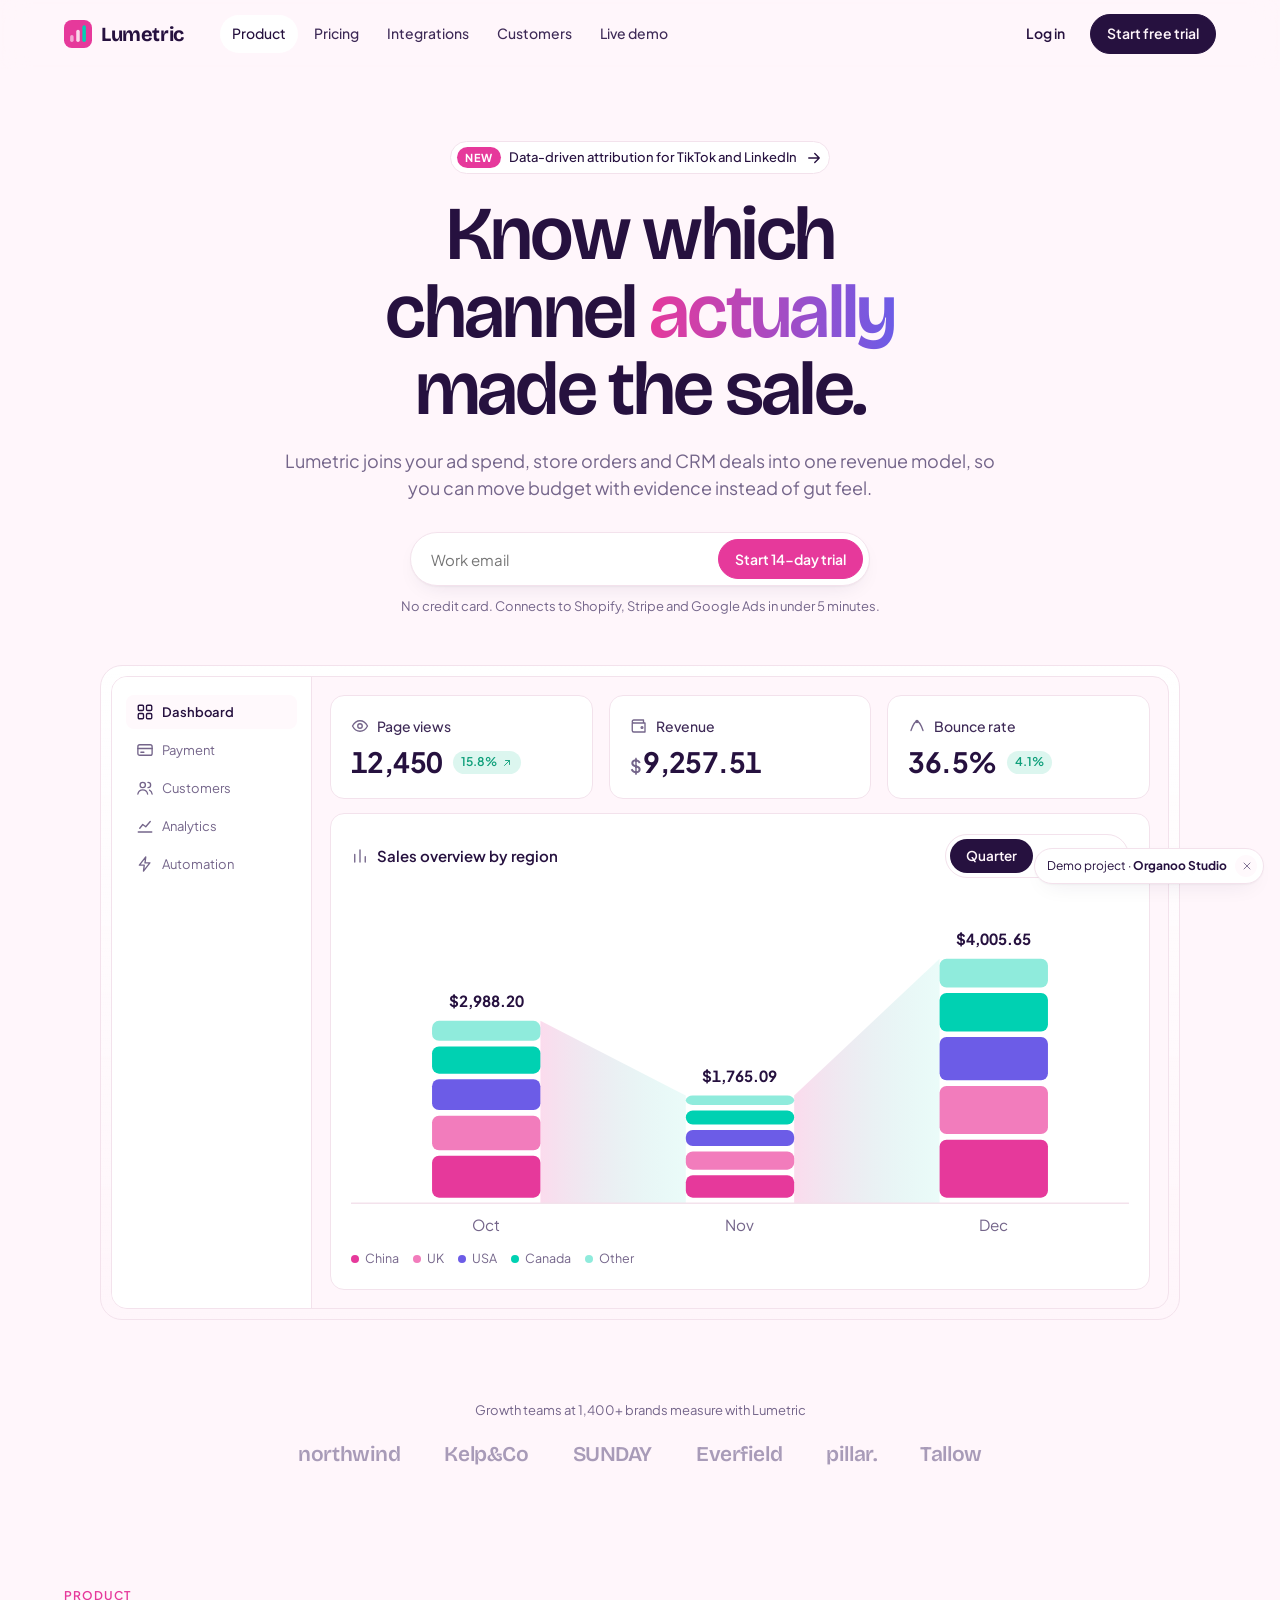
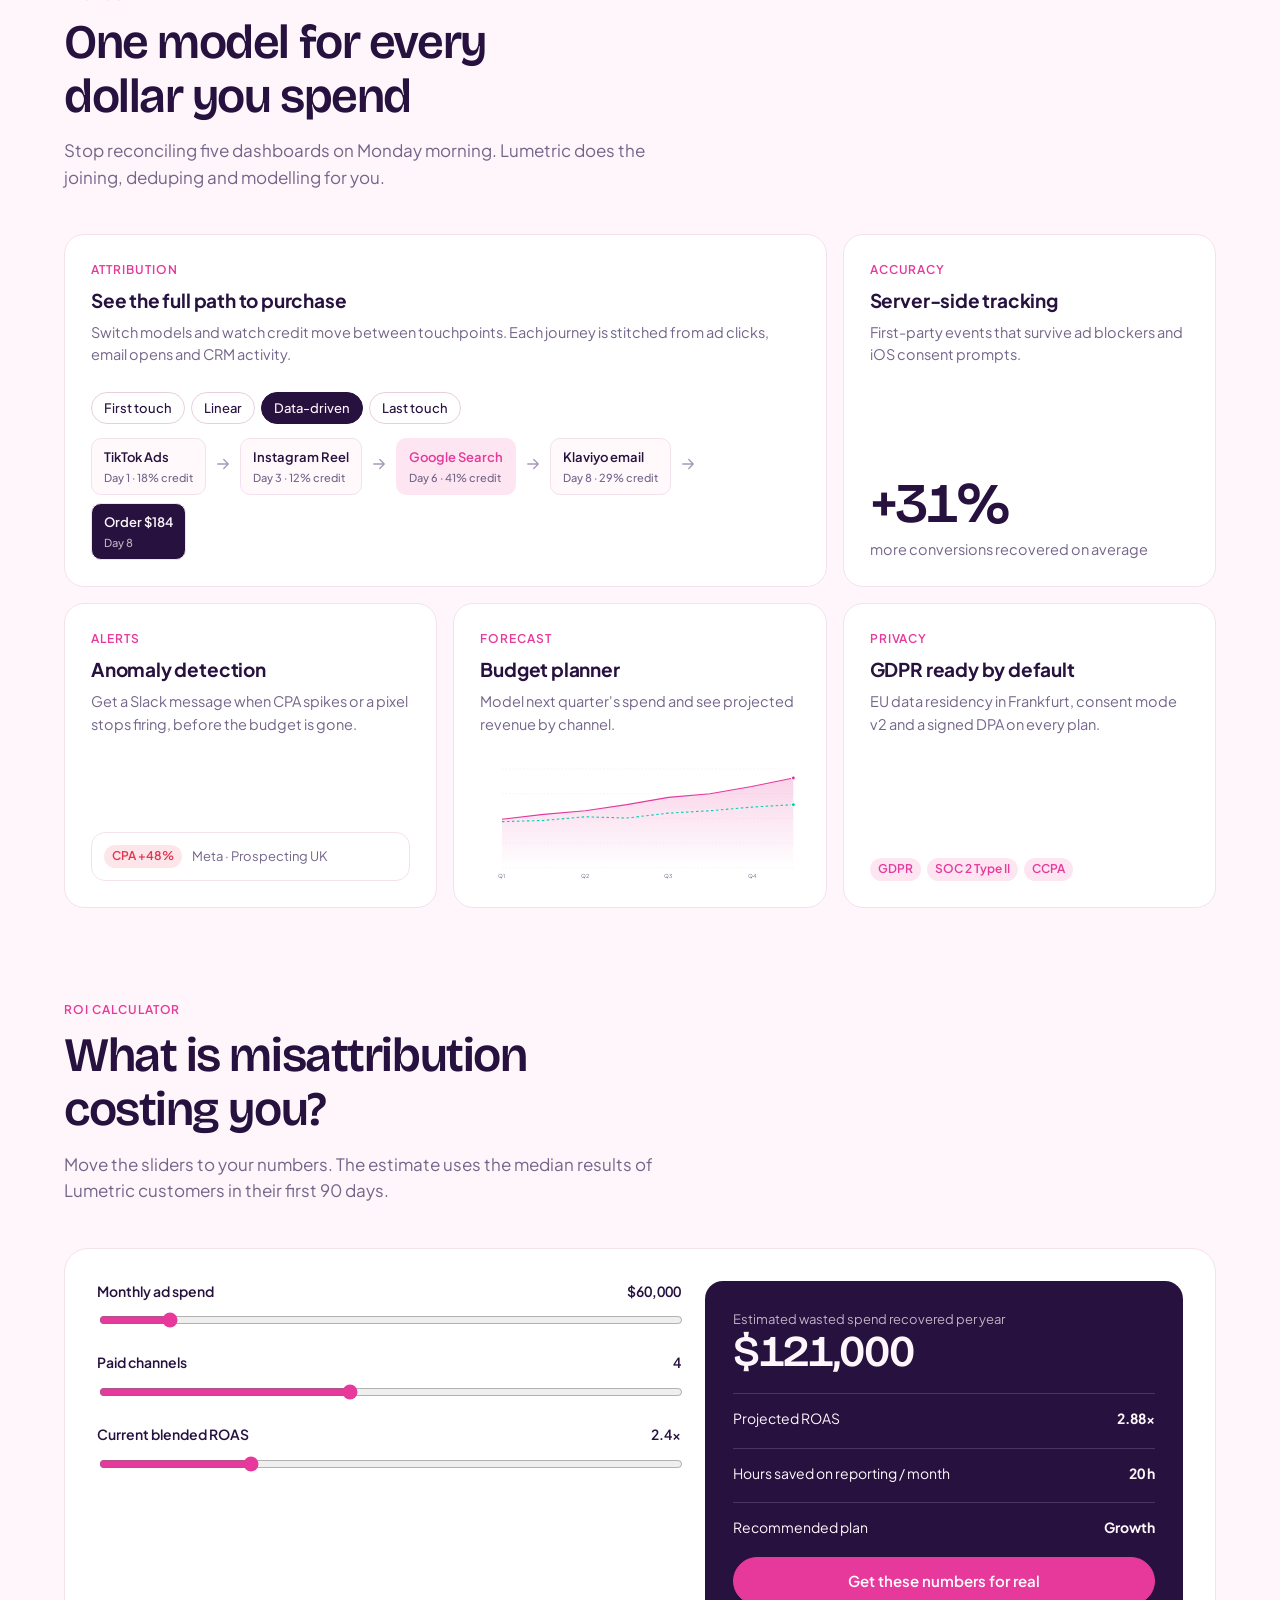
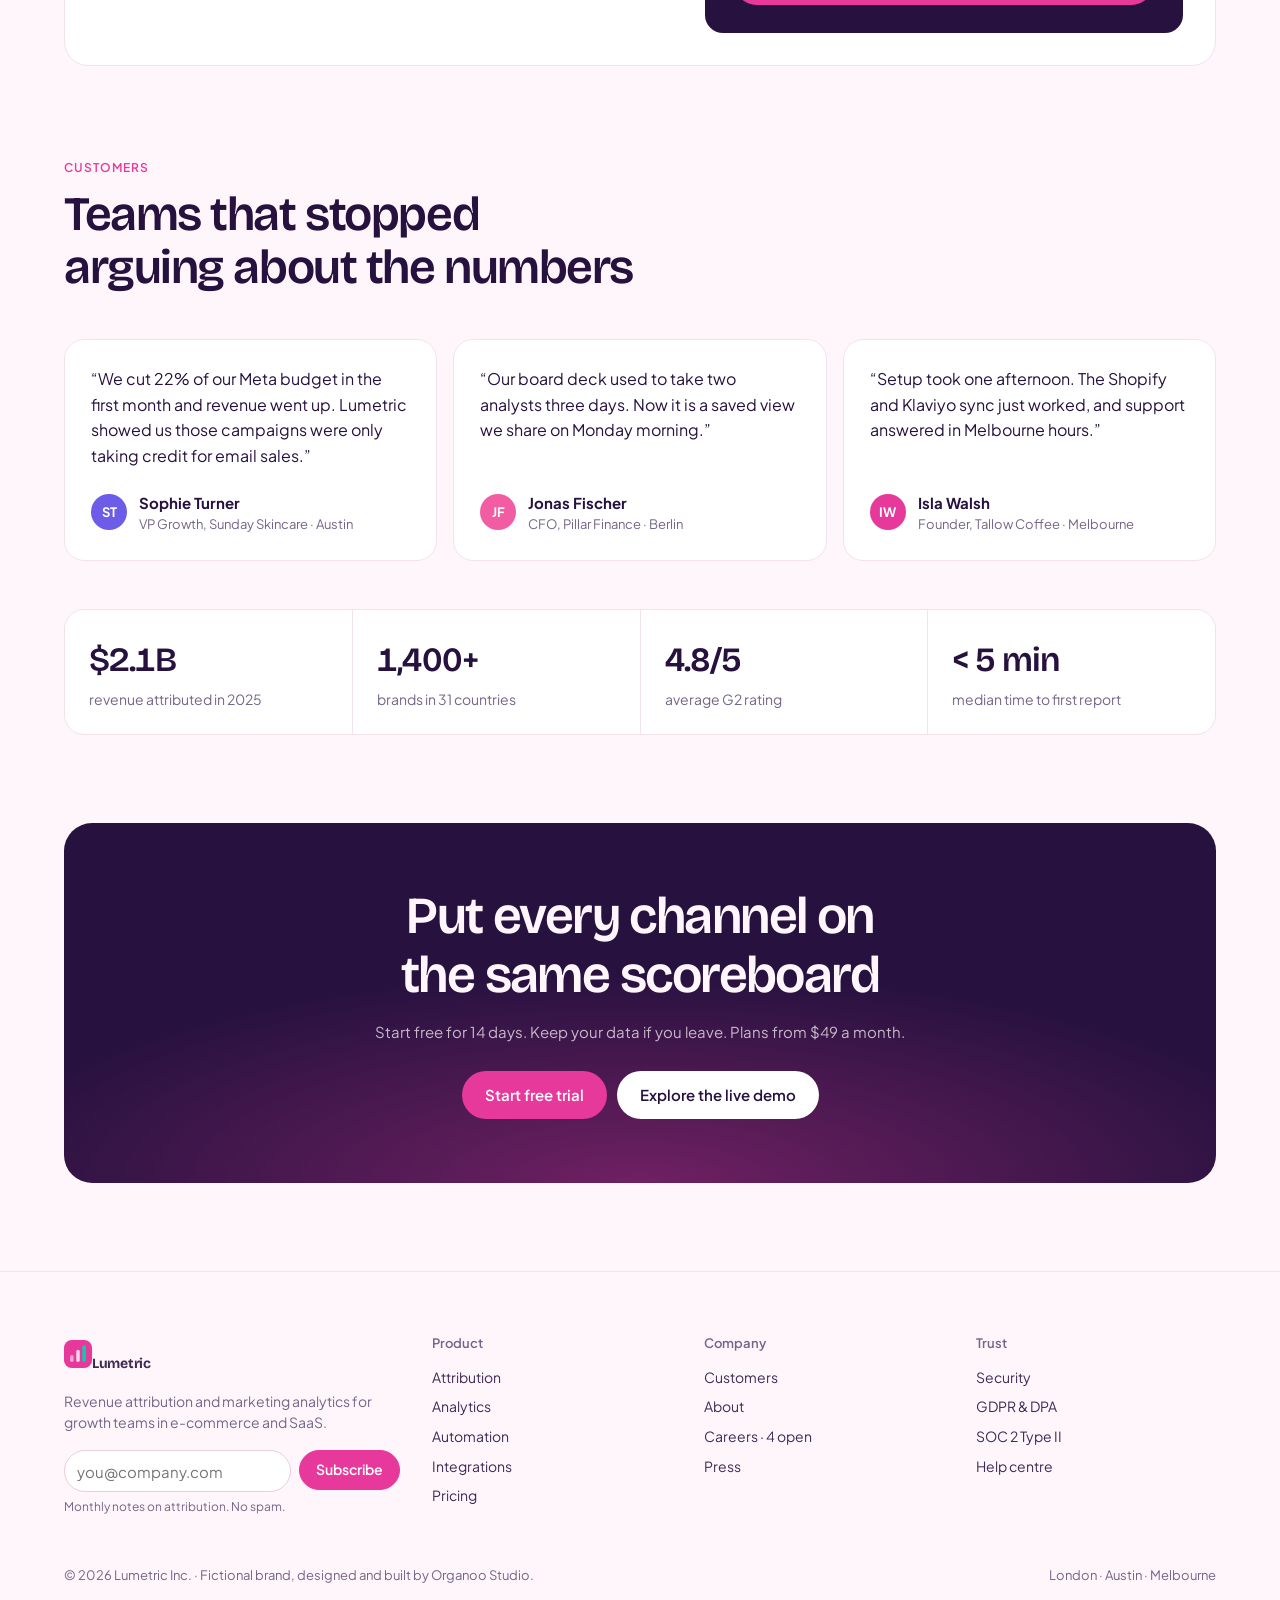
<file: 01-lumetric/index.html>
<!doctype html>
<html lang="en">
<head>
<meta charset="utf-8">
<meta name="viewport" content="width=device-width,initial-scale=1,viewport-fit=cover">
<title>Lumetric</title>
<meta name="description" content="Lumetric — marketing analytics and revenue attribution for growth teams. Demo project by Organoo Studio.">
<link rel="preconnect" href="https://fonts.googleapis.com">
<link rel="preconnect" href="https://fonts.gstatic.com" crossorigin>
<link rel="stylesheet" href="https://fonts.googleapis.com/css2?family=Bricolage+Grotesque:opsz,wght@12..96,500;12..96,600;12..96,700&family=Plus+Jakarta+Sans:wght@400;500;600;700&display=swap">
<script>document.documentElement.setAttribute("data-ui","light")</script>
<link rel="stylesheet" href="css/style.css">
</head>
<body>
<!-- ======================= SVG ICON SPRITE ======================= -->
<svg width="0" height="0" style="position:absolute" aria-hidden="true">
  <defs>
    <symbol id="i-grid" viewBox="0 0 24 24"><rect x="3" y="3" width="7" height="7" rx="1.5"/><rect x="14" y="3" width="7" height="7" rx="1.5"/><rect x="3" y="14" width="7" height="7" rx="1.5"/><rect x="14" y="14" width="7" height="7" rx="1.5"/></symbol>
    <symbol id="i-card" viewBox="0 0 24 24"><rect x="2.5" y="5" width="19" height="14" rx="2.5"/><path d="M2.5 10h19M6.5 15h4"/></symbol>
    <symbol id="i-users" viewBox="0 0 24 24"><circle cx="9" cy="8" r="3.5"/><path d="M2.5 20c.6-3.4 3.3-5.5 6.5-5.5s5.9 2.1 6.5 5.5"/><path d="M16 4.5a3.5 3.5 0 0 1 0 7M18 14.8c1.9.8 3.1 2.6 3.5 5.2"/></symbol>
    <symbol id="i-chat" viewBox="0 0 24 24"><path d="M4 5h16v11H9l-5 4z"/></symbol>
    <symbol id="i-box" viewBox="0 0 24 24"><path d="M3.5 7.5 12 3l8.5 4.5v9L12 21l-8.5-4.5z"/><path d="M3.5 7.5 12 12l8.5-4.5M12 12v9"/></symbol>
    <symbol id="i-doc" viewBox="0 0 24 24"><path d="M6 2.5h8.5L19 7v14.5H6z"/><path d="M14 2.5V7h5M9 12h7M9 16h5"/></symbol>
    <symbol id="i-chart" viewBox="0 0 24 24"><path d="M3 20h18"/><path d="m5 15 4-5 4 3 6-7"/></symbol>
    <symbol id="i-bolt" viewBox="0 0 24 24"><path d="M13 2.5 4.5 13.5H11l-1 8 8.5-11H12z"/></symbol>
    <symbol id="i-gear" viewBox="0 0 24 24"><circle cx="12" cy="12" r="3"/><path d="M19.4 15a1.7 1.7 0 0 0 .3 1.8l.1.1a2 2 0 1 1-2.8 2.8l-.1-.1a1.7 1.7 0 0 0-1.8-.3 1.7 1.7 0 0 0-1 1.5V21a2 2 0 1 1-4 0v-.1a1.7 1.7 0 0 0-1.1-1.5 1.7 1.7 0 0 0-1.8.3l-.1.1a2 2 0 1 1-2.8-2.8l.1-.1a1.7 1.7 0 0 0 .3-1.8 1.7 1.7 0 0 0-1.5-1H3a2 2 0 1 1 0-4h.1a1.7 1.7 0 0 0 1.5-1.1 1.7 1.7 0 0 0-.3-1.8l-.1-.1a2 2 0 1 1 2.8-2.8l.1.1a1.7 1.7 0 0 0 1.8.3H9a1.7 1.7 0 0 0 1-1.5V3a2 2 0 1 1 4 0v.1a1.7 1.7 0 0 0 1 1.5 1.7 1.7 0 0 0 1.8-.3l.1-.1a2 2 0 1 1 2.8 2.8l-.1.1a1.7 1.7 0 0 0-.3 1.8V9a1.7 1.7 0 0 0 1.5 1H21a2 2 0 1 1 0 4h-.1a1.7 1.7 0 0 0-1.5 1z"/></symbol>
    <symbol id="i-shield" viewBox="0 0 24 24"><path d="M12 2.5 4 5.5v6c0 5 3.4 8.6 8 10 4.6-1.4 8-5 8-10v-6z"/><path d="m8.5 12 2.5 2.5 4.5-5"/></symbol>
    <symbol id="i-help" viewBox="0 0 24 24"><circle cx="12" cy="12" r="9.5"/><path d="M9.5 9.2a2.6 2.6 0 0 1 5 .9c0 1.8-2.5 2.4-2.5 4M12 17.5v.1"/></symbol>
    <symbol id="i-search" viewBox="0 0 24 24"><circle cx="11" cy="11" r="7"/><path d="m20.5 20.5-4.5-4.5"/></symbol>
    <symbol id="i-bell" viewBox="0 0 24 24"><path d="M6 16V11a6 6 0 1 1 12 0v5l1.5 2h-15z"/><path d="M10 20.5a2.2 2.2 0 0 0 4 0"/></symbol>
    <symbol id="i-moon" viewBox="0 0 24 24"><path d="M20.5 14.5A8.5 8.5 0 0 1 9.5 3.5a8.5 8.5 0 1 0 11 11z"/></symbol>
    <symbol id="i-sun" viewBox="0 0 24 24"><circle cx="12" cy="12" r="4"/><path d="M12 2v2M12 20v2M4.9 4.9l1.4 1.4M17.7 17.7l1.4 1.4M2 12h2M20 12h2M4.9 19.1l1.4-1.4M17.7 6.3l1.4-1.4"/></symbol>
    <symbol id="i-eye" viewBox="0 0 24 24"><path d="M2 12s3.6-7 10-7 10 7 10 7-3.6 7-10 7S2 12 2 12z"/><circle cx="12" cy="12" r="3"/></symbol>
    <symbol id="i-wallet" viewBox="0 0 24 24"><path d="M3 7.5V18a2 2 0 0 0 2 2h15V8H5a2 2 0 0 1-2-2 2 2 0 0 1 2-2h13v4"/><circle cx="16" cy="14" r="1.2"/></symbol>
    <symbol id="i-bounce" viewBox="0 0 24 24"><path d="M4 18c3-9 5-12 8-12s5 3 8 12"/><circle cx="12" cy="6" r="1.4"/></symbol>
    <symbol id="i-mail" viewBox="0 0 24 24"><rect x="2.5" y="5" width="19" height="14" rx="2.5"/><path d="m3 6.5 9 6.5 9-6.5"/></symbol>
    <symbol id="i-bars" viewBox="0 0 24 24"><path d="M5 20V10M12 20V4M19 20v-7"/></symbol>
    <symbol id="i-filter" viewBox="0 0 24 24"><path d="M3 5h18M6.5 12h11M10 19h4"/></symbol>
    <symbol id="i-sort" viewBox="0 0 24 24"><path d="M7 4v16M3.5 7.5 7 4l3.5 3.5M17 20V4M13.5 16.5 17 20l3.5-3.5"/></symbol>
    <symbol id="i-dots" viewBox="0 0 24 24"><circle cx="5" cy="12" r="1.2"/><circle cx="12" cy="12" r="1.2"/><circle cx="19" cy="12" r="1.2"/></symbol>
    <symbol id="i-plus" viewBox="0 0 24 24"><path d="M12 5v14M5 12h14"/></symbol>
    <symbol id="i-x" viewBox="0 0 24 24"><path d="M6 6l12 12M18 6 6 18"/></symbol>
    <symbol id="i-check" viewBox="0 0 24 24"><path d="m5 12.5 4.5 4.5L19 7.5"/></symbol>
    <symbol id="i-arrow" viewBox="0 0 24 24"><path d="M5 12h14M13 6l6 6-6 6"/></symbol>
    <symbol id="i-up" viewBox="0 0 24 24"><path d="M7 17 17 7M9 7h8v8"/></symbol>
    <symbol id="i-down" viewBox="0 0 24 24"><path d="M7 7l10 10M17 9v8H9"/></symbol>
    <symbol id="i-menu" viewBox="0 0 24 24"><path d="M3.5 7h17M3.5 12h17M3.5 17h17"/></symbol>
    <symbol id="i-export" viewBox="0 0 24 24"><path d="M12 15V3M7.5 7.5 12 3l4.5 4.5M4 14v5.5h16V14"/></symbol>
    <symbol id="i-cal" viewBox="0 0 24 24"><rect x="3" y="4.5" width="18" height="16" rx="2.5"/><path d="M3 9.5h18M8 2.5v4M16 2.5v4"/></symbol>
    <symbol id="i-send" viewBox="0 0 24 24"><path d="M21 3 10 14M21 3l-7 18-4-7-7-4z"/></symbol>
    <symbol id="i-plug" viewBox="0 0 24 24"><path d="M9 2.5v5M15 2.5v5M6 7.5h12v4a6 6 0 0 1-12 0zM12 17.5v4"/></symbol>
    <symbol id="i-trash" viewBox="0 0 24 24"><path d="M4 6.5h16M9.5 6.5V4h5v2.5M6 6.5l1 14h10l1-14"/></symbol>
    <symbol id="i-out" viewBox="0 0 24 24"><path d="M15 4h4.5v16H15M10 16l-4-4 4-4M6 12h10"/></symbol>
    <symbol id="i-google" viewBox="0 0 24 24"><path d="M21 12.2c0-.7-.1-1.3-.2-1.9H12v3.6h5a4.3 4.3 0 0 1-1.9 2.8v2.3h3A9 9 0 0 0 21 12.2z"/><path d="M12 21a9 9 0 0 0 6.1-2.2l-3-2.3a5.6 5.6 0 0 1-8.3-2.9H3.7v2.4A9 9 0 0 0 12 21z"/><path d="M6.8 13.6a5.4 5.4 0 0 1 0-3.4V7.8H3.7a9 9 0 0 0 0 8.2z"/><path d="M12 6.6c1.3 0 2.5.5 3.4 1.3L18 5.3A9 9 0 0 0 3.7 7.8l3.1 2.4A5.4 5.4 0 0 1 12 6.6z"/></symbol>
  </defs>
</svg>
<svg width="0" height="0" style="position:absolute" aria-hidden="true"><defs>
  <symbol id="logo" viewBox="0 0 32 32"><rect width="32" height="32" rx="9" fill="var(--accent)"/><rect x="7" y="17" width="4" height="8" rx="2" fill="var(--accent-fg)" opacity=".55"/><rect x="14" y="11" width="4" height="14" rx="2" fill="var(--accent-fg)" opacity=".8"/><rect x="21" y="6" width="4" height="19" rx="2" fill="var(--teal)"/></symbol>
</defs></svg>

<div id="root"></div>
<div class="toasts" id="toasts" aria-live="polite"></div>
<div class="demo-badge" id="demoBadge"><span>Demo project · <b>Organoo Studio</b></span><button type="button" aria-label="Hide demo label" id="demoClose"><svg class="i" style="width:12px;height:12px"><use href="#i-x"/></svg></button></div>

<script src="js/app.js"></script>

</body>
</html>
</file>
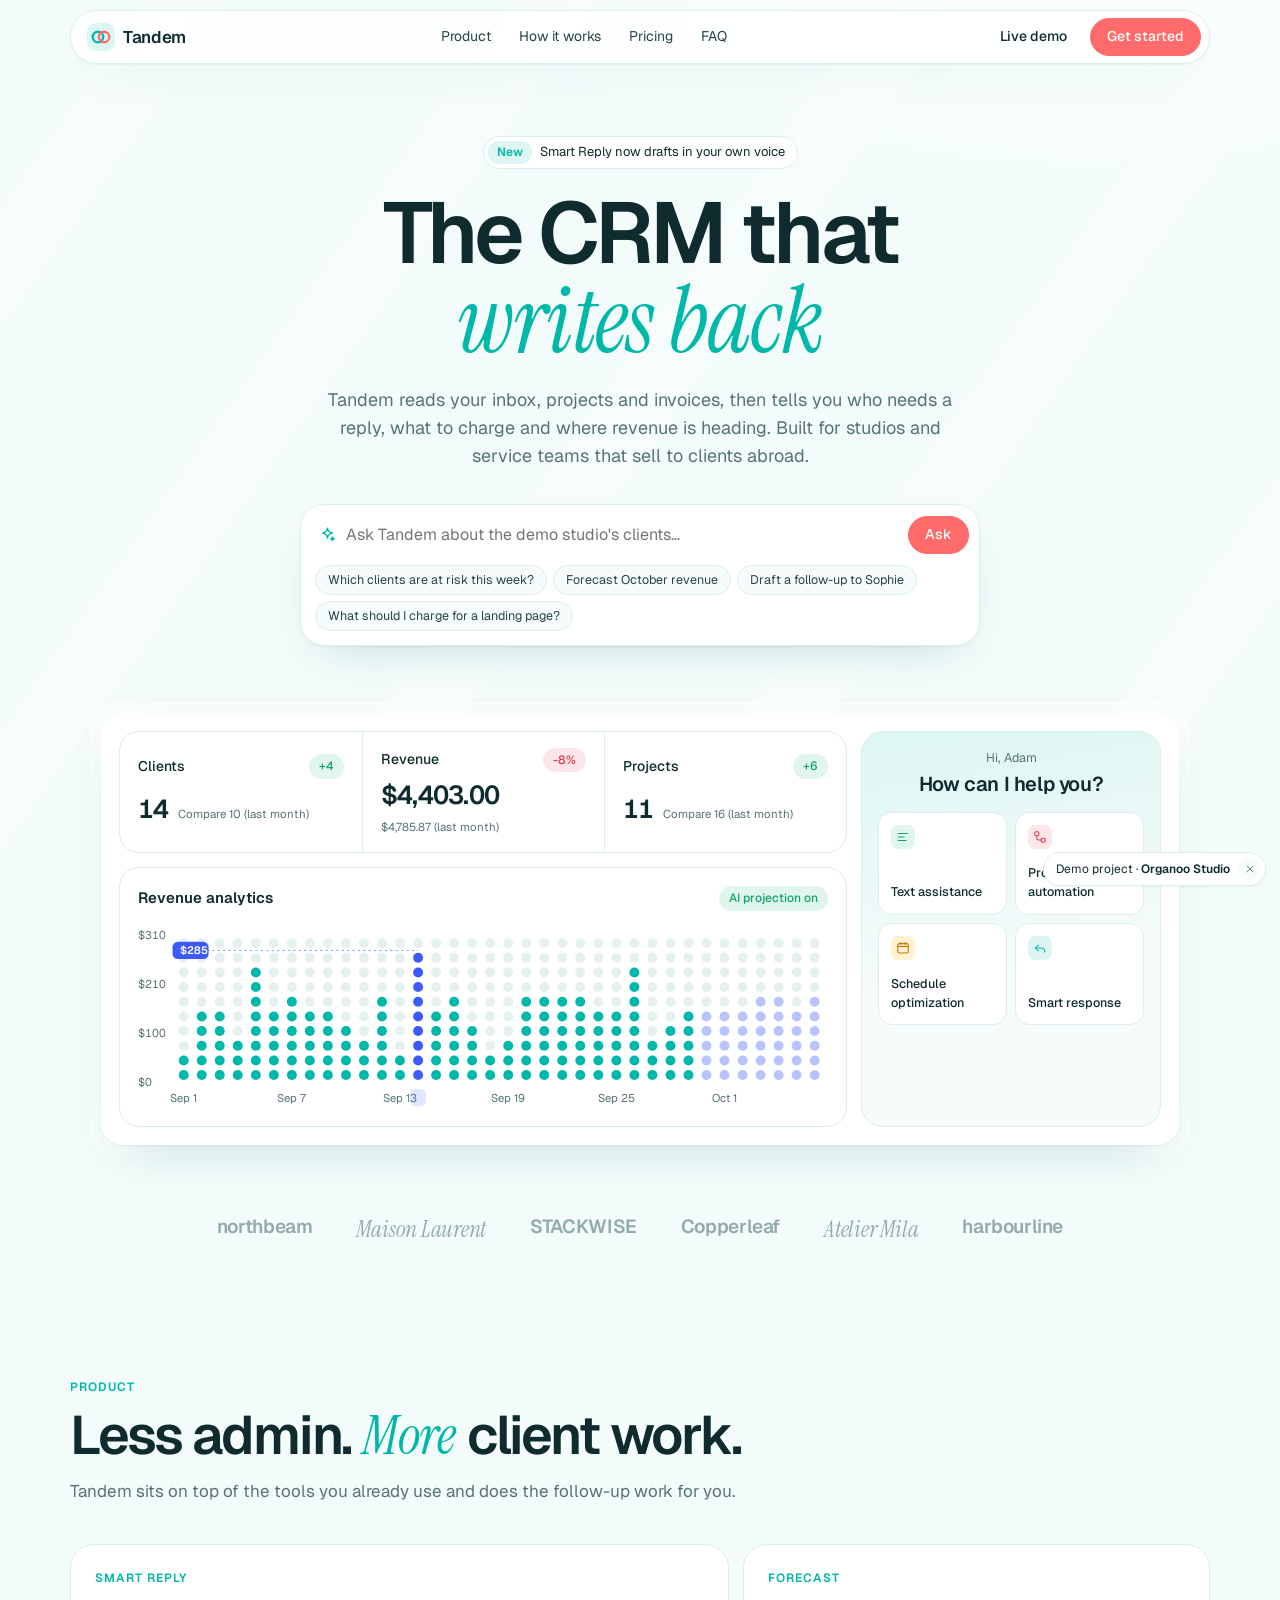
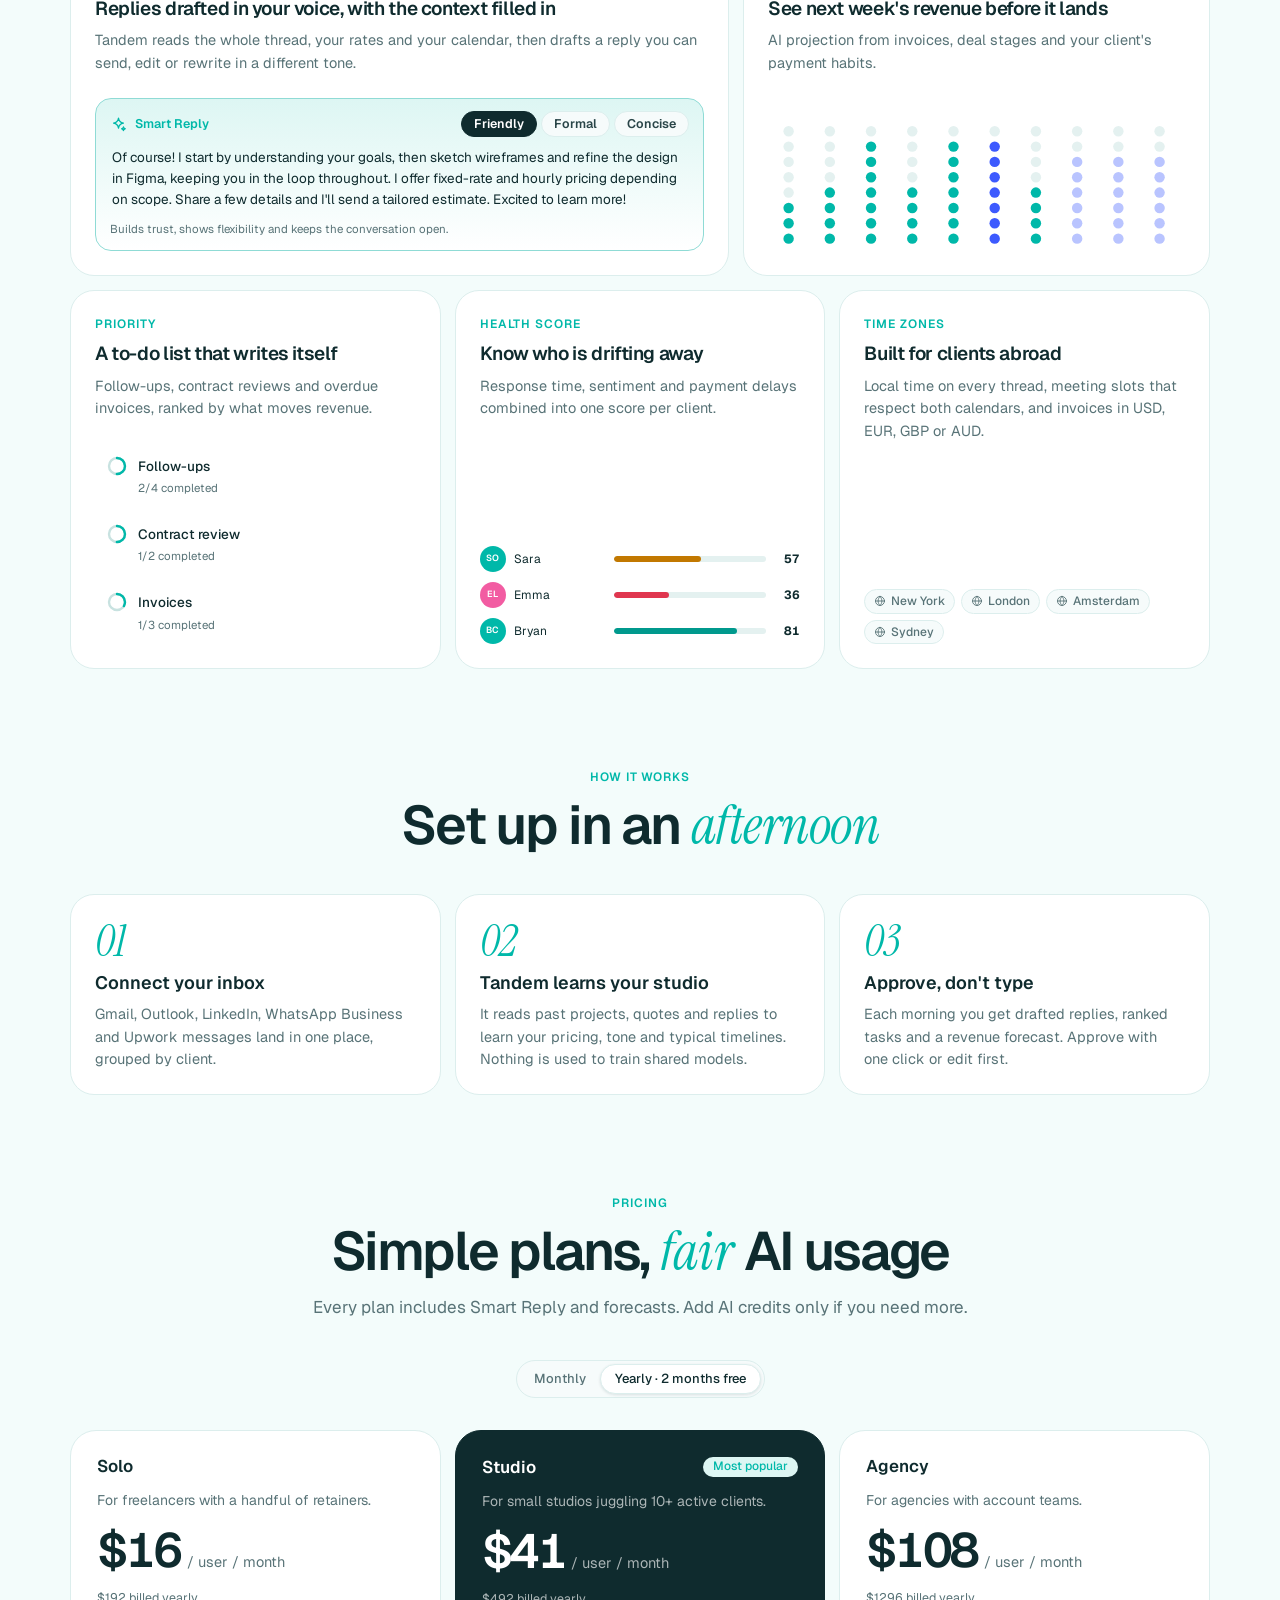
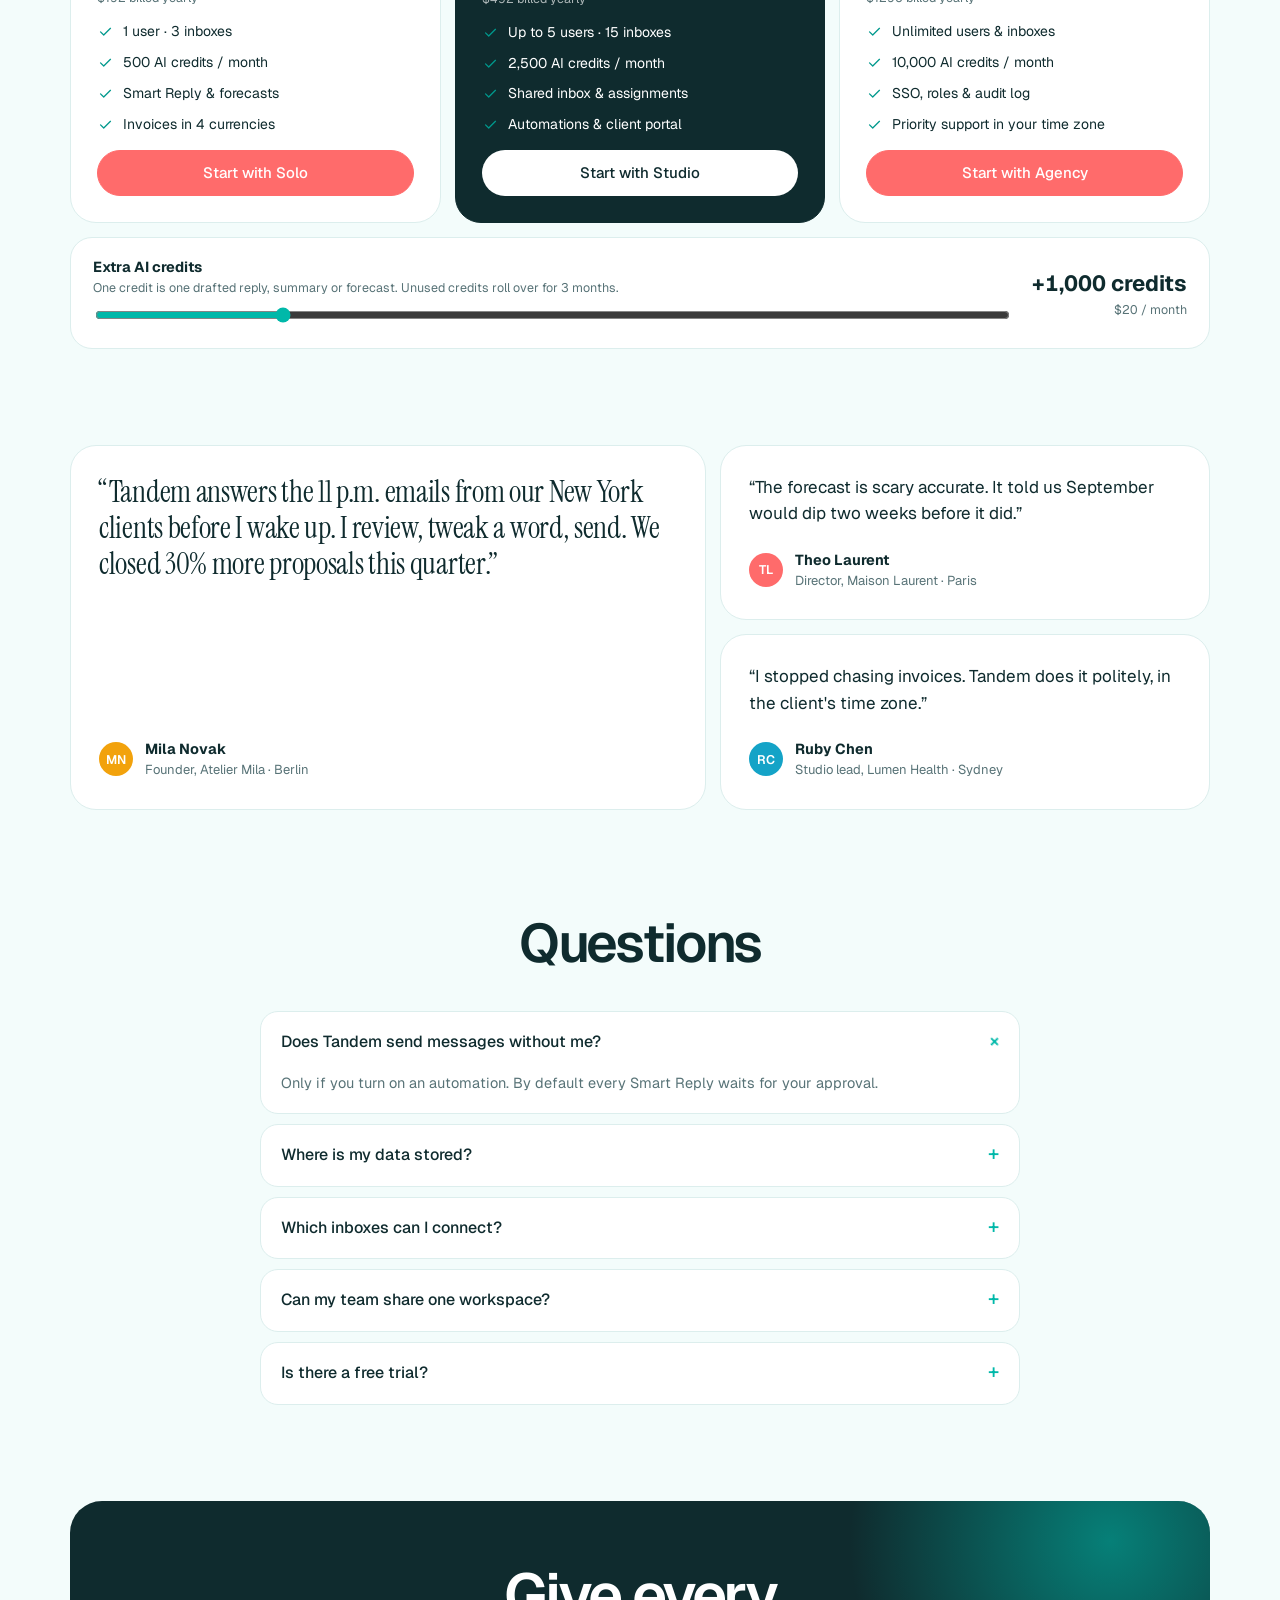
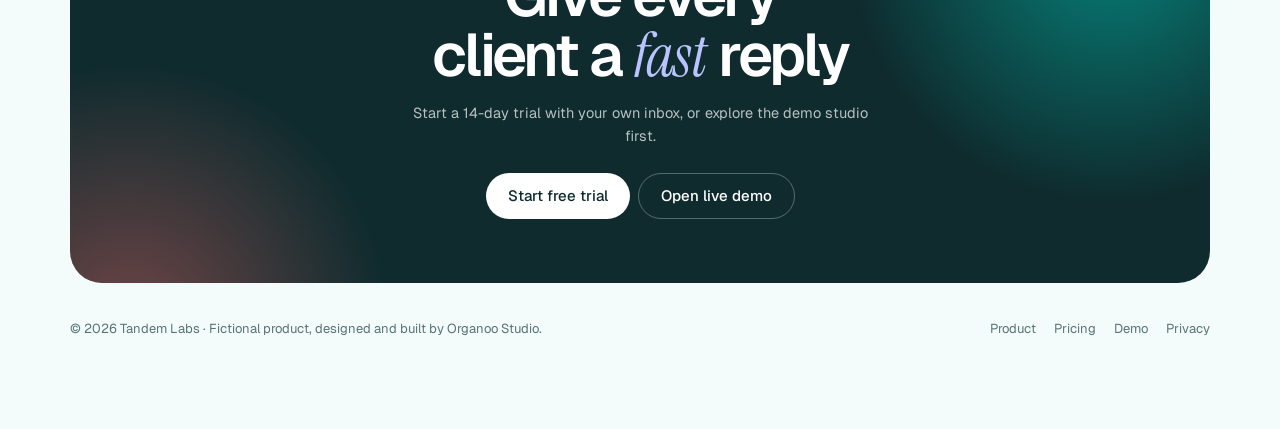
<file: 02-tandem/index.html>
<!doctype html>
<html lang="en">
<head>
<meta charset="utf-8">
<meta name="viewport" content="width=device-width,initial-scale=1,viewport-fit=cover">
<title>Tandem AI CRM</title>
<meta name="description" content="Tandem — the AI-native CRM for studios and B2B service teams. Demo project by Organoo Studio.">
<link rel="preconnect" href="https://fonts.googleapis.com">
<link rel="preconnect" href="https://fonts.gstatic.com" crossorigin>
<link rel="stylesheet" href="https://fonts.googleapis.com/css2?family=Geist:wght@400;500;600;700&family=Instrument+Serif:ital@0;1&display=swap">
<script>document.documentElement.setAttribute("data-ui","light")</script>
<link rel="stylesheet" href="css/style.css">
</head>
<body>


<svg width="0" height="0" style="position:absolute" aria-hidden="true"><defs>
 <symbol id="i-spark" viewBox="0 0 24 24"><path d="M12 3c.6 4.2 2.8 6.4 7 7-4.2.6-6.4 2.8-7 7-.6-4.2-2.8-6.4-7-7 4.2-.6 6.4-2.8 7-7z"/><path d="M19 15.5c.3 1.6 1 2.3 2.5 2.5-1.6.3-2.3 1-2.5 2.5-.3-1.6-1-2.3-2.5-2.5 1.6-.3 2.3-1 2.5-2.5z"/></symbol>
 <symbol id="i-search" viewBox="0 0 24 24"><circle cx="11" cy="11" r="7"/><path d="m20.5 20.5-4.5-4.5"/></symbol>
 <symbol id="i-refresh" viewBox="0 0 24 24"><path d="M20 11a8 8 0 0 0-14.7-3.5M4 4v4h4M4 13a8 8 0 0 0 14.7 3.5M20 20v-4h-4"/></symbol>
 <symbol id="i-send" viewBox="0 0 24 24"><path d="M21 3 10 14M21 3l-7 18-4-7-7-4z"/></symbol>
 <symbol id="i-plus" viewBox="0 0 24 24"><path d="M12 5v14M5 12h14"/></symbol>
 <symbol id="i-x" viewBox="0 0 24 24"><path d="M6 6l12 12M18 6 6 18"/></symbol>
 <symbol id="i-check" viewBox="0 0 24 24"><path d="m5 12.5 4.5 4.5L19 7.5"/></symbol>
 <symbol id="i-dots" viewBox="0 0 24 24"><circle cx="12" cy="5" r="1.2"/><circle cx="12" cy="12" r="1.2"/><circle cx="12" cy="19" r="1.2"/></symbol>
 <symbol id="i-arrow" viewBox="0 0 24 24"><path d="M5 12h14M13 6l6 6-6 6"/></symbol>
 <symbol id="i-chev" viewBox="0 0 24 24"><path d="m9 6 6 6-6 6"/></symbol>
 <symbol id="i-down" viewBox="0 0 24 24"><path d="M12 4v12M7 11l5 5 5-5M5 20h14"/></symbol>
 <symbol id="i-note" viewBox="0 0 24 24"><path d="M5 3.5h10l4 4v13H5z"/><path d="M9 12h6M9 16h4"/></symbol>
 <symbol id="i-cal" viewBox="0 0 24 24"><rect x="3" y="4.5" width="18" height="16" rx="3"/><path d="M3 9.5h18M8 2.5v4M16 2.5v4"/></symbol>
 <symbol id="i-flow" viewBox="0 0 24 24"><rect x="3" y="3" width="7" height="7" rx="2"/><rect x="14" y="14" width="7" height="7" rx="2"/><path d="M6.5 10v4a3 3 0 0 0 3 3H14"/></symbol>
 <symbol id="i-text" viewBox="0 0 24 24"><path d="M4 6h16M4 12h10M4 18h13"/></symbol>
 <symbol id="i-reply" viewBox="0 0 24 24"><path d="M9 7 4 12l5 5"/><path d="M4 12h10a6 6 0 0 1 6 6v1"/></symbol>
 <symbol id="i-edit" viewBox="0 0 24 24"><path d="M4 20h4L19 9l-4-4L4 16z"/><path d="m13.5 6.5 4 4"/></symbol>
 <symbol id="i-star" viewBox="0 0 24 24"><path d="m12 3 2.7 5.6 6.1.9-4.4 4.3 1 6.1L12 17l-5.4 2.9 1-6.1-4.4-4.3 6.1-.9z"/></symbol>
 <symbol id="i-mute" viewBox="0 0 24 24"><path d="M4 9h4l5-4v14l-5-4H4z"/><path d="m17 9 4 6M21 9l-4 6"/></symbol>
 <symbol id="i-clip" viewBox="0 0 24 24"><path d="m20 11-8.5 8.5a5 5 0 0 1-7-7L13 4a3.5 3.5 0 0 1 5 5l-8.5 8.5a2 2 0 0 1-3-3L14 7"/></symbol>
 <symbol id="i-bell" viewBox="0 0 24 24"><path d="M6 16V11a6 6 0 1 1 12 0v5l1.5 2h-15z"/><path d="M10 20.5a2.2 2.2 0 0 0 4 0"/></symbol>
 <symbol id="i-sum" viewBox="0 0 24 24"><path d="M4 5h16M4 10h12M4 15h16M4 20h9"/></symbol>
 <symbol id="i-tone" viewBox="0 0 24 24"><path d="M4 14c2-4 4-4 6 0s4 4 6 0 3-3 4-2"/></symbol>
 <symbol id="i-status" viewBox="0 0 24 24"><circle cx="12" cy="12" r="9"/><path d="M12 7v5l3 2"/></symbol>
 <symbol id="i-moon" viewBox="0 0 24 24"><path d="M20.5 14.5A8.5 8.5 0 0 1 9.5 3.5a8.5 8.5 0 1 0 11 11z"/></symbol>
 <symbol id="i-out" viewBox="0 0 24 24"><path d="M15 4h4.5v16H15M10 16l-4-4 4-4M6 12h10"/></symbol>
 <symbol id="i-home" viewBox="0 0 24 24"><path d="M4 11 12 4l8 7v9h-5v-6H9v6H4z"/></symbol>
 <symbol id="i-copy" viewBox="0 0 24 24"><rect x="8" y="8" width="12" height="12" rx="2.5"/><path d="M16 8V5.5A1.5 1.5 0 0 0 14.5 4h-9A1.5 1.5 0 0 0 4 5.5v9A1.5 1.5 0 0 0 5.5 16H8"/></symbol>
 <symbol id="i-mail" viewBox="0 0 24 24"><rect x="2.5" y="5" width="19" height="14" rx="3"/><path d="m3 6.5 9 6.5 9-6.5"/></symbol>
 <symbol id="i-globe" viewBox="0 0 24 24"><circle cx="12" cy="12" r="9"/><path d="M3 12h18M12 3c2.5 2.6 3.8 5.6 3.8 9s-1.3 6.4-3.8 9c-2.5-2.6-3.8-5.6-3.8-9S9.5 5.6 12 3z"/></symbol>
 <symbol id="logo" viewBox="0 0 32 32"><rect width="32" height="32" rx="10" fill="var(--accent-soft)"/><circle cx="12.5" cy="16" r="6" fill="none" stroke="var(--accent)" stroke-width="2.6"/><circle cx="19.5" cy="16" r="6" fill="none" stroke="var(--cta)" stroke-width="2.6"/></symbol>
</defs></svg>

<div id="root"></div>
<div class="toasts" id="toasts" aria-live="polite"></div>
<div class="demo-badge" id="demoBadge"><span>Demo project · <b>Organoo Studio</b></span><button type="button" aria-label="Hide demo label" id="demoClose"><svg class="i" style="width:12px;height:12px"><use href="#i-x"/></svg></button></div>

<script src="js/app.js"></script>

</body>
</html>
</file>
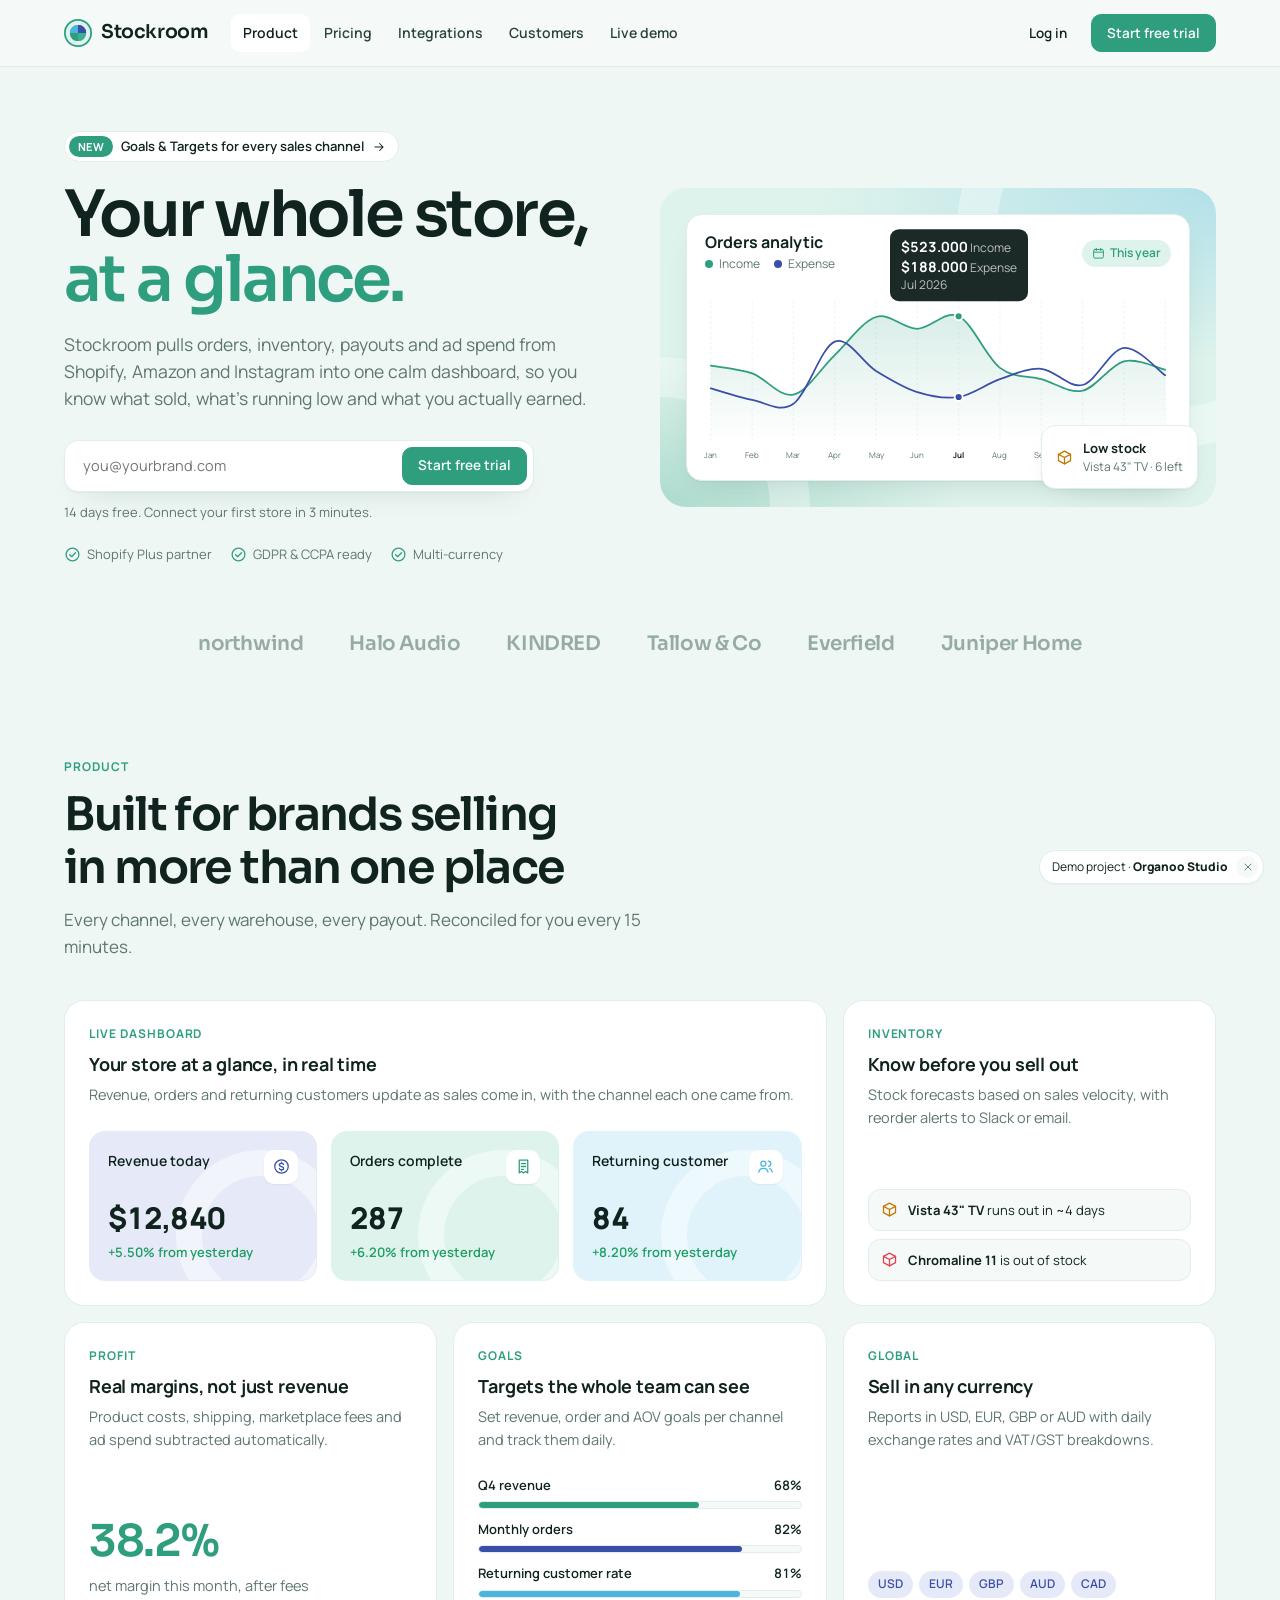
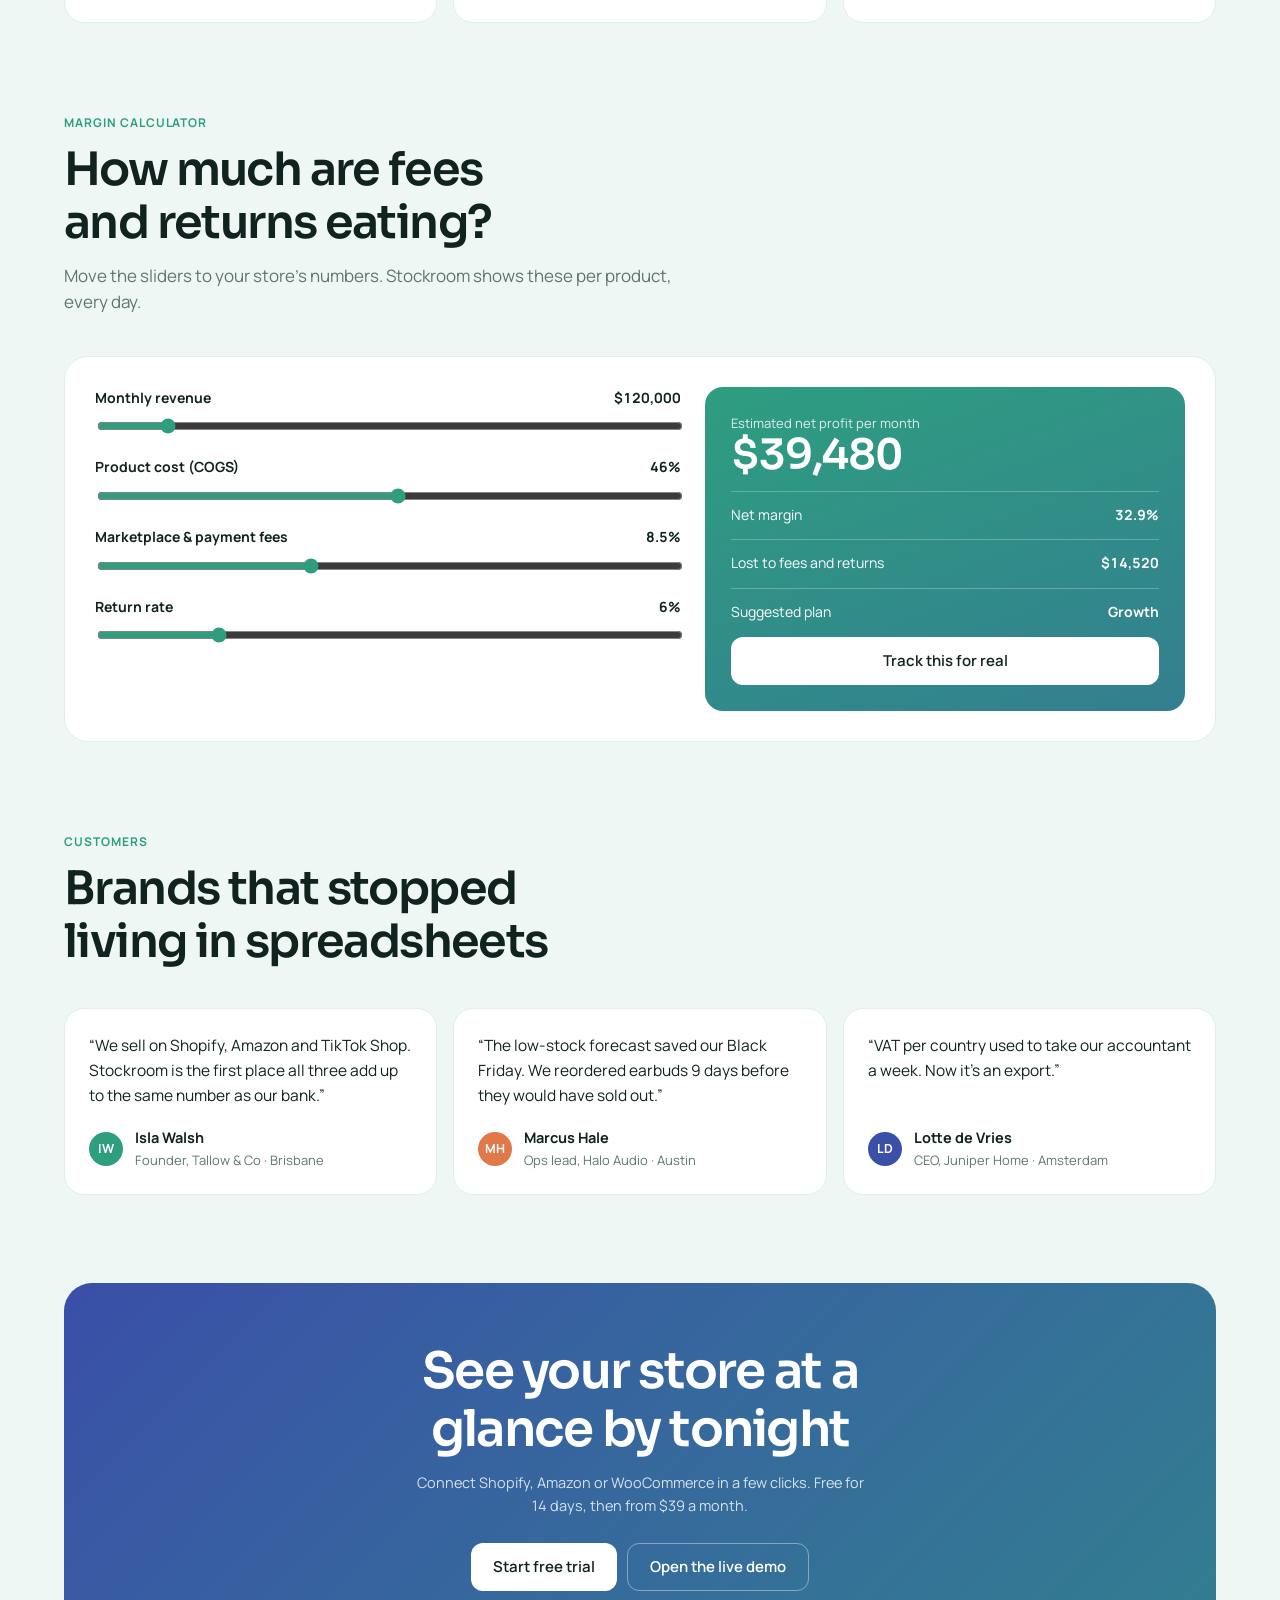
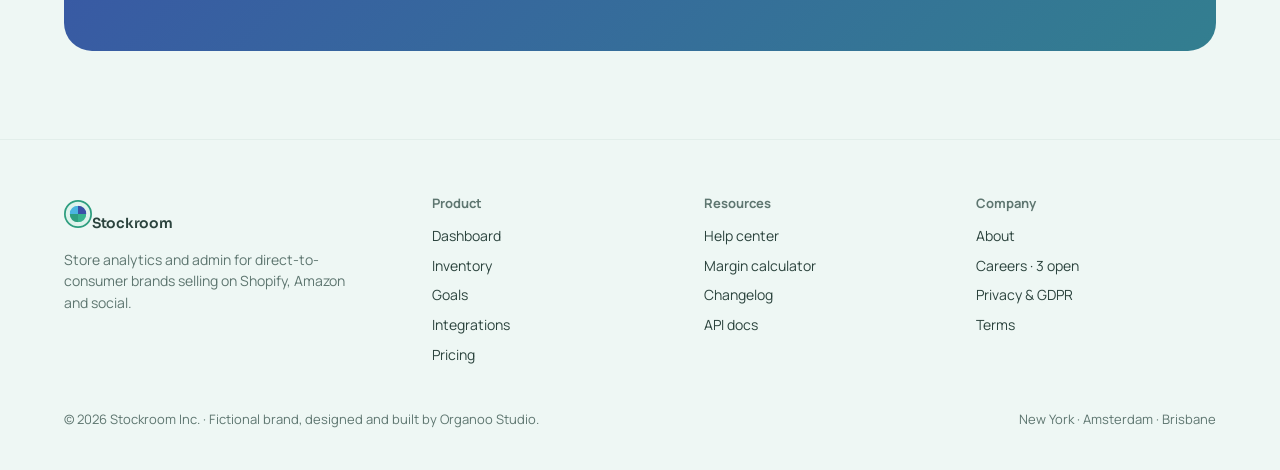
<file: 03-stockroom/index.html>
<!doctype html>
<html lang="en">
<head>
<meta charset="utf-8">
<meta name="viewport" content="width=device-width,initial-scale=1,viewport-fit=cover">
<title>Stockroom</title>
<meta name="description" content="Stockroom — store analytics and admin for direct-to-consumer brands. Demo project by Organoo Studio.">
<link rel="preconnect" href="https://fonts.googleapis.com">
<link rel="preconnect" href="https://fonts.gstatic.com" crossorigin>
<link rel="stylesheet" href="https://fonts.googleapis.com/css2?family=Manrope:wght@400;500;600;700;800&family=Sora:wght@500;600;700&display=swap">
<script>document.documentElement.setAttribute("data-ui","light")</script>
<link rel="stylesheet" href="css/style.css">
</head>
<body>


<svg width="0" height="0" style="position:absolute" aria-hidden="true"><defs>
 <symbol id="i-grid" viewBox="0 0 24 24"><rect x="3" y="3" width="7" height="7" rx="1.5"/><rect x="14" y="3" width="7" height="7" rx="1.5"/><rect x="3" y="14" width="7" height="7" rx="1.5"/><rect x="14" y="14" width="7" height="7" rx="1.5"/></symbol>
 <symbol id="i-users" viewBox="0 0 24 24"><circle cx="9" cy="8" r="3.5"/><path d="M2.5 20c.6-3.4 3.3-5.5 6.5-5.5s5.9 2.1 6.5 5.5"/><path d="M16 4.5a3.5 3.5 0 0 1 0 7M18 14.8c1.9.8 3.1 2.6 3.5 5.2"/></symbol>
 <symbol id="i-bag" viewBox="0 0 24 24"><path d="M5 8h14l-1 12.5H6z"/><path d="M9 8V6.5a3 3 0 0 1 6 0V8"/></symbol>
 <symbol id="i-box" viewBox="0 0 24 24"><path d="M3.5 7.5 12 3l8.5 4.5v9L12 21l-8.5-4.5z"/><path d="M3.5 7.5 12 12l8.5-4.5M12 12v9"/></symbol>
 <symbol id="i-swap" viewBox="0 0 24 24"><path d="M4 8h14l-3.5-3.5M20 16H6l3.5 3.5"/></symbol>
 <symbol id="i-target" viewBox="0 0 24 24"><circle cx="12" cy="12" r="9"/><circle cx="12" cy="12" r="5"/><circle cx="12" cy="12" r="1.3"/></symbol>
 <symbol id="i-bars" viewBox="0 0 24 24"><rect x="4" y="12" width="3.5" height="8" rx="1"/><rect x="10.25" y="7" width="3.5" height="13" rx="1"/><rect x="16.5" y="3.5" width="3.5" height="16.5" rx="1"/></symbol>
 <symbol id="i-tag" viewBox="0 0 24 24"><path d="M3 12V4h8l10 10-8 8z"/><circle cx="7.5" cy="8" r="1.4"/></symbol>
 <symbol id="i-help" viewBox="0 0 24 24"><circle cx="12" cy="12" r="9.5"/><path d="M9.5 9.2a2.6 2.6 0 0 1 5 .9c0 1.8-2.5 2.4-2.5 4M12 17.5v.1"/></symbol>
 <symbol id="i-gear" viewBox="0 0 24 24"><circle cx="12" cy="12" r="3"/><path d="M19.4 15a1.7 1.7 0 0 0 .3 1.8l.1.1a2 2 0 1 1-2.8 2.8l-.1-.1a1.7 1.7 0 0 0-1.8-.3 1.7 1.7 0 0 0-1 1.5V21a2 2 0 1 1-4 0v-.1a1.7 1.7 0 0 0-1.1-1.5 1.7 1.7 0 0 0-1.8.3l-.1.1a2 2 0 1 1-2.8-2.8l.1-.1a1.7 1.7 0 0 0 .3-1.8 1.7 1.7 0 0 0-1.5-1H3a2 2 0 1 1 0-4h.1a1.7 1.7 0 0 0 1.5-1.1 1.7 1.7 0 0 0-.3-1.8l-.1-.1a2 2 0 1 1 2.8-2.8l.1.1a1.7 1.7 0 0 0 1.8.3H9a1.7 1.7 0 0 0 1-1.5V3a2 2 0 1 1 4 0v.1a1.7 1.7 0 0 0 1 1.5 1.7 1.7 0 0 0 1.8-.3l.1-.1a2 2 0 1 1 2.8 2.8l-.1.1a1.7 1.7 0 0 0-.3 1.8V9a1.7 1.7 0 0 0 1.5 1H21a2 2 0 1 1 0 4h-.1a1.7 1.7 0 0 0-1.5 1z"/></symbol>
 <symbol id="i-search" viewBox="0 0 24 24"><circle cx="11" cy="11" r="7"/><path d="m20.5 20.5-4.5-4.5"/></symbol>
 <symbol id="i-bell" viewBox="0 0 24 24"><path d="M6 16V11a6 6 0 1 1 12 0v5l1.5 2h-15z"/><path d="M10 20.5a2.2 2.2 0 0 0 4 0"/></symbol>
 <symbol id="i-export" viewBox="0 0 24 24"><path d="M12 15V3M7.5 7.5 12 3l4.5 4.5M4 14v5.5h16V14"/></symbol>
 <symbol id="i-sliders" viewBox="0 0 24 24"><path d="M4 7h10M18 7h2M4 17h4M12 17h8"/><circle cx="16" cy="7" r="2"/><circle cx="10" cy="17" r="2"/></symbol>
 <symbol id="i-dollar" viewBox="0 0 24 24"><circle cx="12" cy="12" r="9.5"/><path d="M15 9.2c-.5-1-1.6-1.6-3-1.6-1.8 0-3 .9-3 2.2 0 3.2 6 1.6 6 4.6 0 1.3-1.3 2.2-3 2.2-1.5 0-2.7-.7-3.1-1.8M12 6v1.6M12 16.6v1.6"/></symbol>
 <symbol id="i-receipt" viewBox="0 0 24 24"><path d="M6 3h12v18l-3-2-3 2-3-2-3 2z"/><path d="M9 8h6M9 12h6M9 16h3"/></symbol>
 <symbol id="i-cal" viewBox="0 0 24 24"><rect x="3" y="4.5" width="18" height="16" rx="2.5"/><path d="M3 9.5h18M8 2.5v4M16 2.5v4"/></symbol>
 <symbol id="i-trend" viewBox="0 0 24 24"><path d="m3 17 6-6 4 4 8-8"/><path d="M15 7h6v6"/></symbol>
 <symbol id="i-link" viewBox="0 0 24 24"><path d="M14 4h6v6M20 4l-9 9M18 14v6H4V6h6"/></symbol>
 <symbol id="i-plus" viewBox="0 0 24 24"><path d="M12 5v14M5 12h14"/></symbol>
 <symbol id="i-pluscircle" viewBox="0 0 24 24"><circle cx="12" cy="12" r="9"/><path d="M12 8v8M8 12h8"/></symbol>
 <symbol id="i-x" viewBox="0 0 24 24"><path d="M6 6l12 12M18 6 6 18"/></symbol>
 <symbol id="i-check" viewBox="0 0 24 24"><path d="m5 12.5 4.5 4.5L19 7.5"/></symbol>
 <symbol id="i-checkc" viewBox="0 0 24 24"><circle cx="12" cy="12" r="9"/><path d="m8 12.3 2.8 2.8L16.2 9.6"/></symbol>
 <symbol id="i-dots" viewBox="0 0 24 24"><circle cx="5" cy="12" r="1.2"/><circle cx="12" cy="12" r="1.2"/><circle cx="19" cy="12" r="1.2"/></symbol>
 <symbol id="i-arrow" viewBox="0 0 24 24"><path d="M5 12h14M13 6l6 6-6 6"/></symbol>
 <symbol id="i-chev" viewBox="0 0 24 24"><path d="m9 6 6 6-6 6"/></symbol>
 <symbol id="i-updown" viewBox="0 0 24 24"><path d="m8 9 4-4 4 4M8 15l4 4 4-4"/></symbol>
 <symbol id="i-home" viewBox="0 0 24 24"><path d="M4 11 12 4l8 7v9h-5v-6H9v6H4z"/></symbol>
 <symbol id="i-db" viewBox="0 0 24 24"><ellipse cx="12" cy="6" rx="7" ry="2.8"/><path d="M5 6v12c0 1.5 3.1 2.8 7 2.8s7-1.3 7-2.8V6M5 12c0 1.5 3.1 2.8 7 2.8s7-1.3 7-2.8"/></symbol>
 <symbol id="i-menu" viewBox="0 0 24 24"><path d="M3.5 7h17M3.5 12h17M3.5 17h17"/></symbol>
 <symbol id="i-panel" viewBox="0 0 24 24"><rect x="3" y="4" width="18" height="16" rx="3"/><path d="M9 4v16"/></symbol>
 <symbol id="i-moon" viewBox="0 0 24 24"><path d="M20.5 14.5A8.5 8.5 0 0 1 9.5 3.5a8.5 8.5 0 1 0 11 11z"/></symbol>
 <symbol id="i-sun" viewBox="0 0 24 24"><circle cx="12" cy="12" r="4"/><path d="M12 2v2M12 20v2M4.9 4.9l1.4 1.4M17.7 17.7l1.4 1.4M2 12h2M20 12h2M4.9 19.1l1.4-1.4M17.7 6.3l1.4-1.4"/></symbol>
 <symbol id="i-truck" viewBox="0 0 24 24"><path d="M3 6h11v10H3zM14 9h4l3 3v4h-7"/><circle cx="7" cy="17.5" r="1.8"/><circle cx="17" cy="17.5" r="1.8"/></symbol>
 <symbol id="i-refund" viewBox="0 0 24 24"><path d="M9 14 4 9l5-5"/><path d="M4 9h11a5 5 0 0 1 0 10h-3"/></symbol>
 <symbol id="i-trash" viewBox="0 0 24 24"><path d="M4 6.5h16M9.5 6.5V4h5v2.5M6 6.5l1 14h10l1-14"/></symbol>
 <symbol id="i-edit" viewBox="0 0 24 24"><path d="M4 20h4L19 9l-4-4L4 16z"/><path d="m13.5 6.5 4 4"/></symbol>
 <symbol id="i-copy" viewBox="0 0 24 24"><rect x="8" y="8" width="12" height="12" rx="2.5"/><path d="M16 8V5.5A1.5 1.5 0 0 0 14.5 4h-9A1.5 1.5 0 0 0 4 5.5v9A1.5 1.5 0 0 0 5.5 16H8"/></symbol>
 <symbol id="i-out" viewBox="0 0 24 24"><path d="M15 4h4.5v16H15M10 16l-4-4 4-4M6 12h10"/></symbol>
 <symbol id="i-shield" viewBox="0 0 24 24"><path d="M12 2.5 4 5.5v6c0 5 3.4 8.6 8 10 4.6-1.4 8-5 8-10v-6z"/><path d="m8.5 12 2.5 2.5 4.5-5"/></symbol>
 <symbol id="i-google" viewBox="0 0 24 24"><path d="M21 12.2c0-.7-.1-1.3-.2-1.9H12v3.6h5a4.3 4.3 0 0 1-1.9 2.8v2.3h3A9 9 0 0 0 21 12.2z"/><path d="M12 21a9 9 0 0 0 6.1-2.2l-3-2.3a5.6 5.6 0 0 1-8.3-2.9H3.7v2.4A9 9 0 0 0 12 21z"/><path d="M6.8 13.6a5.4 5.4 0 0 1 0-3.4V7.8H3.7a9 9 0 0 0 0 8.2z"/><path d="M12 6.6c1.3 0 2.5.5 3.4 1.3L18 5.3A9 9 0 0 0 3.7 7.8l3.1 2.4A5.4 5.4 0 0 1 12 6.6z"/></symbol>
 <symbol id="logo" viewBox="0 0 32 32"><circle cx="16" cy="16" r="15" fill="var(--accent-soft)" stroke="var(--accent)" stroke-width="2"/><path d="M16 5.5v21M5.5 16h21" stroke="var(--surface)" stroke-width="3.2"/><circle cx="16" cy="16" r="9.5" fill="none"/><path d="M16 6.5A9.5 9.5 0 0 1 25.5 16H16z" fill="var(--navy)"/><path d="M16 25.5A9.5 9.5 0 0 1 6.5 16H16z" fill="var(--accent)"/><path d="M6.5 16A9.5 9.5 0 0 1 16 6.5V16z" fill="var(--sky)"/><path d="M25.5 16A9.5 9.5 0 0 1 16 25.5V16z" fill="var(--accent-2)"/></symbol>
</defs></svg>

<div id="root"></div>
<div class="toasts" id="toasts" aria-live="polite"></div>
<div class="demo-badge" id="demoBadge"><span>Demo project · <b>Organoo Studio</b></span><button type="button" aria-label="Hide demo label" id="demoClose"><svg class="i" style="width:12px;height:12px"><use href="#i-x"/></svg></button></div>

<script src="js/app.js"></script>

</body>
</html>
</file>
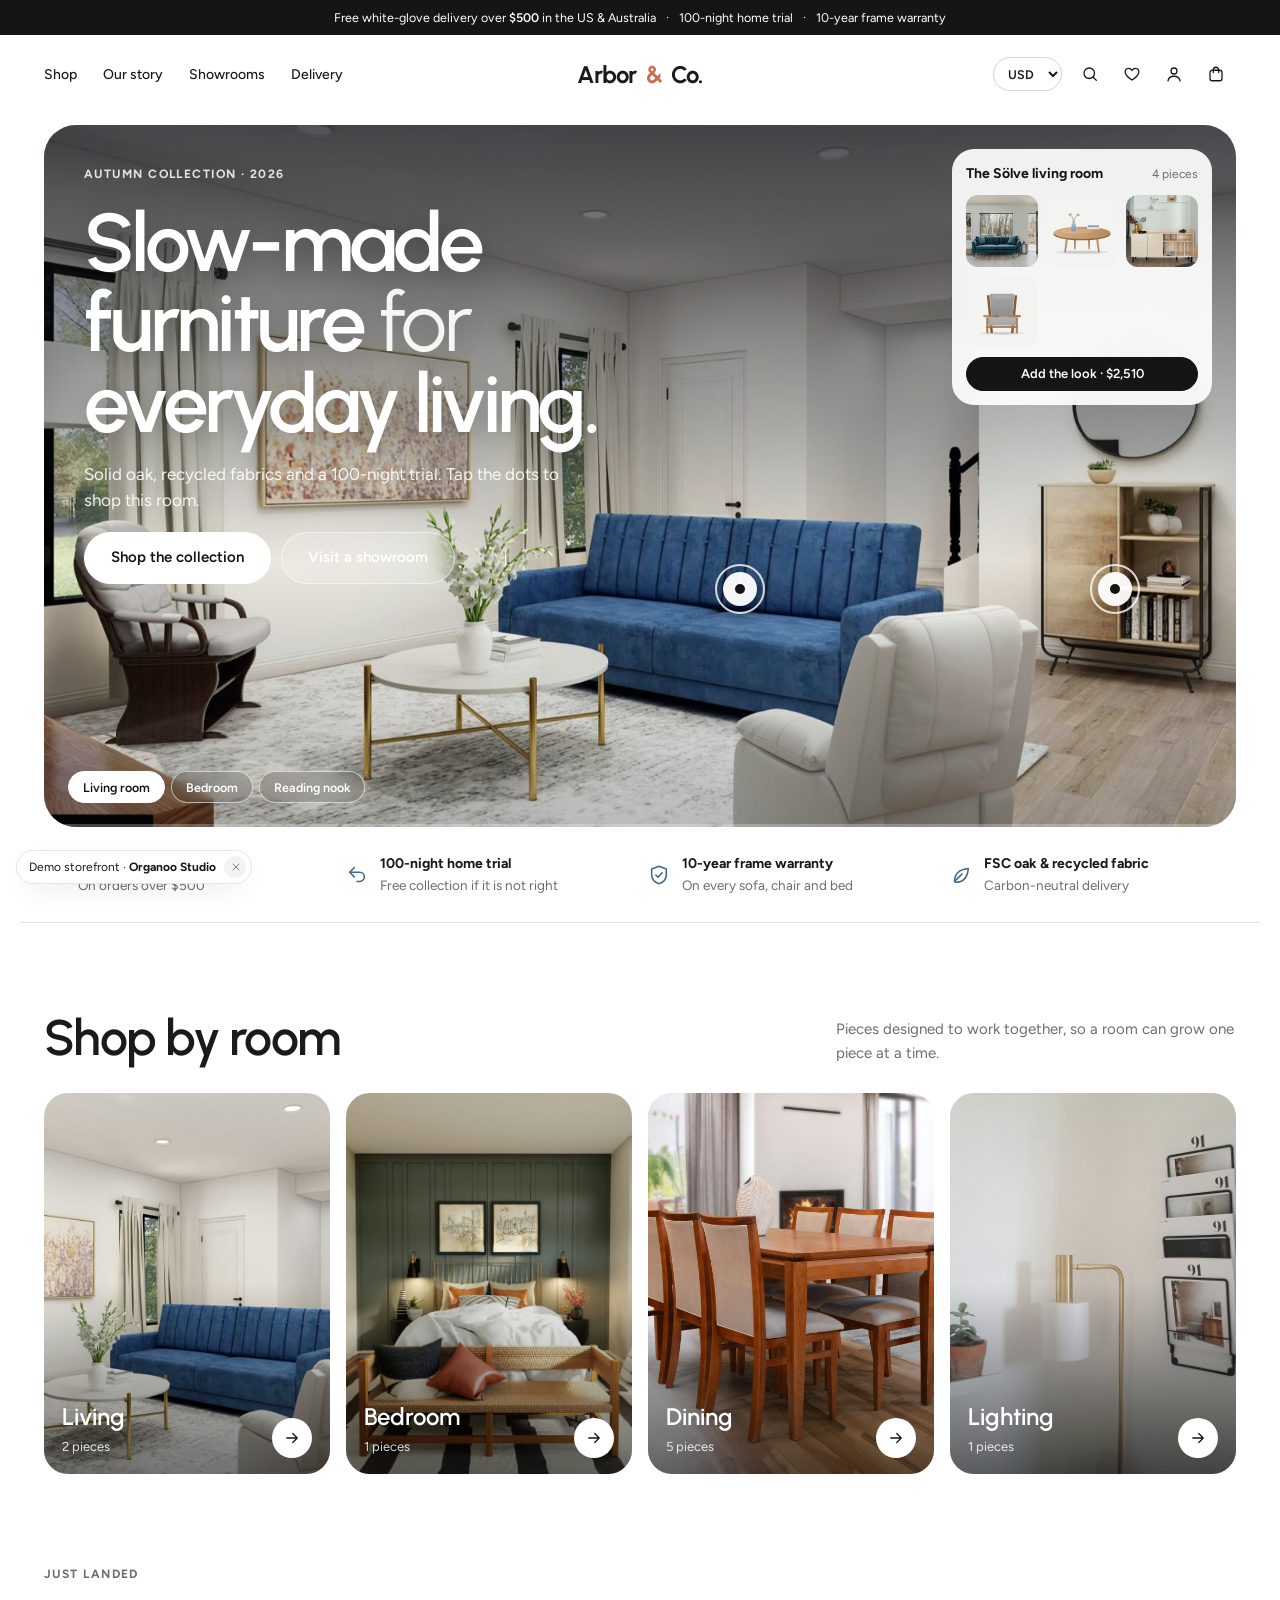
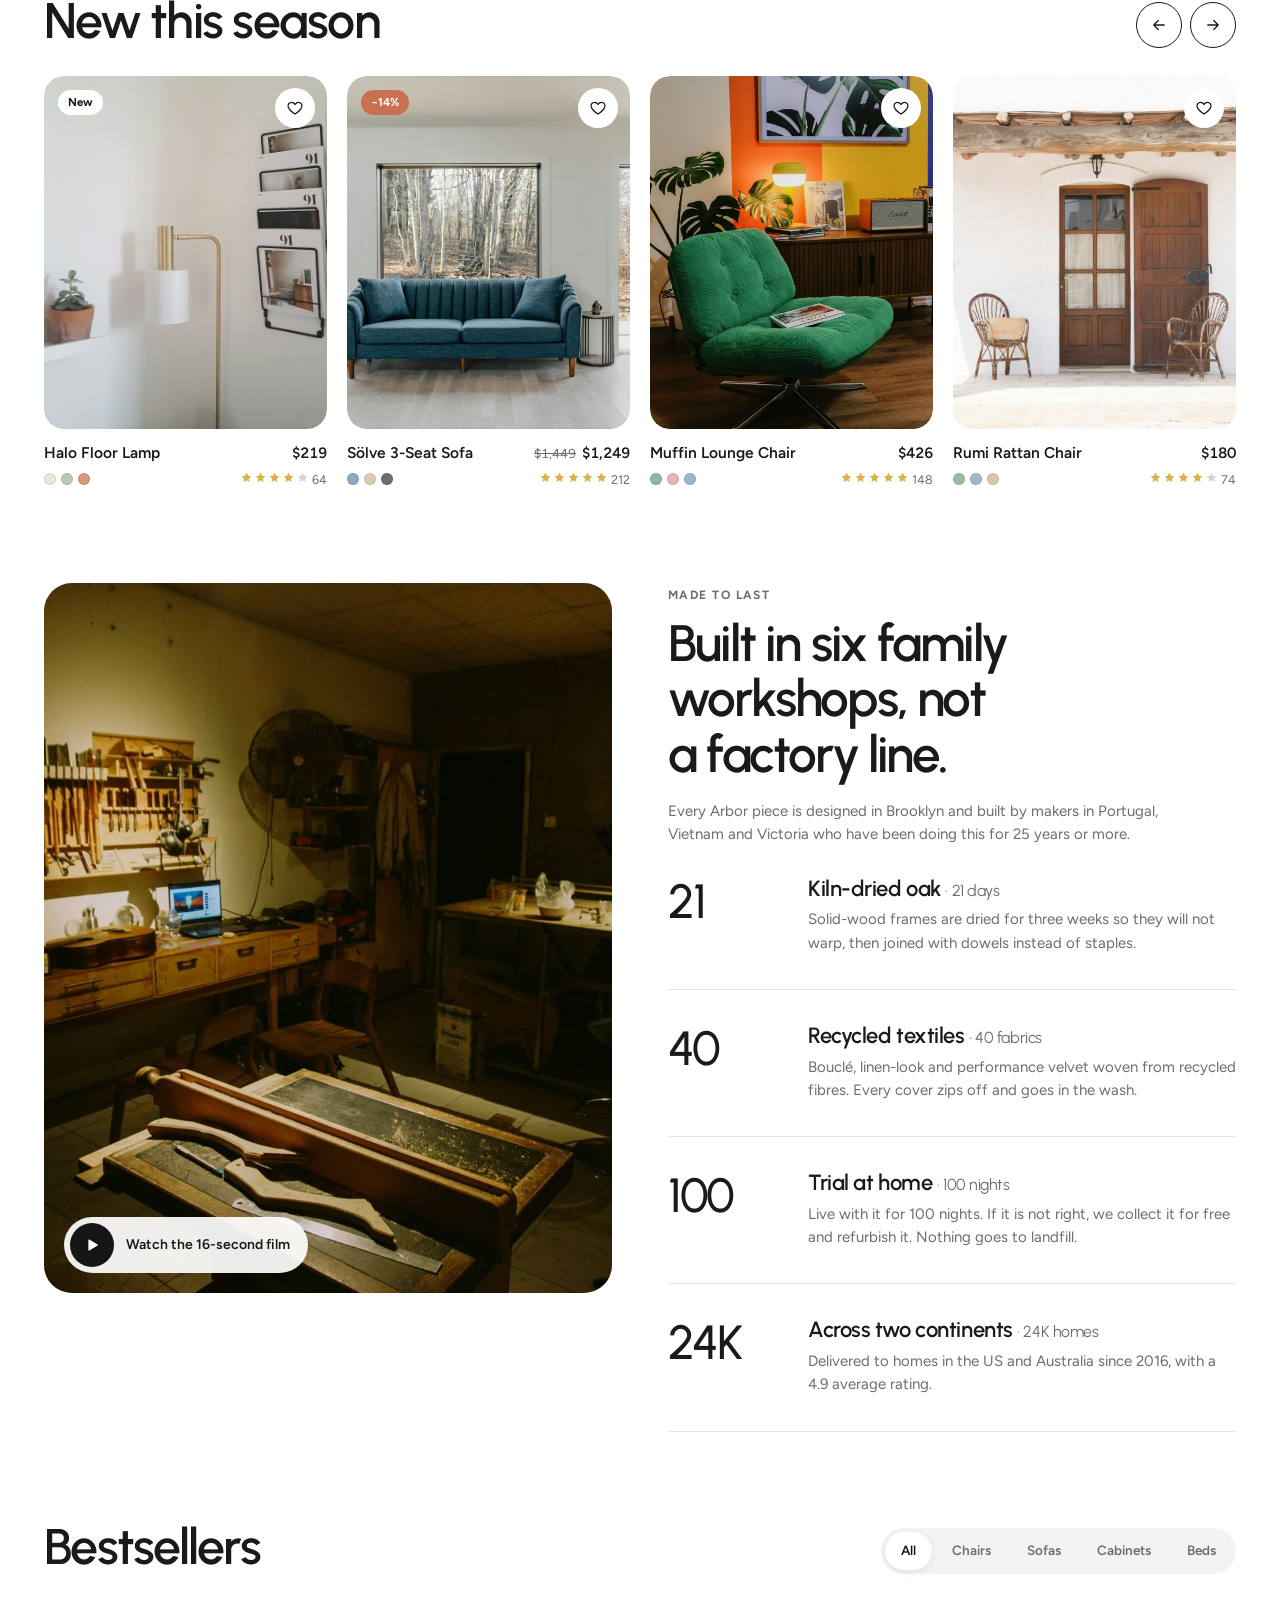
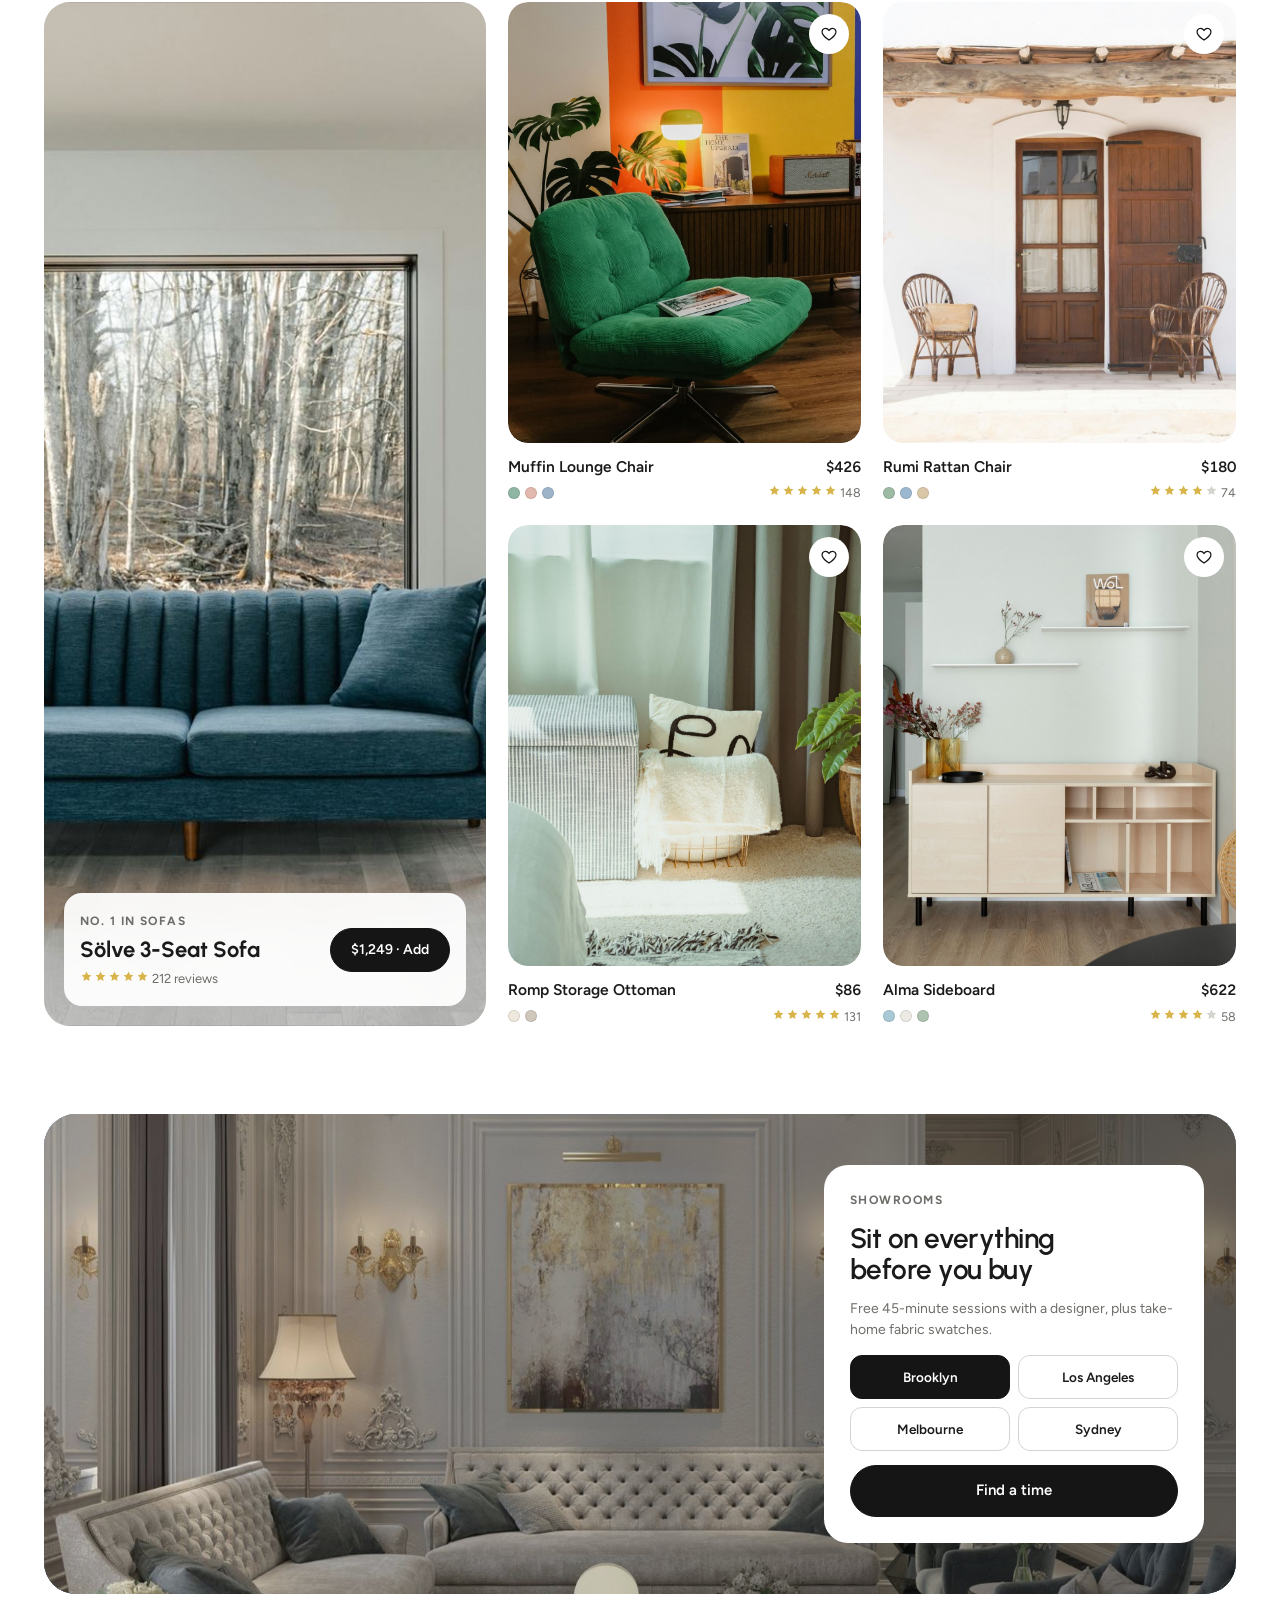
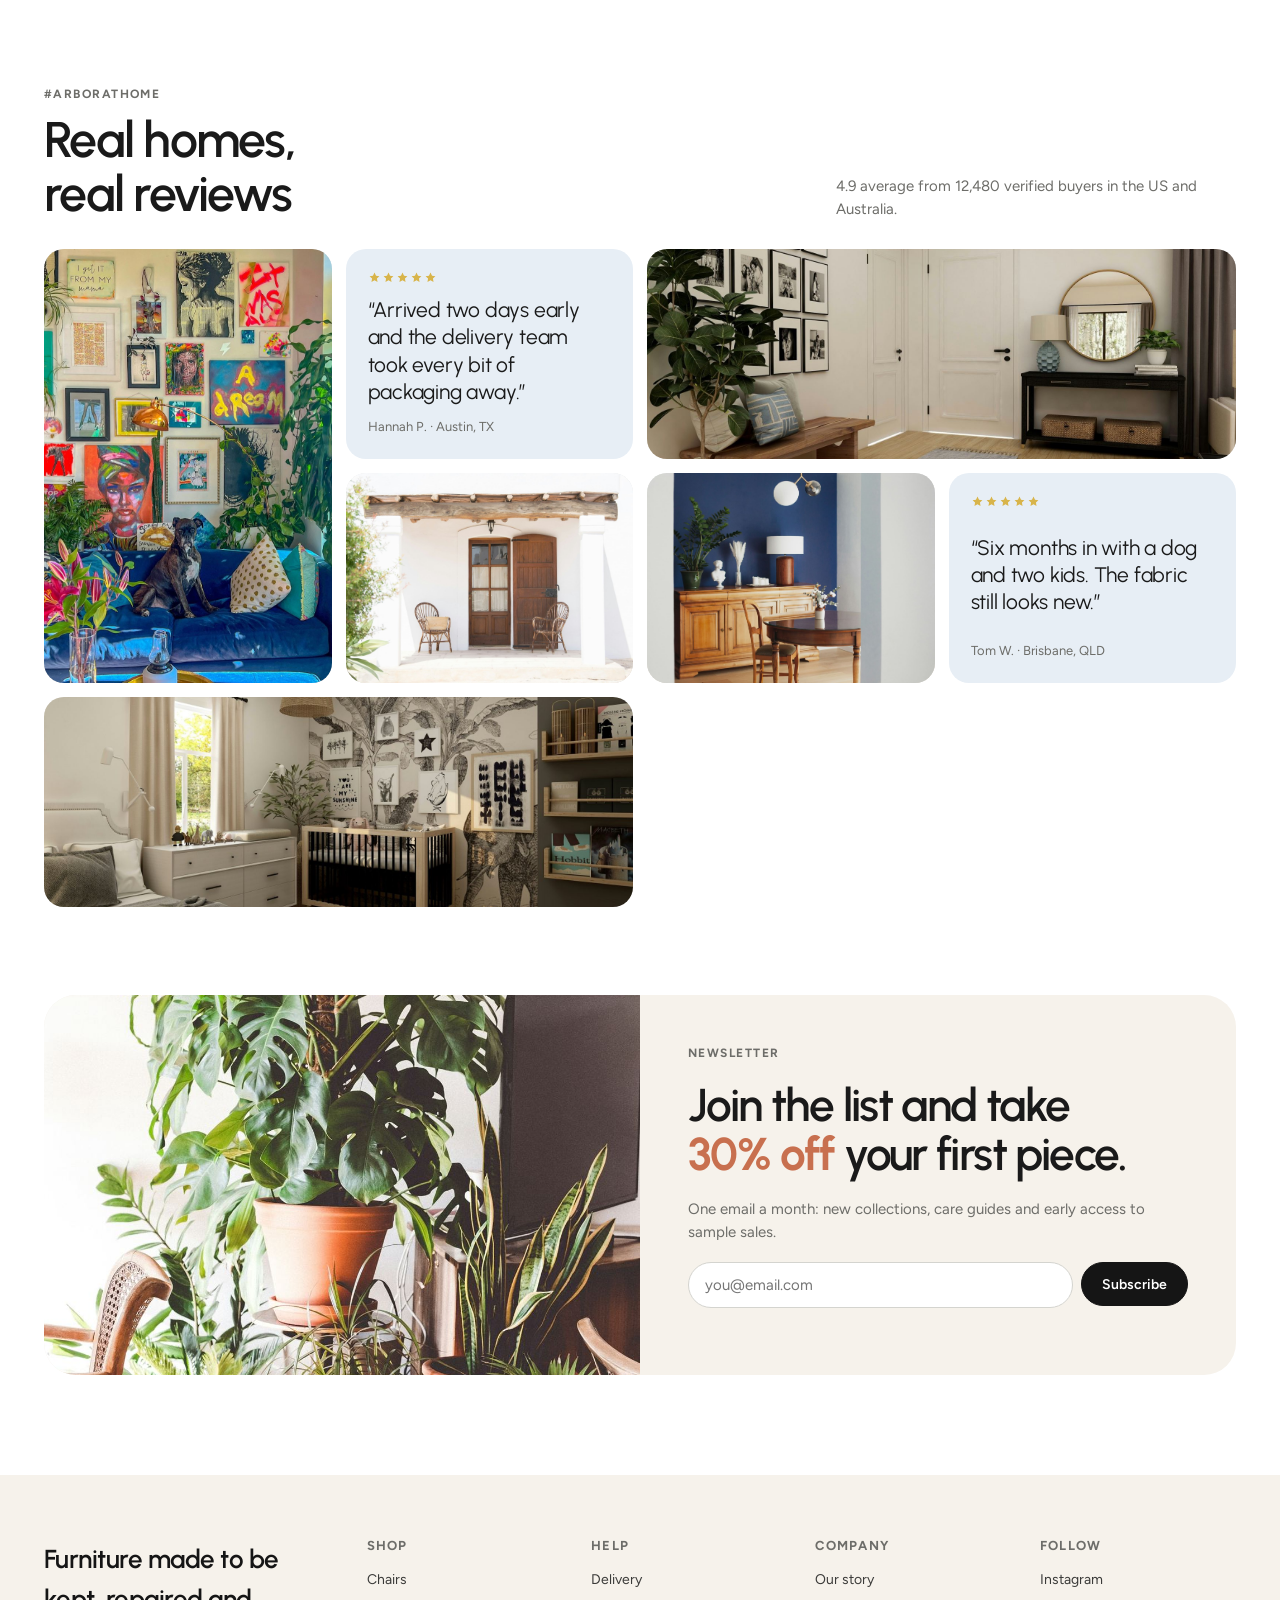
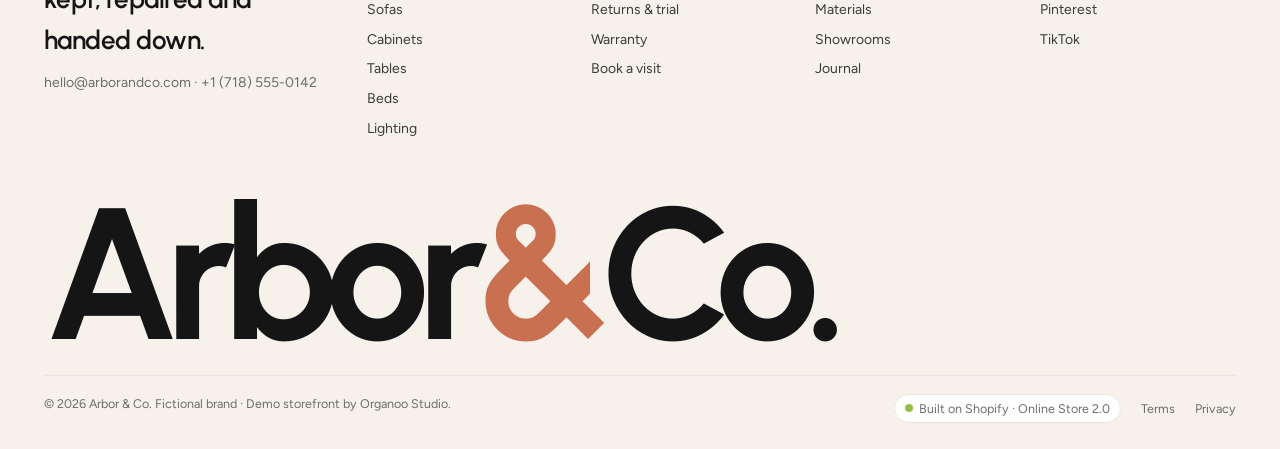
<file: 04-arbor-and-co/index.html>
<!doctype html>
<html lang="en">
<head>
<meta charset="utf-8">
<meta name="viewport" content="width=device-width,initial-scale=1,viewport-fit=cover">
<title>Arbor &amp; Co.</title>
<meta name="description" content="Arbor & Co. — slow-made, sustainable furniture for everyday living. A Shopify storefront demo by Organoo Studio.">
<link rel="preconnect" href="https://fonts.googleapis.com">
<link rel="preconnect" href="https://fonts.gstatic.com" crossorigin>
<link rel="stylesheet" href="https://fonts.googleapis.com/css2?family=Urbanist:wght@400;500;600;700&family=Figtree:wght@400;500;600;700&display=swap">
<link rel="stylesheet" href="css/style.css">
</head>
<body>


<svg width="0" height="0" style="position:absolute" aria-hidden="true"><defs>
 <symbol id="i-search" viewBox="0 0 24 24"><circle cx="11" cy="11" r="7"/><path d="m20.5 20.5-4.5-4.5"/></symbol>
 <symbol id="i-bag" viewBox="0 0 24 24"><rect x="4" y="7" width="16" height="14" rx="3"/><path d="M8.5 10V6.5a3.5 3.5 0 0 1 7 0V10"/></symbol>
 <symbol id="i-user" viewBox="0 0 24 24"><circle cx="12" cy="8" r="4"/><path d="M4 21c.8-4 4-6 8-6s7.2 2 8 6"/></symbol>
 <symbol id="i-heart" viewBox="0 0 24 24"><path d="M12 20s-7.5-4.6-9-9.3C2 7 4.4 4.5 7.3 4.5c2 0 3.7 1.2 4.7 2.9 1-1.7 2.7-2.9 4.7-2.9C19.6 4.5 22 7 21 10.7 19.5 15.4 12 20 12 20z"/></symbol>
 <symbol id="i-arrow" viewBox="0 0 24 24"><path d="M7 17 17 7M8 7h9v9"/></symbol>
 <symbol id="i-right" viewBox="0 0 24 24"><path d="M5 12h14M13 6l6 6-6 6"/></symbol>
 <symbol id="i-left" viewBox="0 0 24 24"><path d="M19 12H5M11 6l-6 6 6 6"/></symbol>
 <symbol id="i-x" viewBox="0 0 24 24"><path d="M6 6l12 12M18 6 6 18"/></symbol>
 <symbol id="i-menu" viewBox="0 0 24 24"><path d="M3.5 8h17M3.5 16h17"/></symbol>
 <symbol id="i-play" viewBox="0 0 24 24"><path d="M8 5.5v13l11-6.5z" fill="currentColor"/></symbol>
 <symbol id="i-pause" viewBox="0 0 24 24"><path d="M8 5v14M16 5v14" stroke-width="3"/></symbol>
 <symbol id="i-star" viewBox="0 0 24 24"><path d="m12 2.8 2.8 5.8 6.3.9-4.6 4.4 1.1 6.3L12 17.2l-5.6 3 1.1-6.3L2.9 9.5l6.3-.9z"/></symbol>
 <symbol id="i-check" viewBox="0 0 24 24"><path d="m5 12.5 4.5 4.5L19 7.5"/></symbol>
 <symbol id="i-truck" viewBox="0 0 24 24"><path d="M3 6h11v10H3zM14 9h4l3 3v4h-7"/><circle cx="7" cy="17.5" r="1.8"/><circle cx="17" cy="17.5" r="1.8"/></symbol>
 <symbol id="i-leaf" viewBox="0 0 24 24"><path d="M5 19c0-8 5-13 15-14-1 10-6 15-14 15"/><path d="M5 19 13 11"/></symbol>
 <symbol id="i-shield" viewBox="0 0 24 24"><path d="M12 2.5 4 5.5v6c0 5 3.4 8.6 8 10 4.6-1.4 8-5 8-10v-6z"/><path d="m8.5 12 2.5 2.5 4.5-5"/></symbol>
 <symbol id="i-return" viewBox="0 0 24 24"><path d="M9 14 4 9l5-5"/><path d="M4 9h11a5 5 0 0 1 0 10h-3"/></symbol>
 <symbol id="i-pin" viewBox="0 0 24 24"><path d="M12 21s-7-6.3-7-11.5a7 7 0 0 1 14 0C19 14.7 12 21 12 21z"/><circle cx="12" cy="9.5" r="2.5"/></symbol>
 <symbol id="i-mail" viewBox="0 0 24 24"><rect x="2.5" y="5" width="19" height="14" rx="3"/><path d="m3 6.5 9 6.5 9-6.5"/></symbol>
 <symbol id="i-send" viewBox="0 0 24 24"><path d="M21 3 10 14M21 3l-7 18-4-7-7-4z"/></symbol>
 <symbol id="i-copy" viewBox="0 0 24 24"><rect x="8" y="8" width="12" height="12" rx="2.5"/><path d="M16 8V5.5A1.5 1.5 0 0 0 14.5 4h-9A1.5 1.5 0 0 0 4 5.5v9A1.5 1.5 0 0 0 5.5 16H8"/></symbol>
 <symbol id="i-lock" viewBox="0 0 24 24"><rect x="5" y="10.5" width="14" height="10" rx="2.5"/><path d="M8 10.5V7.5a4 4 0 0 1 8 0v3"/></symbol>
 <symbol id="i-cal" viewBox="0 0 24 24"><rect x="3" y="4.5" width="18" height="16" rx="3"/><path d="M3 9.5h18M8 2.5v4M16 2.5v4"/></symbol>
 <symbol id="i-trash" viewBox="0 0 24 24"><path d="M4 6.5h16M9.5 6.5V4h5v2.5M6 6.5l1 14h10l1-14"/></symbol>
 <symbol id="logo" viewBox="0 0 32 32"><circle cx="16" cy="16" r="15" fill="var(--logo-bg,#151515)"/><path d="M16 6c1.2 4.6 2.4 5.8 7 7-4.6 1.2-5.8 2.4-7 7-1.2-4.6-2.4-5.8-7-7 4.6-1.2 5.8-2.4 7-7z" fill="var(--logo-fg,#fff)"/><circle cx="16" cy="25" r="1.6" fill="var(--logo-fg,#fff)"/></symbol>
</defs></svg>

<div id="root"></div>
<div class="toasts" id="toasts" aria-live="polite"></div>
<div class="demo-badge" id="demoBadge"><span>Demo storefront · <b>Organoo Studio</b></span><button type="button" aria-label="Hide demo label" id="demoClose"><svg class="i" style="width:12px;height:12px"><use href="#i-x"/></svg></button></div>

<script src="js/art.js"></script>
<script src="js/app.js"></script>

</body>
</html>
</file>
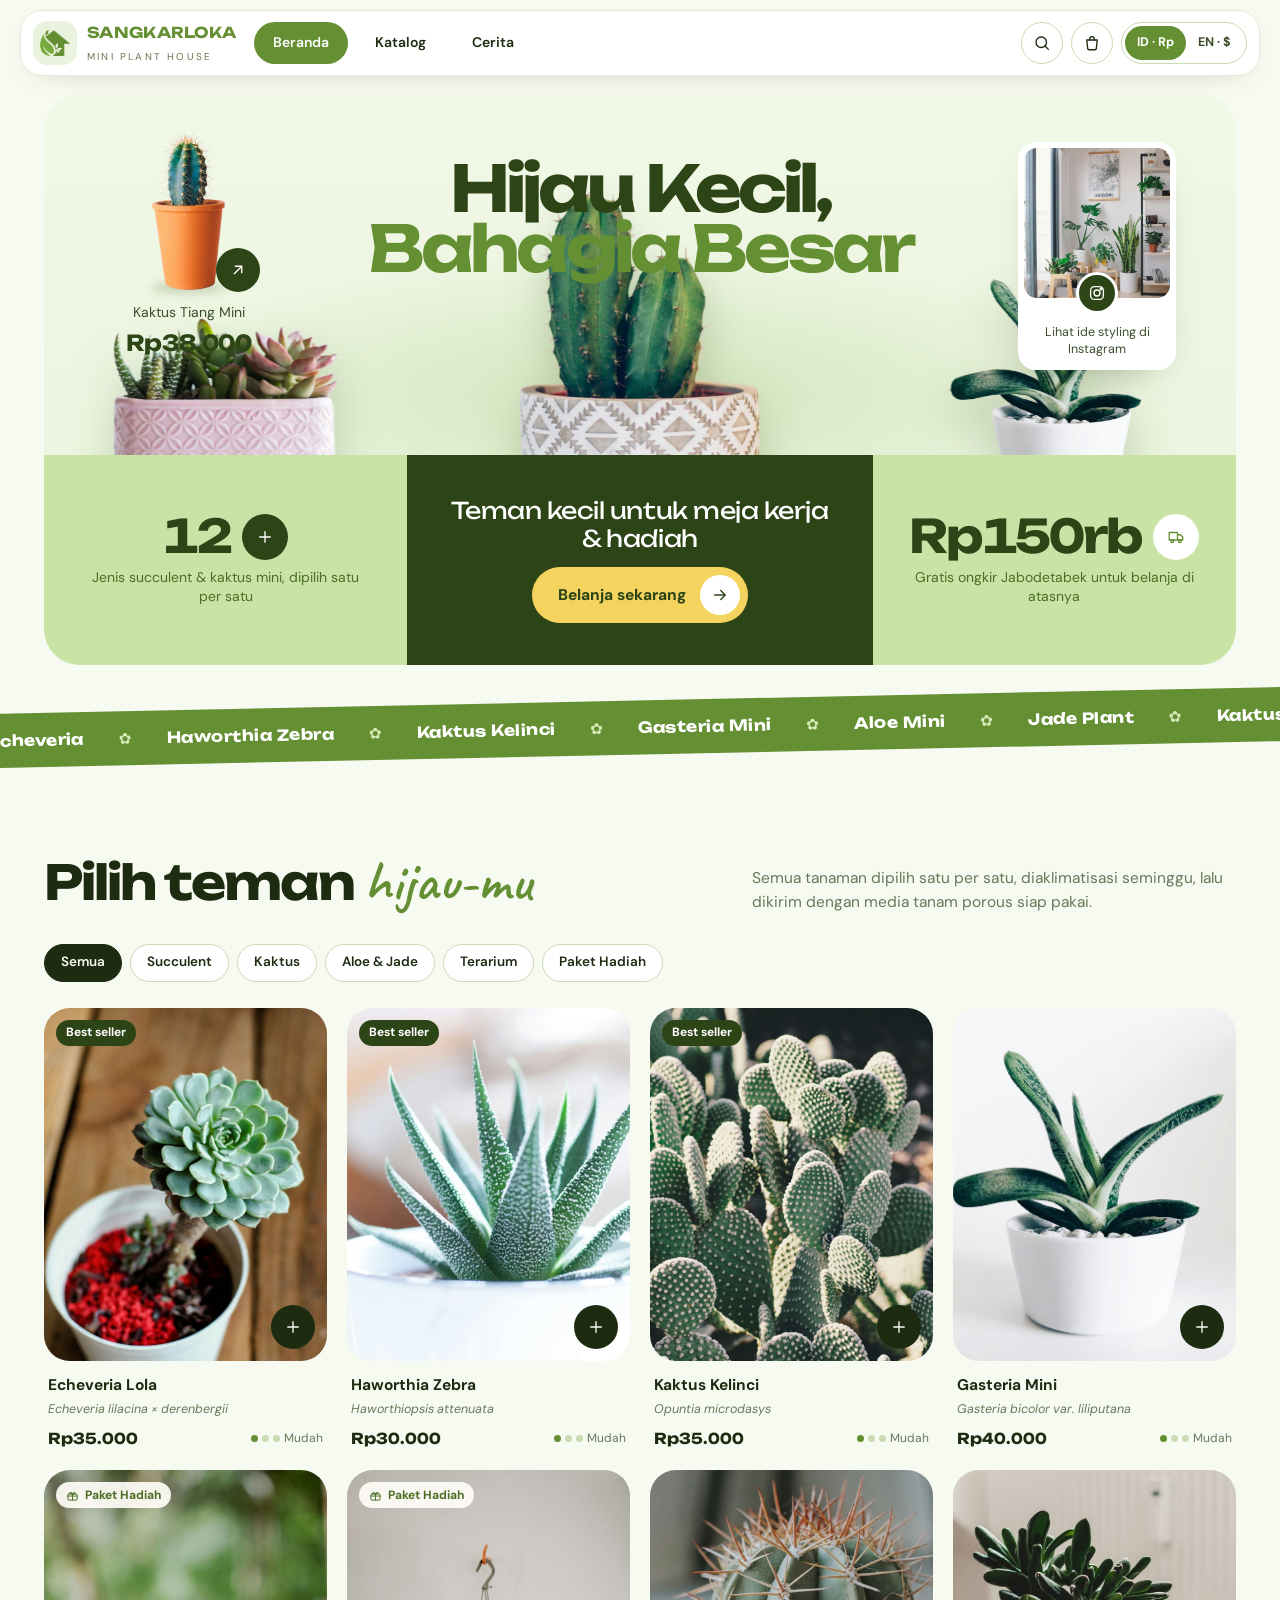
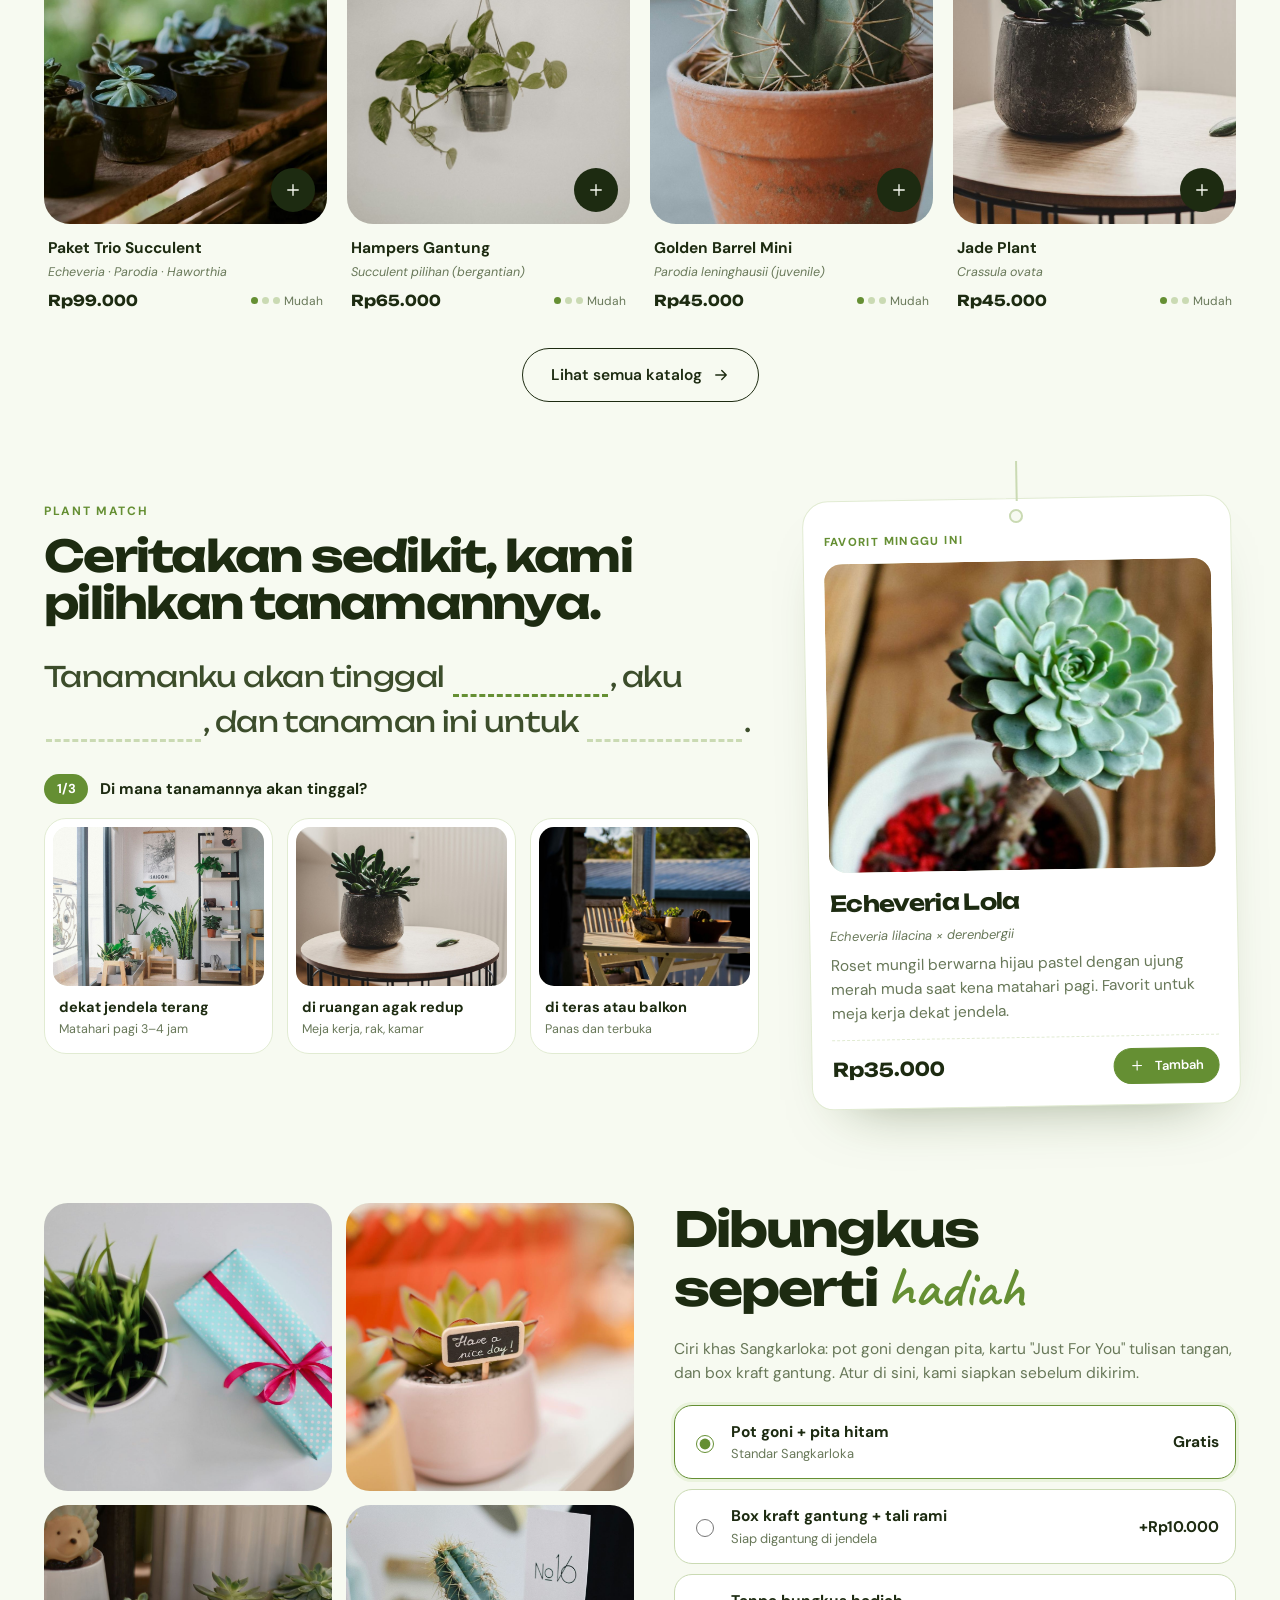
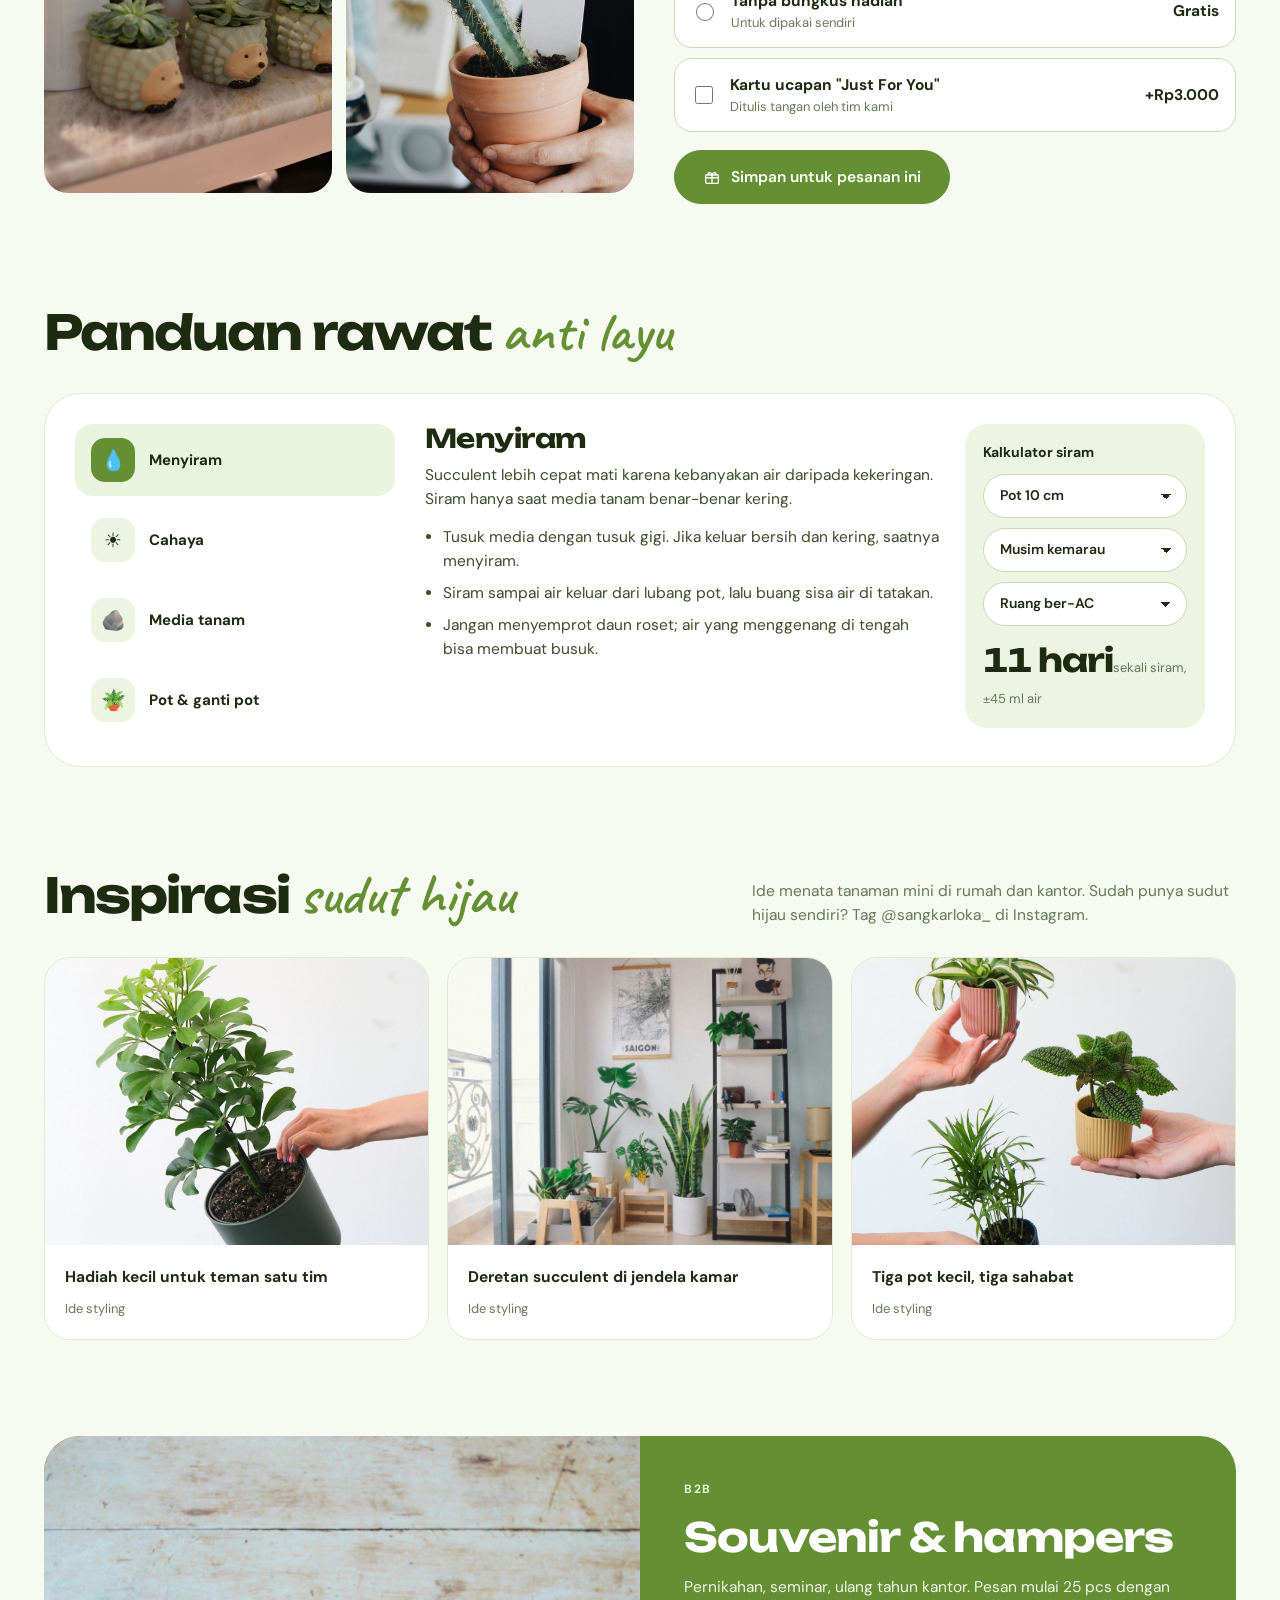
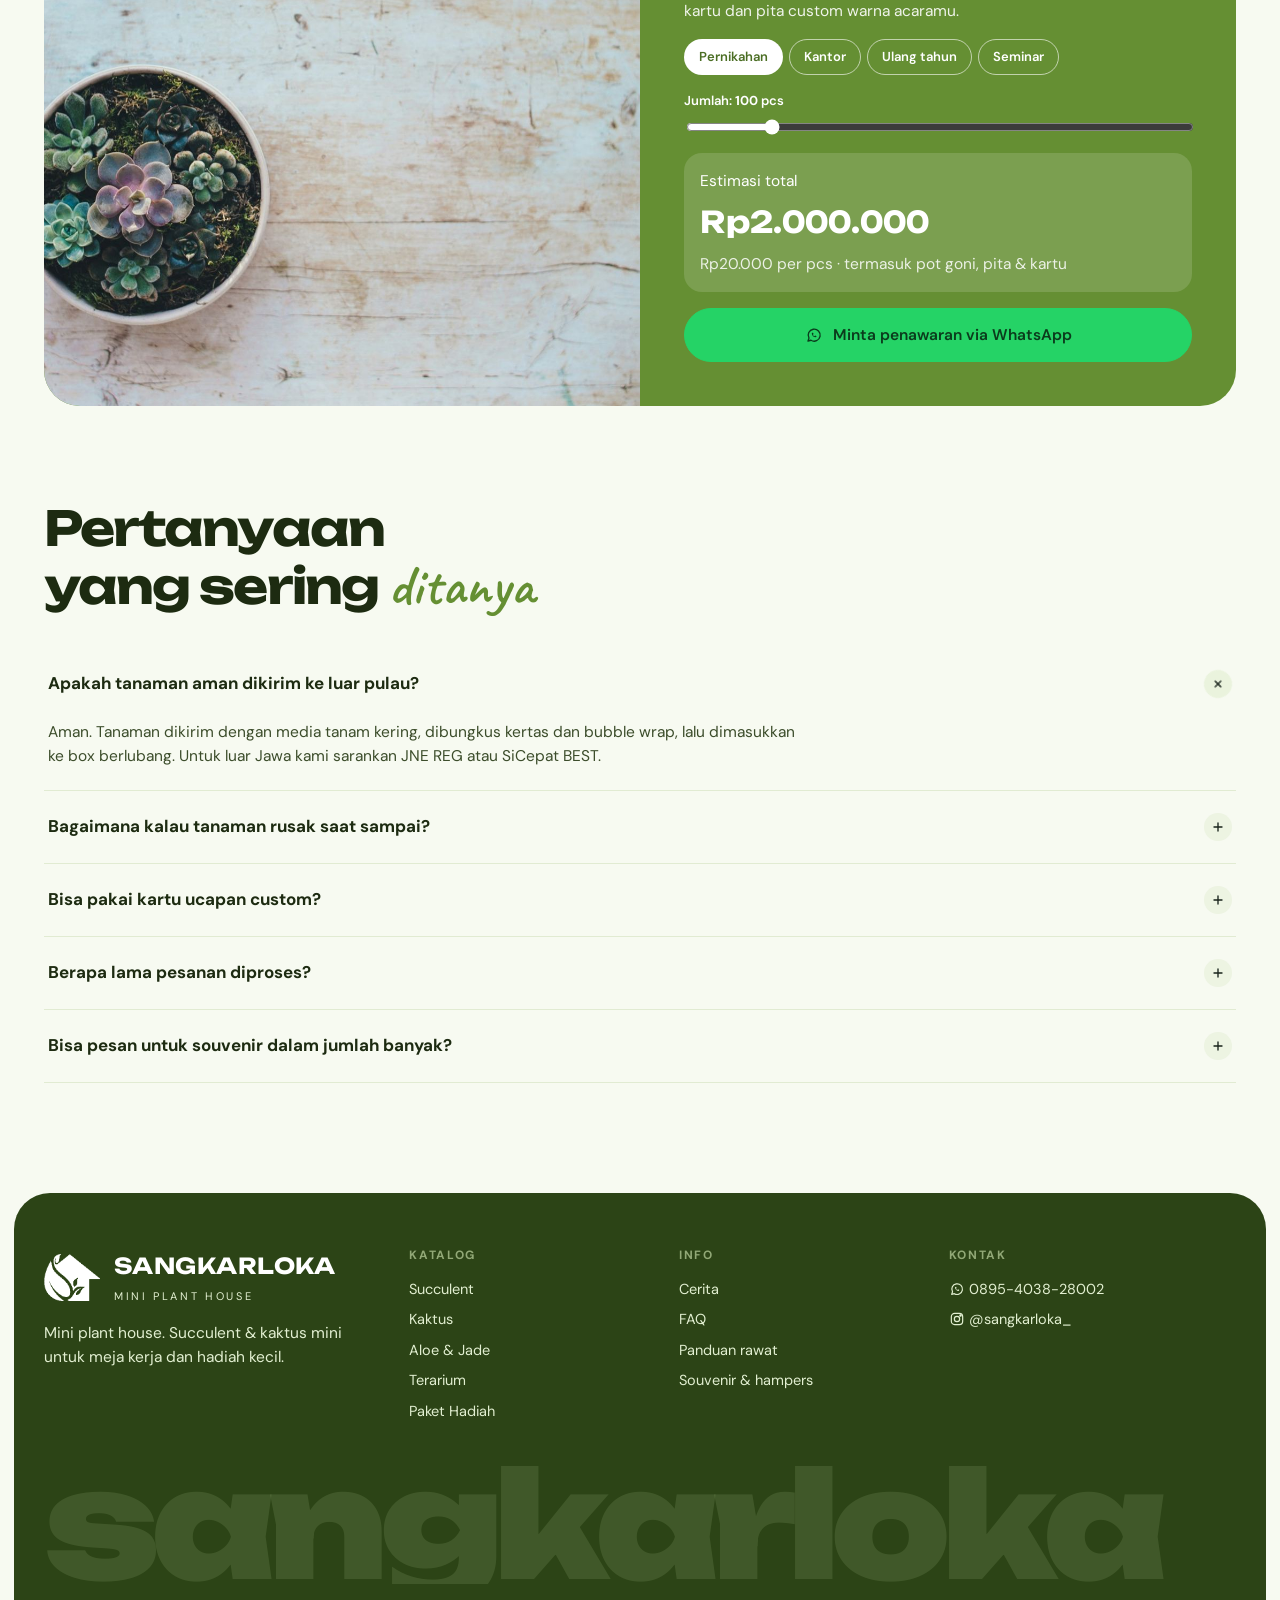
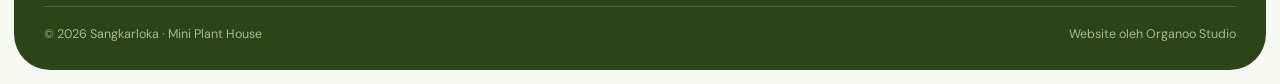
<file: 05-sangkarloka/index.html>
<!doctype html><html lang="id">
<head>
<meta charset="utf-8">
<meta name="viewport" content="width=device-width,initial-scale=1,viewport-fit=cover">
<title>Sangkarloka · Mini Plant House</title>
<meta name="description" content="Sangkarloka — mini succulent & cactus house. Tanaman mini siap kirim dengan pot goni, kartu ucapan dan box gantung. Website by Organoo Studio.">
<link rel="preconnect" href="https://fonts.googleapis.com">
<link rel="preconnect" href="https://fonts.gstatic.com" crossorigin>
<link rel="stylesheet" href="https://fonts.googleapis.com/css2?family=Unbounded:wght@500;700;900&family=DM+Sans:opsz,wght@9..40,400;9..40,500;9..40,600;9..40,700&family=Caveat:wght@600&display=swap">
<link rel="stylesheet" href="css/style.css">
</head>
<body>
<svg width="0" height="0" style="position:absolute" aria-hidden="true"><defs>
 <symbol id="i-search" viewBox="0 0 24 24"><circle cx="11" cy="11" r="7"/><path d="m20.5 20.5-4.5-4.5"/></symbol>
 <symbol id="i-bag" viewBox="0 0 24 24"><path d="M5 8h14l-1.2 11.2a2 2 0 0 1-2 1.8H8.2a2 2 0 0 1-2-1.8z"/><path d="M9 8V6.5a3 3 0 0 1 6 0V8"/></symbol>
 <symbol id="i-plus" viewBox="0 0 24 24"><path d="M12 5v14M5 12h14"/></symbol>
 <symbol id="i-check" viewBox="0 0 24 24"><path d="m5 12.5 4.5 4.5L19 7.5"/></symbol>
 <symbol id="i-x" viewBox="0 0 24 24"><path d="M6 6l12 12M18 6 6 18"/></symbol>
 <symbol id="i-down" viewBox="0 0 24 24"><path d="M12 4v16M6 14l6 6 6-6"/></symbol>
 <symbol id="i-arrow" viewBox="0 0 24 24"><path d="M5 12h14M13 6l6 6-6 6"/></symbol>
 <symbol id="i-menu" viewBox="0 0 24 24"><path d="M4 8h16M4 16h16"/></symbol>
 <symbol id="i-star" viewBox="0 0 24 24"><path d="m12 2.8 2.8 5.8 6.3.9-4.6 4.4 1.1 6.3L12 17.2l-5.6 3 1.1-6.3L2.9 9.5l6.3-.9z"/></symbol>
 <symbol id="i-sun" viewBox="0 0 24 24"><circle cx="12" cy="12" r="4"/><path d="M12 2v2M12 20v2M4.9 4.9l1.4 1.4M17.7 17.7l1.4 1.4M2 12h2M20 12h2M4.9 19.1l1.4-1.4M17.7 6.3l1.4-1.4"/></symbol>
 <symbol id="i-drop" viewBox="0 0 24 24"><path d="M12 3s6 6.5 6 11a6 6 0 0 1-12 0c0-4.5 6-11 6-11z"/></symbol>
 <symbol id="i-gift" viewBox="0 0 24 24"><rect x="3.5" y="9" width="17" height="11.5" rx="2"/><path d="M3.5 13h17M12 9v11.5M12 9c-1.5-3-5-4-5-1.5S12 9 12 9zm0 0c1.5-3 5-4 5-1.5S12 9 12 9z"/></symbol>
 <symbol id="i-truck" viewBox="0 0 24 24"><path d="M3 6h11v10H3zM14 9h4l3 3v4h-7"/><circle cx="7" cy="17.5" r="1.8"/><circle cx="17" cy="17.5" r="1.8"/></symbol>
 <symbol id="i-leaf" viewBox="0 0 24 24"><path d="M5 19c0-8 5-13 15-14-1 10-6 15-14 15"/><path d="M5 19 13 11"/></symbol>
 <symbol id="i-copy" viewBox="0 0 24 24"><rect x="8" y="8" width="12" height="12" rx="2.5"/><path d="M16 8V5.5A1.5 1.5 0 0 0 14.5 4h-9A1.5 1.5 0 0 0 4 5.5v9A1.5 1.5 0 0 0 5.5 16H8"/></symbol>
 <symbol id="i-wa" viewBox="0 0 24 24"><path d="M4 20l1.3-3.8A8 8 0 1 1 8 19z"/><path d="M9 9.5c0 3 2.5 5.5 5.5 5.5l1-1.5-2-1-1 1c-1-.4-1.6-1-2-2l1-1-1-2z" fill="currentColor" stroke="none"/></symbol>
 <symbol id="i-ig" viewBox="0 0 24 24"><rect x="3.5" y="3.5" width="17" height="17" rx="5"/><circle cx="12" cy="12" r="4"/><circle cx="17.3" cy="6.7" r="1" fill="currentColor"/></symbol>
</defs></svg>
<div id="root"></div>
<div class="toasts" id="toasts" aria-live="polite"></div>

<script src="js/art.js"></script>
<script src="js/app.js"></script>

</body></html>
</file>
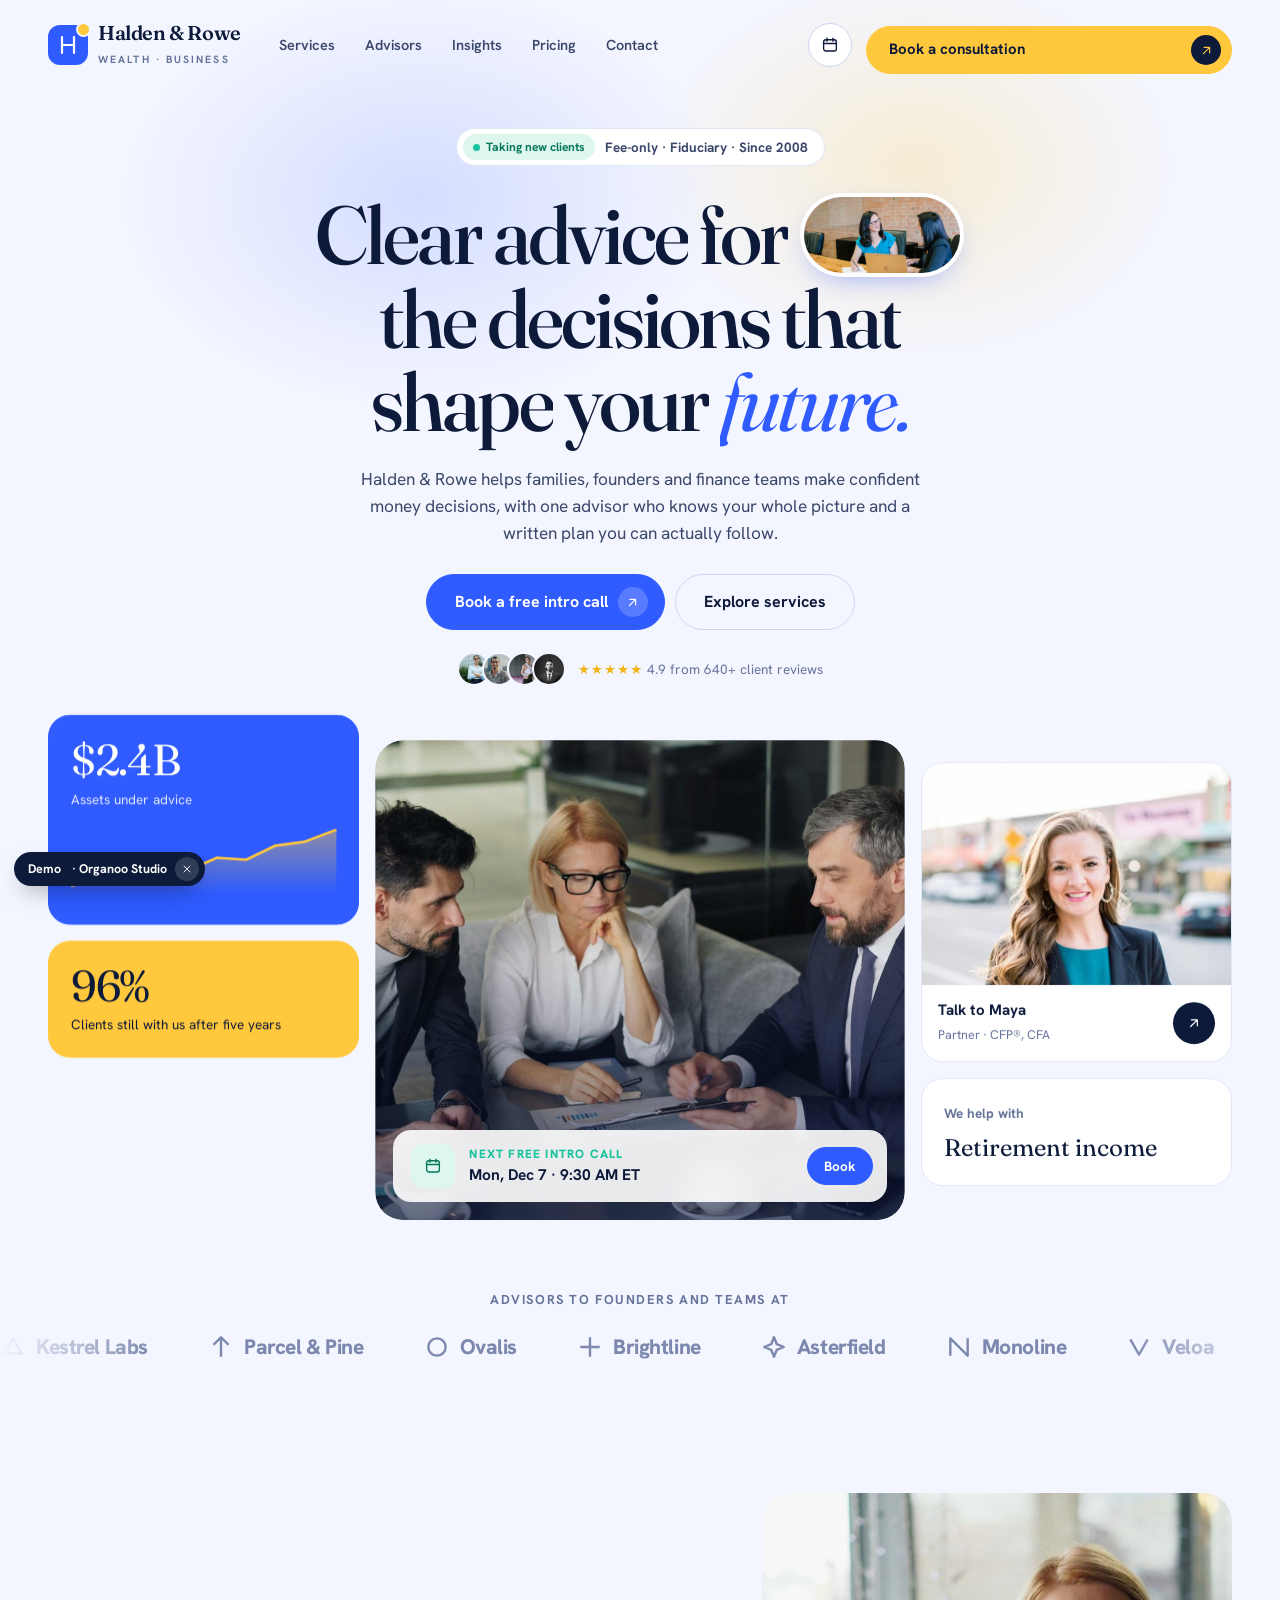
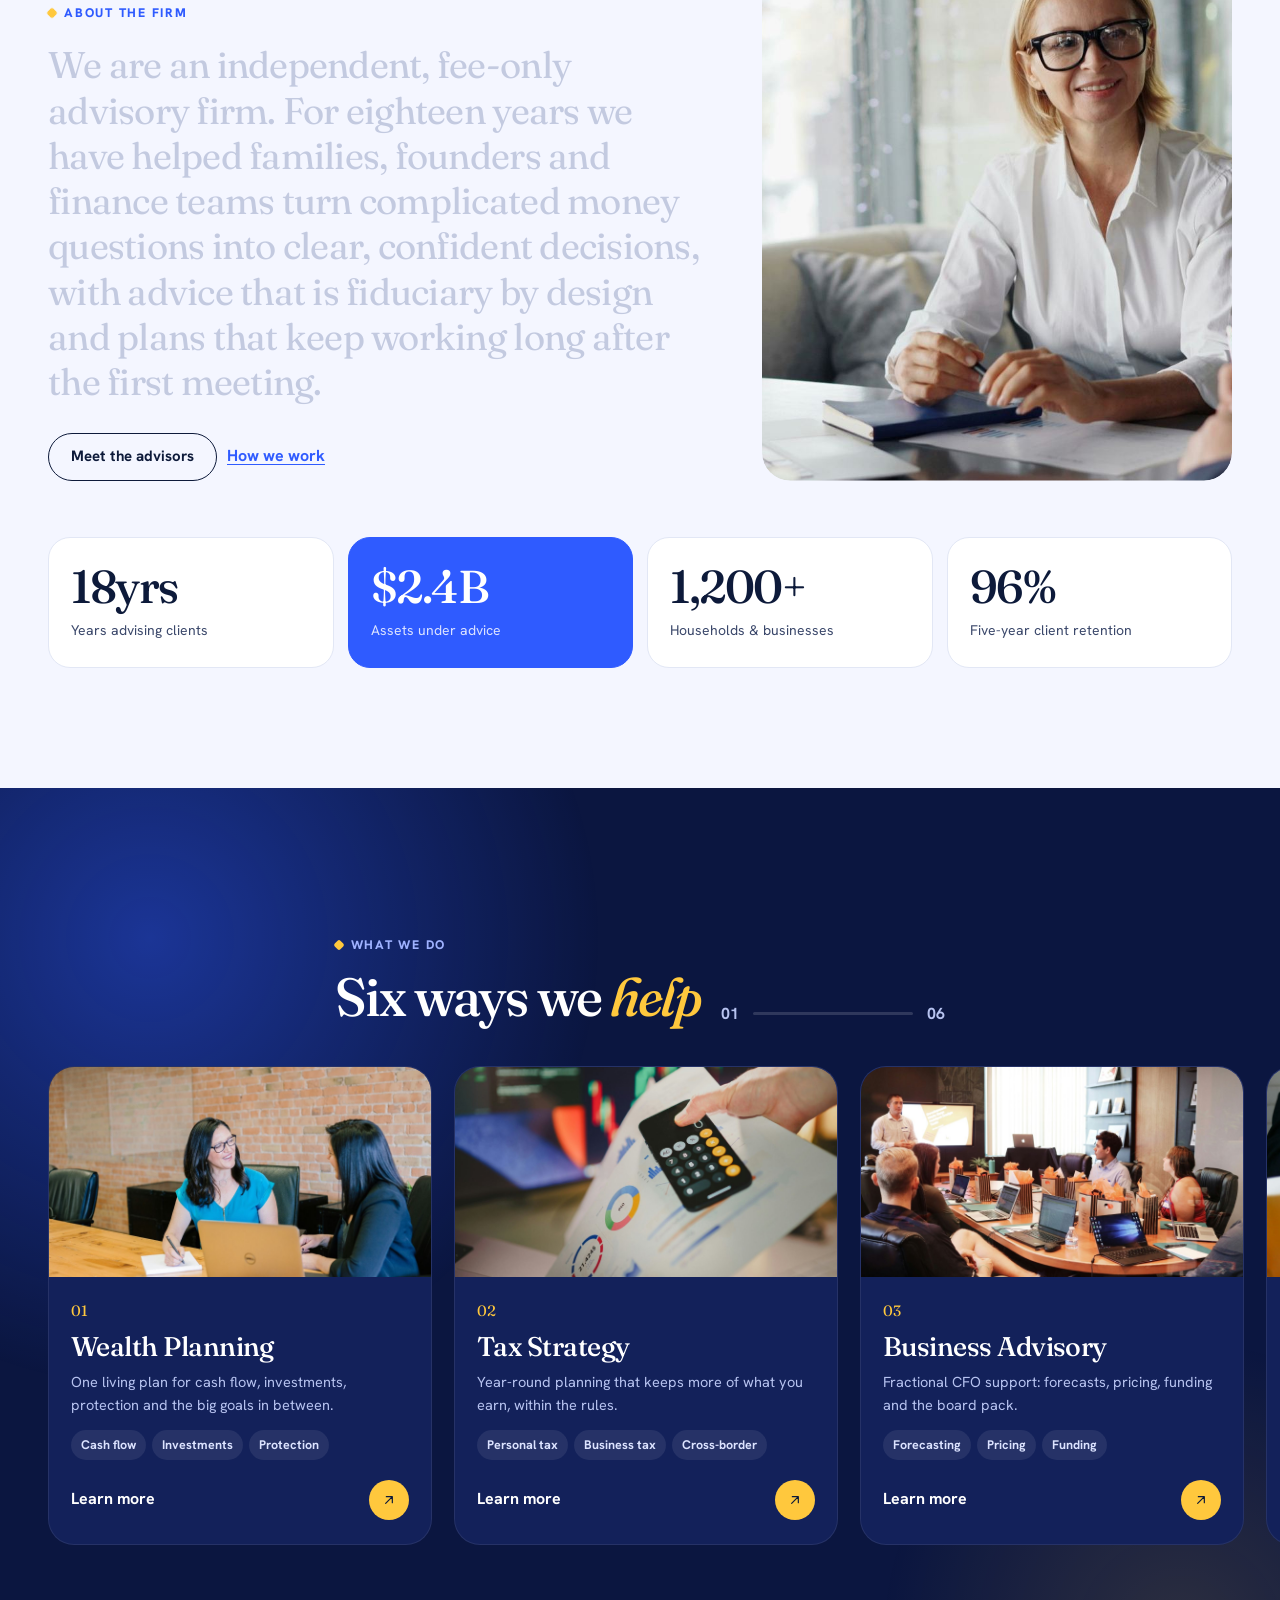
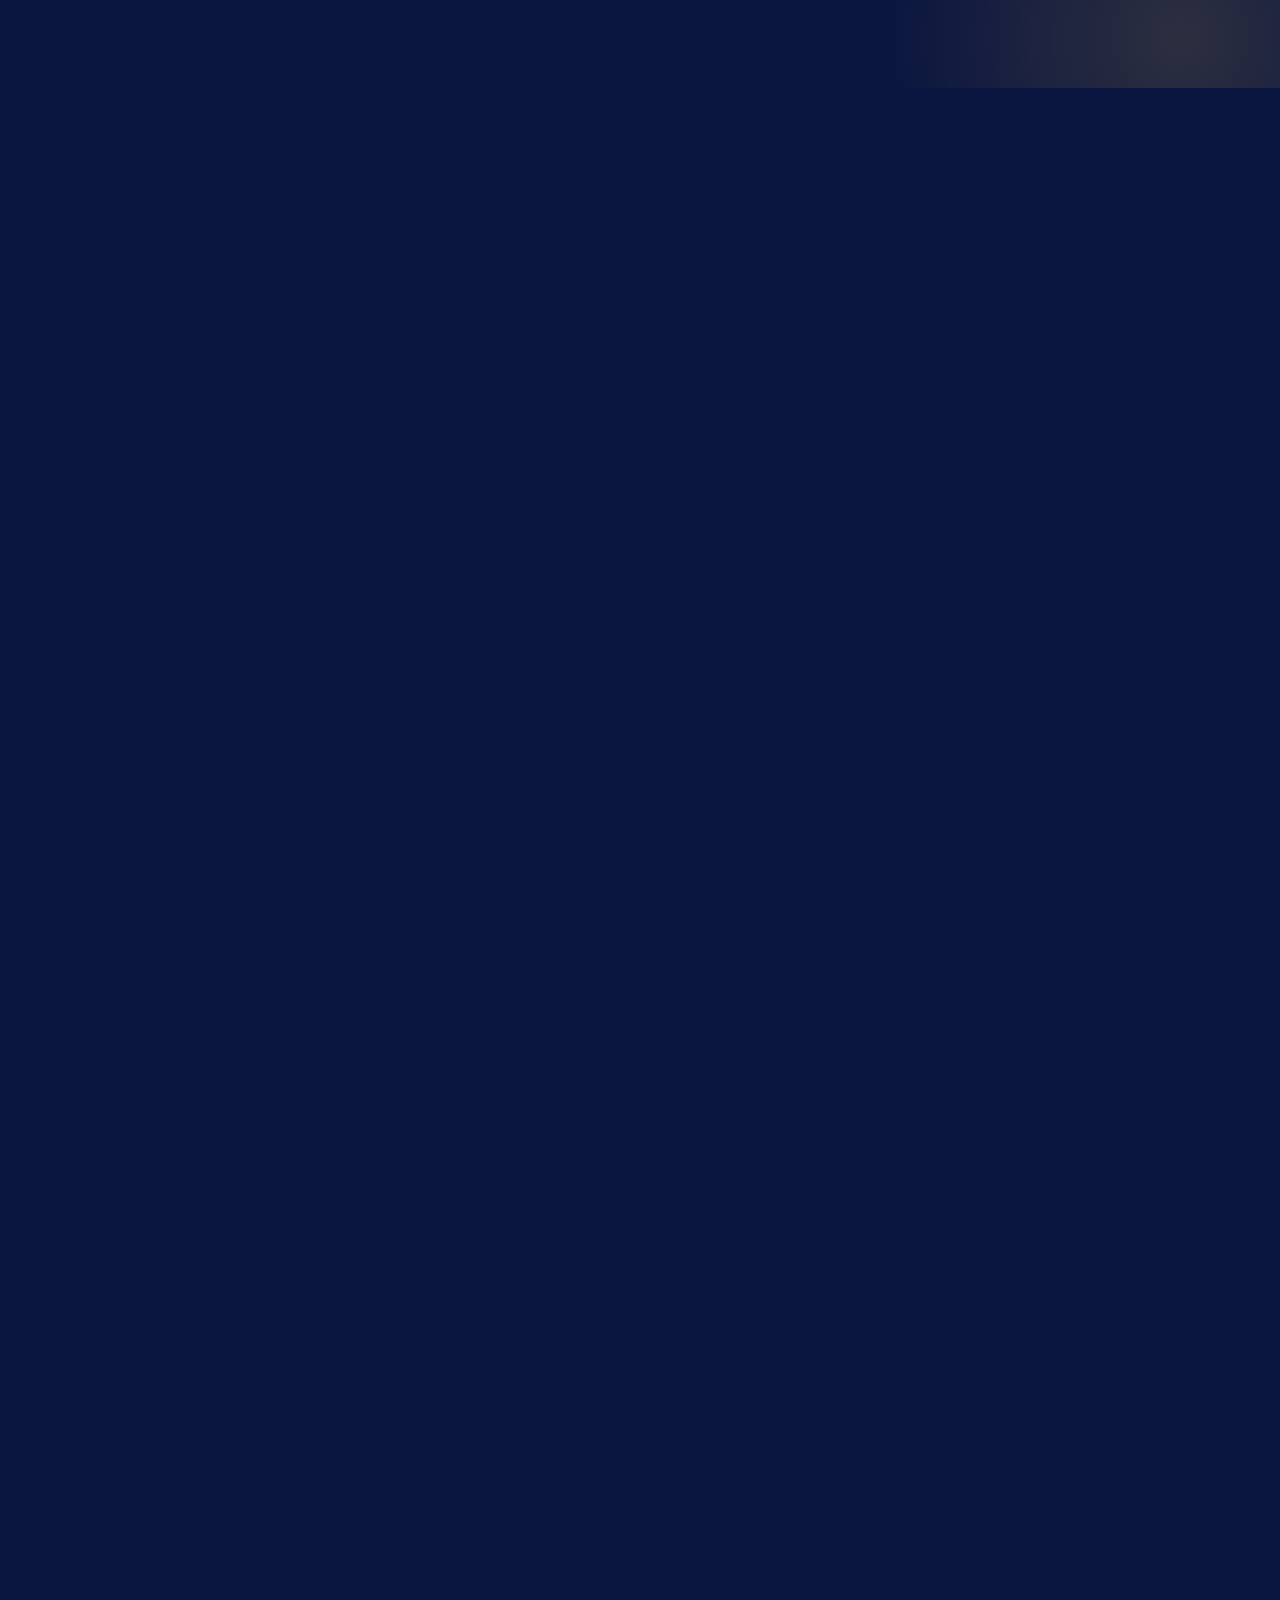
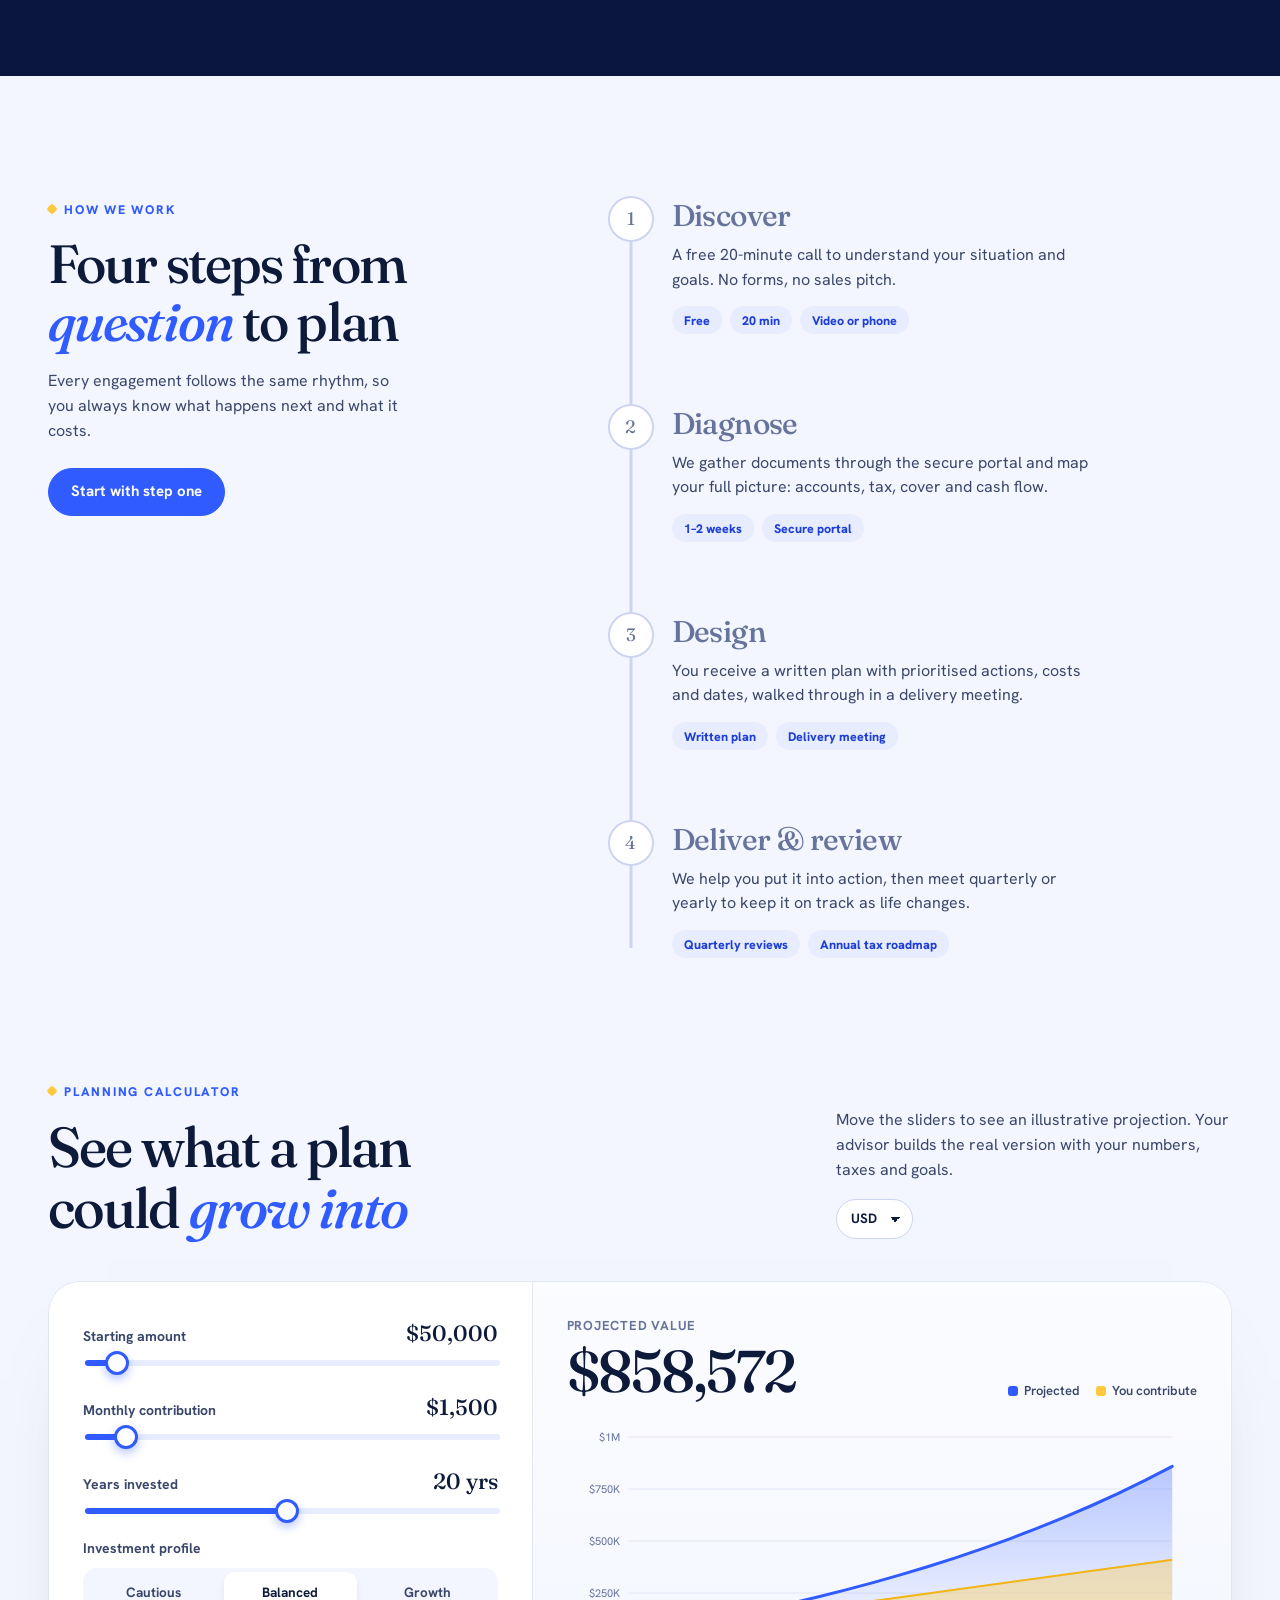
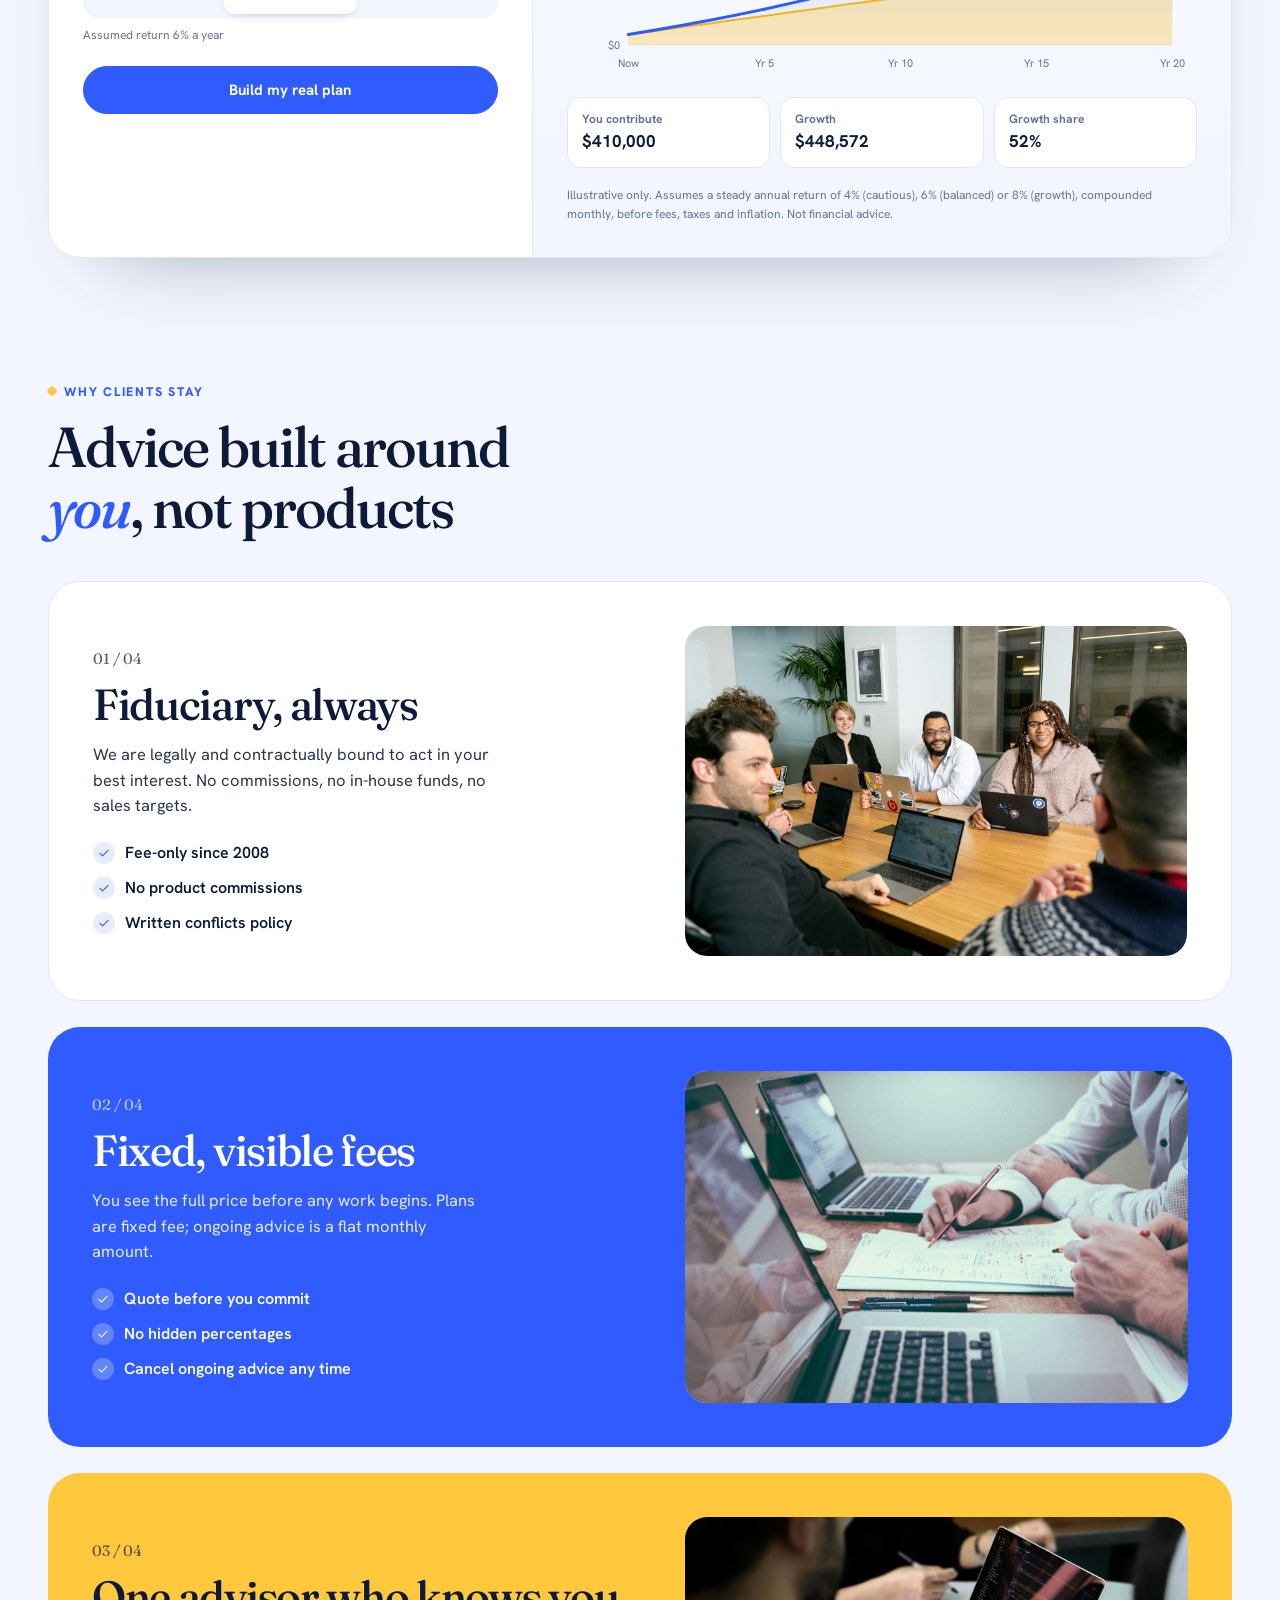
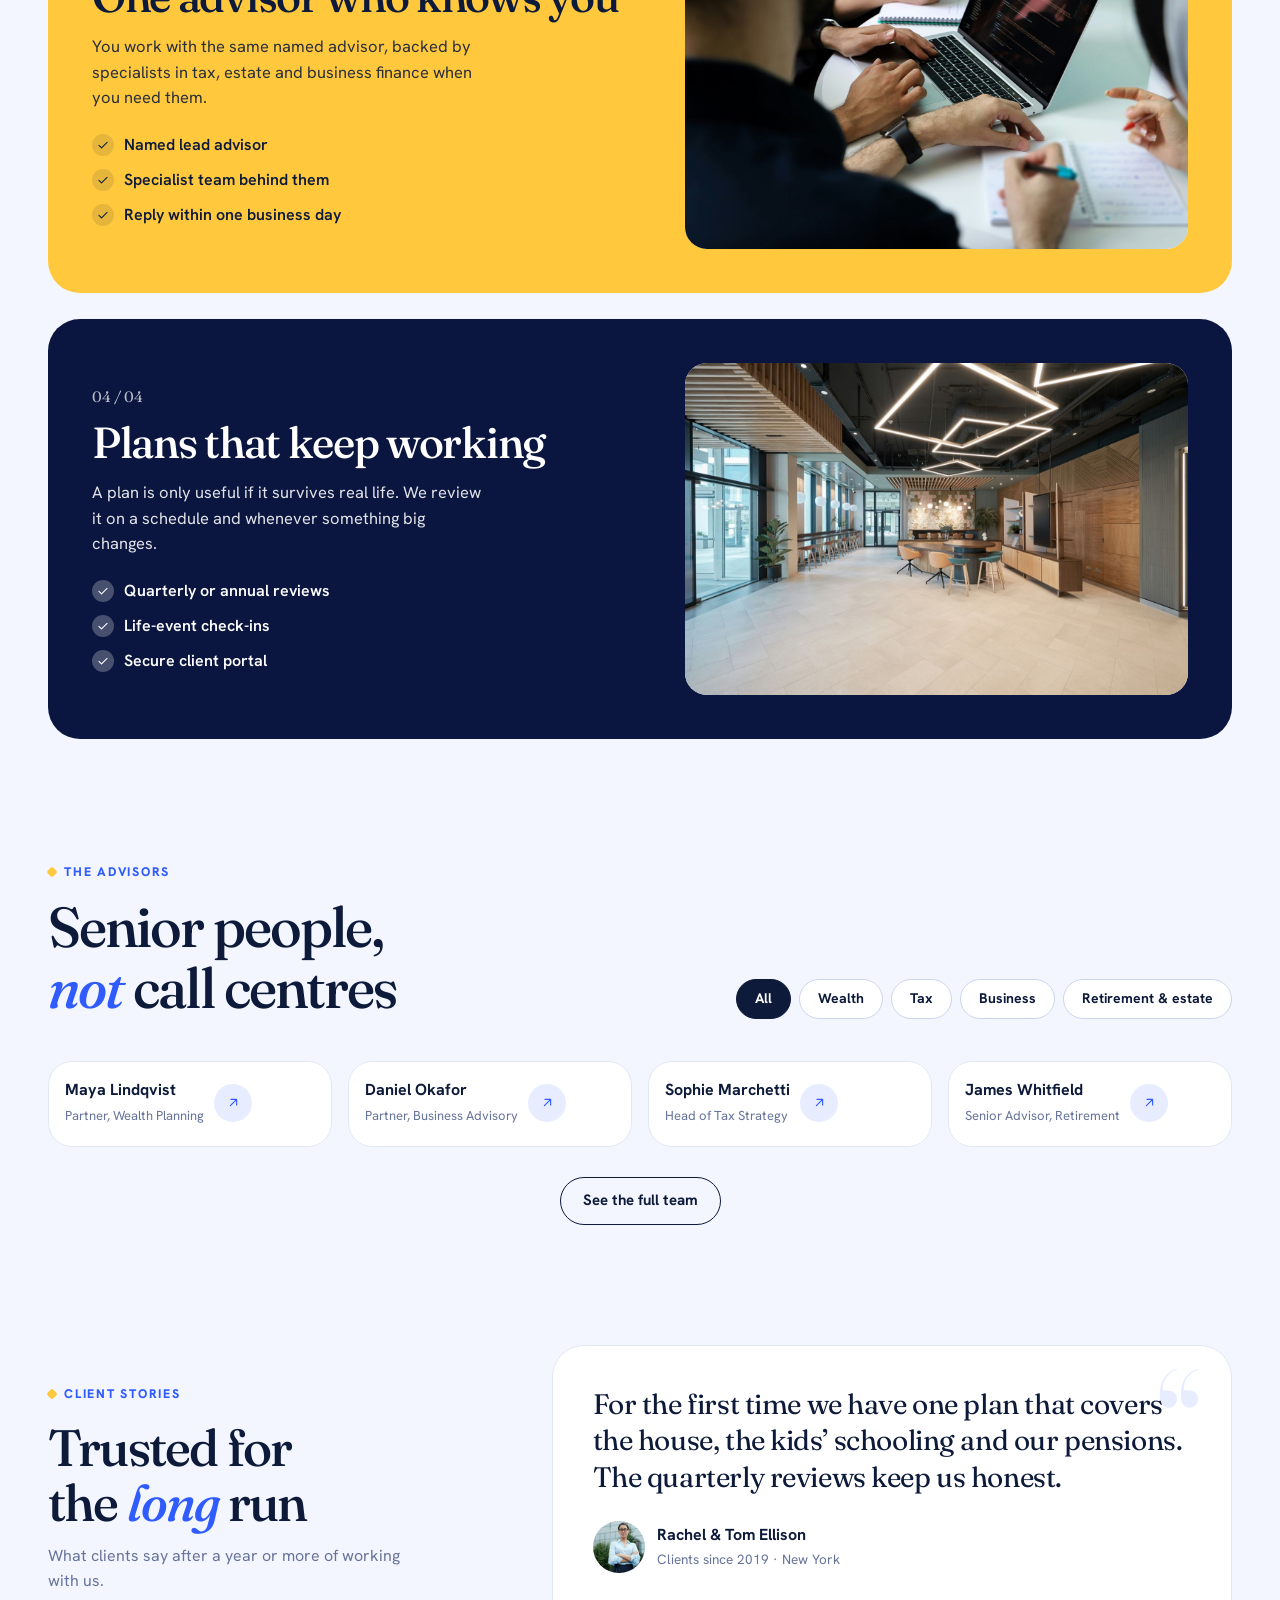
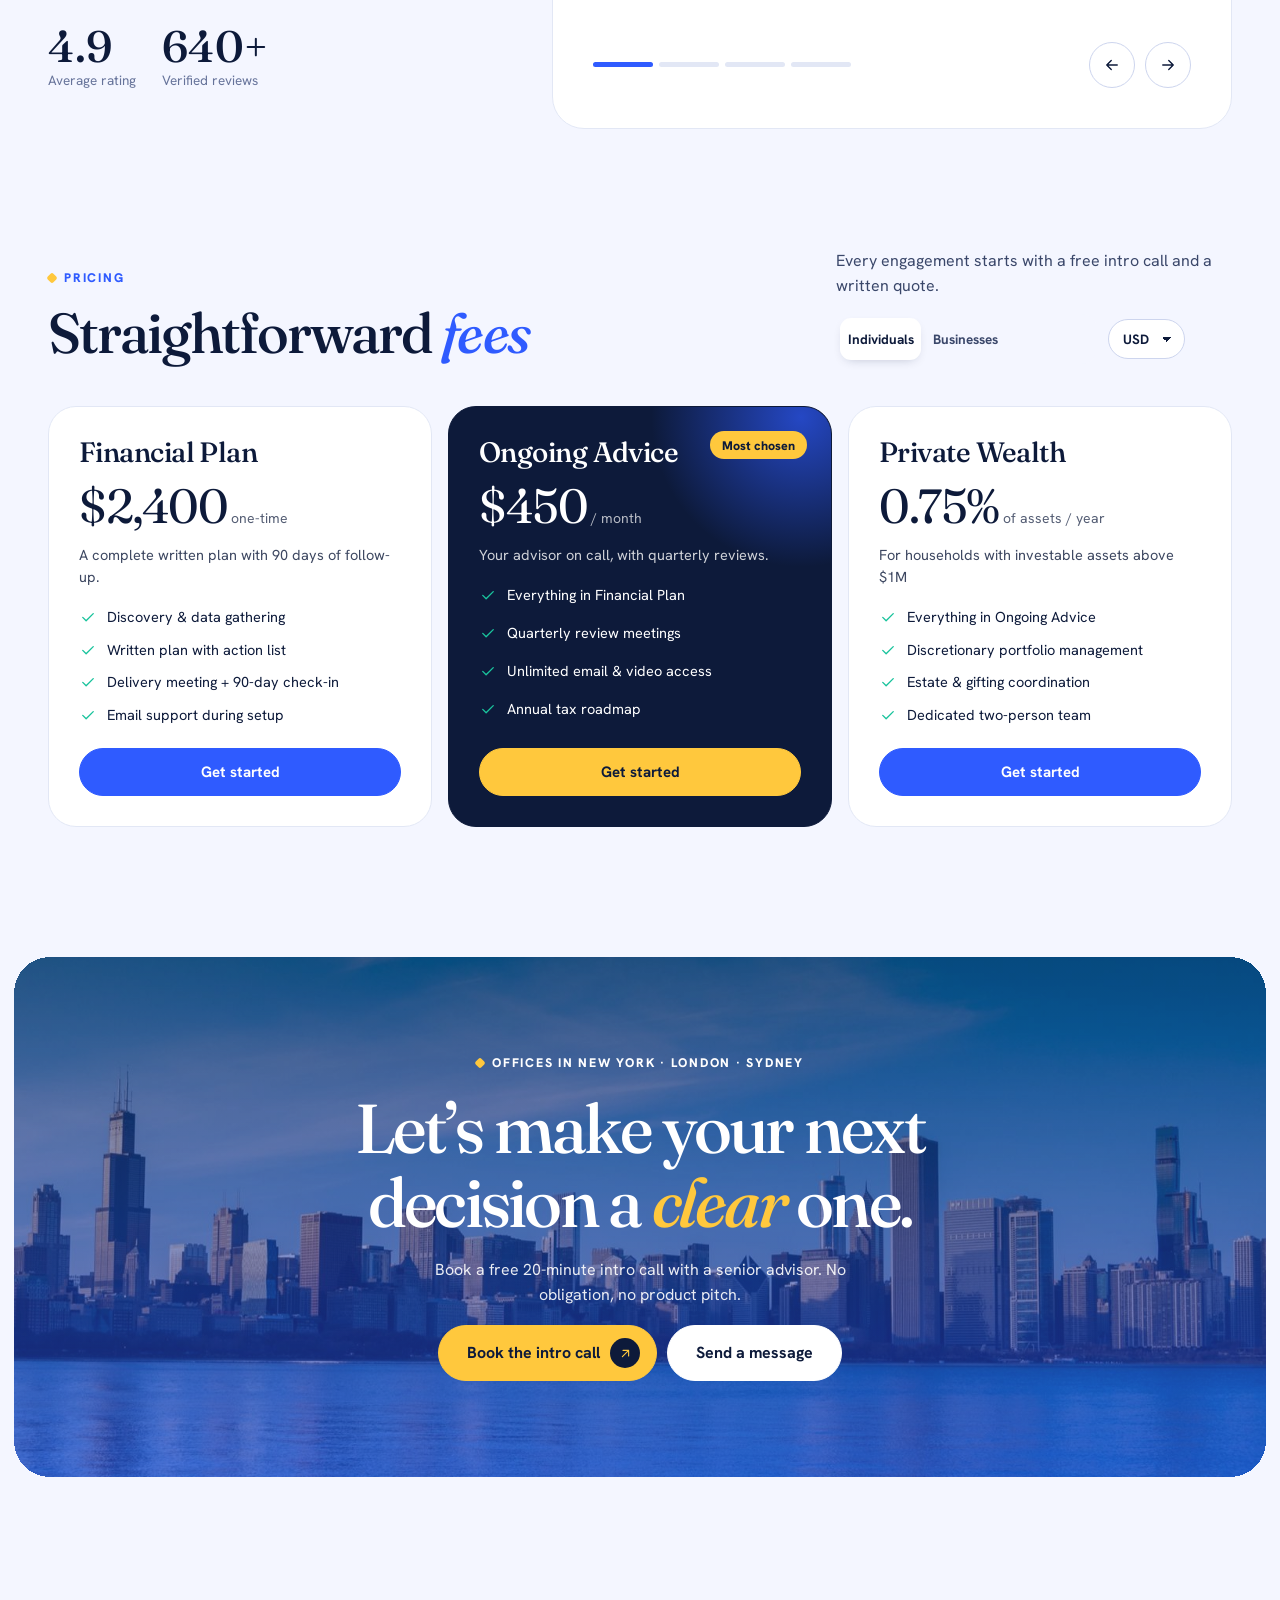
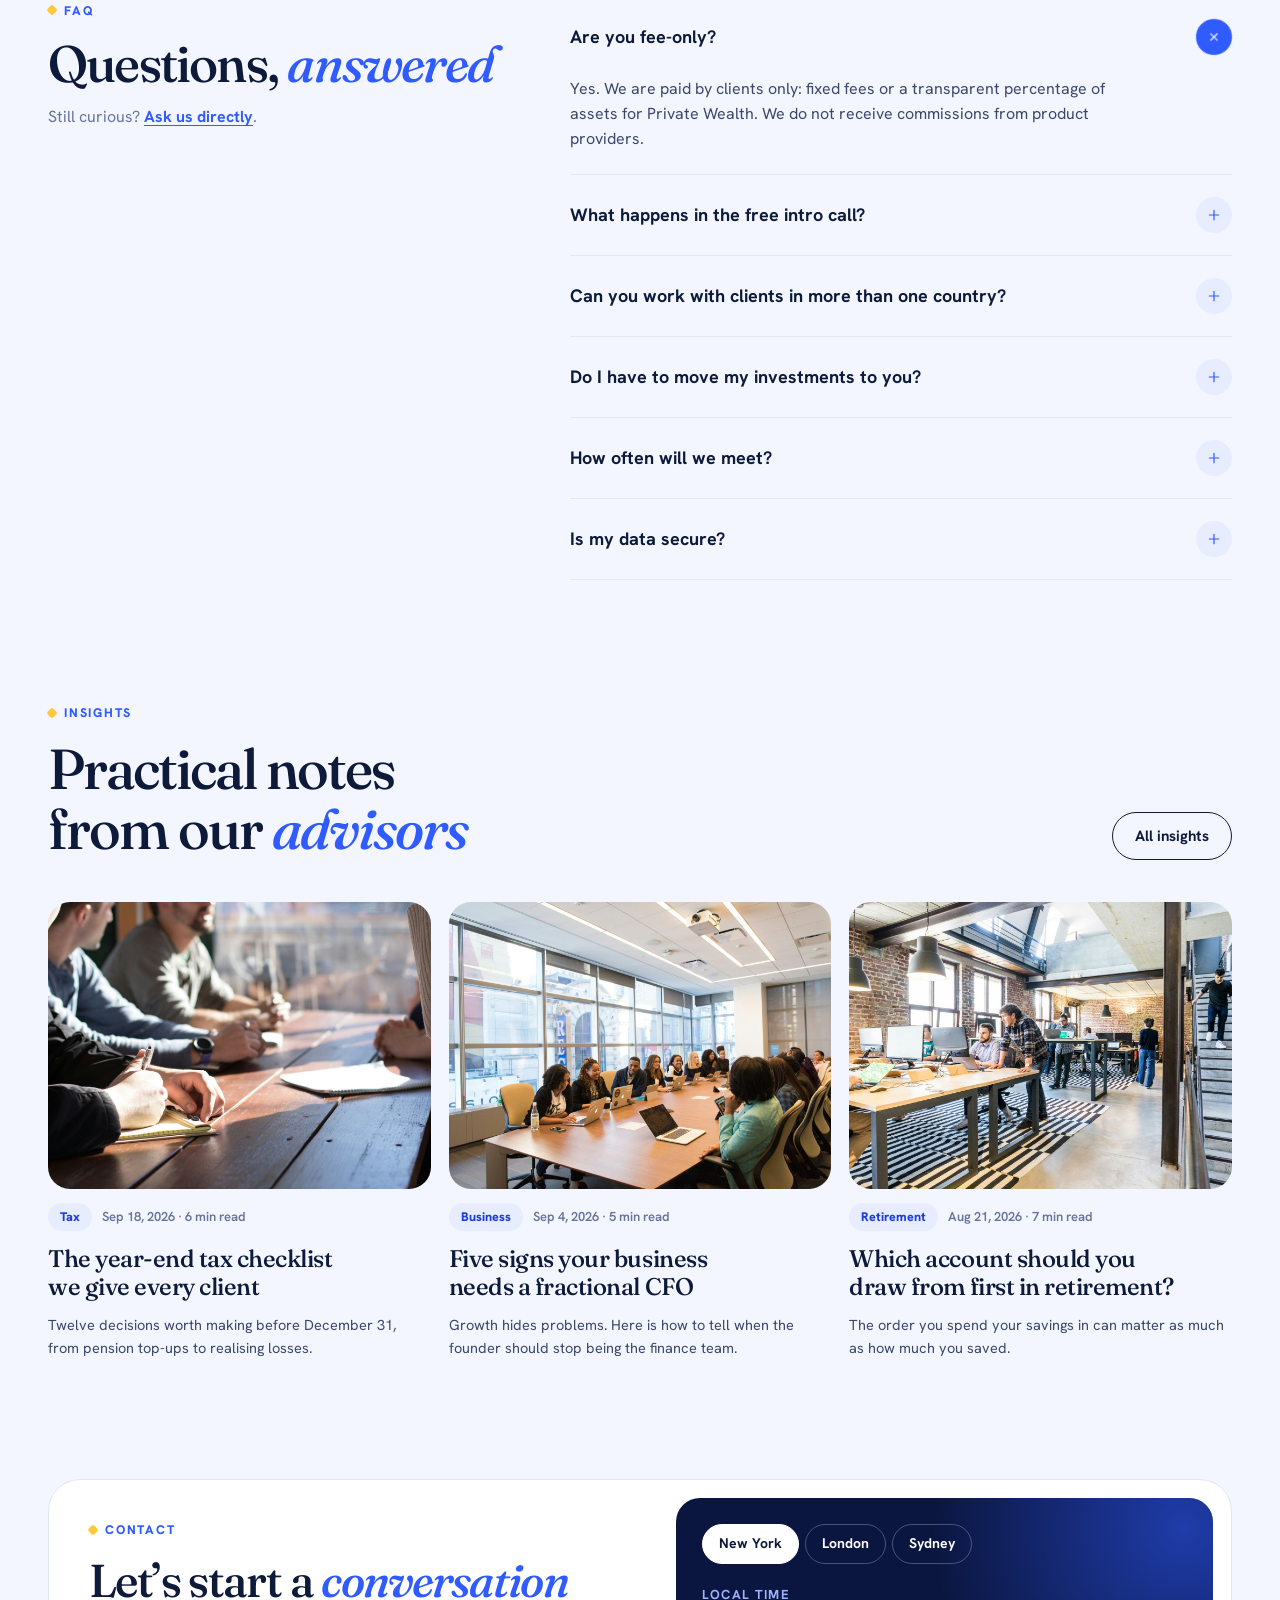
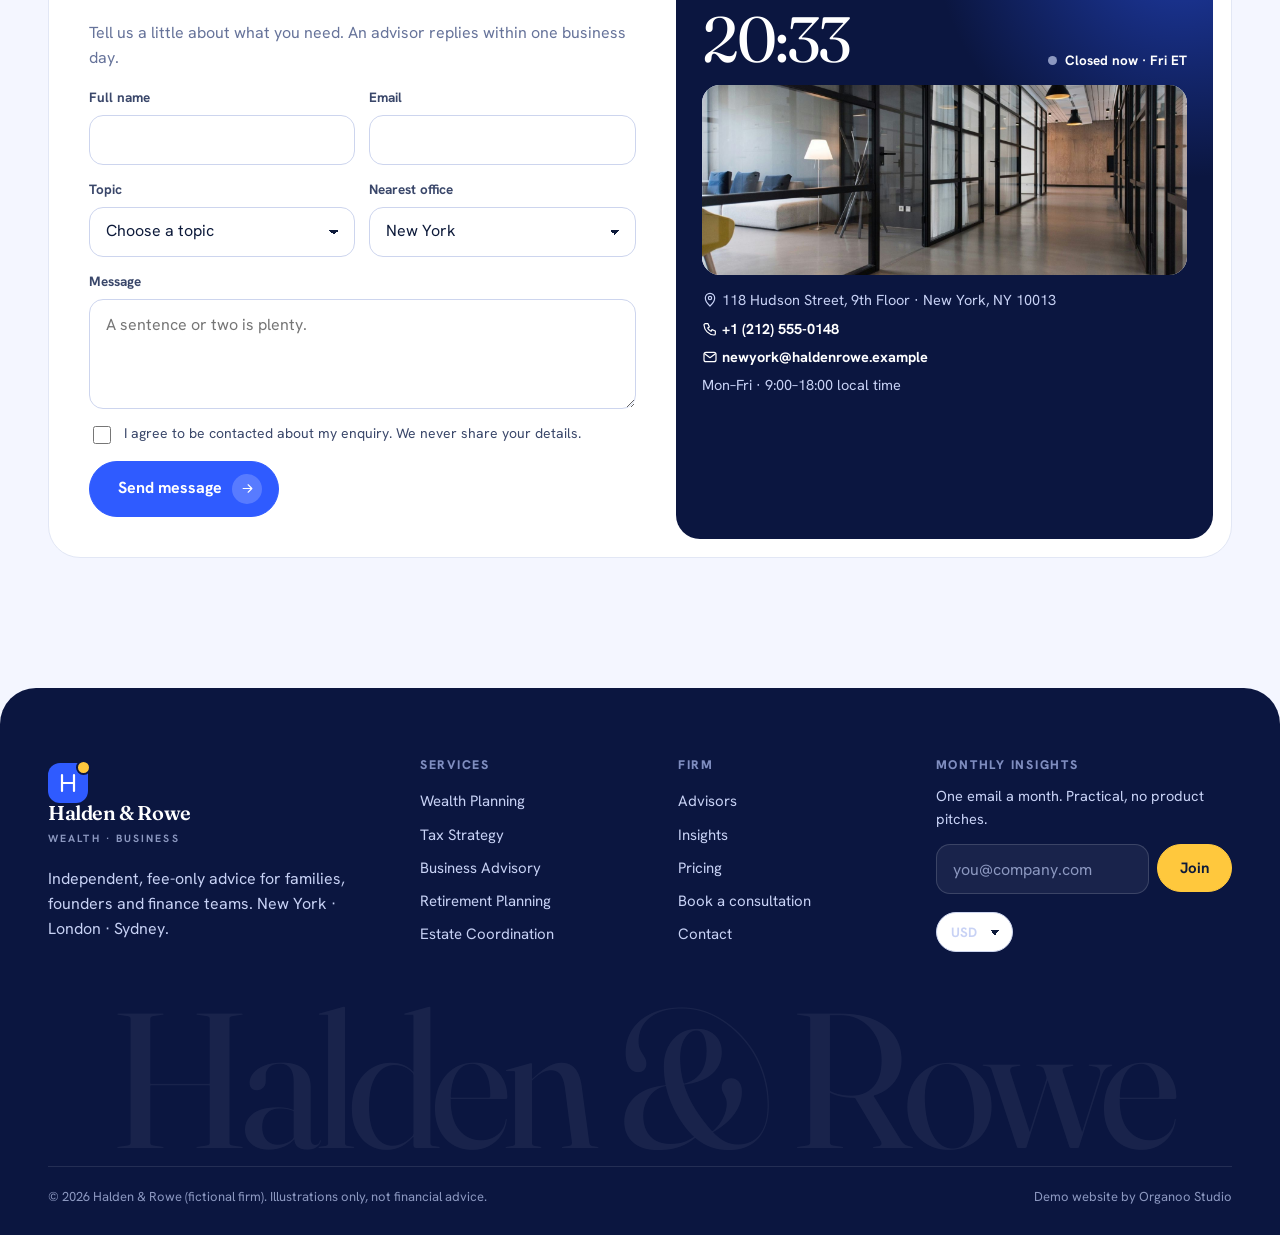
<file: 06-halden-and-rowe/index.html>
<!doctype html>
<html lang="en">
<head>
<meta charset="utf-8">
<meta name="viewport" content="width=device-width,initial-scale=1,viewport-fit=cover">
<title>Halden & Rowe · Wealth & Business Advisory</title>
<meta name="description" content="Halden & Rowe is a fictional wealth and business advisory firm. Portfolio demo by Organoo Studio.">
<link rel="preconnect" href="https://fonts.googleapis.com">
<link rel="preconnect" href="https://fonts.gstatic.com" crossorigin>
<link rel="stylesheet" href="https://fonts.googleapis.com/css2?family=Fraunces:opsz,wght@9..144,400;9..144,500;9..144,600&family=Hanken+Grotesk:wght@400;500;600;700;800&display=swap">
<link rel="stylesheet" href="css/style.css">
</head>
<body>
<svg width="0" height="0" style="position:absolute" aria-hidden="true">
 <symbol id="i-arrow" viewBox="0 0 24 24"><path d="M5 12h14M13 6l6 6-6 6"/></symbol>
 <symbol id="i-ne" viewBox="0 0 24 24"><path d="M7 17 17 7M8 7h9v9"/></symbol>
 <symbol id="i-left" viewBox="0 0 24 24"><path d="M19 12H5M11 6l-6 6 6 6"/></symbol>
 <symbol id="i-plus" viewBox="0 0 24 24"><path d="M12 5v14M5 12h14"/></symbol>
 <symbol id="i-check" viewBox="0 0 24 24"><path d="m5 12.5 4.5 4.5L19 7.5"/></symbol>
 <symbol id="i-x" viewBox="0 0 24 24"><path d="M6 6l12 12M18 6 6 18"/></symbol>
 <symbol id="i-menu" viewBox="0 0 24 24"><path d="M4 8h16M4 16h16"/></symbol>
 <symbol id="i-cal" viewBox="0 0 24 24"><rect x="3.5" y="5" width="17" height="15" rx="3"/><path d="M3.5 10h17M8 3v4M16 3v4"/></symbol>
 <symbol id="i-video" viewBox="0 0 24 24"><rect x="3" y="6" width="13" height="12" rx="3"/><path d="m16 10 5-3v10l-5-3"/></symbol>
 <symbol id="i-phone" viewBox="0 0 24 24"><path d="M5 4h4l2 5-2.5 1.5a11 11 0 0 0 5 5L15 13l5 2v4a2 2 0 0 1-2 2A16 16 0 0 1 3 6a2 2 0 0 1 2-2"/></symbol>
 <symbol id="i-pin" viewBox="0 0 24 24"><path d="M12 21s7-6.2 7-12a7 7 0 0 0-14 0c0 5.8 7 12 7 12z"/><circle cx="12" cy="9" r="2.5"/></symbol>
 <symbol id="i-star" viewBox="0 0 24 24"><path d="m12 2.8 2.8 5.8 6.3.9-4.6 4.4 1.1 6.3L12 17.2l-5.6 3 1.1-6.3L2.9 9.5l6.3-.9z"/></symbol>
 <symbol id="i-copy" viewBox="0 0 24 24"><rect x="8" y="8" width="12" height="12" rx="2.5"/><path d="M16 8V6a2 2 0 0 0-2-2H6a2 2 0 0 0-2 2v8a2 2 0 0 0 2 2h2"/></symbol>
 <symbol id="i-dl" viewBox="0 0 24 24"><path d="M12 4v11M7 10l5 5 5-5M5 20h14"/></symbol>
 <symbol id="i-mail" viewBox="0 0 24 24"><rect x="3" y="5" width="18" height="14" rx="3"/><path d="m4 7 8 6 8-6"/></symbol>
 <symbol id="i-chart" viewBox="0 0 24 24"><path d="M4 20V10M10 20V4M16 20v-7M22 20H2"/></symbol>
 <symbol id="i-shield" viewBox="0 0 24 24"><path d="M12 3 5 6v6c0 4.5 3 7.5 7 9 4-1.5 7-4.5 7-9V6z"/><path d="m9 12 2 2 4-4"/></symbol>
 <symbol id="i-brief" viewBox="0 0 24 24"><rect x="3" y="7" width="18" height="13" rx="3"/><path d="M8 7V5a2 2 0 0 1 2-2h4a2 2 0 0 1 2 2v2M3 13h18"/></symbol>
 <symbol id="i-leaf" viewBox="0 0 24 24"><path d="M5 19c0-8 5-14 15-14 0 9-6 15-14 15"/><path d="M5 19 14 10"/></symbol>
 <symbol id="i-scale" viewBox="0 0 24 24"><path d="M12 4v16M6 20h12M4 8h16M7 8l-3 7h6zM17 8l-3 7h6z"/></symbol>
 <symbol id="i-ret" viewBox="0 0 24 24"><circle cx="12" cy="12" r="8.5"/><path d="M12 7v5l3 2"/></symbol>
 <symbol id="i-in" viewBox="0 0 24 24"><rect x="3" y="3" width="18" height="18" rx="4"/><path d="M8 11v6M8 7.5v.1M12 17v-4a2 2 0 0 1 4 0v4M12 11v6"/></symbol>
</svg>
<div class="prog" id="prog"></div>
<div id="root"></div>
<div id="toasts" aria-live="polite"></div>

<script src="js/app.js"></script>
</body></html>
</file>
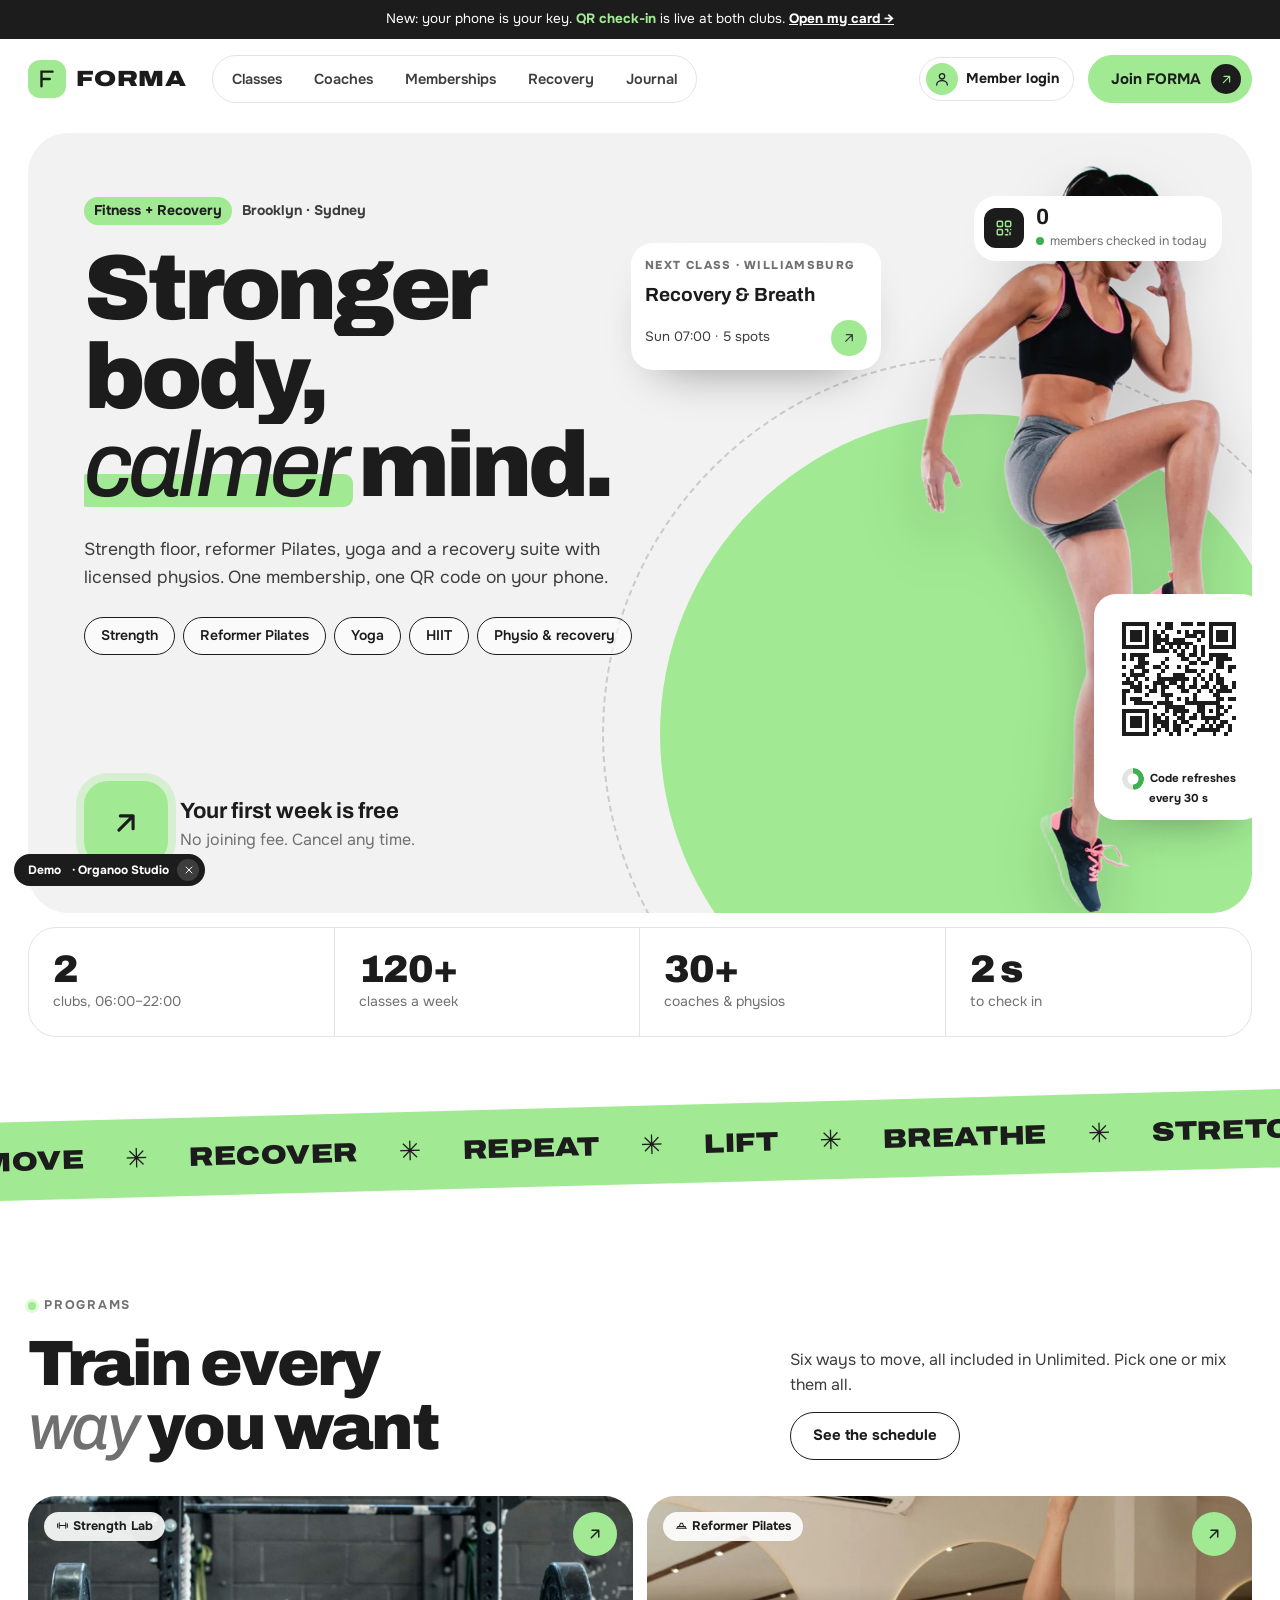
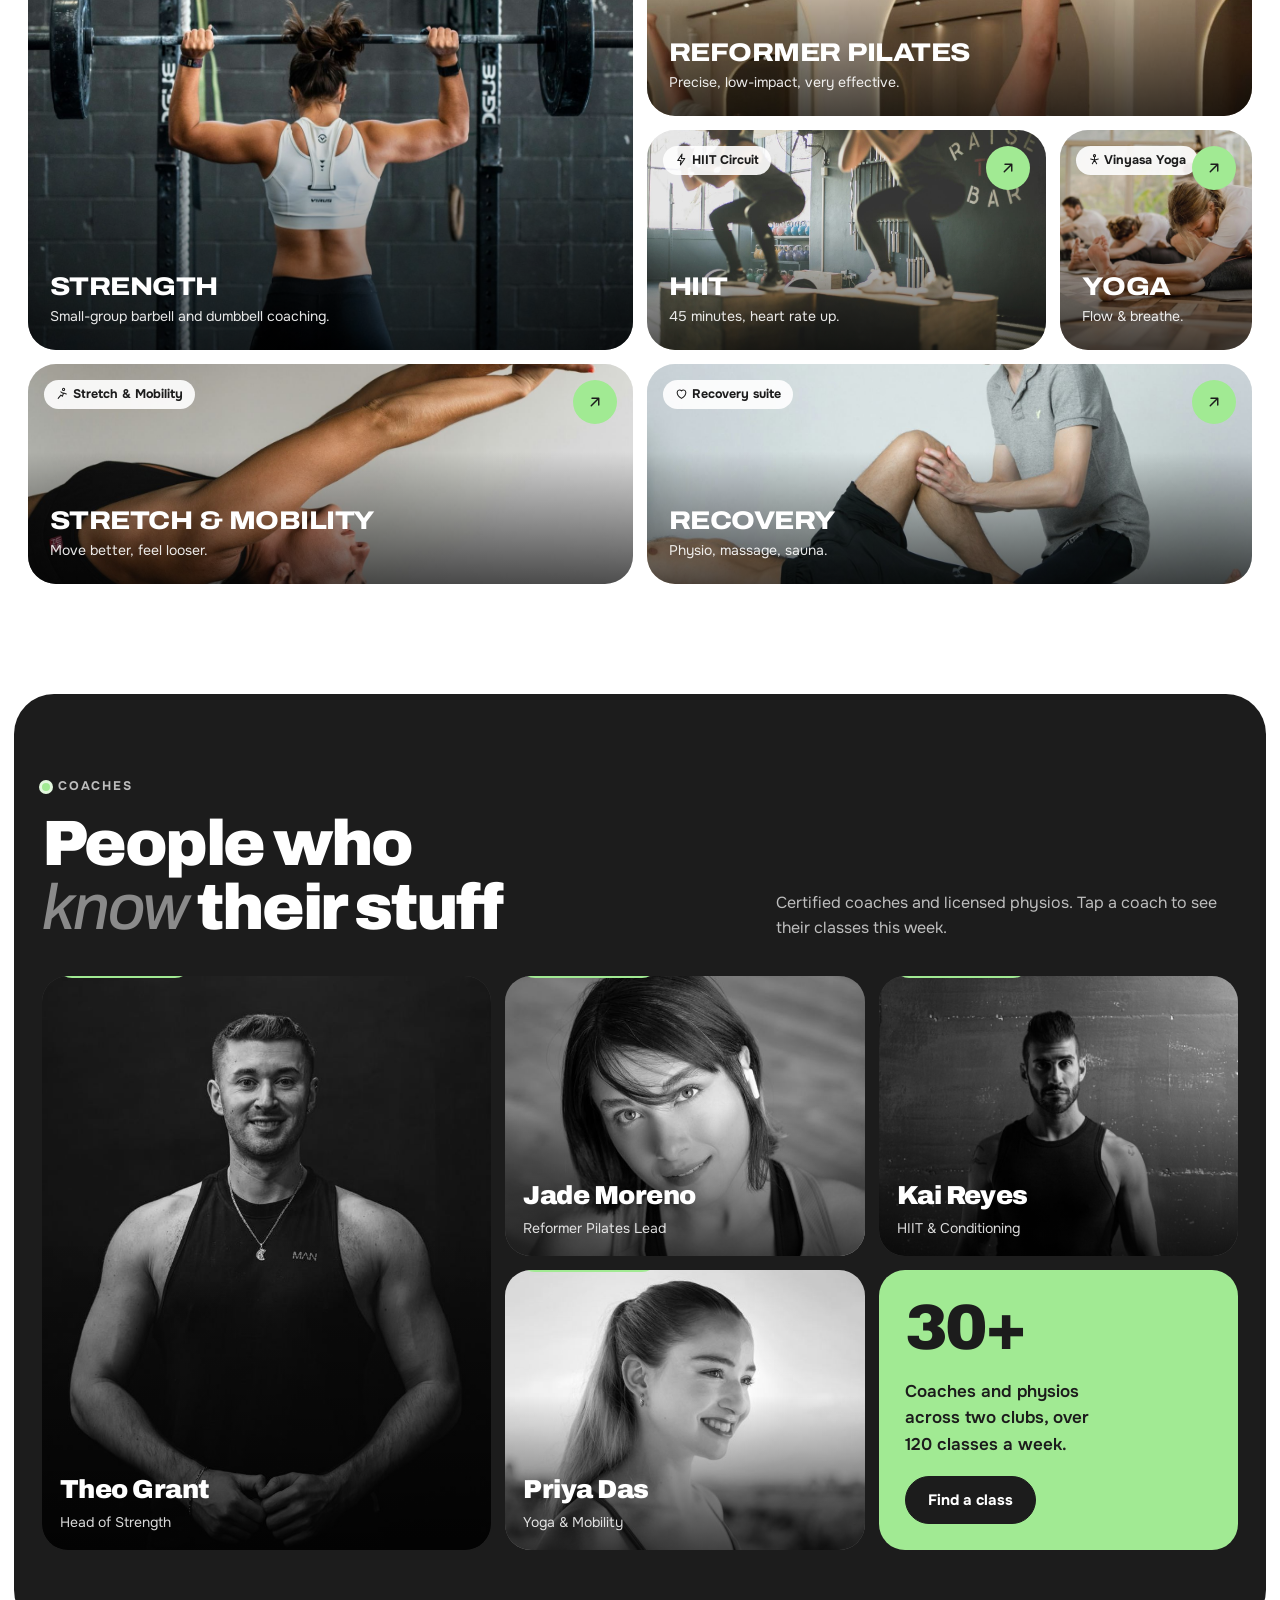
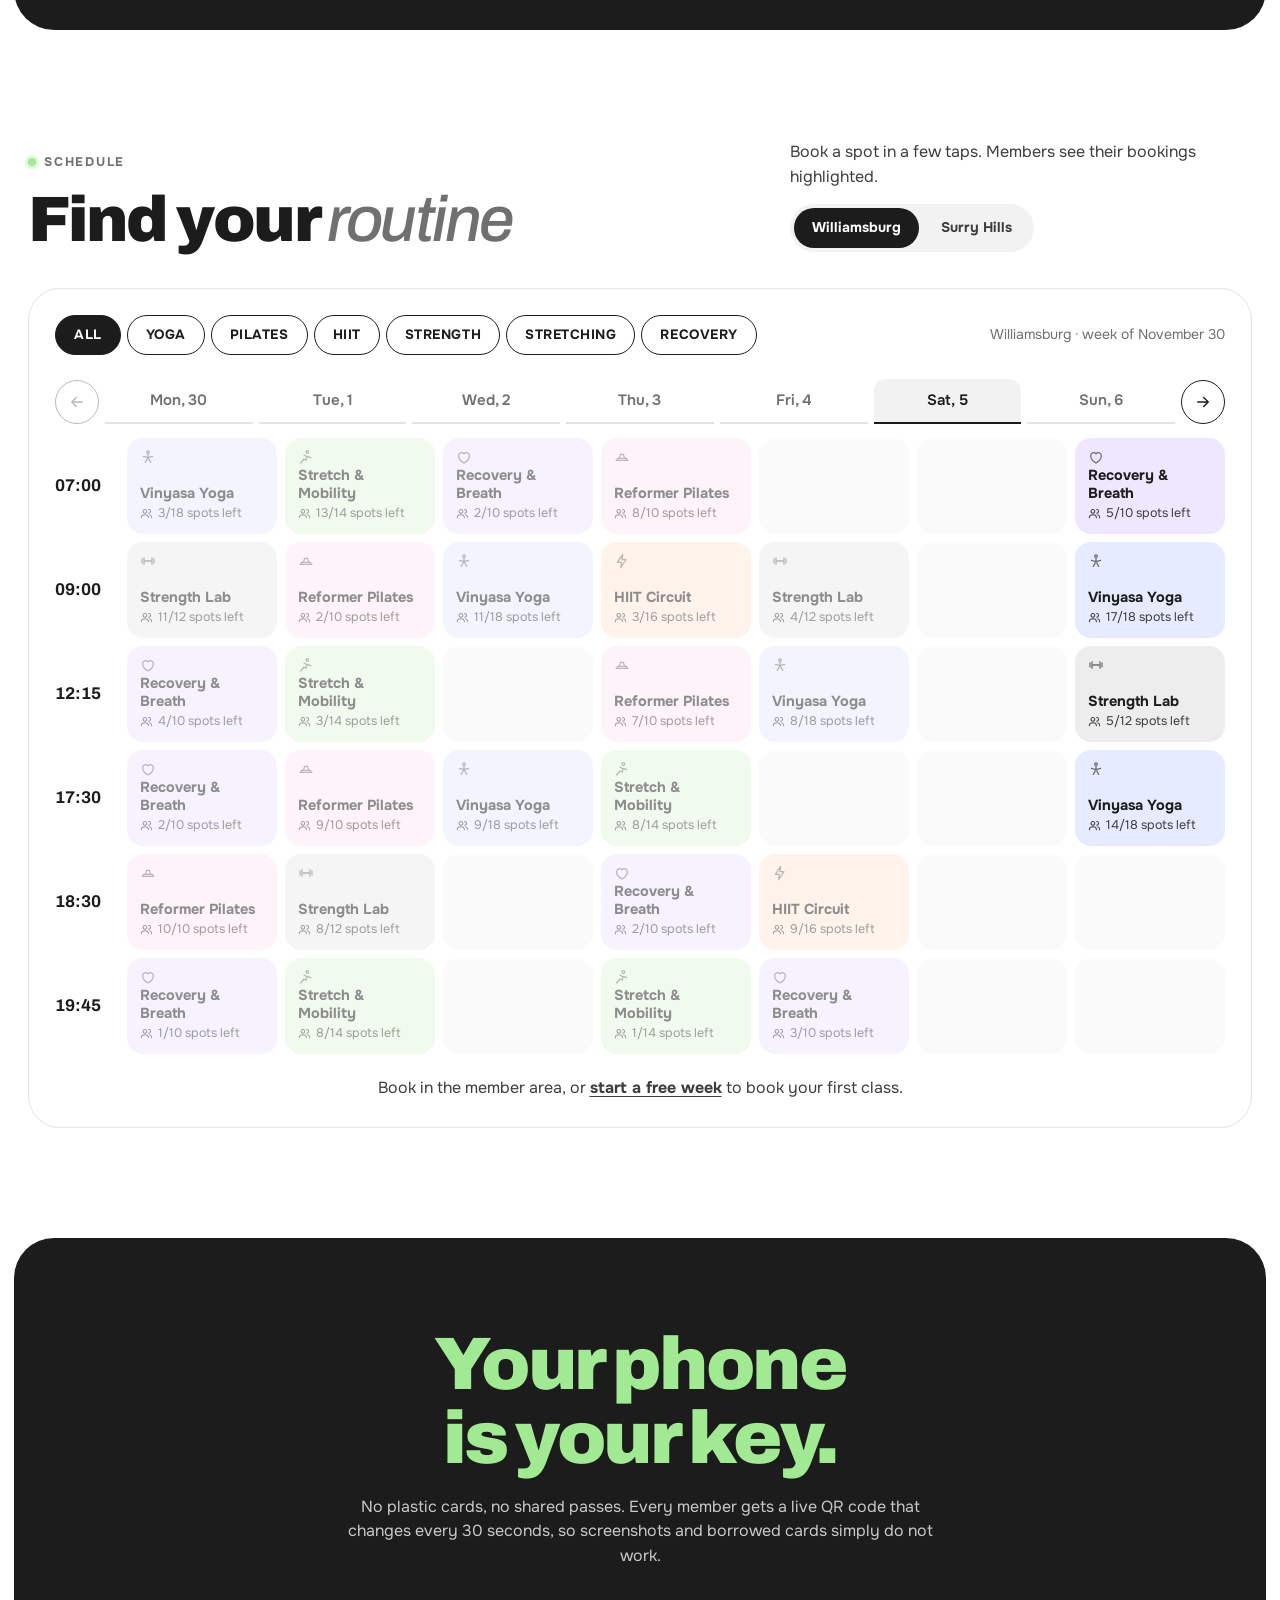
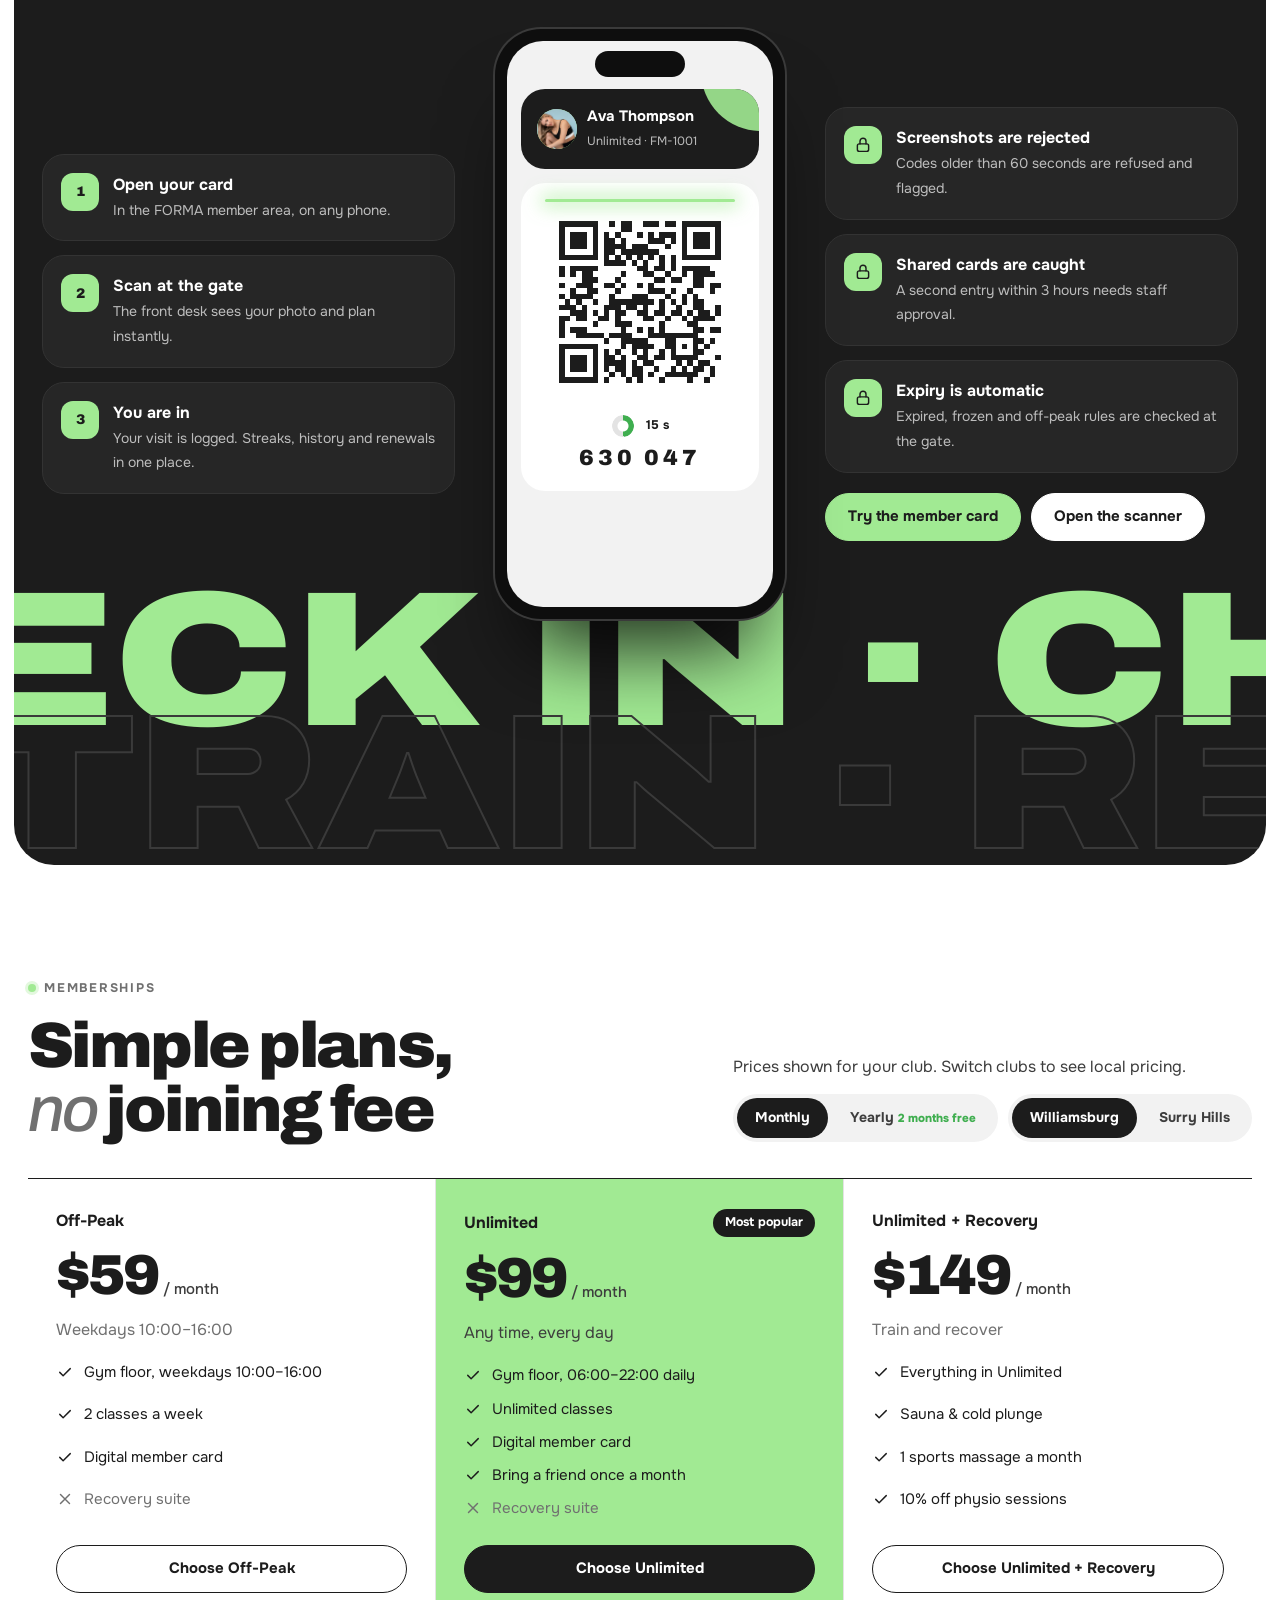
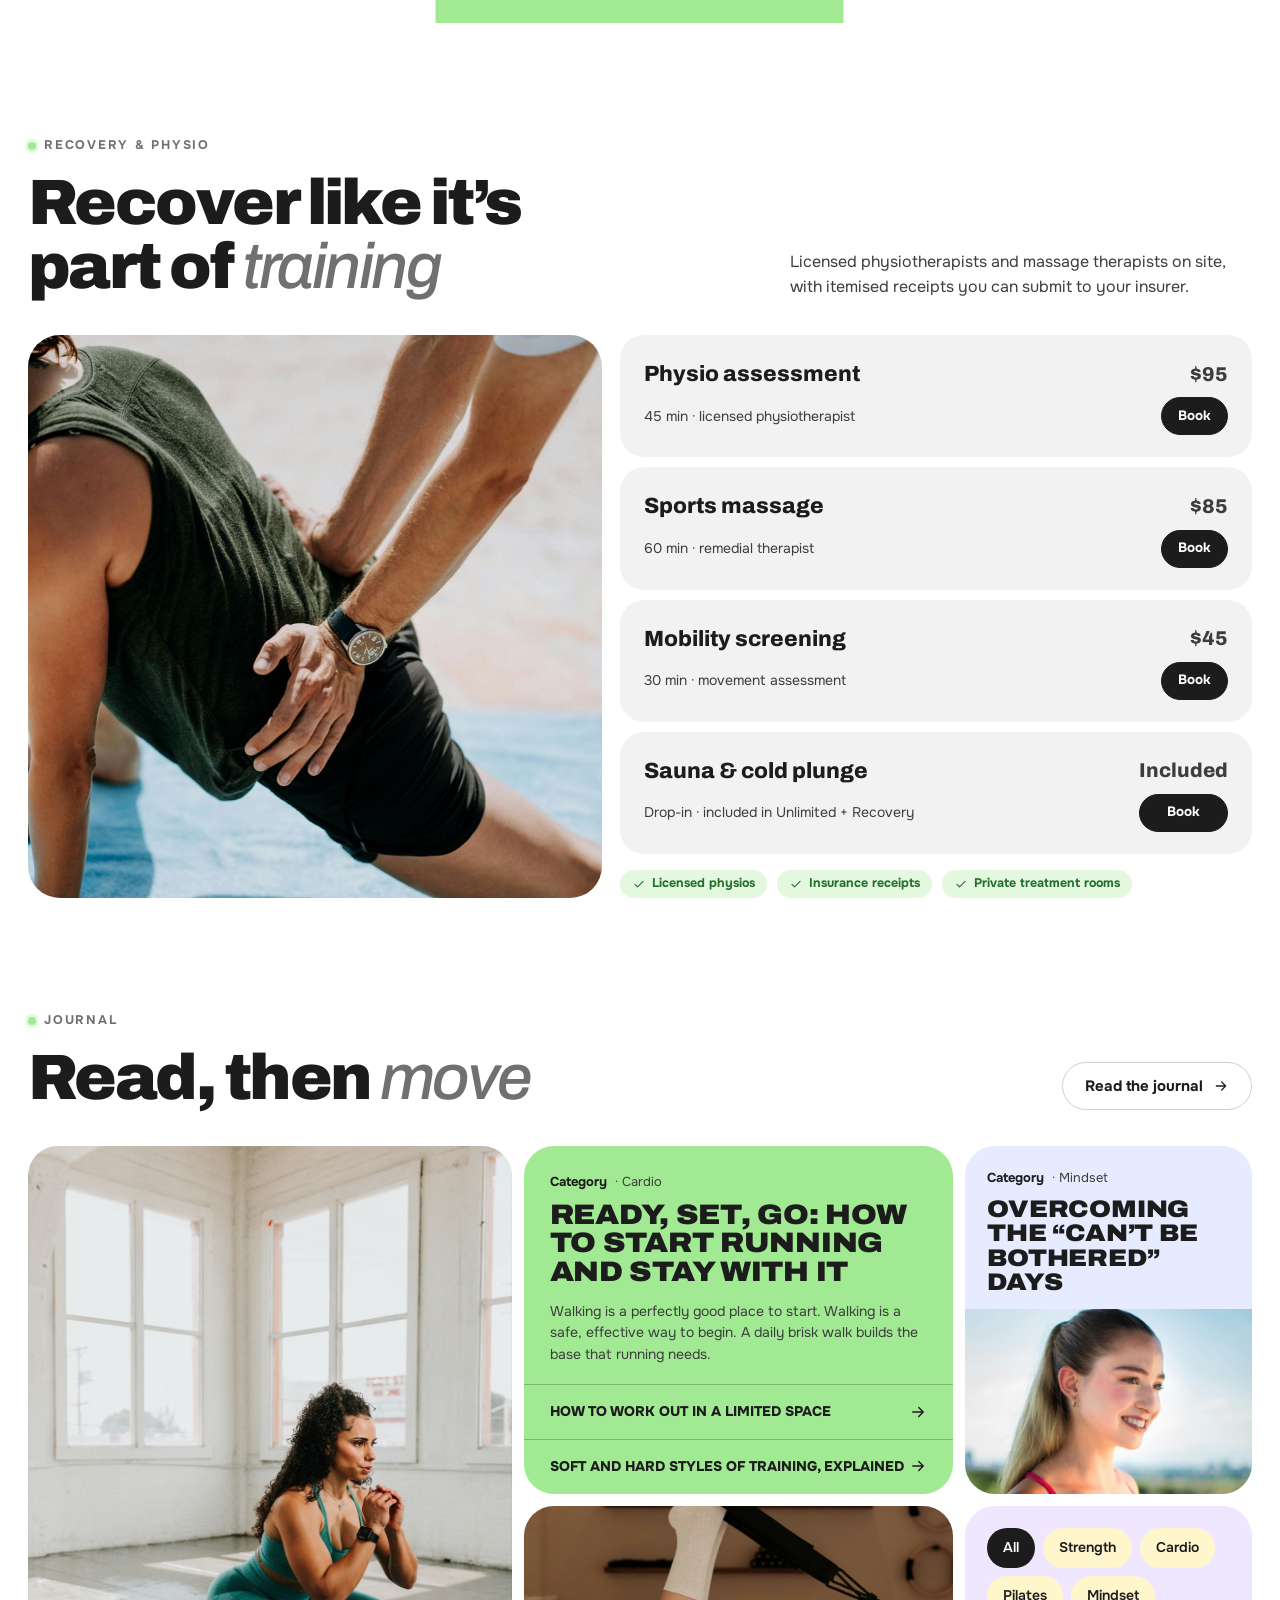
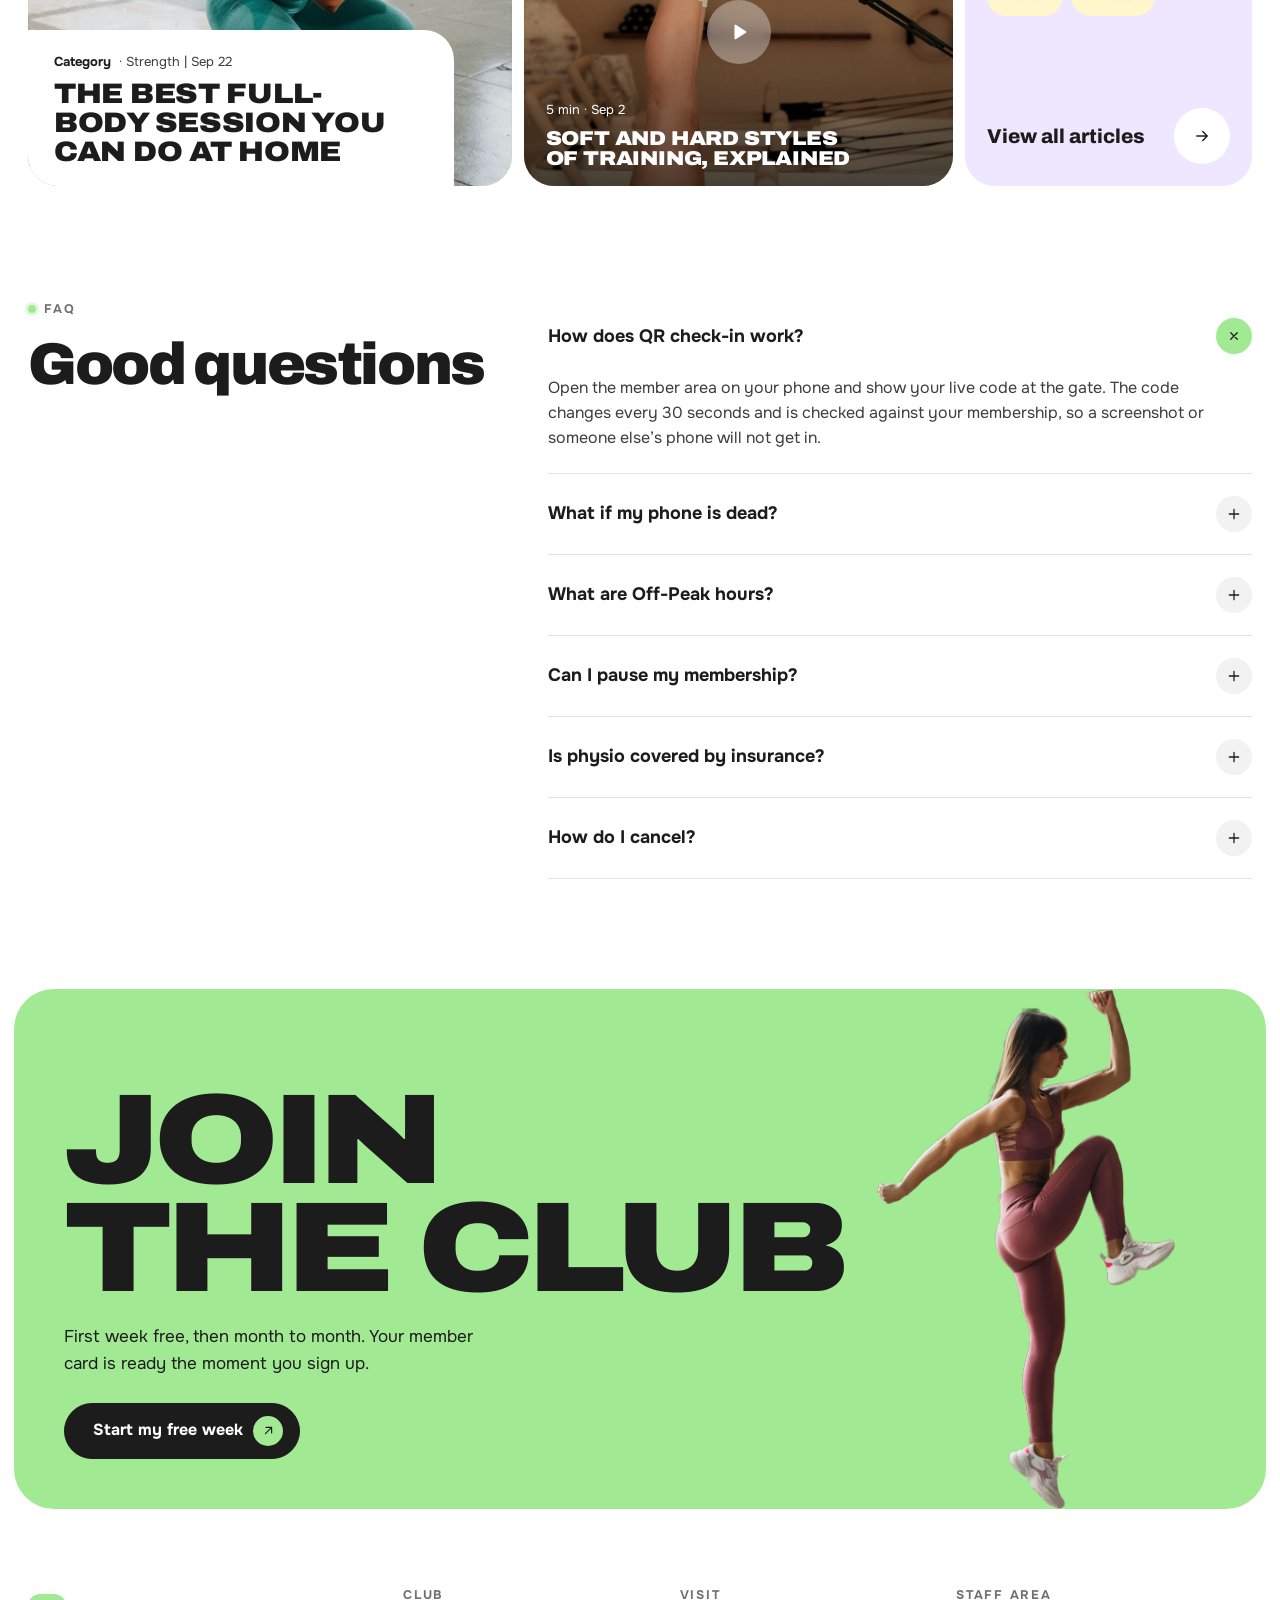
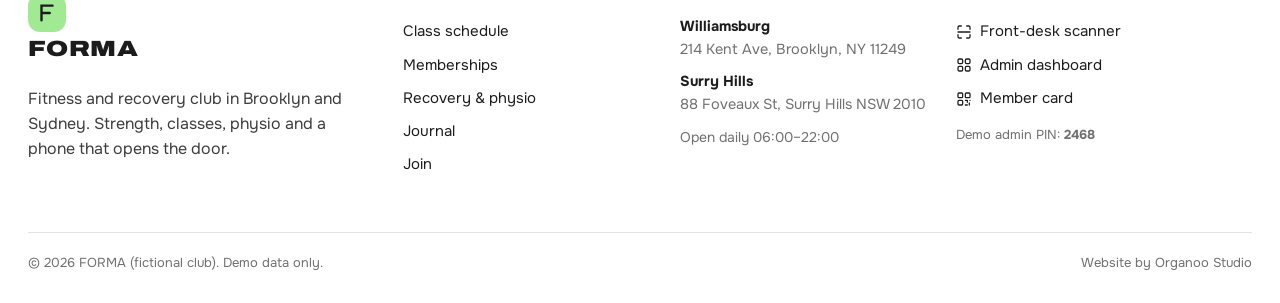
<file: 07-forma/index.html>
<!doctype html>
<html lang="en">
<head>
<meta charset="utf-8">
<meta name="viewport" content="width=device-width,initial-scale=1,viewport-fit=cover">
<title>FORMA · Fitness & Recovery Club</title>
<meta name="description" content="FORMA is a fictional fitness and recovery club with QR check-in, class booking and a member portal. Portfolio demo by Organoo Studio.">
<link rel="preconnect" href="https://fonts.googleapis.com">
<link rel="preconnect" href="https://fonts.gstatic.com" crossorigin>
<link rel="stylesheet" href="https://fonts.googleapis.com/css2?family=Archivo:wdth,wght@100..125,500..900&family=Onest:wght@400;500;600;700&display=swap">
<link rel="stylesheet" href="css/style.css">
</head>
<body>
<svg width="0" height="0" style="position:absolute" aria-hidden="true">
 <symbol id="i-ne" viewBox="0 0 24 24"><path d="M7 17 17 7M8 7h9v9"/></symbol>
 <symbol id="i-arrow" viewBox="0 0 24 24"><path d="M5 12h14M13 6l6 6-6 6"/></symbol>
 <symbol id="i-left" viewBox="0 0 24 24"><path d="M19 12H5M11 6l-6 6 6 6"/></symbol>
 <symbol id="i-plus" viewBox="0 0 24 24"><path d="M12 5v14M5 12h14"/></symbol>
 <symbol id="i-check" viewBox="0 0 24 24"><path d="m5 12.5 4.5 4.5L19 7.5"/></symbol>
 <symbol id="i-x" viewBox="0 0 24 24"><path d="M6 6l12 12M18 6 6 18"/></symbol>
 <symbol id="i-alert" viewBox="0 0 24 24"><path d="M12 4 2.5 20h19z"/><path d="M12 10v4M12 17v.1"/></symbol>
 <symbol id="i-menu" viewBox="0 0 24 24"><path d="M4 8h16M4 16h16"/></symbol>
 <symbol id="i-user" viewBox="0 0 24 24"><circle cx="12" cy="8" r="4"/><path d="M4 21c0-4 3.6-6.5 8-6.5s8 2.5 8 6.5"/></symbol>
 <symbol id="i-users" viewBox="0 0 24 24"><circle cx="9" cy="8" r="3.5"/><path d="M2.5 20c0-3.5 3-5.5 6.5-5.5s6.5 2 6.5 5.5M16 4.5a3.5 3.5 0 0 1 0 7M18 14.5c2.2.6 3.5 2.4 3.5 5.5"/></symbol>
 <symbol id="i-qr" viewBox="0 0 24 24"><rect x="3" y="3" width="7" height="7" rx="1.5"/><rect x="14" y="3" width="7" height="7" rx="1.5"/><rect x="3" y="14" width="7" height="7" rx="1.5"/><path d="M14 14h3v3M21 14v.1M14 21h3M20 18v3"/></symbol>
 <symbol id="i-scan" viewBox="0 0 24 24"><path d="M3 8V5a2 2 0 0 1 2-2h3M16 3h3a2 2 0 0 1 2 2v3M21 16v3a2 2 0 0 1-2 2h-3M8 21H5a2 2 0 0 1-2-2v-3M3 12h18"/></symbol>
 <symbol id="i-grid" viewBox="0 0 24 24"><rect x="3" y="3" width="7" height="7" rx="2"/><rect x="14" y="3" width="7" height="7" rx="2"/><rect x="3" y="14" width="7" height="7" rx="2"/><rect x="14" y="14" width="7" height="7" rx="2"/></symbol>
 <symbol id="i-list" viewBox="0 0 24 24"><path d="M8 6h13M8 12h13M8 18h13M3.5 6h.1M3.5 12h.1M3.5 18h.1"/></symbol>
 <symbol id="i-cal" viewBox="0 0 24 24"><rect x="3.5" y="5" width="17" height="15" rx="3"/><path d="M3.5 10h17M8 3v4M16 3v4"/></symbol>
 <symbol id="i-dl" viewBox="0 0 24 24"><path d="M12 4v11M7 10l5 5 5-5M5 20h14"/></symbol>
 <symbol id="i-lock" viewBox="0 0 24 24"><rect x="4.5" y="10.5" width="15" height="10" rx="2.5"/><path d="M8 10.5V7a4 4 0 0 1 8 0v3.5"/></symbol>
 <symbol id="i-snow" viewBox="0 0 24 24"><path d="M12 2v20M4 6l16 12M20 6 4 18"/></symbol>
 <symbol id="i-mail" viewBox="0 0 24 24"><rect x="3" y="5" width="18" height="14" rx="3"/><path d="m4 7 8 6 8-6"/></symbol>
 <symbol id="i-play" viewBox="0 0 24 24"><path d="M8 5v14l11-7z" fill="currentColor"/></symbol>
 <symbol id="i-yoga" viewBox="0 0 24 24"><circle cx="12" cy="5" r="2"/><path d="M12 7v6M5 11l7 2 7-2M8 20l4-7 4 7"/></symbol>
 <symbol id="i-pil" viewBox="0 0 24 24"><path d="M3 17h18M5 17v-3h14v3M8 14l2-6h4l2 6"/></symbol>
 <symbol id="i-hiit" viewBox="0 0 24 24"><path d="M13 2 5 14h6l-1 8 8-12h-6z"/></symbol>
 <symbol id="i-str" viewBox="0 0 24 24"><path d="M3 9v6M6 7v10M18 7v10M21 9v6M6 12h12"/></symbol>
 <symbol id="i-mob" viewBox="0 0 24 24"><circle cx="14" cy="4.5" r="2"/><path d="M4 21l5-6 3 2 2-6 5 2M12 11l-3-2"/></symbol>
 <symbol id="i-rec" viewBox="0 0 24 24"><path d="M12 21s-8-4.5-8-11a4.5 4.5 0 0 1 8-2.8A4.5 4.5 0 0 1 20 10c0 6.5-8 11-8 11z"/></symbol>
 <symbol id="i-bolt" viewBox="0 0 24 24"><path d="M13 2 5 14h6l-1 8 8-12h-6z"/></symbol>
 <symbol id="i-out" viewBox="0 0 24 24"><path d="M15 4h3a2 2 0 0 1 2 2v12a2 2 0 0 1-2 2h-3M10 17l5-5-5-5M15 12H3"/></symbol>
 <symbol id="i-cam" viewBox="0 0 24 24"><path d="M4 8h3l2-3h6l2 3h3v11H4z"/><circle cx="12" cy="13" r="3.5"/></symbol>
</svg>
<div id="root"></div>
<div id="toasts" aria-live="polite"></div>

<script src="js/qr.js"></script>
<script src="js/app.js"></script>
</body></html>
</file>
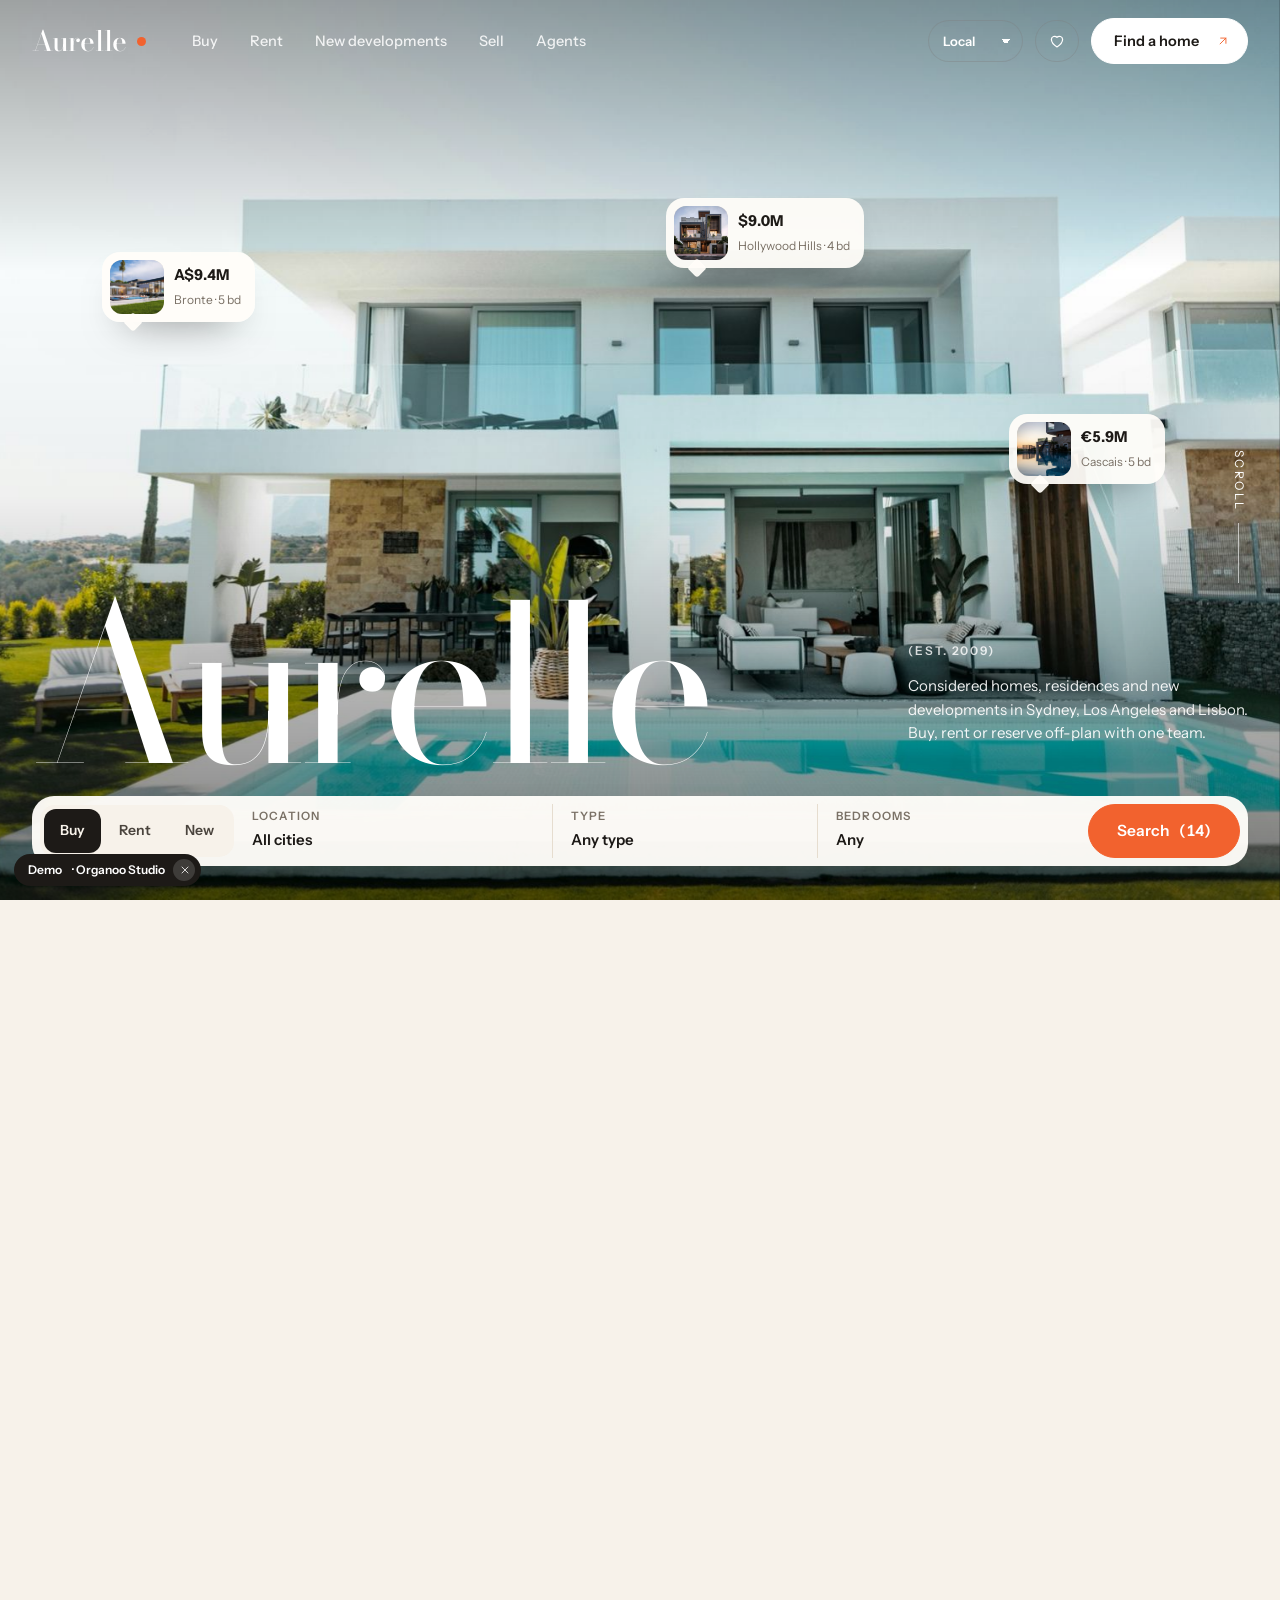
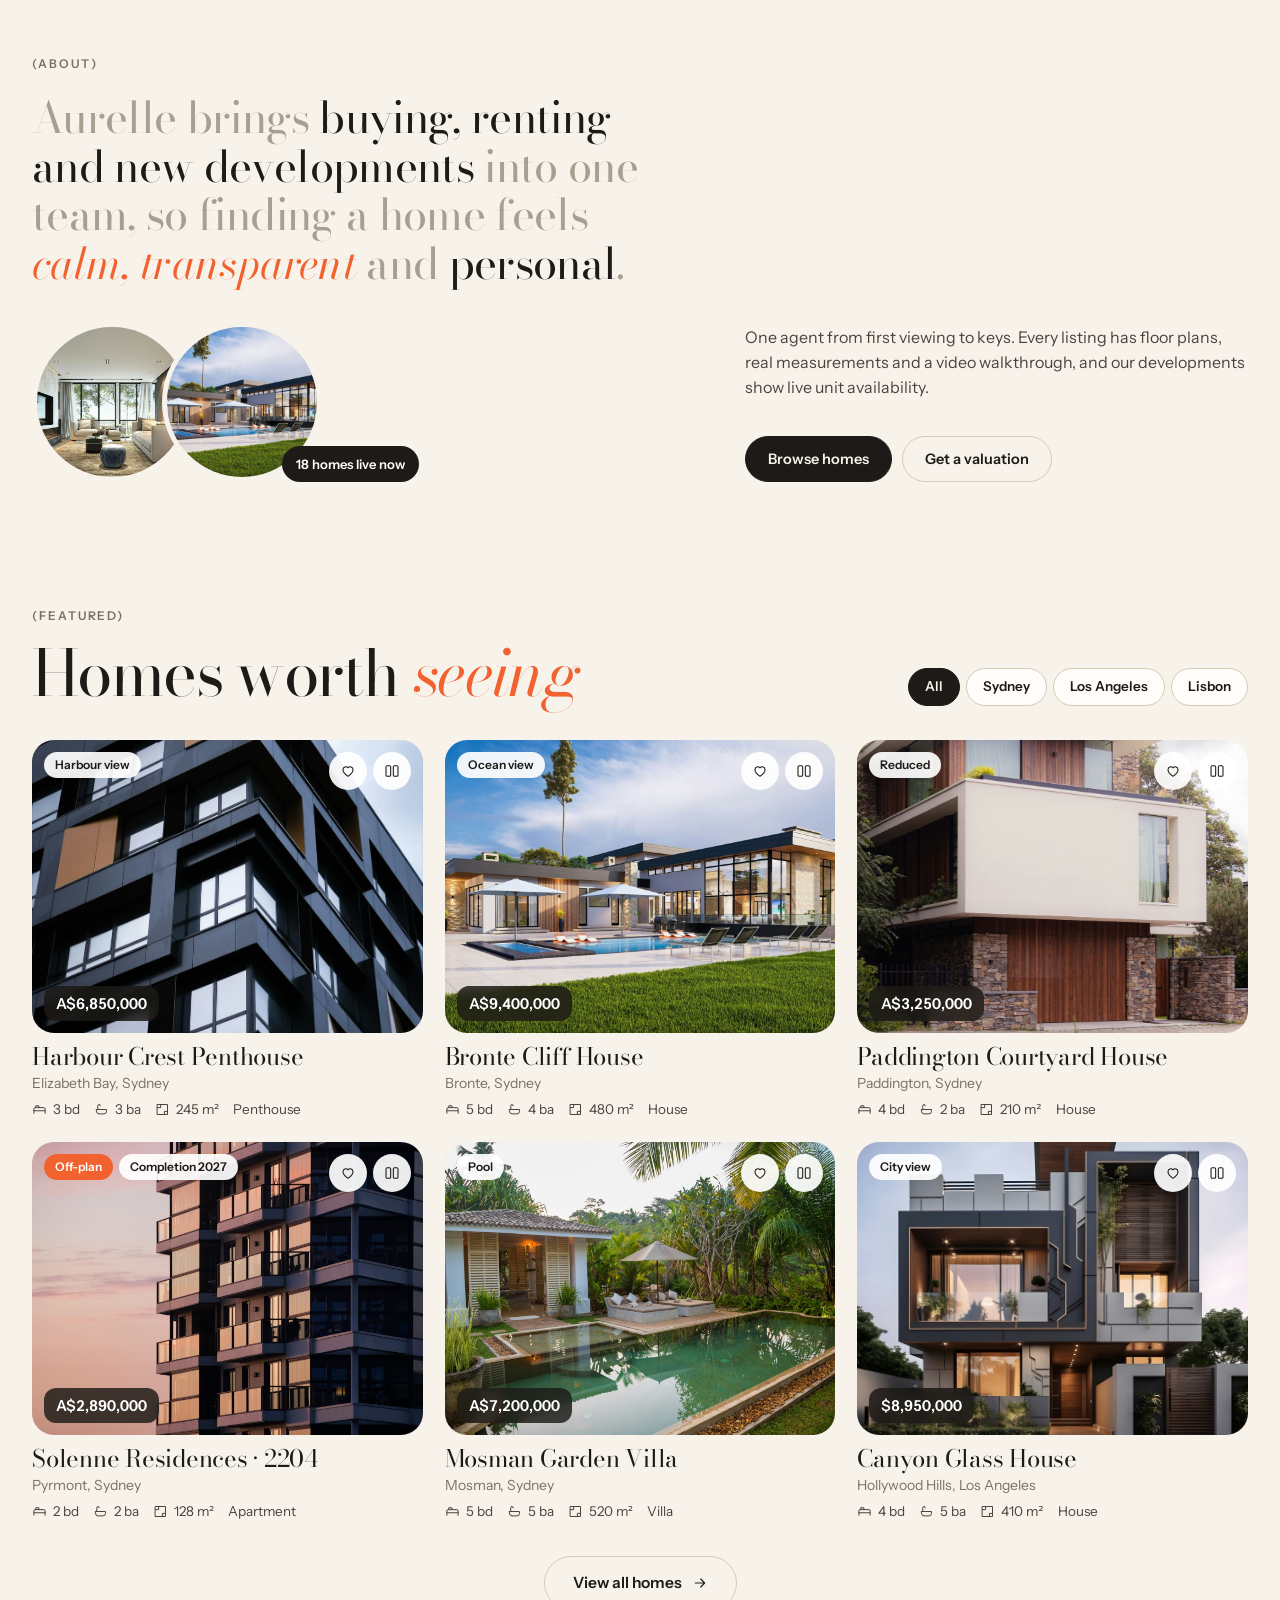
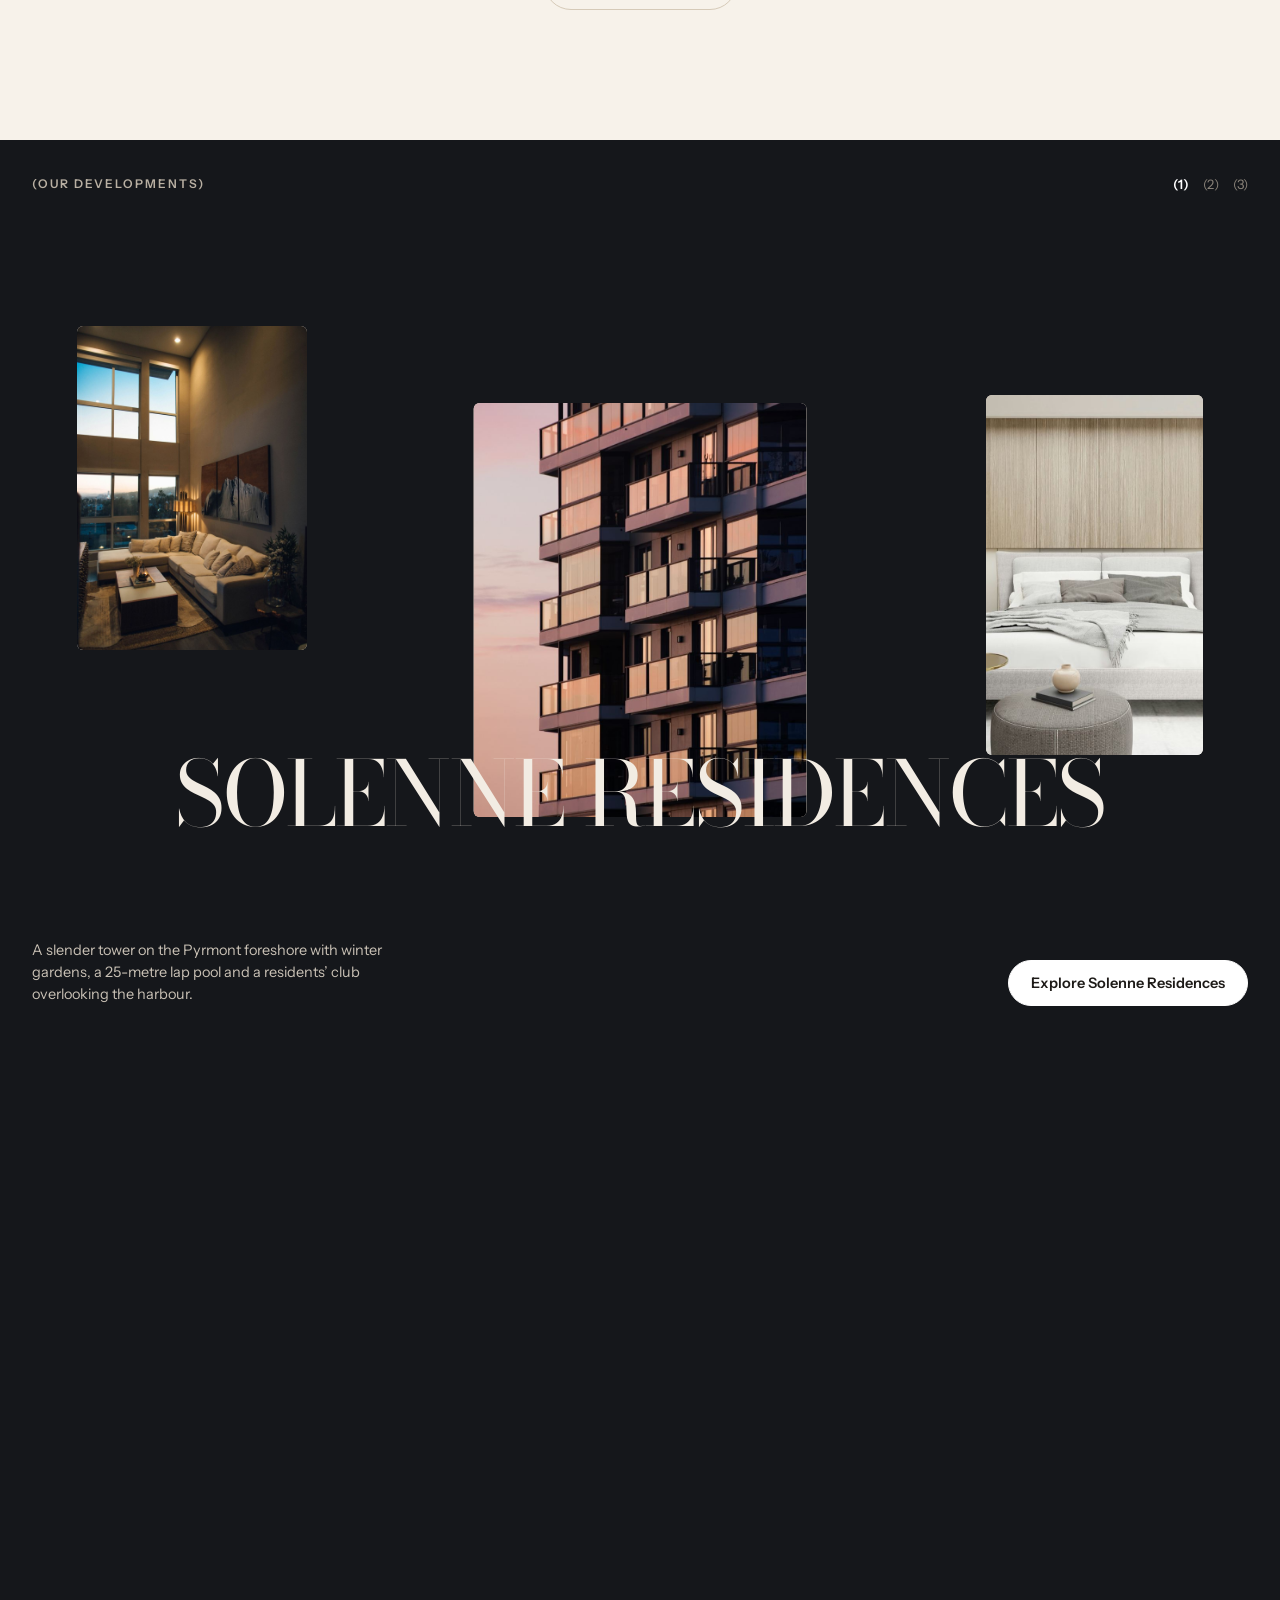
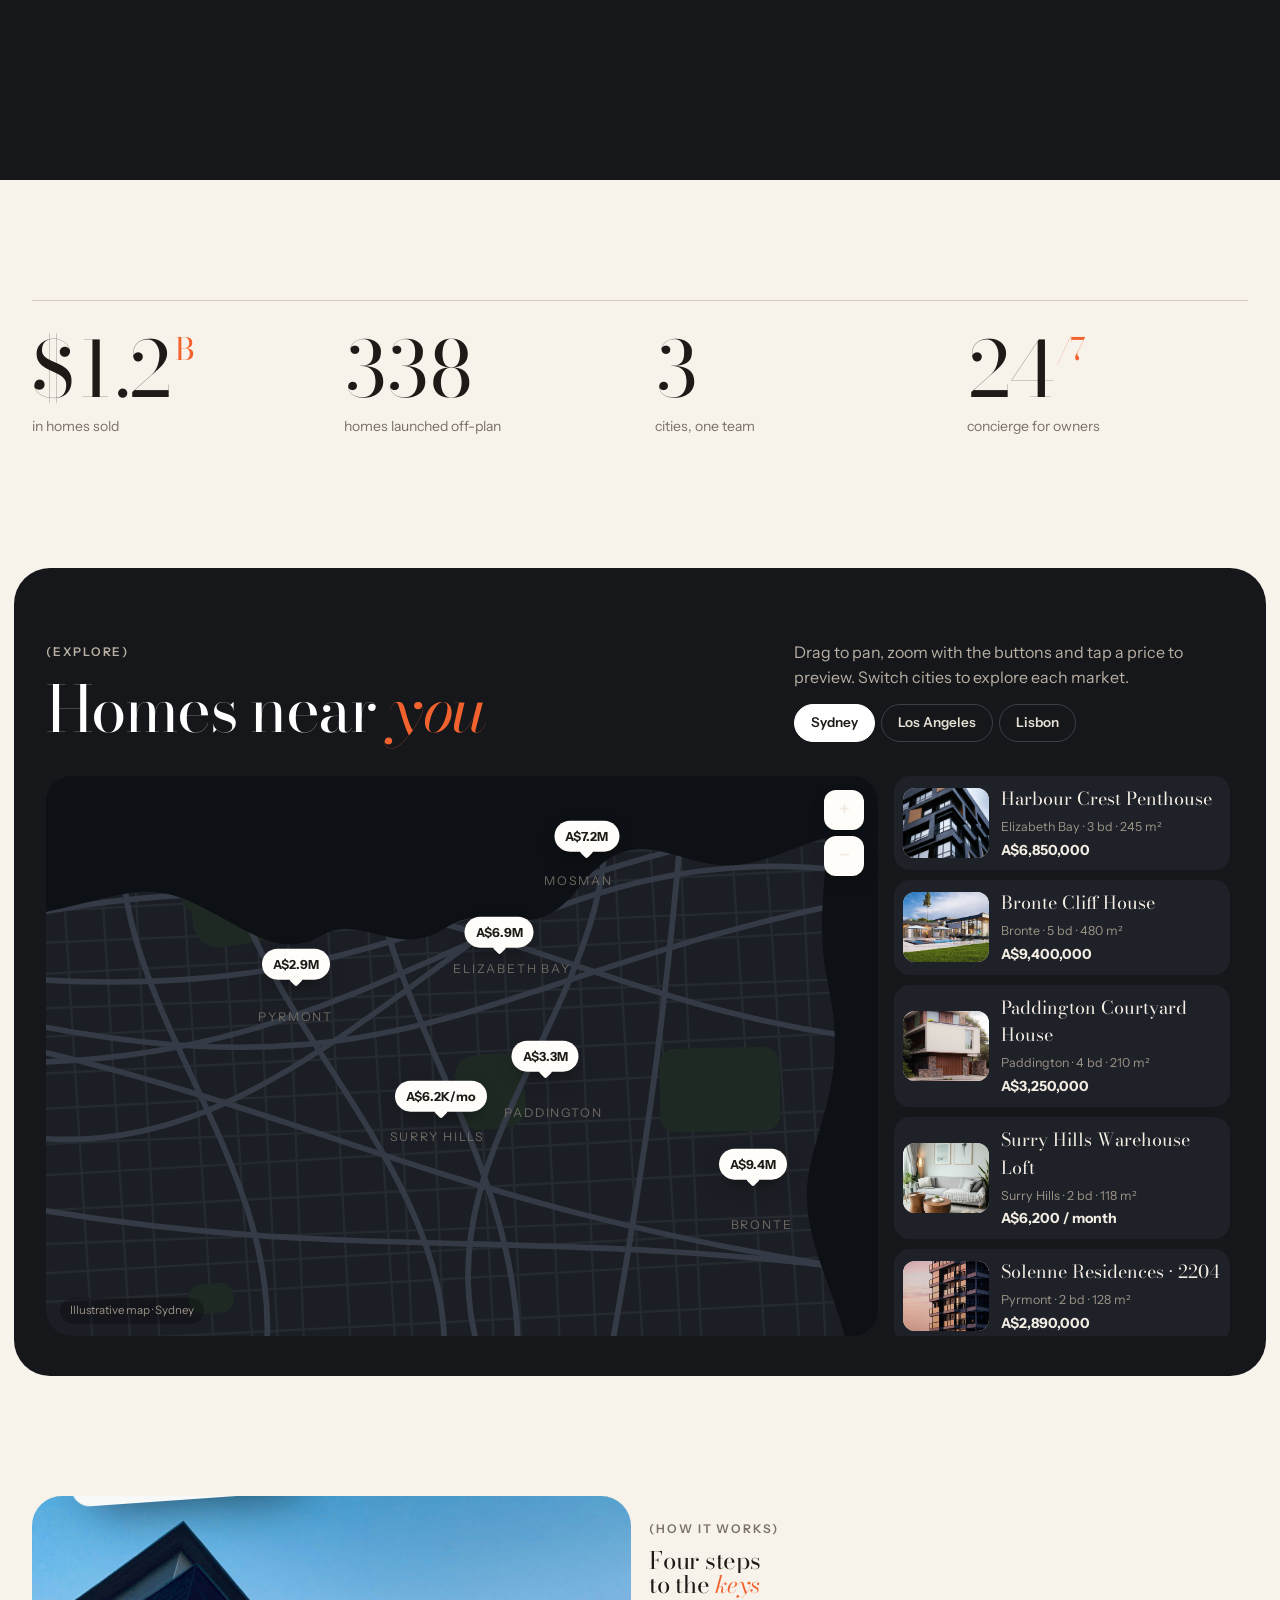
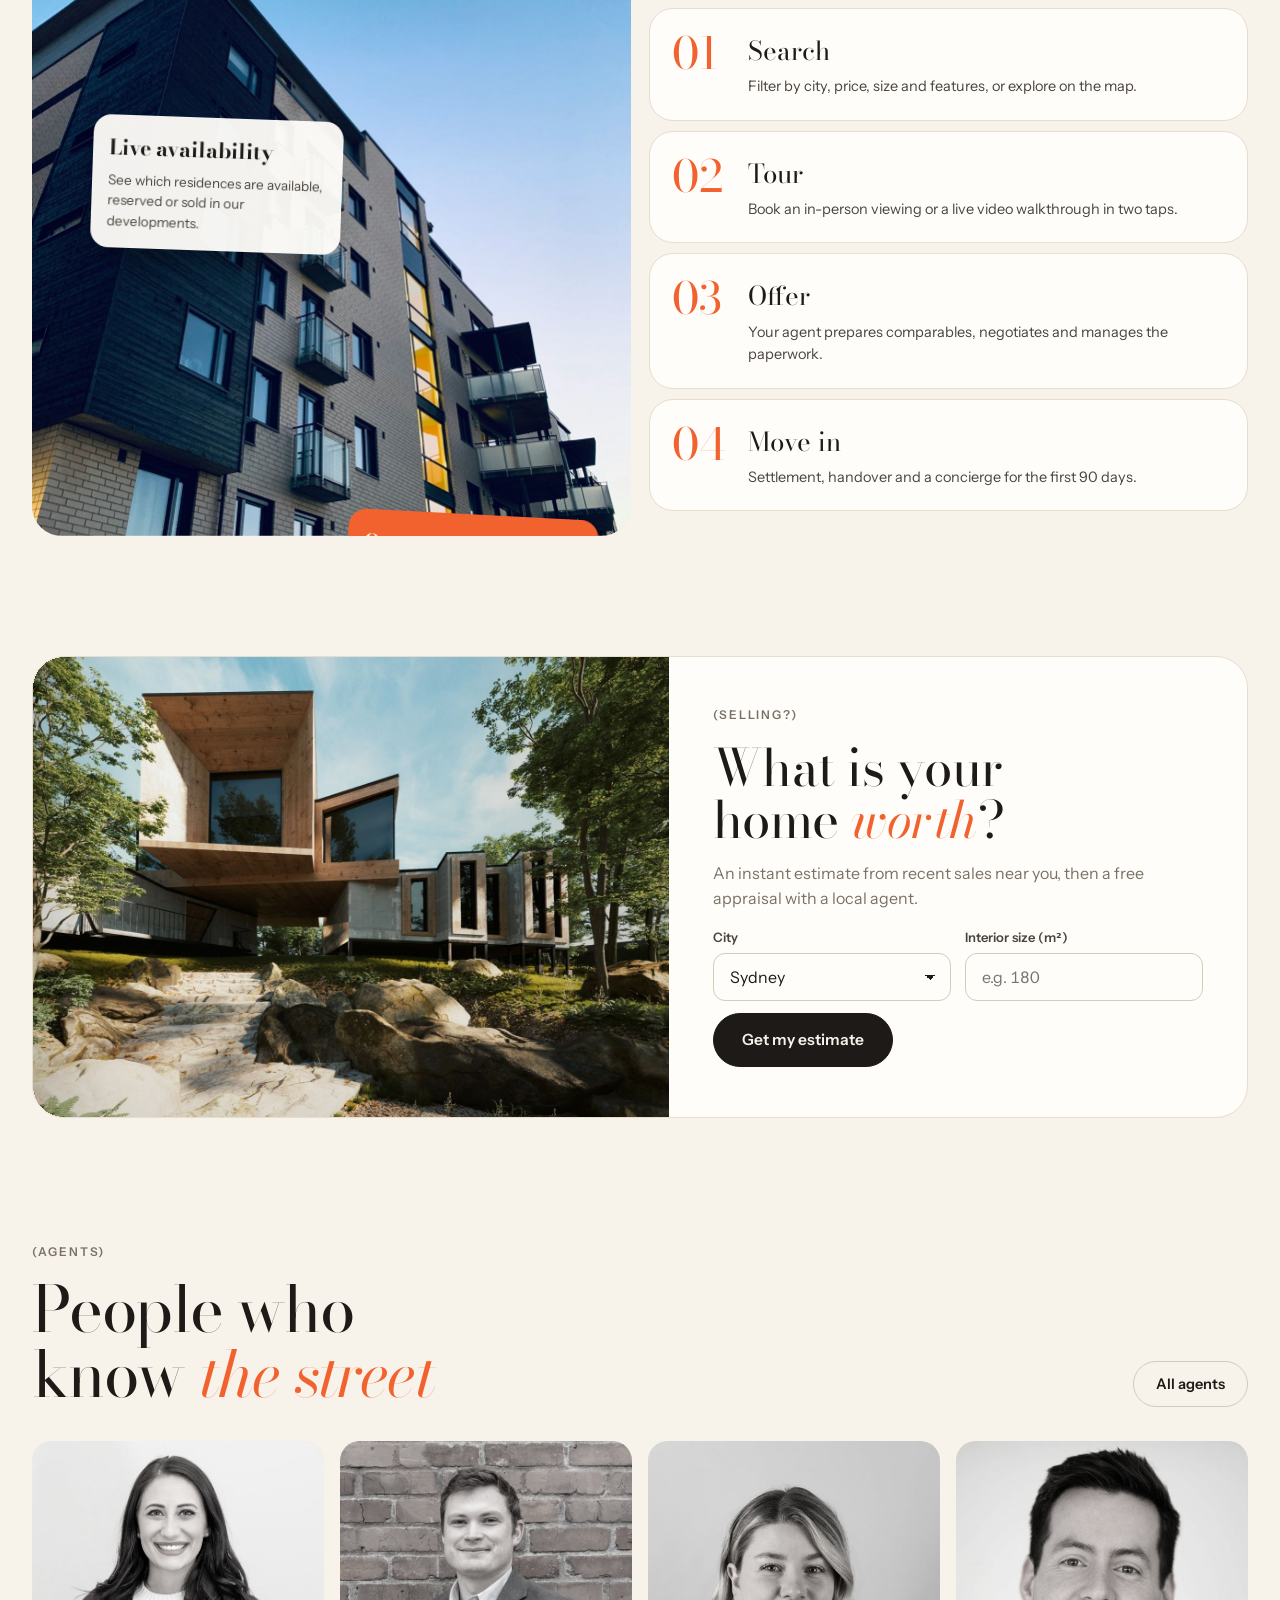
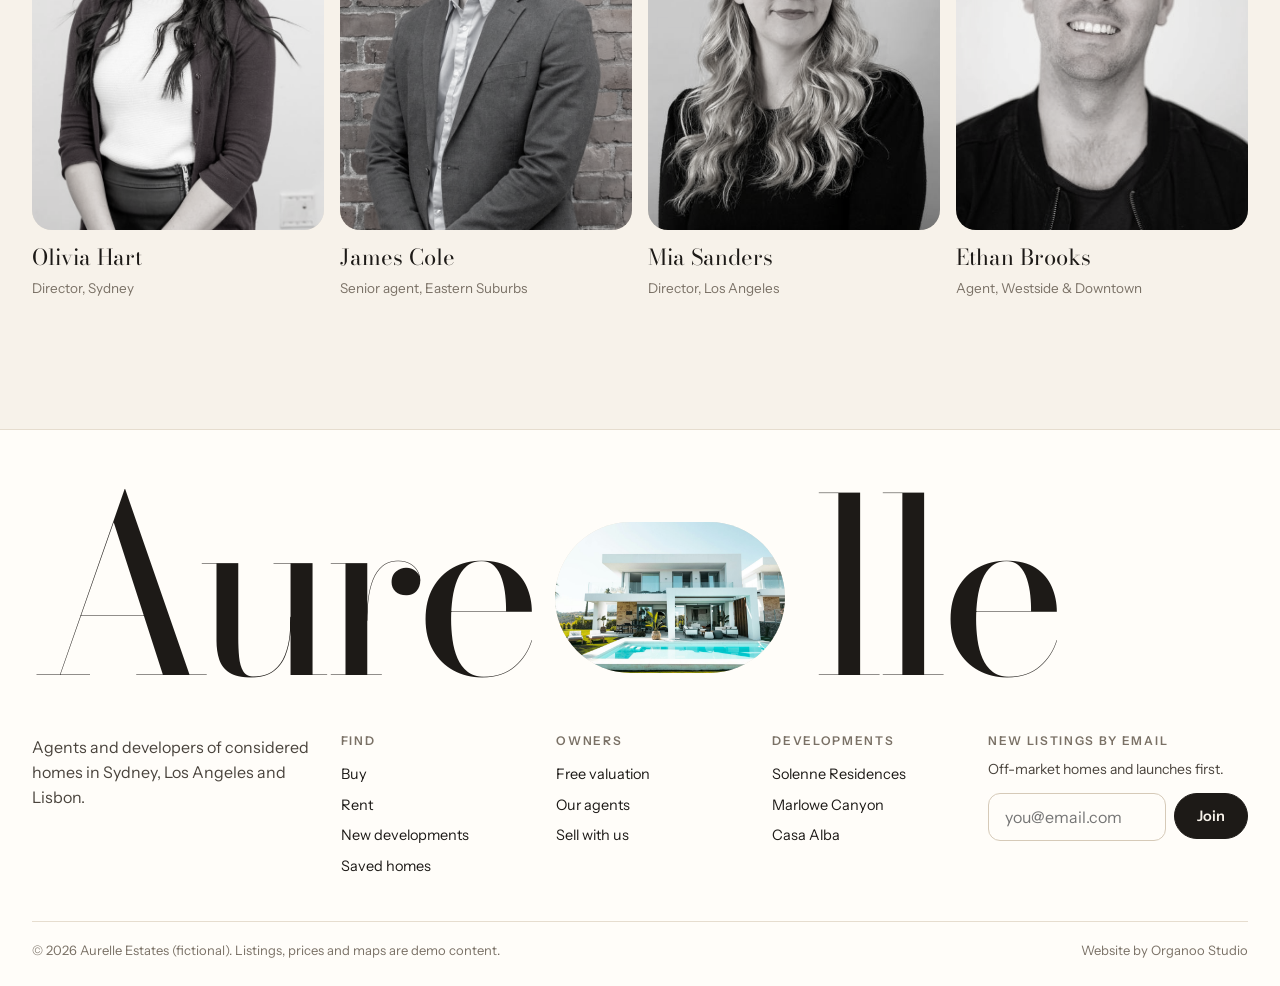
<file: 08-aurelle-estates/index.html>
<!doctype html>
<html lang="en">
<head>
<meta charset="utf-8">
<meta name="viewport" content="width=device-width,initial-scale=1,viewport-fit=cover"><title>Aurelle Estates</title>
<title>Aurelle Estates · Homes, Residences & Developments</title>
<meta name="description" content="Aurelle Estates is a fictional real estate agency and developer in Sydney, Los Angeles and Lisbon. Portfolio demo by Organoo Studio.">
<link rel="preconnect" href="https://fonts.googleapis.com">
<link rel="preconnect" href="https://fonts.gstatic.com" crossorigin>
<link rel="stylesheet" href="https://fonts.googleapis.com/css2?family=Bodoni+Moda:ital,opsz,wght@0,6..96,400..700;1,6..96,400..600&family=Instrument+Sans:wght@400;500;600;700&display=swap">
<link rel="stylesheet" href="css/style.css">
</head>
<body>
<svg width="0" height="0" style="position:absolute" aria-hidden="true">
 <symbol id="i-ne" viewBox="0 0 24 24"><path d="M7 17 17 7M8 7h9v9"/></symbol>
 <symbol id="i-arrow" viewBox="0 0 24 24"><path d="M5 12h14M13 6l6 6-6 6"/></symbol>
 <symbol id="i-left" viewBox="0 0 24 24"><path d="M19 12H5M11 6l-6 6 6 6"/></symbol>
 <symbol id="i-x" viewBox="0 0 24 24"><path d="M6 6l12 12M18 6 6 18"/></symbol>
 <symbol id="i-check" viewBox="0 0 24 24"><path d="m5 12.5 4.5 4.5L19 7.5"/></symbol>
 <symbol id="i-plus" viewBox="0 0 24 24"><path d="M12 5v14M5 12h14"/></symbol>
 <symbol id="i-menu" viewBox="0 0 24 24"><path d="M4 8h16M4 16h16"/></symbol>
 <symbol id="i-heart" viewBox="0 0 24 24"><path d="M12 20s-7.5-4.6-7.5-10.2A4.3 4.3 0 0 1 12 7.2a4.3 4.3 0 0 1 7.5 2.6C19.5 15.4 12 20 12 20z"/></symbol>
 <symbol id="i-cmp" viewBox="0 0 24 24"><rect x="3" y="4" width="7" height="16" rx="2"/><rect x="14" y="4" width="7" height="16" rx="2"/></symbol>
 <symbol id="i-bed" viewBox="0 0 24 24"><path d="M3 18v-7a2 2 0 0 1 2-2h14a2 2 0 0 1 2 2v7M3 14h18M6 9V6h5v3"/></symbol>
 <symbol id="i-bath" viewBox="0 0 24 24"><path d="M4 12h16v3a4 4 0 0 1-4 4H8a4 4 0 0 1-4-4zM6 12V6a2 2 0 0 1 4 0"/></symbol>
 <symbol id="i-area" viewBox="0 0 24 24"><path d="M4 4h16v16H4zM4 9h5V4M20 15h-5v5"/></symbol>
 <symbol id="i-pin" viewBox="0 0 24 24"><path d="M12 21s7-6.2 7-12a7 7 0 0 0-14 0c0 5.8 7 12 7 12z"/><circle cx="12" cy="9" r="2.5"/></symbol>
 <symbol id="i-map" viewBox="0 0 24 24"><path d="M9 4 3 6v14l6-2 6 2 6-2V4l-6 2zM9 4v14M15 6v14"/></symbol>
 <symbol id="i-grid" viewBox="0 0 24 24"><rect x="3" y="3" width="7" height="7" rx="1.5"/><rect x="14" y="3" width="7" height="7" rx="1.5"/><rect x="3" y="14" width="7" height="7" rx="1.5"/><rect x="14" y="14" width="7" height="7" rx="1.5"/></symbol>
 <symbol id="i-split" viewBox="0 0 24 24"><rect x="3" y="4" width="18" height="16" rx="2"/><path d="M12 4v16"/></symbol>
 <symbol id="i-filter" viewBox="0 0 24 24"><path d="M4 6h16M7 12h10M10 18h4"/></symbol>
 <symbol id="i-cal" viewBox="0 0 24 24"><rect x="3.5" y="5" width="17" height="15" rx="3"/><path d="M3.5 10h17M8 3v4M16 3v4"/></symbol>
 <symbol id="i-video" viewBox="0 0 24 24"><rect x="3" y="6" width="13" height="12" rx="3"/><path d="m16 10 5-3v10l-5-3"/></symbol>
 <symbol id="i-phone" viewBox="0 0 24 24"><path d="M5 4h4l2 5-2.5 1.5a11 11 0 0 0 5 5L15 13l5 2v4a2 2 0 0 1-2 2A16 16 0 0 1 3 6a2 2 0 0 1 2-2"/></symbol>
 <symbol id="i-mail" viewBox="0 0 24 24"><rect x="3" y="5" width="18" height="14" rx="3"/><path d="m4 7 8 6 8-6"/></symbol>
 <symbol id="i-share" viewBox="0 0 24 24"><circle cx="18" cy="5" r="2.5"/><circle cx="6" cy="12" r="2.5"/><circle cx="18" cy="19" r="2.5"/><path d="m8.2 10.8 7.6-4.4M8.2 13.2l7.6 4.4"/></symbol>
 <symbol id="i-pool" viewBox="0 0 24 24"><path d="M3 18c2 0 2-1.5 4.5-1.5S9.5 18 12 18s2-1.5 4.5-1.5S18.5 18 21 18M8 15V5a2 2 0 0 1 4 0M16 15V5a2 2 0 0 0-4 0M8 9h8"/></symbol>
 <symbol id="i-car" viewBox="0 0 24 24"><path d="M5 16V11l2-5h10l2 5v5M3 16h18M7 19v-3M17 19v-3M7 11h10"/></symbol>
 <symbol id="i-sun" viewBox="0 0 24 24"><circle cx="12" cy="12" r="4"/><path d="M12 2v2M12 20v2M2 12h2M20 12h2M4.9 4.9l1.4 1.4M17.7 17.7l1.4 1.4M4.9 19.1l1.4-1.4M17.7 6.3l1.4-1.4"/></symbol>
 <symbol id="i-wave" viewBox="0 0 24 24"><path d="M2 12c2.5 0 2.5-2 5-2s2.5 2 5 2 2.5-2 5-2 2.5 2 5 2M2 17c2.5 0 2.5-2 5-2s2.5 2 5 2 2.5-2 5-2 2.5 2 5 2"/></symbol>
 <symbol id="i-key" viewBox="0 0 24 24"><circle cx="8" cy="15" r="4"/><path d="m11 12 9-9M16 7l3 3M14 9l2 2"/></symbol>
 <symbol id="i-leaf" viewBox="0 0 24 24"><path d="M5 19c0-8 5-14 15-14 0 9-6 15-14 15"/><path d="M5 19 14 10"/></symbol>
 <symbol id="i-gym" viewBox="0 0 24 24"><path d="M3 9v6M6 7v10M18 7v10M21 9v6M6 12h12"/></symbol>
 <symbol id="i-shield" viewBox="0 0 24 24"><path d="M12 3 5 6v6c0 4.5 3 7.5 7 9 4-1.5 7-4.5 7-9V6z"/></symbol>
 <symbol id="i-bell" viewBox="0 0 24 24"><path d="M6 16V11a6 6 0 0 1 12 0v5l2 2H4zM10 21h4"/></symbol>
 <symbol id="i-copy" viewBox="0 0 24 24"><rect x="8" y="8" width="12" height="12" rx="2.5"/><path d="M16 8V6a2 2 0 0 0-2-2H6a2 2 0 0 0-2 2v8a2 2 0 0 0 2 2h2"/></symbol>
 <symbol id="i-zoom" viewBox="0 0 24 24"><circle cx="11" cy="11" r="7"/><path d="m20.5 20.5-4.5-4.5M8 11h6M11 8v6"/></symbol>
</svg>
<div id="root"></div>
<div id="toasts" aria-live="polite"></div>

<script src="js/app.js"></script>

</body></html>
</file>
<file: 01-lumetric/css/style.css>
/* Layout: marketing site with a centred 1200px column; the product app is a fixed sidebar + scrolling canvas of white cards on a cool blue-white ground (Nexus layout, Magenta Burst palette). */
:root{
  /* Magenta Burst: primary #E6399B, secondary #6C5CE7, accent mint #00D1B2 */
  --bg:#FFF6FB; --surface:#FFFFFF; --surface-2:#FFF9FC; --line:#F3E2EC; --line-2:#E8CFDE;
  --fg:#26113F; --fg-2:#3E2A57; --muted:#74658A; --faint:#A89BB8;
  --accent:#E6399B; --accent-2:#EE5CAE; --accent-soft:#FDE6F2; --accent-fg:#FFFFFF;
  --teal:#00D1B2; --teal-soft:#D8F8F2; --blue:#6C5CE7; --lav:#C9C2F7;
  --good:#0E9F7A; --good-soft:#DCF6EF; --bad:#E0364F; --bad-soft:#FDE6EA; --warn:#B86E00; --warn-soft:#FFF1D2;
  --shadow:0 1px 2px rgba(38,17,63,.04),0 8px 24px -12px rgba(38,17,63,.14);
  --ink-bg:#26113F; --ink-fg:#FFF6FB;
  --f-display:"Bricolage Grotesque","Plus Jakarta Sans",ui-sans-serif,system-ui,sans-serif; --f-ui:"Plus Jakarta Sans",ui-sans-serif,system-ui,-apple-system,"Segoe UI",sans-serif; --r:14px; --r-sm:10px;
}
:root[data-ui="dark"]{
  --bg:#140A1E; --surface:#1D1029; --surface-2:#241533; --line:#33203F; --line-2:#46305A;
  --fg:#FBEFF7; --fg-2:#DCCBE6; --muted:#A596B8; --faint:#6F6186;
  --accent:#F25CAE; --accent-2:#F67DC0; --accent-soft:#3F1431; --accent-fg:#1A0A16;
  --teal:#22E0C3; --teal-soft:#0D3831; --blue:#8E82F5; --lav:#3D3472;
  --good:#3DD6A6; --good-soft:#0F3329; --bad:#FF7285; --bad-soft:#3B1720; --warn:#F5B84A; --warn-soft:#33270E;
  --shadow:0 1px 2px rgba(0,0,0,.3),0 8px 24px -12px rgba(0,0,0,.55);
  --ink-bg:#FBEFF7; --ink-fg:#140A1E; color-scheme:dark}
*{box-sizing:border-box}
[hidden]{display:none!important}
body{margin:0}
img{max-width:100%}
html,body{height:100%}
body{background:var(--bg);color:var(--fg);font-family:var(--f-ui);font-size:15px;line-height:1.55;-webkit-font-smoothing:antialiased}
h1,h2,h3,h4{margin:0;text-wrap:balance;line-height:1.12}
p{margin:0}
a{color:inherit}
button,input,select,textarea{font:inherit;color:inherit}
button{cursor:pointer}
:focus-visible{outline:2px solid var(--accent);outline-offset:2px;border-radius:6px}
.num{font-variant-numeric:tabular-nums}
.eyebrow{font-size:12px;font-weight:600;letter-spacing:.08em;text-transform:uppercase;color:var(--accent)}
.muted{color:var(--muted)}
.sr{position:absolute;width:1px;height:1px;overflow:hidden;clip:rect(0 0 0 0)}
@media (prefers-reduced-motion:reduce){*{animation:none!important;transition:none!important}}

/* ---------- buttons & inputs ---------- */
.btn{display:inline-flex;align-items:center;justify-content:center;gap:8px;height:40px;padding:0 16px;border-radius:999px;border:1px solid var(--line-2);background:var(--surface);font-weight:600;font-size:14px;text-decoration:none;white-space:nowrap;transition:transform .15s,background .15s,border-color .15s}
.btn:hover{border-color:var(--faint)}
.btn:active{transform:translateY(1px)}
.btn.primary{background:var(--accent);border-color:var(--accent);color:var(--accent-fg)}
.btn.primary:hover{background:var(--accent-2)}
.btn.ink{background:var(--ink-bg);border-color:var(--ink-bg);color:var(--ink-fg)}
.btn.ghost{background:transparent;border-color:transparent}
.btn.ghost:hover{background:var(--surface-2)}
.btn.sm{height:32px;padding:0 12px;font-size:13px}
.btn.lg{height:48px;padding:0 22px;font-size:15px}
.btn.block{width:100%}
.btn.danger{color:var(--bad)}
.field{display:grid;gap:6px}
.field label{font-size:13px;font-weight:600;color:var(--fg-2)}
.input,select.input,textarea.input{width:100%;height:42px;padding:0 12px;border:1px solid var(--line-2);border-radius:var(--r-sm);background:var(--surface);outline:none;transition:border-color .15s,box-shadow .15s}
textarea.input{height:auto;min-height:96px;padding:10px 12px;resize:vertical}
.input:focus{border-color:var(--accent);box-shadow:0 0 0 3px var(--accent-soft)}
.input.err{border-color:var(--bad)}
.hint{font-size:12px;color:var(--muted)}
.hint.err{color:var(--bad)}
.chip{display:inline-flex;align-items:center;gap:6px;height:32px;padding:0 12px;border-radius:999px;border:1px solid var(--line-2);background:var(--surface);font-size:13px;font-weight:500}
.chip[aria-pressed="true"]{background:var(--ink-bg);color:var(--ink-fg);border-color:var(--ink-bg)}
.pill{display:inline-flex;align-items:center;gap:4px;padding:2px 8px;border-radius:999px;font-size:12px;font-weight:600;white-space:nowrap}
.pill.up{background:var(--good-soft);color:var(--good)}
.pill.down{background:var(--bad-soft);color:var(--bad)}
.pill.warn{background:var(--warn-soft);color:var(--warn)}
.pill.neutral{background:var(--surface-2);color:var(--muted);border:1px solid var(--line)}
.pill.accent{background:var(--accent-soft);color:var(--accent)}
.switch{position:relative;width:40px;height:22px;flex:none}
.switch input{position:absolute;inset:0;opacity:0;margin:0;cursor:pointer;z-index:1}
.switch span{position:absolute;inset:0;border-radius:999px;background:var(--line-2);transition:background .2s}
.switch span::after{content:"";position:absolute;top:3px;left:3px;width:16px;height:16px;border-radius:50%;background:var(--surface);box-shadow:0 1px 2px rgba(0,0,0,.2);transition:transform .2s}
.switch input:checked+span{background:var(--accent)}
.switch input:checked+span::after{transform:translateX(18px)}
.switch input:focus-visible+span{outline:2px solid var(--accent);outline-offset:2px}
svg.i{width:18px;height:18px;flex:none;stroke:currentColor;fill:none;stroke-width:1.8;stroke-linecap:round;stroke-linejoin:round}

/* ---------- marketing site ---------- */
.wrap{max-width:1200px;margin:0 auto;padding-inline:24px}
.site-nav{position:sticky;top:env(safe-area-inset-top,0px);z-index:40;background:color-mix(in srgb,var(--bg) 82%,transparent);backdrop-filter:blur(14px);border-bottom:1px solid transparent;transition:border-color .2s}
.site-nav.scrolled{border-bottom-color:var(--line)}
.site-nav .wrap{display:flex;align-items:center;gap:24px;height:68px}
.logo{display:flex;align-items:center;gap:9px;font-family:var(--f-display);font-weight:700;font-size:20px;text-decoration:none;letter-spacing:-.02em}
.logo-mark{width:28px;height:28px;flex:none}
.nav-links{display:flex;gap:4px;margin-left:12px}
.nav-links a{padding:8px 12px;border-radius:999px;text-decoration:none;font-weight:500;font-size:14px;color:var(--fg-2)}
.nav-links a:hover,.nav-links a[aria-current="page"]{background:var(--surface);color:var(--fg)}
.nav-cta{margin-left:auto;display:flex;gap:8px;align-items:center}
.icon-btn.nav-burger{display:none}
.mobile-menu{display:none}
@media (max-width:860px){
  .nav-links,.nav-cta .hide-m{display:none}
  .icon-btn.nav-burger{display:grid}
  .mobile-menu.open{display:grid;gap:4px;padding:8px 24px 20px;border-bottom:1px solid var(--line);background:var(--bg)}
  .mobile-menu a{padding:12px 4px;text-decoration:none;font-weight:600;border-bottom:1px solid var(--line)}
}
.hero{padding-block:72px 40px;text-align:center}
.hero .tag{display:inline-flex;align-items:center;gap:8px;padding:5px 6px 5px 6px;border-radius:999px;background:var(--surface);border:1px solid var(--line);font-size:13px;font-weight:500;text-decoration:none}
.hero .tag b{background:var(--accent);color:var(--accent-fg);padding:2px 8px;border-radius:999px;font-size:11px;letter-spacing:.04em}
.hero h1{font-family:var(--f-display);font-size:clamp(40px,6.4vw,76px);font-weight:600;letter-spacing:-.035em;margin:22px auto 18px;max-width:14ch;line-height:1.02}
.hero h1 em{font-style:normal;background:linear-gradient(90deg,var(--accent),var(--blue));-webkit-background-clip:text;background-clip:text;color:transparent}
.hero p.lead{font-size:18px;color:var(--muted);max-width:56ch;margin:0 auto}
.hero-form{display:flex;gap:8px;max-width:460px;margin:30px auto 10px;padding:6px;border-radius:999px;background:var(--surface);border:1px solid var(--line);box-shadow:var(--shadow)}
.hero-form input{flex:1;min-width:0;border:0;background:transparent;padding:0 14px;outline:none}
.hero-note{font-size:13px;color:var(--muted)}
.hero-note.err{color:var(--bad)}
.preview{margin:48px auto 0;max-width:1080px;border-radius:22px;padding:10px;background:linear-gradient(180deg,var(--surface),transparent);border:1px solid var(--line)}
.preview-inner{border-radius:16px;background:var(--bg);border:1px solid var(--line);display:grid;grid-template-columns:200px 1fr;overflow:hidden;text-align:left}
.preview-side{padding:18px 14px;border-right:1px solid var(--line);background:var(--surface);display:grid;gap:4px;align-content:start;font-size:13px}
.preview-side div{padding:7px 10px;border-radius:8px;color:var(--muted);display:flex;gap:8px;align-items:center}
.preview-side div.on{background:var(--surface-2);color:var(--fg);font-weight:600}
.preview-main{padding:18px;display:grid;gap:14px;min-width:0}
@media (max-width:760px){.preview-inner{grid-template-columns:1fr}.preview-side{display:none}}
.logos{padding-block:40px 24px;text-align:center}
.logos p{font-size:13px;color:var(--muted);margin-bottom:18px}
.logo-row{display:flex;flex-wrap:wrap;justify-content:center;gap:12px 44px;color:var(--faint);font-family:var(--f-display);font-weight:600;font-size:21px;letter-spacing:-.02em}
section.block{padding-block:88px}
.sec-head{max-width:640px;margin-bottom:44px}
.sec-head.center{margin-inline:auto;text-align:center}
.sec-head h2{font-family:var(--f-display);font-size:clamp(30px,4vw,48px);font-weight:600;letter-spacing:-.03em;margin:10px 0 14px}
.sec-head p{color:var(--muted);font-size:17px}
.bento{display:grid;grid-template-columns:repeat(6,1fr);gap:16px}
.bento .cell{background:var(--surface);border:1px solid var(--line);border-radius:20px;padding:26px;display:flex;flex-direction:column;gap:10px;min-width:0;overflow:hidden}
.bento .c-4{grid-column:span 4}.bento .c-2{grid-column:span 2}.bento .c-3{grid-column:span 3}
.bento h3{font-size:19px;font-weight:700;letter-spacing:-.01em}
.bento p{color:var(--muted);font-size:14.5px}
.bento .viz{margin-top:auto;padding-top:16px}
@media (max-width:900px){.bento{grid-template-columns:1fr 1fr}.bento .c-4,.bento .c-3,.bento .c-2{grid-column:span 2}}
.touch-path{display:flex;flex-wrap:wrap;align-items:center;gap:8px}
.touch-path .node{padding:8px 12px;border-radius:10px;background:var(--surface-2);border:1px solid var(--line);font-size:13px;font-weight:600;display:grid;gap:2px}
.touch-path .node small{font-weight:500;color:var(--muted);font-size:11px}
.touch-path .arr{color:var(--faint)}
.touch-path .node.win{background:var(--accent-soft);border-color:transparent;color:var(--accent)}
.model-tabs{display:flex;gap:6px;flex-wrap:wrap}
.big-stat{font-family:var(--f-display);font-size:56px;font-weight:600;letter-spacing:-.04em;line-height:1}
.roi{display:grid;grid-template-columns:1.1fr .9fr;gap:24px;background:var(--surface);border:1px solid var(--line);border-radius:24px;padding:32px}
@media (max-width:860px){.roi{grid-template-columns:1fr;padding:22px}}
.range-row{display:grid;gap:8px;margin-bottom:22px}
.range-row .top{display:flex;justify-content:space-between;font-weight:600;font-size:14px}
input[type=range]{width:100%;accent-color:var(--accent)}
.roi-out{background:var(--ink-bg);color:var(--ink-fg);border-radius:18px;padding:28px;display:flex;flex-direction:column;gap:18px}
.roi-out .k{font-size:13px;opacity:.7}
.roi-out .v{font-family:var(--f-display);font-size:44px;font-weight:600;letter-spacing:-.03em;line-height:1.05}
.roi-out .row{display:flex;justify-content:space-between;gap:12px;padding-top:14px;border-top:1px solid color-mix(in srgb,var(--ink-fg) 16%,transparent);font-size:14px}
.quotes{display:grid;grid-template-columns:repeat(3,1fr);gap:16px}
@media (max-width:900px){.quotes{grid-template-columns:1fr}}
.quote{background:var(--surface);border:1px solid var(--line);border-radius:20px;padding:26px;display:flex;flex-direction:column;gap:22px}
.quote blockquote{margin:0;font-size:16px;line-height:1.6}
.who{display:flex;gap:12px;align-items:center;margin-top:auto}
.av{width:36px;height:36px;border-radius:50%;display:grid;place-items:center;font-weight:700;font-size:13px;color:#fff;flex:none}
.who small{display:block;color:var(--muted);font-size:13px}
.metric-strip{display:grid;grid-template-columns:repeat(4,1fr);gap:1px;background:var(--line);border:1px solid var(--line);border-radius:20px;overflow:hidden;margin-top:48px}
.metric-strip div{background:var(--surface);padding:24px}
.metric-strip b{display:block;font-family:var(--f-display);font-size:34px;letter-spacing:-.03em;font-weight:600}
.metric-strip span{color:var(--muted);font-size:14px}
@media (max-width:760px){.metric-strip{grid-template-columns:1fr 1fr}}
.cta-band{background:var(--ink-bg);color:var(--ink-fg);border-radius:28px;padding:64px 40px;text-align:center;position:relative;overflow:hidden}
.cta-band h2{font-family:var(--f-display);font-size:clamp(30px,4.4vw,52px);letter-spacing:-.03em;font-weight:600;max-width:18ch;margin:0 auto 16px}
.cta-band p{opacity:.72;max-width:52ch;margin:0 auto 28px}
.cta-band .btn{border-color:transparent}
.cta-band .btn:not(.primary){color:var(--fg)}
.cta-band .glow{position:absolute;inset:auto -10% -60% -10%;height:120%;background:radial-gradient(closest-side,color-mix(in srgb,var(--accent) 55%,transparent),transparent);pointer-events:none;opacity:.7}
footer.site{padding-block:64px 40px;border-top:1px solid var(--line);margin-top:88px}
.foot-grid{display:grid;grid-template-columns:1.4fr repeat(3,1fr);gap:32px}
.foot-grid h4{font-size:13px;margin-bottom:12px;color:var(--muted);font-weight:600}
.foot-grid a{display:block;text-decoration:none;padding:4px 0;font-size:14px;color:var(--fg-2)}
.foot-grid a:hover{color:var(--accent)}
.news{display:flex;gap:8px;margin-top:16px;max-width:360px}
.foot-bottom{display:flex;justify-content:space-between;gap:16px;flex-wrap:wrap;margin-top:48px;color:var(--muted);font-size:13px}
@media (max-width:760px){.foot-grid{grid-template-columns:1fr 1fr}.foot-grid>div:first-child{grid-column:span 2}}

/* pricing page */
.page-head{padding-block:64px 32px;text-align:center}
.page-head h1{font-family:var(--f-display);font-size:clamp(36px,5.4vw,64px);letter-spacing:-.035em;font-weight:600;margin:12px auto 14px;max-width:18ch}
.page-head p{color:var(--muted);font-size:17px;max-width:56ch;margin:0 auto}
.price-ctrl{display:flex;justify-content:center;flex-wrap:wrap;gap:12px;margin-top:28px}
.seg{display:inline-flex;padding:4px;border-radius:999px;background:var(--surface);border:1px solid var(--line)}
.seg button{border:0;background:transparent;height:34px;padding:0 16px;border-radius:999px;font-weight:600;font-size:13.5px;color:var(--muted);display:inline-flex;align-items:center;gap:6px}
.seg button[aria-pressed="true"]{background:var(--ink-bg);color:var(--ink-fg)}
.seg .save{font-size:11px;padding:1px 6px;border-radius:999px;background:var(--teal-soft);color:var(--good)}
.plans{display:grid;grid-template-columns:repeat(4,1fr);gap:16px;margin-top:40px;align-items:stretch}
@media (max-width:1060px){.plans{grid-template-columns:1fr 1fr}}
@media (max-width:620px){.plans{grid-template-columns:1fr}}
.plan{background:var(--surface);border:1px solid var(--line);border-radius:22px;padding:26px;display:flex;flex-direction:column;gap:16px;position:relative}
.plan.feat{border:2px solid var(--accent);box-shadow:0 20px 50px -24px color-mix(in srgb,var(--accent) 60%,transparent)}
.plan .badge{position:absolute;top:-12px;left:24px;background:var(--accent);color:var(--accent-fg);font-size:11px;font-weight:700;letter-spacing:.06em;text-transform:uppercase;padding:4px 10px;border-radius:999px}
.plan h3{font-size:18px;font-weight:700}
.plan .desc{color:var(--muted);font-size:14px;min-height:42px}
.plan .price{display:flex;align-items:baseline;gap:6px}
.plan .price b{font-family:var(--f-display);font-size:46px;font-weight:600;letter-spacing:-.04em;line-height:1}
.plan .price span{color:var(--muted);font-size:14px}
.plan .billed{font-size:12.5px;color:var(--muted);min-height:18px}
.plan ul{list-style:none;padding:0;margin:0;display:grid;gap:10px;font-size:14px}
.plan li{display:flex;gap:10px;align-items:flex-start}
.plan li svg{color:var(--accent);margin-top:2px}
.plan .btn{margin-top:auto}
.seat-box{display:grid;gap:6px;padding:12px;border-radius:12px;background:var(--surface-2);font-size:13px}
.compare-wrap{position:relative;overflow-x:auto;margin-top:72px;border:1px solid var(--line);border-radius:20px;background:var(--surface)}
table.compare{width:100%;border-collapse:collapse;min-width:720px;font-size:14px}
table.compare th,table.compare td{padding:14px 20px;text-align:left;border-bottom:1px solid var(--line)}
table.compare thead th{font-size:13px;color:var(--muted);font-weight:600;position:sticky;top:0;background:var(--surface)}
table.compare tbody tr.grp td{background:var(--surface-2);font-weight:700;font-size:12px;letter-spacing:.06em;text-transform:uppercase;color:var(--muted)}
table.compare td:not(:first-child),table.compare th:not(:first-child){text-align:center}
.yes{color:var(--accent)} .no{color:var(--faint)}
.faq{max-width:780px;margin:88px auto 0}
.faq details{border-bottom:1px solid var(--line)}
.faq summary{list-style:none;cursor:pointer;padding:22px 0;font-weight:600;font-size:17px;display:flex;justify-content:space-between;gap:16px}
.faq summary::-webkit-details-marker{display:none}
.faq summary::after{content:"+";font-size:22px;color:var(--muted);line-height:1;transition:transform .2s}
.faq details[open] summary::after{transform:rotate(45deg)}
.faq details p{padding:0 0 22px;color:var(--muted);max-width:65ch}

/* integrations page */
.int-tools{display:flex;gap:12px;flex-wrap:wrap;align-items:center;justify-content:space-between;margin:32px 0 24px}
.int-search{position:relative;flex:1;max-width:360px;min-width:220px}
.int-search svg{position:absolute;left:12px;top:12px;color:var(--muted)}
.int-search input{padding-left:38px;border-radius:999px}
.chips{display:flex;gap:8px;flex-wrap:wrap}
.int-grid{display:grid;grid-template-columns:repeat(auto-fill,minmax(250px,1fr));gap:14px}
.int-card{background:var(--surface);border:1px solid var(--line);border-radius:18px;padding:20px;display:flex;flex-direction:column;gap:12px;text-align:left;transition:border-color .15s,transform .15s}
.int-card:hover{border-color:var(--accent);transform:translateY(-2px)}
.int-card .top{display:flex;justify-content:space-between;align-items:center}
.mono{width:42px;height:42px;border-radius:12px;display:grid;place-items:center;font-weight:700;font-size:15px;color:#fff;flex:none}
.int-card h3{font-size:16px}
.int-card p{font-size:13.5px;color:var(--muted);flex:1}
.int-empty{padding:48px;text-align:center;border:1px dashed var(--line-2);border-radius:18px;color:var(--muted)}

/* auth */
.auth{min-height:100%;display:grid;grid-template-columns:1fr 1fr}
.auth-form{display:flex;flex-direction:column;justify-content:center;padding:40px 24px;max-width:440px;width:100%;margin:0 auto;gap:22px}
.auth-form h1{font-family:var(--f-display);font-size:36px;letter-spacing:-.03em;font-weight:600}
.auth-art{background:var(--ink-bg);color:var(--ink-fg);padding:48px;display:flex;flex-direction:column;justify-content:space-between;gap:32px;position:relative;overflow:hidden}
.auth-art blockquote{margin:0;font-family:var(--f-display);font-size:28px;line-height:1.25;letter-spacing:-.02em;max-width:22ch}
.or{display:flex;align-items:center;gap:12px;color:var(--muted);font-size:12px}
.or::before,.or::after{content:"";flex:1;height:1px;background:var(--line)}
.pw-meter{display:grid;grid-template-columns:repeat(4,1fr);gap:4px}
.pw-meter i{height:4px;border-radius:4px;background:var(--line)}
@media (max-width:860px){.auth{grid-template-columns:1fr}.auth-art{display:none}}

/* ---------- app shell ---------- */
.app{display:grid;grid-template-columns:248px 1fr;height:100%}
.side{background:var(--surface);border-right:1px solid var(--line);padding:20px 14px;display:flex;flex-direction:column;gap:6px;overflow-y:auto}
.side .logo{padding:4px 8px 14px}
.side h6{margin:14px 10px 4px;font-size:11px;font-weight:600;letter-spacing:.08em;text-transform:uppercase;color:var(--faint)}
.side a{display:flex;align-items:center;gap:11px;padding:9px 10px;border-radius:10px;text-decoration:none;color:var(--fg-2);font-size:14px;font-weight:500}
.side a:hover{background:var(--surface-2)}
.side a[aria-current="page"]{background:var(--surface-2);color:var(--fg);font-weight:700;box-shadow:inset 0 0 0 1px var(--line)}
.side a .count{margin-left:auto;font-size:11px;font-weight:700;min-width:20px;height:20px;border-radius:6px;display:grid;place-items:center;background:var(--surface-2);border:1px solid var(--line)}
.side a .beta{margin-left:auto;font-size:10px;font-weight:700;letter-spacing:.06em;padding:2px 7px;border-radius:6px;background:var(--accent-soft);color:var(--accent)}
.upgrade{margin-top:auto;border-radius:14px;padding:16px;background:linear-gradient(160deg,var(--accent-soft),var(--teal-soft));display:grid;gap:10px;font-size:13px}
.upgrade b{font-size:14px}
.user-row{display:flex;gap:10px;align-items:center;padding:12px 8px 0;border-top:1px solid var(--line);margin-top:12px;font-size:13px}
.main{display:flex;flex-direction:column;min-width:0;height:100%;overflow:hidden}
.topbar{display:flex;align-items:center;gap:12px;padding:14px 28px;border-bottom:1px solid var(--line);background:var(--surface)}
.search-btn{white-space:nowrap;overflow:hidden;display:flex;align-items:center;gap:10px;height:40px;padding:0 12px;border-radius:10px;border:1px solid var(--line);background:var(--surface-2);color:var(--muted);min-width:0;width:320px;max-width:100%;font-size:14px}
.search-btn kbd{margin-left:auto;font-family:var(--f-ui);font-size:11px;padding:2px 6px;border-radius:6px;border:1px solid var(--line-2);background:var(--surface)}
.top-actions{margin-left:auto;display:flex;gap:6px;align-items:center}
.icon-btn{width:40px;height:40px;border-radius:10px;border:1px solid var(--line);background:var(--surface);display:grid;place-items:center;position:relative;flex:none}
.icon-btn:hover{background:var(--surface-2)}
.icon-btn .dot{position:absolute;top:9px;right:10px;width:7px;height:7px;border-radius:50%;background:var(--bad);border:2px solid var(--surface)}
.canvas{flex:1;overflow-y:auto;padding:24px 28px 48px}
.page-title{display:flex;align-items:center;justify-content:space-between;gap:16px;flex-wrap:wrap;margin-bottom:20px}
.page-title h1{font-size:26px;font-weight:700;letter-spacing:-.02em}
.page-title .actions{display:flex;gap:8px;flex-wrap:wrap}
.menu-btn{display:none}
.scrim{display:none}
@media (max-width:980px){
  .app{grid-template-columns:1fr}
  .side{position:fixed;inset:0 auto 0 0;width:270px;z-index:60;transform:translateX(-102%);transition:transform .25s;padding-top:calc(20px + env(safe-area-inset-top,0px))}
  .side.open{transform:none;box-shadow:var(--shadow)}
  .scrim.open{display:block;position:fixed;inset:0;background:rgba(10,10,20,.4);z-index:55}
  .menu-btn{display:grid}
  .topbar{padding:12px 16px}
  .canvas{padding:18px 16px 40px}
  .search-btn{width:auto;flex:1}
  .search-btn kbd,.hide-s{display:none}
}
.card{background:var(--surface);border:1px solid var(--line);border-radius:var(--r);padding:20px;min-width:0}
.card-h{display:flex;align-items:center;gap:10px;justify-content:space-between;margin-bottom:14px;flex-wrap:wrap}
.card-h h3{font-size:15px;font-weight:600;display:flex;align-items:center;gap:8px}
.card-h h3 svg{color:var(--muted)}
.card-h .tools{display:flex;gap:6px;flex-wrap:wrap}
.kpis{display:grid;grid-template-columns:repeat(4,1fr);gap:16px;margin-bottom:16px}
@media (max-width:1180px){.kpis{grid-template-columns:repeat(2,1fr)}}
@media (max-width:520px){.kpis{grid-template-columns:1fr}}
.kpi .k{display:flex;align-items:center;gap:8px;color:var(--fg-2);font-size:14px;font-weight:500}
.kpi .k svg{color:var(--muted)}
.kpi .row{display:flex;align-items:center;gap:10px;margin-top:10px;flex-wrap:wrap}
.kpi .v{font-size:28px;font-weight:700;letter-spacing:-.02em;line-height:1.1}
.kpi .v small{font-size:18px;color:var(--muted);font-weight:600;margin-right:2px}
.kpi .sub{font-size:12.5px;color:var(--muted);margin-top:6px}
.grid-2{display:grid;grid-template-columns:1.6fr 1fr;gap:16px;margin-bottom:16px}
.grid-2b{display:grid;grid-template-columns:1fr 1.6fr;gap:16px}
@media (max-width:1180px){.grid-2,.grid-2b{grid-template-columns:1fr}}
.big{font-size:30px;font-weight:700;letter-spacing:-.02em;line-height:1.1}
.big small{font-size:20px;color:var(--muted);margin-right:3px}
.legend{display:flex;flex-wrap:wrap;gap:6px 14px;font-size:12.5px;color:var(--muted);margin-top:10px}
.legend button{border:0;background:none;padding:2px 0;display:inline-flex;gap:6px;align-items:center;color:inherit;font-size:inherit}
.legend button[aria-pressed="false"]{opacity:.4;text-decoration:line-through}
.legend i{width:8px;height:8px;border-radius:50%;display:inline-block}
.chart{position:relative;width:100%}
.chart svg{display:block;width:100%;height:auto;overflow:visible}
.chart .tip{position:absolute;pointer-events:none;background:var(--ink-bg);color:var(--ink-fg);font-size:12px;padding:8px 10px;border-radius:10px;white-space:nowrap;transform:translate(-50%,-110%);opacity:0;transition:opacity .12s;z-index:5;line-height:1.5}
.chart .tip.show{opacity:1}
.ax{fill:var(--muted);font-size:11px;font-family:var(--f-ui)}
.ax-s{fill:var(--fg);font-size:11px;font-weight:700;font-family:var(--f-ui)}
.gridl{stroke:var(--line);stroke-width:1;stroke-dasharray:3 4}
.dd{height:32px;padding:0 28px 0 10px;border-radius:8px;border:1px solid var(--line);background:var(--surface);font-size:13px;font-weight:500;appearance:none;background-image:linear-gradient(45deg,transparent 50%,var(--muted) 50%),linear-gradient(135deg,var(--muted) 50%,transparent 50%);background-position:calc(100% - 14px) 14px,calc(100% - 10px) 14px;background-size:4px 4px;background-repeat:no-repeat}
.tbl-wrap{position:relative;overflow-x:auto;margin:0 -20px;padding:0 20px}
table.tbl{width:100%;border-collapse:collapse;font-size:13.5px;min-width:560px}
table.tbl th{font-size:11.5px;font-weight:600;color:var(--muted);text-transform:uppercase;letter-spacing:.06em;text-align:left;padding:10px 12px;border-bottom:1px solid var(--line);white-space:nowrap}
table.tbl th button{border:0;background:none;padding:0;font:inherit;color:inherit;letter-spacing:inherit;text-transform:inherit;display:inline-flex;gap:4px;align-items:center}
table.tbl td{padding:12px;border-bottom:1px solid var(--line);vertical-align:middle}
table.tbl tr:last-child td{border-bottom:0}
table.tbl tbody tr{transition:background .1s}
table.tbl tbody tr:hover{background:var(--surface-2)}
table.tbl td.r,table.tbl th.r{text-align:right}
.cell-user{display:flex;gap:10px;align-items:center}
.cell-user .av{width:32px;height:32px;font-size:12px}
.cell-user b{display:block;font-weight:600;font-size:13.5px}
.cell-user small{color:var(--muted);font-size:12px}
.bar-mini{display:flex;align-items:center;gap:10px}
.bar-mini span{flex:1;height:6px;border-radius:6px;background:var(--surface-2);overflow:hidden;min-width:60px}
.bar-mini span i{display:block;height:100%;border-radius:6px;background:var(--accent)}
.filters{display:flex;gap:8px;flex-wrap:wrap;align-items:center;margin-bottom:16px}
.filters .input{height:38px;max-width:280px}
.pager{display:flex;align-items:center;justify-content:space-between;gap:12px;margin-top:14px;font-size:13px;color:var(--muted);flex-wrap:wrap}
.pager .btns{display:flex;gap:6px}
.empty{padding:40px;text-align:center;color:var(--muted)}
.row-menu{border:0;background:none;width:30px;height:30px;border-radius:8px;display:grid;place-items:center;color:var(--muted)}
.row-menu:hover{background:var(--surface-2);color:var(--fg)}
.tabs{display:flex;gap:4px;border-bottom:1px solid var(--line);margin-bottom:18px;overflow-x:auto}
.tabs button{border:0;background:none;padding:10px 12px;font-weight:600;font-size:14px;color:var(--muted);border-bottom:2px solid transparent;margin-bottom:-1px;white-space:nowrap}
.tabs button[aria-selected="true"]{color:var(--fg);border-bottom-color:var(--accent)}
.stat-grid{display:grid;grid-template-columns:repeat(3,1fr);gap:16px;margin-bottom:16px}
@media (max-width:860px){.stat-grid{grid-template-columns:1fr}}

/* messages */
.msg-shell{display:grid;grid-template-columns:320px 1fr;height:calc(100vh - 200px);min-height:480px;padding:0;overflow:hidden}
.msg-list{border-right:1px solid var(--line);overflow-y:auto}
.msg-item{display:flex;gap:12px;padding:14px 16px;border:0;border-bottom:1px solid var(--line);background:none;width:100%;text-align:left}
.msg-item:hover{background:var(--surface-2)}
.msg-item[aria-current="true"]{background:var(--accent-soft)}
.msg-item .meta{min-width:0;flex:1}
.msg-item .meta b{display:flex;justify-content:space-between;font-size:14px;gap:8px}
.msg-item .meta b small{font-weight:500;color:var(--muted);font-size:12px}
.msg-item .meta p{font-size:13px;color:var(--muted);white-space:nowrap;overflow:hidden;text-overflow:ellipsis}
.msg-item .unread{width:8px;height:8px;border-radius:50%;background:var(--accent);margin-top:6px;flex:none}
.thread{display:flex;flex-direction:column;min-width:0}
.thread-h{display:flex;align-items:center;gap:12px;padding:14px 20px;border-bottom:1px solid var(--line)}
.thread-body{flex:1;overflow-y:auto;padding:20px;display:flex;flex-direction:column;gap:10px}
.bubble{max-width:72%;padding:10px 14px;border-radius:16px;font-size:14px;background:var(--surface-2);border:1px solid var(--line)}
.bubble.me{align-self:flex-end;background:var(--accent);color:var(--accent-fg);border-color:transparent}
.bubble small{display:block;font-size:11px;opacity:.65;margin-top:4px}
.typing{align-self:flex-start;font-size:12px;color:var(--muted)}
.composer{display:flex;gap:8px;padding:14px;border-top:1px solid var(--line)}
@media (max-width:760px){.msg-shell{grid-template-columns:1fr;height:auto}.msg-list{max-height:240px;border-right:0;border-bottom:1px solid var(--line)}.thread-body{min-height:320px}}

/* products */
.prod-grid{display:grid;grid-template-columns:repeat(auto-fill,minmax(240px,1fr));gap:16px}
.prod{display:flex;flex-direction:column;gap:12px}
.prod .thumb{height:120px;border-radius:12px;display:grid;place-items:center;font-family:var(--f-display);font-size:34px;font-weight:700;color:#fff;letter-spacing:-.03em}
.prod .line{display:flex;justify-content:space-between;align-items:center;font-size:13px;color:var(--muted)}
.prod .line b{color:var(--fg)}

/* automation */
.flow{display:flex;align-items:center;gap:8px;flex-wrap:wrap;font-size:13px}
.flow span{padding:5px 10px;border-radius:8px;background:var(--surface-2);border:1px solid var(--line);font-weight:600}
.flow span.t{background:var(--accent-soft);color:var(--accent);border-color:transparent}
.flow span.a{background:var(--teal-soft);color:var(--good);border-color:transparent}
.wf{display:grid;grid-template-columns:1fr auto;gap:16px;align-items:center}
.wf+.wf{margin-top:12px}
.wf h4{font-size:15px;margin-bottom:8px}
.wf .stats{font-size:12.5px;color:var(--muted);margin-top:8px}

/* settings */
.set-grid{display:grid;grid-template-columns:1fr 1fr;gap:16px}
@media (max-width:760px){.set-grid{grid-template-columns:1fr}}
.set-row{display:flex;justify-content:space-between;gap:16px;align-items:center;padding:14px 0;border-bottom:1px solid var(--line)}
.set-row:last-child{border-bottom:0}
.set-row b{display:block;font-size:14px}
.set-row small{color:var(--muted);font-size:13px}
.theme-opts{display:grid;grid-template-columns:repeat(3,1fr);gap:12px}
.theme-opt{border:1px solid var(--line-2);border-radius:14px;padding:12px;background:var(--surface);text-align:left;display:grid;gap:10px;font-weight:600;font-size:13px}
.theme-opt[aria-pressed="true"]{border:2px solid var(--accent);padding:11px}
.theme-opt i{height:54px;border-radius:8px;display:block;border:1px solid var(--line)}

/* modal / drawer / toast / palette */
.overlay{position:fixed;inset:0;background:rgba(12,12,26,.45);z-index:80;display:grid;place-items:center;padding:16px;animation:fade .15s}
.modal{background:var(--surface);border:1px solid var(--line);border-radius:20px;width:min(520px,100%);max-height:calc(100% - 32px);overflow-y:auto;box-shadow:0 30px 80px -20px rgba(0,0,0,.4);animation:pop .18s}
.modal-h{display:flex;justify-content:space-between;align-items:center;padding:18px 22px;border-bottom:1px solid var(--line)}
.modal-h h3{font-size:17px}
.modal-b{padding:22px;display:grid;gap:14px}
.modal-f{display:flex;justify-content:flex-end;gap:8px;padding:16px 22px;border-top:1px solid var(--line)}
.two{display:grid;grid-template-columns:1fr 1fr;gap:12px}
@media (max-width:520px){.two{grid-template-columns:1fr}}
.drawer-ov{position:fixed;inset:0;background:rgba(12,12,26,.35);z-index:80;animation:fade .15s}
.drawer{position:fixed;top:0;right:0;bottom:0;width:min(420px,100%);background:var(--surface);border-left:1px solid var(--line);z-index:81;overflow-y:auto;animation:slide .22s;padding-top:env(safe-area-inset-top,0px)}
.toasts{position:fixed;bottom:calc(20px + env(safe-area-inset-bottom,0px));left:50%;transform:translateX(-50%);z-index:100;display:grid;gap:8px;justify-items:center}
.toast{background:var(--ink-bg);color:var(--ink-fg);padding:10px 16px;border-radius:999px;font-size:14px;font-weight:500;display:flex;gap:8px;align-items:center;animation:pop .2s;box-shadow:var(--shadow)}
.palette{width:min(560px,100%);align-self:start;margin-top:10vh;background:var(--surface);border:1px solid var(--line);border-radius:16px;overflow:hidden;box-shadow:0 30px 80px -20px rgba(0,0,0,.4)}
.palette input{width:100%;border:0;border-bottom:1px solid var(--line);height:54px;padding:0 18px;font-size:16px;background:transparent;outline:none}
.palette ul{list-style:none;margin:0;padding:8px;max-height:340px;overflow-y:auto}
.palette li{padding:10px 12px;border-radius:10px;display:flex;gap:10px;align-items:center;cursor:pointer;font-size:14px}
.palette li small{margin-left:auto;color:var(--muted);font-size:12px}
.palette li.on{background:var(--accent-soft);color:var(--accent)}
.popover{position:absolute;right:0;top:48px;width:320px;max-width:calc(100vw - 32px);background:var(--surface);border:1px solid var(--line);border-radius:14px;box-shadow:0 20px 50px -20px rgba(0,0,0,.35);z-index:50;padding:8px}
.popover .it{display:flex;gap:10px;padding:10px;border-radius:10px;font-size:13px}
.popover .it:hover{background:var(--surface-2)}
.popover .it small{display:block;color:var(--muted)}
.demo-badge{position:fixed;right:16px;bottom:calc(16px + env(safe-area-inset-bottom,0px));z-index:70;display:flex;align-items:center;gap:8px;background:var(--surface);border:1px solid var(--line);border-radius:999px;padding:6px 6px 6px 12px;font-size:12px;box-shadow:var(--shadow)}
.demo-badge b{font-weight:700}
.demo-badge button{border:0;background:var(--surface-2);width:22px;height:22px;border-radius:50%;display:grid;place-items:center;color:var(--muted)}
@keyframes fade{from{opacity:0}}
@keyframes pop{from{opacity:0;transform:translateY(6px) scale(.98)}}
@keyframes slide{from{transform:translateX(30px);opacity:0}}
@keyframes rise{from{opacity:.001;transform:translateY(14px)}}
.rise{animation:rise .7s cubic-bezier(.2,.7,.2,1) both}
.rise.d1{animation-delay:.06s}.rise.d2{animation-delay:.12s}.rise.d3{animation-delay:.2s}
</file>
<file: 02-tandem/css/style.css>
/* Layout: airy mint-white ground; everything lives on one floating white "sheet" with a pill nav (LoopAI layout, Friendly Teal palette). Landing uses the same sheet language at larger scale. */
:root{
  /* Friendly Teal: primary #00B8A9, secondary #3D5AFE, CTA coral #FF6B6B */
  --bg:#F3FCFB; --bg-2:#FAFFFE; --sheet:#FFFFFF; --panel:#F6FBFB; --panel-2:#E7F5F4; --line:#DCEEED; --line-2:#C8E2E0;
  --fg:#0F2B2E; --fg-2:#294548; --muted:#587377; --faint:#93AAAD;
  --accent:#00B8A9; --accent-2:#16C7B8; --accent-soft:#DDF6F3; --accent-fg:#FFFFFF;
  --sec:#3D5AFE; --sec-soft:#E7EBFF; --cta:#FF6B6B; --cta-2:#FF8585; --cta-fg:#FFFFFF;
  --mint:#00B8A9; --mint-2:#00998D; --mint-soft:#DDF6F3; --lav:#B9C4FF; --dot-off:#E4F1F0;
  --good:#12A36A; --good-soft:#E0F6EC; --bad:#E0364F; --bad-soft:#FDE6EA; --warn:#C27800; --warn-soft:#FFF1D1; --info:#3D5AFE; --info-soft:#E7EBFF;
  --shadow:0 1px 2px rgba(15,43,46,.05),0 18px 50px -24px rgba(0,110,100,.28);
  --ink:#0F2B2E; --ink-fg:#FFFFFF;
  --f-ui:"Geist",ui-sans-serif,system-ui,-apple-system,"Segoe UI",sans-serif; --f-serif:"Instrument Serif",ui-serif,Georgia,"Times New Roman",serif;
}
:root[data-ui="dark"]{
  --bg:#061A1C; --bg-2:#0A2326; --sheet:#0D2225; --panel:#11292C; --panel-2:#173236; --line:#1C393C; --line-2:#294C50;
  --fg:#E8F7F6; --fg-2:#C3DCDC; --muted:#8BA7AA; --faint:#5B7678;
  --accent:#1ED3C3; --accent-2:#4DE0D3; --accent-soft:#0E3A38; --accent-fg:#04201E;
  --sec:#7189FF; --sec-soft:#1B2552; --cta:#FF7F7F; --cta-2:#FF9999; --cta-fg:#2A0B0B;
  --mint:#1ED3C3; --mint-2:#4DE0D3; --mint-soft:#0E3A38; --lav:#34489C; --dot-off:#163034;
  --good:#46D492; --good-soft:#12352A; --bad:#FF7285; --bad-soft:#3B1720; --warn:#F2B347; --warn-soft:#33270E; --info:#7189FF; --info-soft:#1B2552;
  --shadow:0 1px 2px rgba(0,0,0,.4),0 18px 50px -24px rgba(0,0,0,.7);
  --ink:#E8F7F6; --ink-fg:#061A1C; color-scheme:dark}
*{box-sizing:border-box}
[hidden]{display:none!important}
body{margin:0}
img{max-width:100%}
html,body{min-height:100%}
body{background:var(--bg);color:var(--fg);font-family:var(--f-ui);font-size:14.5px;line-height:1.55;-webkit-font-smoothing:antialiased;background-image:radial-gradient(1200px 600px at 85% -10%,var(--bg-2),transparent 60%),repeating-linear-gradient(125deg,transparent 0 120px,color-mix(in srgb,var(--sheet) 22%,transparent) 120px 190px,transparent 190px 300px);background-attachment:fixed}
h1,h2,h3,h4{margin:0;text-wrap:balance;line-height:1.12;font-weight:600}
p{margin:0}
a{color:inherit}
button,input,select,textarea{font:inherit;color:inherit}
button{cursor:pointer}
:focus-visible{outline:2px solid var(--accent);outline-offset:2px;border-radius:8px}
.num{font-variant-numeric:tabular-nums}
.muted{color:var(--muted)}
.serif{font-family:var(--f-serif);font-weight:400;font-style:italic;letter-spacing:-.01em}
.sr{position:absolute;width:1px;height:1px;overflow:hidden;clip:rect(0 0 0 0);white-space:nowrap}
.eyebrow{font-size:12px;font-weight:600;letter-spacing:.08em;text-transform:uppercase;color:var(--accent)}
svg.i{width:17px;height:17px;flex:none;stroke:currentColor;fill:none;stroke-width:1.8;stroke-linecap:round;stroke-linejoin:round}
@media (prefers-reduced-motion:reduce){*{animation:none!important;transition:none!important}}

.btn{display:inline-flex;align-items:center;justify-content:center;gap:7px;height:38px;padding:0 16px;border-radius:999px;border:1px solid var(--line-2);background:var(--sheet);font-weight:500;font-size:14px;text-decoration:none;white-space:nowrap;transition:background .15s,border-color .15s,transform .1s}
.btn:hover{border-color:var(--faint)}
.btn:active{transform:translateY(1px)}
.btn.primary{background:var(--cta);border-color:var(--cta);color:var(--cta-fg)}
.btn.primary:hover{background:var(--cta-2);border-color:var(--cta-2)}
.btn.ink{background:var(--ink);border-color:var(--ink);color:var(--ink-fg)}
.btn.soft{background:var(--accent-soft);border-color:transparent;color:var(--accent)}
.btn.ghost{background:transparent;border-color:transparent}
.btn.ghost:hover{background:var(--panel)}
.btn.sm{height:30px;padding:0 12px;font-size:13px}
.btn.lg{height:46px;padding:0 22px;font-size:15px}
.btn.grad{background:linear-gradient(90deg,var(--cta),var(--cta-2));border:0;color:var(--cta-fg);box-shadow:0 8px 20px -10px var(--cta)}
.btn[disabled]{opacity:.55;cursor:not-allowed}
.ibtn{width:34px;height:34px;border-radius:999px;border:1px solid var(--line);background:var(--sheet);display:grid;place-items:center;color:var(--muted);flex:none;position:relative}
.ibtn:hover{color:var(--fg);background:var(--panel)}
.ibtn.on{color:var(--accent);background:var(--accent-soft);border-color:transparent}
.input{width:100%;height:40px;padding:0 12px;border:1px solid var(--line-2);border-radius:12px;background:var(--sheet);outline:none;transition:border-color .15s,box-shadow .15s}
textarea.input{height:auto;min-height:90px;padding:10px 12px;resize:vertical}
.input:focus{border-color:var(--accent);box-shadow:0 0 0 3px var(--accent-soft)}
.input.err{border-color:var(--bad)}
.field{display:grid;gap:6px}
.field label{font-size:13px;font-weight:500;color:var(--fg-2)}
.dd{height:30px;padding:0 26px 0 10px;border-radius:999px;border:1px solid var(--line);background:var(--sheet);font-size:12.5px;font-weight:500;appearance:none;background-image:linear-gradient(45deg,transparent 50%,var(--muted) 50%),linear-gradient(135deg,var(--muted) 50%,transparent 50%);background-position:calc(100% - 13px) 13px,calc(100% - 9px) 13px;background-size:4px 4px;background-repeat:no-repeat}
.pill{display:inline-flex;align-items:center;gap:5px;padding:2px 9px;border-radius:999px;font-size:12px;font-weight:500;white-space:nowrap;border:1px solid transparent}
.pill.good{background:var(--good-soft);color:var(--good)}
.pill.bad{background:var(--bad-soft);color:var(--bad)}
.pill.warn{background:var(--warn-soft);color:var(--warn)}
.pill.info{background:var(--info-soft);color:var(--info)}
.pill.acc{background:var(--accent-soft);color:var(--accent)}
.pill.neutral{background:var(--panel);color:var(--muted);border-color:var(--line)}
.pill .d{width:6px;height:6px;border-radius:50%;background:currentColor}
.av{width:34px;height:34px;border-radius:50%;display:grid;place-items:center;font-weight:600;font-size:12.5px;color:#fff;flex:none;position:relative}
.av .on{position:absolute;right:-1px;bottom:-1px;width:10px;height:10px;border-radius:50%;background:var(--mint-2);border:2px solid var(--sheet)}
.av .src{position:absolute;right:-3px;top:-3px;width:15px;height:15px;border-radius:50%;border:2px solid var(--sheet);display:grid;place-items:center;font-size:7px;font-weight:800;color:#fff}
.switch{position:relative;width:38px;height:22px;flex:none}
.switch input{position:absolute;inset:0;opacity:0;margin:0;cursor:pointer;z-index:1}
.switch span{position:absolute;inset:0;border-radius:999px;background:var(--line-2);transition:background .2s}
.switch span::after{content:"";position:absolute;top:3px;left:3px;width:16px;height:16px;border-radius:50%;background:var(--sheet);box-shadow:0 1px 2px rgba(0,0,0,.2);transition:transform .2s}
.switch input:checked+span{background:var(--accent)}
.switch input:checked+span::after{transform:translateX(16px)}
.switch input:focus-visible+span{outline:2px solid var(--accent);outline-offset:2px}
.seg{display:inline-flex;padding:3px;border-radius:999px;background:var(--panel);border:1px solid var(--line)}
.seg button{border:0;background:transparent;height:30px;padding:0 14px;border-radius:999px;font-weight:500;font-size:13px;color:var(--muted);display:inline-flex;align-items:center;gap:6px;white-space:nowrap}
.seg button[aria-pressed="true"],.seg button[aria-selected="true"]{background:var(--sheet);color:var(--fg);box-shadow:0 1px 3px rgba(15,43,46,.12);border:1px solid var(--line)}

/* ai text */
.ai-out{white-space:pre-wrap}
.ai-out b{font-weight:600}
.caret::after{content:"";display:inline-block;width:7px;height:14px;background:var(--accent);margin-left:2px;vertical-align:-2px;animation:blink 1s steps(2) infinite;border-radius:2px}
@keyframes blink{50%{opacity:0}}
.thinking{display:flex;align-items:center;gap:8px;color:var(--muted);font-size:13px}
.thinking i{width:6px;height:6px;border-radius:50%;background:var(--accent);animation:bob 1s infinite}
.thinking i:nth-child(2){animation-delay:.15s}.thinking i:nth-child(3){animation-delay:.3s}
@keyframes bob{0%,100%{transform:translateY(0);opacity:.4}50%{transform:translateY(-4px);opacity:1}}
.shimmer{background:linear-gradient(90deg,var(--muted) 0%,var(--accent) 40%,var(--muted) 80%);background-size:200% 100%;-webkit-background-clip:text;background-clip:text;color:transparent;animation:sh 1.6s linear infinite}
@keyframes sh{to{background-position:-200% 0}}

/* ================= landing ================= */
.wrap{max-width:1180px;margin:0 auto;padding-inline:20px}
.l-nav{position:sticky;top:calc(10px + env(safe-area-inset-top,0px));z-index:40;margin:10px auto 0;max-width:1180px;padding-inline:20px}
.l-nav .bar{display:flex;align-items:center;gap:14px;background:color-mix(in srgb,var(--sheet) 82%,transparent);backdrop-filter:blur(14px);border:1px solid var(--line);border-radius:999px;padding:7px 8px 7px 16px;box-shadow:var(--shadow)}
.logo{display:flex;align-items:center;gap:8px;font-weight:600;font-size:17px;text-decoration:none;letter-spacing:-.02em}
.logo svg{width:28px;height:28px;flex:none}
.l-links{display:flex;gap:2px;margin:0 auto}
.l-links a{padding:7px 13px;border-radius:999px;text-decoration:none;font-size:14px;color:var(--fg-2)}
.l-links a:hover{background:var(--panel)}
.l-cta{display:flex;gap:6px}
@media (max-width:820px){.l-links{display:none}.l-cta{margin-left:auto}.l-cta .hide-m{display:none}}
.hero{padding-block:72px 32px;text-align:center}
.badge{display:inline-flex;align-items:center;gap:8px;padding:4px 12px 4px 4px;border-radius:999px;background:var(--sheet);border:1px solid var(--line);font-size:13px}
.badge b{background:var(--accent-soft);color:var(--accent);padding:2px 9px;border-radius:999px;font-weight:600;font-size:12px}
.hero h1{font-size:clamp(42px,7vw,86px);letter-spacing:-.045em;line-height:.98;margin:22px auto 20px;max-width:13ch;font-weight:600}
.hero h1 .serif{font-size:1.08em;color:var(--accent)}
.hero .lead{font-size:18px;color:var(--muted);max-width:54ch;margin:0 auto}
.ask{max-width:680px;margin:34px auto 0;background:var(--sheet);border:1px solid var(--line);border-radius:24px;box-shadow:var(--shadow);text-align:left;overflow:hidden}
.ask form{display:flex;align-items:center;gap:8px;padding:10px 10px 10px 18px}
.ask input{flex:1;min-width:0;border:0;background:transparent;outline:none;font-size:16px;height:40px}
.ask .chips{display:flex;gap:6px;flex-wrap:wrap;padding:0 14px 14px}
.chip{display:inline-flex;align-items:center;gap:6px;height:30px;padding:0 12px;border-radius:999px;border:1px solid var(--line);background:var(--panel);font-size:12.5px;color:var(--fg-2)}
.chip:hover{border-color:var(--accent);color:var(--accent)}
.chip[aria-pressed="true"]{background:var(--ink);color:var(--ink-fg);border-color:var(--ink)}
.ask-ans{border-top:1px solid var(--line);padding:16px 18px;background:var(--panel);font-size:14.5px;display:grid;gap:10px}
.ask-ans .src{display:flex;gap:6px;flex-wrap:wrap}
.sheet-prev{max-width:1100px;margin:56px auto 0;padding:10px;border-radius:30px;background:color-mix(in srgb,var(--sheet) 45%,transparent);border:1px solid color-mix(in srgb,var(--sheet) 70%,transparent)}
.sheet-prev .inner{border-radius:22px;background:var(--sheet);box-shadow:var(--shadow);padding:18px;text-align:left;display:grid;grid-template-columns:1fr 300px;gap:14px}
@media (max-width:860px){.sheet-prev .inner{grid-template-columns:1fr}.sheet-prev .inner>aside{display:none}}
.logos{display:flex;flex-wrap:wrap;justify-content:center;gap:10px 44px;margin-top:56px;color:var(--faint);font-weight:600;font-size:19px;letter-spacing:-.02em}
.logos .serif{font-size:23px}
section.l{padding-block:96px 0}
.sh{max-width:680px;margin-bottom:40px}
.sh.c{text-align:center;margin-inline:auto}
.sh h2{font-size:clamp(32px,4.6vw,54px);letter-spacing:-.04em;margin:10px 0 14px;line-height:1.02}
.sh h2 .serif{color:var(--accent)}
.sh p{color:var(--muted);font-size:17px}
.feat{display:grid;grid-template-columns:repeat(12,1fr);gap:14px}
.fc{background:var(--sheet);border:1px solid var(--line);border-radius:24px;padding:24px;display:flex;flex-direction:column;gap:10px;min-width:0;overflow:hidden}
.fc h3{font-size:19px;letter-spacing:-.02em}
.fc p{color:var(--muted);font-size:14.5px}
.fc .viz{margin-top:auto;padding-top:14px}
.s7{grid-column:span 7}.s5{grid-column:span 5}.s4{grid-column:span 4}
@media (max-width:900px){.feat{grid-template-columns:1fr}.s7,.s5,.s4{grid-column:auto}}
.steps{display:grid;grid-template-columns:repeat(3,1fr);gap:14px;counter-reset:st}
@media (max-width:820px){.steps{grid-template-columns:1fr}}
.step{background:var(--sheet);border:1px solid var(--line);border-radius:24px;padding:24px;display:grid;gap:10px;align-content:start}
.step .n{font-family:var(--f-serif);font-style:italic;font-size:44px;line-height:1;color:var(--accent)}
.step h3{font-size:18px}
.step p{color:var(--muted);font-size:14.5px}
.pricing{display:grid;grid-template-columns:repeat(3,1fr);gap:14px;margin-top:32px}
@media (max-width:900px){.pricing{grid-template-columns:1fr}}
.pc{background:var(--sheet);border:1px solid var(--line);border-radius:26px;padding:26px;display:flex;flex-direction:column;gap:14px}
.pc.hl{background:var(--ink);color:var(--ink-fg);border-color:var(--ink)}
.pc.hl .muted,.pc.hl .fine{color:color-mix(in srgb,var(--ink-fg) 65%,transparent)}
.pc h3{font-size:17px;display:flex;justify-content:space-between;align-items:center}
.pc .pr{display:flex;align-items:baseline;gap:6px}
.pc .pr b{font-size:48px;letter-spacing:-.05em;font-weight:600;line-height:1}
.pc ul{list-style:none;margin:0;padding:0;display:grid;gap:9px;font-size:14px}
.pc li{display:flex;gap:9px}
.pc li svg{color:var(--mint-2);margin-top:2px}
.pc .btn{margin-top:auto}
.pc.hl .btn{background:var(--ink-fg);color:var(--ink);border-color:transparent}
.fine{font-size:12.5px;color:var(--muted)}
.credits{background:var(--sheet);border:1px solid var(--line);border-radius:22px;padding:18px 22px;display:grid;grid-template-columns:1fr auto;gap:8px 24px;align-items:center;margin-top:14px}
@media (max-width:640px){.credits{grid-template-columns:1fr}}
input[type=range]{width:100%;accent-color:var(--accent)}
.quotes{display:grid;grid-template-columns:1.3fr 1fr;gap:14px}
@media (max-width:820px){.quotes{grid-template-columns:1fr}}
.q{background:var(--sheet);border:1px solid var(--line);border-radius:26px;padding:28px;display:flex;flex-direction:column;gap:22px;margin:0}
.q blockquote{margin:0;font-size:17px;line-height:1.55}
.q.big blockquote{font-family:var(--f-serif);font-size:30px;line-height:1.2;letter-spacing:-.01em}
.who{display:flex;gap:12px;align-items:center;margin-top:auto}
.who small{display:block;color:var(--muted);font-size:13px}
.faq{max-width:760px;margin:0 auto}
.faq details{background:var(--sheet);border:1px solid var(--line);border-radius:18px;margin-bottom:10px;padding:0 20px}
.faq summary{list-style:none;cursor:pointer;padding:18px 0;font-weight:500;font-size:16px;display:flex;justify-content:space-between;gap:12px}
.faq summary::-webkit-details-marker{display:none}
.faq summary::after{content:"+";color:var(--accent);font-size:20px;line-height:1;transition:transform .2s}
.faq details[open] summary::after{transform:rotate(45deg)}
.faq details p{padding-bottom:18px;color:var(--muted)}
.cta{margin-top:96px;background:var(--ink);color:var(--ink-fg);border-radius:32px;padding:64px 28px;text-align:center;position:relative;overflow:hidden}
.cta h2{font-size:clamp(34px,5vw,60px);letter-spacing:-.045em;max-width:16ch;margin:0 auto 16px;line-height:1}
.cta h2 .serif{color:var(--lav)}
.cta p{opacity:.7;margin:0 auto 26px;max-width:48ch}
.cta .orb{position:absolute;width:520px;height:520px;border-radius:50%;background:radial-gradient(closest-side,color-mix(in srgb,var(--accent) 60%,transparent),transparent);right:-160px;top:-220px;pointer-events:none}
.cta .orb.b{left:-200px;right:auto;top:auto;bottom:-300px;background:radial-gradient(closest-side,color-mix(in srgb,var(--cta) 40%,transparent),transparent)}
.foot{display:flex;justify-content:space-between;gap:20px;flex-wrap:wrap;padding-block:36px 90px;color:var(--muted);font-size:13px}
.foot nav{display:flex;gap:18px;flex-wrap:wrap}
.foot a{text-decoration:none}
.foot a:hover{color:var(--accent)}

/* ================= app ================= */
.app{max-width:1440px;margin:0 auto;padding:16px}
.sheet{background:var(--sheet);border-radius:26px;box-shadow:var(--shadow);border:1px solid color-mix(in srgb,var(--line) 70%,transparent);min-height:calc(100vh - 32px);display:flex;flex-direction:column}
.topbar{display:flex;align-items:center;gap:14px;padding:14px 18px;border-bottom:1px solid var(--line)}
.ws{display:flex;align-items:center}
.ws .av{width:28px;height:28px;border:2px solid var(--sheet);margin-left:-7px;font-size:11px}
.ws .av:first-child{margin-left:0}
.ws button.av{border:2px solid var(--sheet);cursor:pointer;padding:0}
.ws button.av[aria-pressed="true"]{box-shadow:0 0 0 2px var(--accent);z-index:1}
.ws .add{width:28px;height:28px;border-radius:50%;border:1px dashed var(--line-2);background:transparent;display:grid;place-items:center;color:var(--muted);margin-left:6px}
.pnav{display:flex;gap:2px;margin:0 auto;padding:4px;border-radius:999px;border:1px solid var(--line);background:var(--panel);overflow-x:auto;scrollbar-width:none}
.pnav a{padding:6px 16px;border-radius:999px;text-decoration:none;font-size:13.5px;color:var(--muted);white-space:nowrap;display:flex;gap:6px;align-items:center}
.pnav a:hover{color:var(--fg)}
.pnav a[aria-current="page"]{background:var(--sheet);color:var(--fg);box-shadow:0 1px 3px rgba(15,43,46,.12);font-weight:500}
.pnav .cnt{font-size:10.5px;background:var(--accent);color:var(--accent-fg);border-radius:999px;padding:0 6px;font-weight:600}
.tb-right{display:flex;gap:6px;align-items:center}
.meav{width:34px;height:34px;border-radius:50%;border:0;padding:0;background:linear-gradient(135deg,#FF6B6B,#FF9A7A);color:#fff;font-weight:600;font-size:12.5px}
@media (max-width:900px){.topbar{flex-wrap:wrap}.pnav{order:3;width:100%;margin:0}.tb-right{margin-left:auto}.ws .hide-s{display:none}}
.content{padding:18px;flex:1;min-width:0}
@media (max-width:600px){.app{padding:8px}.content{padding:12px}.sheet{border-radius:20px}}
.ov{display:grid;grid-template-columns:minmax(0,1fr) 340px;gap:16px}
@media (max-width:1100px){.ov{grid-template-columns:1fr}}
.col{display:grid;gap:16px;align-content:start;min-width:0}
.box{border:1px solid var(--line);border-radius:20px;padding:18px;background:var(--sheet);min-width:0}
.box.tint{background:var(--panel);border-color:transparent}
.bh{display:flex;align-items:center;justify-content:space-between;gap:10px;flex-wrap:wrap;margin-bottom:14px}
.bh h3{font-size:15px;font-weight:600}
.bh .tools{display:flex;gap:6px;align-items:center;flex-wrap:wrap}
.kpis{display:grid;grid-template-columns:repeat(3,1fr);border:1px solid var(--line);border-radius:20px;overflow:hidden}
.kpis>div{padding:16px 18px;display:grid;gap:10px}
.kpis>div+div{border-left:1px solid var(--line)}
.kpis .t{display:flex;justify-content:space-between;align-items:center;font-size:14px;font-weight:500}
.kpis .v{display:flex;align-items:baseline;gap:10px;flex-wrap:wrap}
.kpis .v b{font-size:26px;letter-spacing:-.03em;font-weight:600;line-height:1}
.kpis .v small{font-size:11.5px;color:var(--muted)}
@media (max-width:640px){.kpis{grid-template-columns:1fr}.kpis>div+div{border-left:0;border-top:1px solid var(--line)}}
.ra{display:grid;grid-template-columns:200px minmax(0,1fr);gap:16px}
@media (max-width:760px){.ra{grid-template-columns:1fr}}
.ra-side{display:flex;flex-direction:column;gap:12px}
.lg-btn{display:flex;align-items:center;gap:8px;border:0;background:none;padding:4px 0;font-size:13px;text-align:left}
.lg-btn i{width:9px;height:9px;border-radius:50%;flex:none}
.lg-btn[aria-pressed="false"]{opacity:.45}
.lg-btn[aria-pressed="false"] span{text-decoration:line-through}
.tipbox{border:1px solid var(--line);border-radius:14px;padding:12px;font-size:12.5px;color:var(--fg-2);display:flex;gap:8px;background:var(--panel)}
.tipbox svg{color:var(--accent);margin-top:1px}
.dots{position:relative}
.dots svg{display:block;width:100%;height:auto;overflow:visible}
.ax{fill:var(--muted);font-size:10.5px;font-family:var(--f-ui)}
.tip{position:absolute;pointer-events:none;background:var(--ink);color:var(--ink-fg);font-size:12px;padding:7px 10px;border-radius:10px;white-space:nowrap;transform:translate(-50%,-115%);opacity:0;transition:opacity .12s;z-index:5;line-height:1.45}
.tip.show{opacity:1}
.tabs{display:flex;gap:6px;flex-wrap:wrap;margin-bottom:12px}
.tabs button{height:30px;padding:0 12px;border-radius:999px;border:1px solid var(--line);background:var(--sheet);font-size:12.5px;color:var(--muted);display:inline-flex;gap:6px;align-items:center}
.tabs button[aria-selected="true"]{background:var(--panel-2);color:var(--fg);border-color:var(--line-2);font-weight:500}
.tabs button .c{min-width:18px;height:18px;border-radius:999px;background:var(--accent);color:var(--accent-fg);font-size:10.5px;display:grid;place-items:center;padding:0 5px}
.tbl-wrap{position:relative;overflow-x:auto}
table.tbl{width:100%;border-collapse:collapse;font-size:13px;min-width:640px}
table.tbl th{font-size:12px;font-weight:500;color:var(--muted);text-align:left;padding:8px 10px;border-bottom:1px solid var(--line);white-space:nowrap}
table.tbl td{padding:10px;border-bottom:1px solid var(--line);vertical-align:middle}
table.tbl tr:last-child td{border-bottom:0}
table.tbl tbody tr:hover{background:var(--panel)}
.cu{display:flex;gap:10px;align-items:center}
.cu b{display:block;font-weight:500;font-size:13.5px}
.cu small{color:var(--muted);font-size:11.5px}
.rm{border:0;background:none;width:28px;height:28px;border-radius:8px;display:grid;place-items:center;color:var(--muted)}
.rm:hover{background:var(--panel);color:var(--fg)}
.menu{position:absolute;z-index:60;background:var(--sheet);border:1px solid var(--line);border-radius:14px;box-shadow:0 20px 50px -18px rgba(10,50,50,.3);padding:6px;min-width:190px}
.menu button,.menu a{display:flex;width:100%;gap:10px;align-items:center;border:0;background:none;padding:8px 10px;border-radius:9px;text-align:left;font-size:13px;text-decoration:none}
.menu button:hover,.menu a:hover{background:var(--panel)}
.menu hr{border:0;border-top:1px solid var(--line);margin:4px 0}
.tasks{display:grid;gap:4px}
.task{border-radius:14px;padding:10px;display:grid;grid-template-columns:22px 1fr auto;gap:10px;align-items:start;border:1px solid transparent}
.task:hover{background:var(--panel)}
.task.open{background:var(--panel);border-color:var(--line)}
.task b{font-size:13.5px;font-weight:500}
.task .meta{display:flex;gap:10px;flex-wrap:wrap;font-size:11.5px;color:var(--muted);margin-top:2px}
.task p{font-size:12px;color:var(--muted);margin-top:2px}
.ring{width:22px;height:22px}
.sub{display:grid;gap:6px;margin-top:10px}
.sub label{display:flex;gap:8px;align-items:center;font-size:12.5px}
.sub input{accent-color:var(--accent)}
.sub label.done span{text-decoration:line-through;color:var(--muted)}
.assist{border-radius:22px;padding:16px;background:linear-gradient(170deg,var(--accent-soft),var(--panel) 60%);border:1px solid var(--line);display:flex;flex-direction:column;gap:12px}
.assist .hi{text-align:center;display:grid;gap:2px}
.assist .hi small{color:var(--muted);font-size:12.5px}
.assist .hi b{font-size:20px;letter-spacing:-.02em;font-weight:600}
.assist .modes{display:flex;justify-content:center}
.qa{display:grid;grid-template-columns:1fr 1fr;gap:8px}
.qa button{border:1px solid var(--line);background:var(--sheet);border-radius:14px;padding:12px;text-align:left;display:grid;gap:14px;font-size:12.5px;font-weight:500;min-height:88px;align-content:space-between;transition:border-color .15s,transform .15s}
.qa button:hover{border-color:var(--accent);transform:translateY(-1px)}
.qa .qi{width:24px;height:24px;border-radius:7px;display:grid;place-items:center}
.qa .qi svg{width:14px;height:14px}
.chat{display:flex;flex-direction:column;gap:10px;max-height:320px;overflow-y:auto;padding-right:2px}
.m{font-size:13px;padding:9px 12px;border-radius:14px;max-width:92%;line-height:1.5}
.m.u{align-self:flex-end;background:var(--accent);color:var(--accent-fg);border-bottom-right-radius:5px}
.m.a{align-self:flex-start;background:var(--sheet);border:1px solid var(--line);border-bottom-left-radius:5px}
.askrow{display:flex;gap:6px;align-items:center;background:var(--sheet);border:1px solid var(--line);border-radius:14px;padding:5px 5px 5px 12px}
.askrow input{flex:1;min-width:0;border:0;outline:none;background:transparent;height:30px;font-size:13px}
.askrow button{width:30px;height:30px;border-radius:10px;border:0;background:var(--accent);color:var(--accent-fg);display:grid;place-items:center}

/* clients */
.toolbar{display:flex;gap:8px;flex-wrap:wrap;align-items:center;margin-bottom:16px}
.search{position:relative;flex:1;max-width:340px;min-width:200px}
.search svg{position:absolute;left:12px;top:12px;color:var(--muted)}
.search input{padding-left:36px;border-radius:999px}
.cgrid{display:grid;grid-template-columns:repeat(auto-fill,minmax(260px,1fr));gap:12px}
.cc{border:1px solid var(--line);border-radius:20px;padding:16px;display:grid;gap:14px;text-align:left;background:var(--sheet);transition:border-color .15s,transform .15s}
.cc:hover{border-color:var(--accent);transform:translateY(-2px)}
.cc .top{display:flex;gap:12px;align-items:center}
.cc .stats{display:grid;grid-template-columns:repeat(3,1fr);gap:8px;font-size:12px;color:var(--muted)}
.cc .stats b{display:block;color:var(--fg);font-size:14px;font-weight:600}
.health{display:flex;align-items:center;gap:8px;font-size:12px}
.hbar{flex:1;height:6px;border-radius:6px;background:var(--dot-off);overflow:hidden}
.hbar i{display:block;height:100%;border-radius:6px}

/* kanban */
.kb{display:grid;grid-template-columns:repeat(4,minmax(250px,1fr));gap:12px;overflow-x:auto;padding-bottom:6px}
.kcol{background:var(--panel);border-radius:20px;padding:12px;display:flex;flex-direction:column;gap:10px;min-height:420px;transition:background .15s,box-shadow .15s}
.kcol.over{background:var(--accent-soft);box-shadow:inset 0 0 0 2px var(--accent)}
.kcol h4{display:flex;align-items:center;gap:8px;font-size:13.5px;font-weight:600;padding:2px 4px}
.kcol h4 small{margin-left:auto;color:var(--muted);font-weight:500}
.kcard{background:var(--sheet);border:1px solid var(--line);border-radius:14px;padding:12px;display:grid;gap:10px;cursor:grab;position:relative}
.kcard:active{cursor:grabbing}
.kcard.drag{opacity:.4}
.kcard b{font-size:13.5px;font-weight:500;padding-right:24px}
.kcard .rm{position:absolute;top:8px;right:6px}
.kcard .row{display:flex;justify-content:space-between;align-items:center;font-size:12px;color:var(--muted);gap:8px}
.kadd{border:1px dashed var(--line-2);background:transparent;border-radius:14px;height:38px;color:var(--muted);font-size:13px}
.kadd:hover{border-color:var(--accent);color:var(--accent)}

/* inbox */
.inbox{display:grid;grid-template-columns:minmax(0,1fr) 340px;gap:14px;height:calc(100vh - 150px);min-height:560px}
@media (max-width:1000px){.inbox{grid-template-columns:1fr;height:auto}}
.conv{border:1px solid var(--line);border-radius:20px;display:flex;flex-direction:column;min-height:0;min-width:0;overflow:hidden}
.conv-h{display:flex;align-items:center;gap:12px;padding:12px 14px;border-bottom:1px solid var(--line)}
.conv-h .n{flex:1;min-width:0}
.conv-h .n b{font-weight:500;display:block}
.conv-h .n small{color:var(--muted);font-size:12px}
.conv-b{flex:1;overflow-y:auto;padding:18px;display:flex;flex-direction:column;gap:12px;min-height:300px}
.day{align-self:center;font-size:11.5px;color:var(--muted);background:var(--panel);padding:2px 10px;border-radius:999px}
.bub{max-width:min(460px,80%);display:grid;gap:4px}
.bub small{font-size:11px;color:var(--muted)}
.bub p{padding:10px 14px;border-radius:16px;background:var(--panel);font-size:13.5px}
.bub.me{align-self:flex-end;text-align:right}
.bub.me p{background:var(--accent-soft);color:var(--fg);text-align:left}
.bub .att{display:inline-flex;gap:6px;align-items:center;font-size:12px;padding:6px 10px;border-radius:10px;border:1px solid var(--line);background:var(--sheet);justify-self:end}
.smart{border:1px solid color-mix(in srgb,var(--accent) 35%,var(--line));border-radius:16px;background:linear-gradient(180deg,var(--accent-soft),var(--sheet));padding:12px 14px;display:grid;gap:8px}
.smart .h{display:flex;gap:8px;align-items:center;font-size:12.5px;font-weight:600;color:var(--accent)}
.smart .h .tools{margin-left:auto;display:flex;gap:4px}
.smart .txt{font-size:13.5px;outline:none;border-radius:8px;padding:2px}
.smart .txt[contenteditable="true"]{background:var(--sheet);box-shadow:0 0 0 1px var(--line-2);padding:8px}
.smart .why{font-size:11.5px;color:var(--muted)}
.smart .foot2{display:flex;gap:6px;flex-wrap:wrap;align-items:center}
.tiles{display:grid;grid-template-columns:repeat(3,1fr);gap:8px}
@media (max-width:640px){.tiles{grid-template-columns:1fr 1fr}}
.tiles button{border:1px solid var(--line);border-radius:14px;background:var(--sheet);padding:10px;display:grid;gap:18px;text-align:left;font-size:12px;font-weight:500}
.tiles button:hover{border-color:var(--accent)}
.tiles .qi{width:22px;height:22px;border-radius:7px;display:grid;place-items:center}
.tiles .qi svg{width:13px;height:13px}
.composer{padding:10px 12px 8px;border-top:1px solid var(--line);display:grid;gap:6px}
.composer .row{display:flex;gap:6px;align-items:center;border:1px solid var(--line);border-radius:14px;padding:4px 4px 4px 12px}
.composer input{flex:1;min-width:0;border:0;outline:none;background:transparent;height:34px}
.composer .fine{text-align:center;font-size:11px}
.atts{display:flex;gap:6px;flex-wrap:wrap}
.atts span{display:inline-flex;gap:6px;align-items:center;font-size:12px;padding:4px 6px 4px 10px;border-radius:999px;background:var(--panel);border:1px solid var(--line)}
.atts button{border:0;background:none;padding:0;color:var(--muted);display:grid}
.list{border:1px solid var(--line);border-radius:20px;display:flex;flex-direction:column;min-height:0;overflow:hidden}
.list-h{display:flex;gap:8px;align-items:center;padding:12px 14px;border-bottom:1px solid var(--line)}
.list-h b{font-weight:500;flex:1}
.list-b{overflow-y:auto;flex:1}
@media (max-width:1000px){.list{order:-1}.list-b{max-height:260px}}
.li{display:flex;gap:10px;padding:10px 12px;border:0;background:none;width:100%;text-align:left;border-bottom:1px solid var(--line)}
.li:hover{background:var(--panel)}
.li[aria-current="true"]{background:var(--accent-soft)}
.li .mid{flex:1;min-width:0}
.li .mid b{font-weight:500;font-size:13px;display:block}
.li .mid p{font-size:12px;color:var(--muted);white-space:nowrap;overflow:hidden;text-overflow:ellipsis}
.li .end{display:grid;justify-items:end;gap:4px;font-size:11px;color:var(--muted)}
.li .badge-n{min-width:18px;height:18px;border-radius:999px;background:var(--accent);color:var(--accent-fg);font-size:10.5px;display:grid;place-items:center;padding:0 5px}
.star{border:0;background:none;padding:0;color:var(--faint);display:grid}
.star[aria-pressed="true"]{color:#F5B301}
.star[aria-pressed="true"] svg{fill:currentColor}

/* analytics */
.an{display:grid;grid-template-columns:1.4fr 1fr;gap:16px}
@media (max-width:1000px){.an{grid-template-columns:1fr}}
.funnel{display:grid;gap:10px}
.fr{display:grid;grid-template-columns:110px 1fr 70px;gap:12px;align-items:center;font-size:13px}
.fr .bar{height:30px;border-radius:10px;background:var(--dot-off);overflow:hidden}
.fr .bar i{display:flex;align-items:center;padding-left:10px;height:100%;border-radius:10px;font-size:11.5px;font-weight:600;color:#1B1830;white-space:nowrap}
.hb{display:grid;gap:10px}
.hb div{display:grid;grid-template-columns:120px 1fr 50px;gap:10px;align-items:center;font-size:13px}
.hb span.t{height:10px;border-radius:6px;background:var(--dot-off);overflow:hidden}
.hb span.t i{display:block;height:100%;border-radius:6px;background:var(--accent)}

/* overlays */
.overlay{position:fixed;inset:0;background:rgba(6,30,32,.4);backdrop-filter:blur(2px);z-index:80;display:grid;place-items:center;padding:16px;animation:fade .15s}
.modal{background:var(--sheet);border:1px solid var(--line);border-radius:24px;width:min(500px,100%);max-height:calc(100% - 32px);overflow-y:auto;box-shadow:0 30px 80px -20px rgba(6,40,40,.4);animation:pop .18s}
.modal-h{display:flex;justify-content:space-between;align-items:center;padding:18px 20px 0}
.modal-h h3{font-size:18px}
.modal-b{padding:16px 20px;display:grid;gap:14px}
.modal-f{display:flex;justify-content:flex-end;gap:8px;padding:0 20px 20px}
.two{display:grid;grid-template-columns:1fr 1fr;gap:12px}
@media (max-width:520px){.two{grid-template-columns:1fr}}
.drawer-ov{position:fixed;inset:0;background:rgba(6,30,32,.3);z-index:80;animation:fade .15s}
.drawer{position:fixed;top:10px;right:10px;bottom:10px;width:min(430px,calc(100% - 20px));background:var(--sheet);border:1px solid var(--line);border-radius:24px;z-index:81;overflow-y:auto;animation:slide .22s;box-shadow:var(--shadow)}
.toasts{position:fixed;bottom:calc(18px + env(safe-area-inset-bottom,0px));left:50%;transform:translateX(-50%);z-index:100;display:grid;gap:8px;justify-items:center;pointer-events:none}
.toast{background:var(--ink);color:var(--ink-fg);padding:10px 16px;border-radius:999px;font-size:13.5px;display:flex;gap:8px;align-items:center;animation:pop .2s;box-shadow:var(--shadow)}
.demo-badge{position:fixed;right:14px;bottom:calc(14px + env(safe-area-inset-bottom,0px));z-index:70;display:flex;align-items:center;gap:8px;background:var(--sheet);border:1px solid var(--line);border-radius:999px;padding:5px 5px 5px 12px;font-size:12px;box-shadow:var(--shadow)}
.demo-badge b{font-weight:600}
.demo-badge button{border:0;background:var(--panel);width:22px;height:22px;border-radius:50%;display:grid;place-items:center;color:var(--muted)}
@keyframes fade{from{opacity:0}}
@keyframes pop{from{opacity:0;transform:translateY(6px) scale(.98)}}
@keyframes slide{from{transform:translateX(24px);opacity:0}}
@keyframes rise{from{opacity:.001;transform:translateY(16px)}}
.rise{animation:rise .8s cubic-bezier(.2,.7,.2,1) both}.d1{animation-delay:.07s}.d2{animation-delay:.14s}.d3{animation-delay:.22s}
</file>
<file: 03-stockroom/css/style.css>
/* Layout: Corelystic layout. Marketing pages on a 1200px column; the store admin is a white sidebar + a floating white workspace on a soft sea-glass ground. Palette: sea green + navy + sky. */
:root{
  --bg:#EEF7F4; --bg-2:#F6FBF9; --surface:#FFFFFF; --surface-2:#F5FAF8; --line:#E2EEEA; --line-2:#CFE2DB;
  --fg:#10231F; --fg-2:#2B433D; --muted:#5E7670; --faint:#97ABA5;
  --accent:#2E9E7F; --accent-2:#38B28F; --accent-soft:#DEF3EC; --accent-fg:#FFFFFF;
  --navy:#3A4FA8; --navy-soft:#E6EAF8; --sky:#4BB5E0; --sky-soft:#E0F3FB;
  --good:#1E9E62; --good-soft:#E0F5EA; --bad:#E0434F; --bad-soft:#FDE7E9; --warn:#C27800; --warn-soft:#FFF2D4;
  --shadow:0 1px 2px rgba(16,35,31,.04),0 12px 32px -18px rgba(16,60,50,.22);
  --ink:#10231F; --ink-fg:#FFFFFF;
  --f-ui:"Manrope",ui-sans-serif,system-ui,-apple-system,"Segoe UI",sans-serif;
  --f-display:"Sora","Manrope",ui-sans-serif,system-ui,sans-serif;
}
:root[data-ui="dark"]{
  --bg:#07120F; --bg-2:#0B1915; --surface:#0F1E1A; --surface-2:#132621; --line:#1C3330; --line-2:#28453F;
  --fg:#E7F4F0; --fg-2:#C2D8D2; --muted:#8AA59E; --faint:#5A736D;
  --accent:#3FC39C; --accent-2:#62D3B1; --accent-soft:#113A30; --accent-fg:#04150F;
  --navy:#8193F0; --navy-soft:#1B2450; --sky:#5CC6F0; --sky-soft:#0F2F3D;
  --good:#46D492; --good-soft:#12352A; --bad:#FF7285; --bad-soft:#3B1720; --warn:#F2B347; --warn-soft:#33270E;
  --shadow:0 1px 2px rgba(0,0,0,.4),0 12px 32px -18px rgba(0,0,0,.7);
  --ink:#E7F4F0; --ink-fg:#07120F; color-scheme:dark}
*{box-sizing:border-box}
[hidden]{display:none!important}
body{margin:0}
img{max-width:100%}
html,body{height:100%}
body{background:var(--bg);color:var(--fg);font-family:var(--f-ui);font-size:14.5px;line-height:1.55;-webkit-font-smoothing:antialiased}
h1,h2,h3,h4{margin:0;text-wrap:balance;line-height:1.15}
p{margin:0}
a{color:inherit}
button,input,select,textarea{font:inherit;color:inherit}
button{cursor:pointer}
:focus-visible{outline:2px solid var(--accent);outline-offset:2px;border-radius:6px}
.num{font-variant-numeric:tabular-nums}
.muted{color:var(--muted)}
.sr{position:absolute;width:1px;height:1px;overflow:hidden;clip:rect(0 0 0 0);white-space:nowrap}
.eyebrow{font-size:12px;font-weight:700;letter-spacing:.08em;text-transform:uppercase;color:var(--accent)}
svg.i{width:17px;height:17px;flex:none;stroke:currentColor;fill:none;stroke-width:1.8;stroke-linecap:round;stroke-linejoin:round}
@media (prefers-reduced-motion:reduce){*{animation:none!important;transition:none!important}}

.btn{display:inline-flex;align-items:center;justify-content:center;gap:7px;height:38px;padding:0 15px;border-radius:10px;border:1px solid var(--line-2);background:var(--surface);font-weight:600;font-size:13.5px;text-decoration:none;white-space:nowrap;transition:background .15s,border-color .15s,transform .1s}
.btn:hover{border-color:var(--faint)}
.btn:active{transform:translateY(1px)}
.btn.primary{background:var(--accent);border-color:var(--accent);color:var(--accent-fg)}
.btn.primary:hover{background:var(--accent-2);border-color:var(--accent-2)}
.btn.ink{background:var(--ink);border-color:var(--ink);color:var(--ink-fg)}
.btn.ghost{background:transparent;border-color:transparent}
.btn.ghost:hover{background:var(--surface-2)}
.btn.sm{height:30px;padding:0 11px;font-size:12.5px;border-radius:8px}
.btn.lg{height:48px;padding:0 22px;font-size:15px;border-radius:12px}
.btn.block{width:100%}
.btn.danger{color:var(--bad)}
.btn[disabled]{opacity:.55;cursor:not-allowed}
.ibtn{width:36px;height:36px;border-radius:10px;border:1px solid var(--line);background:var(--surface);display:grid;place-items:center;color:var(--fg-2);position:relative;flex:none}
.ibtn:hover{background:var(--surface-2)}
.ibtn .dot{position:absolute;top:8px;right:9px;width:7px;height:7px;border-radius:50%;background:var(--bad);border:2px solid var(--surface)}
.input{width:100%;height:40px;padding:0 12px;border:1px solid var(--line-2);border-radius:10px;background:var(--surface);outline:none;transition:border-color .15s,box-shadow .15s}
textarea.input{height:auto;min-height:90px;padding:10px 12px;resize:vertical}
.input:focus{border-color:var(--accent);box-shadow:0 0 0 3px var(--accent-soft)}
.input.err{border-color:var(--bad)}
.field{display:grid;gap:6px}
.field label{font-size:13px;font-weight:600;color:var(--fg-2)}
.hint{font-size:12px;color:var(--muted)}
.hint.err{color:var(--bad)}
.dd{height:32px;padding:0 28px 0 10px;border-radius:9px;border:1px solid var(--line-2);background:var(--surface);font-size:12.5px;font-weight:600;appearance:none;background-image:linear-gradient(45deg,transparent 50%,var(--muted) 50%),linear-gradient(135deg,var(--muted) 50%,transparent 50%);background-position:calc(100% - 14px) 14px,calc(100% - 10px) 14px;background-size:4px 4px;background-repeat:no-repeat}
.chip{display:inline-flex;align-items:center;gap:6px;height:32px;padding:0 12px;border-radius:999px;border:1px solid var(--line-2);background:var(--surface);font-size:13px;font-weight:600;color:var(--fg-2)}
.chip[aria-pressed="true"]{background:var(--accent);border-color:var(--accent);color:var(--accent-fg)}
.pill{display:inline-flex;align-items:center;gap:5px;padding:3px 9px;border-radius:999px;font-size:12px;font-weight:600;white-space:nowrap;border:1px solid transparent}
.pill svg{width:13px;height:13px}
.pill.good{background:var(--good-soft);color:var(--good);border-color:color-mix(in srgb,var(--good) 25%,transparent)}
.pill.bad{background:var(--bad-soft);color:var(--bad);border-color:color-mix(in srgb,var(--bad) 25%,transparent)}
.pill.warn{background:var(--warn-soft);color:var(--warn);border-color:color-mix(in srgb,var(--warn) 25%,transparent)}
.pill.navy{background:var(--navy-soft);color:var(--navy)}
.pill.sky{background:var(--sky-soft);color:var(--sky)}
.pill.acc{background:var(--accent-soft);color:var(--accent)}
.pill.neutral{background:var(--surface-2);color:var(--muted);border-color:var(--line)}
.av{width:34px;height:34px;border-radius:50%;display:grid;place-items:center;font-weight:700;font-size:12.5px;color:#fff;flex:none}
.switch{position:relative;width:38px;height:22px;flex:none}
.switch input{position:absolute;inset:0;opacity:0;margin:0;cursor:pointer;z-index:1}
.switch span{position:absolute;inset:0;border-radius:999px;background:var(--line-2);transition:background .2s}
.switch span::after{content:"";position:absolute;top:3px;left:3px;width:16px;height:16px;border-radius:50%;background:var(--surface);box-shadow:0 1px 2px rgba(0,0,0,.2);transition:transform .2s}
.switch input:checked+span{background:var(--accent)}
.switch input:checked+span::after{transform:translateX(16px)}
.switch input:focus-visible+span{outline:2px solid var(--accent);outline-offset:2px}
.seg{display:inline-flex;padding:3px;border-radius:12px;background:var(--surface);border:1px solid var(--line)}
.seg button{border:0;background:transparent;height:32px;padding:0 14px;border-radius:9px;font-weight:600;font-size:13px;color:var(--muted);display:inline-flex;align-items:center;gap:6px;white-space:nowrap}
.seg button[aria-pressed="true"]{background:var(--accent-soft);color:var(--accent)}
.seg .save{font-size:11px;padding:1px 6px;border-radius:999px;background:var(--sky-soft);color:var(--navy)}
input[type=range]{width:100%;accent-color:var(--accent)}
input[type=checkbox]{accent-color:var(--accent);width:16px;height:16px}

/* ================= marketing ================= */
.wrap{max-width:1200px;margin:0 auto;padding-inline:24px}
.nav{position:sticky;top:env(safe-area-inset-top,0px);z-index:40;background:color-mix(in srgb,var(--bg-2) 85%,transparent);backdrop-filter:blur(14px);border-bottom:1px solid var(--line)}
.nav .wrap{display:flex;align-items:center;gap:22px;height:66px}
.logo{display:flex;align-items:center;gap:9px;font-family:var(--f-display);font-weight:600;font-size:19px;text-decoration:none;letter-spacing:-.02em}
.logo svg{width:28px;height:28px;flex:none}
.links{display:flex;gap:2px}
.links a{padding:8px 12px;border-radius:9px;text-decoration:none;font-weight:600;font-size:14px;color:var(--fg-2)}
.links a:hover,.links a[aria-current="page"]{background:var(--surface);color:var(--fg)}
.nav-cta{margin-left:auto;display:flex;gap:8px;align-items:center}
.ibtn.burger{display:none}
.mmenu{display:none}
@media (max-width:860px){.links,.nav-cta .hide-m{display:none}.ibtn.burger{display:grid}.mmenu.open{display:grid;padding:6px 24px 16px;border-top:1px solid var(--line)}.mmenu a{padding:12px 2px;text-decoration:none;font-weight:600;border-bottom:1px solid var(--line)}}
.hero{padding-block:64px 24px}
.hero-grid{display:grid;grid-template-columns:1fr 1fr;gap:40px;align-items:center}
.hero-grid>*{min-width:0}
@media (max-width:960px){.hero-grid{grid-template-columns:1fr}}
.hero .tag{display:inline-flex;align-items:center;gap:8px;padding:4px 12px 4px 4px;border-radius:999px;background:var(--surface);border:1px solid var(--line);font-size:13px;font-weight:600;text-decoration:none}
.hero .tag b{background:var(--accent);color:var(--accent-fg);padding:2px 9px;border-radius:999px;font-size:11px;letter-spacing:.04em}
.hero h1{font-family:var(--f-display);font-size:clamp(38px,5.4vw,64px);font-weight:600;letter-spacing:-.04em;line-height:1.02;margin:20px 0 18px}
.hero h1 span{color:var(--accent)}
.hero .lead{font-size:17.5px;color:var(--muted);max-width:52ch}
.hero-form{display:flex;gap:8px;margin-top:28px;max-width:470px;padding:6px;border-radius:14px;background:var(--surface);border:1px solid var(--line);box-shadow:var(--shadow)}
.hero-form input{flex:1;min-width:0;border:0;background:transparent;padding:0 12px;outline:none}
.hero-note{font-size:13px;color:var(--muted);margin-top:10px}
.hero-note.err{color:var(--bad)}
.trust{display:flex;gap:18px;flex-wrap:wrap;margin-top:22px;font-size:13px;color:var(--muted)}
.trust span{display:flex;gap:6px;align-items:center}
.trust svg{color:var(--accent)}
.stage{position:relative;border-radius:26px;padding:26px;background:radial-gradient(120% 90% at 100% 0%,color-mix(in srgb,var(--sky) 30%,transparent),transparent 60%),radial-gradient(90% 80% at 0% 100%,color-mix(in srgb,var(--accent) 28%,transparent),transparent 60%),var(--accent-soft);overflow:hidden}
.stage .ring{position:absolute;border-radius:50%;border:40px solid color-mix(in srgb,var(--surface) 35%,transparent);pointer-events:none}
.stage .card{position:relative}
.float{position:absolute;right:18px;bottom:18px;background:var(--surface);border:1px solid var(--line);border-radius:14px;padding:12px 14px;box-shadow:var(--shadow);display:flex;gap:10px;align-items:center;font-size:13px;animation:bob 5s ease-in-out infinite}
@keyframes bob{50%{transform:translateY(-6px)}}
.logo-row{display:flex;flex-wrap:wrap;justify-content:center;gap:12px 46px;color:var(--faint);font-family:var(--f-display);font-weight:600;font-size:20px;letter-spacing:-.02em;padding-block:40px 8px}
section.b{padding-block:88px 0}
.sh{max-width:640px;margin-bottom:40px}
.sh.c{margin-inline:auto;text-align:center}
.sh h2{font-family:var(--f-display);font-size:clamp(30px,4vw,46px);font-weight:600;letter-spacing:-.035em;margin:10px 0 14px}
.sh p{color:var(--muted);font-size:17px}
.bento{display:grid;grid-template-columns:repeat(3,1fr);gap:16px}
@media (max-width:900px){.bento{grid-template-columns:1fr}}
.bc{background:var(--surface);border:1px solid var(--line);border-radius:20px;padding:24px;display:flex;flex-direction:column;gap:10px;min-width:0}
.bc.wide{grid-column:span 2}
@media (max-width:900px){.bc.wide{grid-column:auto}}
.bc h3{font-size:18px;font-weight:700;letter-spacing:-.01em}
.bc p{color:var(--muted);font-size:14.5px}
.bc .viz{margin-top:auto;padding-top:14px}
.alert{display:flex;gap:10px;align-items:center;padding:10px 12px;border-radius:12px;border:1px solid var(--line);background:var(--surface-2);font-size:13px}
.alert+.alert{margin-top:8px}
.calc{display:grid;grid-template-columns:1.1fr .9fr;gap:24px;background:var(--surface);border:1px solid var(--line);border-radius:24px;padding:30px}
@media (max-width:860px){.calc{grid-template-columns:1fr;padding:22px}}
.rr{display:grid;gap:8px;margin-bottom:20px}
.rr .top{display:flex;justify-content:space-between;font-weight:700;font-size:14px}
.calc-out{background:linear-gradient(160deg,var(--accent),color-mix(in srgb,var(--accent) 60%,var(--navy)));color:#fff;border-radius:18px;padding:26px;display:flex;flex-direction:column;gap:14px}
.calc-out .k{font-size:13px;opacity:.85}
.calc-out .v{font-family:var(--f-display);font-size:42px;font-weight:600;letter-spacing:-.03em;line-height:1.05}
.calc-out .row{display:flex;justify-content:space-between;gap:10px;padding-top:12px;border-top:1px solid rgba(255,255,255,.25);font-size:14px}
.calc-out .btn{background:#fff;color:#10231F;border:0;margin-top:auto}
.quotes{display:grid;grid-template-columns:repeat(3,1fr);gap:16px}
@media (max-width:900px){.quotes{grid-template-columns:1fr}}
.quote{background:var(--surface);border:1px solid var(--line);border-radius:20px;padding:24px;display:flex;flex-direction:column;gap:20px;margin:0}
.quote blockquote{margin:0;font-size:15.5px;line-height:1.6}
.who{display:flex;gap:12px;align-items:center;margin-top:auto}
.who small{display:block;color:var(--muted);font-size:13px}
.cta{margin-top:88px;border-radius:28px;padding:60px 32px;text-align:center;background:linear-gradient(135deg,var(--navy),color-mix(in srgb,var(--navy) 40%,var(--accent)));color:#fff;position:relative;overflow:hidden}
.cta h2{font-family:var(--f-display);font-size:clamp(30px,4.4vw,50px);letter-spacing:-.035em;font-weight:600;max-width:18ch;margin:0 auto 14px}
.cta p{opacity:.8;max-width:50ch;margin:0 auto 26px}
.cta .btn{border:0}
.cta .btn.light{background:#fff;color:#10231F}
.cta .btn.out{background:transparent;color:#fff;border:1px solid rgba(255,255,255,.4)}
footer.site{padding-block:56px 40px;border-top:1px solid var(--line);margin-top:88px}
.fgrid{display:grid;grid-template-columns:1.4fr repeat(3,1fr);gap:32px}
.fgrid h4{font-size:13px;margin-bottom:10px;color:var(--muted)}
.fgrid a{display:block;text-decoration:none;padding:4px 0;font-size:14px;color:var(--fg-2)}
.fgrid a:hover{color:var(--accent)}
.fbot{display:flex;justify-content:space-between;gap:16px;flex-wrap:wrap;margin-top:40px;color:var(--muted);font-size:13px}
@media (max-width:760px){.fgrid{grid-template-columns:1fr 1fr}.fgrid>div:first-child{grid-column:span 2}}
.page-head{padding-block:60px 28px;text-align:center}
.page-head h1{font-family:var(--f-display);font-size:clamp(34px,5vw,58px);letter-spacing:-.04em;font-weight:600;margin:12px auto 14px;max-width:18ch}
.page-head p{color:var(--muted);font-size:17px;max-width:56ch;margin:0 auto}
.ctrls{display:flex;justify-content:center;gap:10px;flex-wrap:wrap;margin-top:26px}
.plans{display:grid;grid-template-columns:repeat(3,1fr);gap:16px;margin-top:36px}
@media (max-width:900px){.plans{grid-template-columns:1fr}}
.plan{background:var(--surface);border:1px solid var(--line);border-radius:22px;padding:26px;display:flex;flex-direction:column;gap:14px;position:relative}
.plan.feat{border:2px solid var(--accent);box-shadow:0 20px 50px -26px color-mix(in srgb,var(--accent) 70%,transparent)}
.plan .badge{position:absolute;top:-12px;left:24px;background:var(--accent);color:var(--accent-fg);font-size:11px;font-weight:800;letter-spacing:.06em;text-transform:uppercase;padding:4px 10px;border-radius:999px}
.plan h3{font-size:18px}
.plan .price{display:flex;align-items:baseline;gap:6px}
.plan .price b{font-family:var(--f-display);font-size:44px;font-weight:600;letter-spacing:-.04em;line-height:1}
.plan ul{list-style:none;padding:0;margin:0;display:grid;gap:9px;font-size:14px}
.plan li{display:flex;gap:9px}
.plan li svg{color:var(--accent);margin-top:2px}
.plan .btn{margin-top:auto}
.gmv{max-width:720px;margin:26px auto 0;background:var(--surface);border:1px solid var(--line);border-radius:18px;padding:18px 22px;display:grid;gap:8px}
.gmv .top{display:flex;justify-content:space-between;font-weight:700;font-size:14px;gap:10px;flex-wrap:wrap}
.cmp-wrap{position:relative;overflow-x:auto;margin-top:60px;border:1px solid var(--line);border-radius:20px;background:var(--surface)}
table.cmp{width:100%;border-collapse:collapse;min-width:640px;font-size:14px}
table.cmp th,table.cmp td{padding:13px 18px;border-bottom:1px solid var(--line);text-align:left}
table.cmp td:not(:first-child),table.cmp th:not(:first-child){text-align:center}
table.cmp thead th{font-size:13px;color:var(--muted)}
.faq{max-width:760px;margin:80px auto 0}
.faq details{border-bottom:1px solid var(--line)}
.faq summary{list-style:none;cursor:pointer;padding:20px 0;font-weight:700;font-size:16px;display:flex;justify-content:space-between;gap:16px}
.faq summary::-webkit-details-marker{display:none}
.faq summary::after{content:"+";font-size:22px;color:var(--accent);line-height:1;transition:transform .2s}
.faq details[open] summary::after{transform:rotate(45deg)}
.faq details p{padding-bottom:20px;color:var(--muted);max-width:65ch}
.int-grid{display:grid;grid-template-columns:repeat(auto-fill,minmax(250px,1fr));gap:14px}
.int{background:var(--surface);border:1px solid var(--line);border-radius:18px;padding:18px;display:flex;flex-direction:column;gap:10px;text-align:left;transition:border-color .15s,transform .15s}
.int:hover{border-color:var(--accent);transform:translateY(-2px)}
.int .top{display:flex;justify-content:space-between;align-items:center}
.mono{width:40px;height:40px;border-radius:11px;display:grid;place-items:center;font-weight:800;font-size:14px;color:#fff;flex:none}
.int h3{font-size:15.5px}
.int p{font-size:13.5px;color:var(--muted);flex:1}
.tools{display:flex;gap:10px;flex-wrap:wrap;align-items:center;justify-content:space-between;margin:28px 0 18px}
.search{position:relative;flex:1;max-width:360px;min-width:200px}
.search svg{position:absolute;left:11px;top:11px;color:var(--muted);width:16px;height:16px}
.search input{padding-left:34px}
.chips{display:flex;gap:8px;flex-wrap:wrap}
.auth{min-height:100%;display:grid;grid-template-columns:1fr 1fr}
.auth-form{display:flex;flex-direction:column;justify-content:center;gap:20px;padding:40px 24px;max-width:430px;width:100%;margin:0 auto}
.auth-form h1{font-family:var(--f-display);font-size:34px;letter-spacing:-.03em;font-weight:600}
.auth-art{background:linear-gradient(160deg,var(--accent),var(--navy));color:#fff;padding:48px;display:flex;flex-direction:column;justify-content:space-between;gap:28px}
.auth-art blockquote{margin:0;font-family:var(--f-display);font-size:26px;line-height:1.3;letter-spacing:-.02em;max-width:22ch}
.or{display:flex;align-items:center;gap:12px;color:var(--muted);font-size:12px}
.or::before,.or::after{content:"";flex:1;height:1px;background:var(--line)}
@media (max-width:860px){.auth{grid-template-columns:1fr}.auth-art{display:none}}

/* ================= app ================= */
.app{display:grid;grid-template-columns:260px 1fr;height:100%;padding:14px;gap:14px}
.side{background:var(--surface);border:1px solid var(--line);border-radius:20px;display:flex;flex-direction:column;overflow-y:auto}
.side-top{display:flex;align-items:center;justify-content:space-between;padding:18px 18px 16px;border-bottom:1px solid var(--line)}
.side-top .logo{font-size:18px}
.side nav{padding:14px 12px;display:grid;gap:2px}
.side h6{margin:10px 8px 6px;font-size:11px;font-weight:700;letter-spacing:.06em;text-transform:uppercase;color:var(--faint)}
.side a.nl{display:flex;align-items:center;gap:11px;padding:9px 10px;border-radius:10px;text-decoration:none;color:var(--fg-2);font-size:14px;font-weight:600;position:relative}
.side a.nl:hover{background:var(--surface-2)}
.side a.nl[aria-current="page"]{background:var(--navy-soft);color:var(--fg)}
.side a.nl[aria-current="page"]::before{content:"";position:absolute;left:-12px;top:8px;bottom:8px;width:3px;border-radius:3px;background:var(--navy)}
.side a.nl .cnt{margin-left:auto;font-size:11px;font-weight:800;min-width:20px;height:20px;padding:0 6px;border-radius:999px;display:grid;place-items:center;background:var(--accent);color:var(--accent-fg)}
.side hr{border:0;border-top:1px solid var(--line);margin:10px 8px}
.side .bottom{margin-top:auto;padding:12px;display:grid;gap:2px;border-top:1px solid var(--line)}
.user{display:flex;gap:10px;align-items:center;padding:10px;border-radius:12px;border:1px solid var(--line);margin-top:8px;background:var(--surface-2);width:100%;text-align:left}
.user b{display:block;font-size:13px}
.user small{color:var(--muted);font-size:11.5px}
.main{background:var(--surface);border:1px solid var(--line);border-radius:20px;display:flex;flex-direction:column;min-width:0;overflow:hidden}
.topbar{display:flex;align-items:center;gap:12px;padding:12px 20px;border-bottom:1px solid var(--line)}
.crumb{display:flex;align-items:center;gap:6px;font-size:13px;color:var(--muted);white-space:nowrap}
.crumb b{color:var(--fg);font-weight:700}
.sbtn{display:flex;align-items:center;gap:10px;height:38px;padding:0 12px;border-radius:10px;border:1px solid var(--line);background:var(--surface-2);color:var(--muted);flex:1;max-width:420px;margin-inline:auto;font-size:13.5px;white-space:nowrap;overflow:hidden}
.sbtn kbd{margin-left:auto;font-family:var(--f-ui);font-size:11px;padding:1px 6px;border-radius:6px;border:1px solid var(--line-2);background:var(--surface)}
.tb-r{display:flex;gap:8px;align-items:center}
.canvas{flex:1;overflow-y:auto;padding:22px 22px 48px}
.ph{display:flex;justify-content:space-between;align-items:flex-end;gap:14px;flex-wrap:wrap;margin-bottom:18px}
.ph h1{font-size:22px;font-weight:700;letter-spacing:-.02em}
.ph p{color:var(--muted);font-size:13px;margin-top:3px}
.ph .actions{display:flex;gap:8px;flex-wrap:wrap}
.menu-btn{display:none}
.scrim{display:none}
@media (max-width:1020px){
  .app{grid-template-columns:1fr;padding:8px}
  .side{position:fixed;inset:8px auto 8px 8px;width:270px;z-index:60;transform:translateX(-110%);transition:transform .25s;padding-top:env(safe-area-inset-top,0px)}
  .side.open{transform:none;box-shadow:var(--shadow)}
  .scrim.open{display:block;position:fixed;inset:0;background:rgba(8,20,16,.4);z-index:55}
  .ibtn.menu-btn{display:grid}
  .crumb{display:none}
  .topbar{padding:10px 12px}
  .canvas{padding:16px 14px 40px}
  .sbtn kbd,.hide-s{display:none}
}
.card{background:var(--surface);border:1px solid var(--line);border-radius:16px;padding:18px;min-width:0}
.ch{display:flex;align-items:center;justify-content:space-between;gap:10px;flex-wrap:wrap;margin-bottom:14px}
.ch h3{font-size:16px;font-weight:700;display:flex;gap:6px;align-items:center}
.ch .t{display:flex;gap:6px;align-items:center;flex-wrap:wrap}
.legend{display:flex;gap:14px;font-size:12px;color:var(--muted);margin-top:4px}
.legend button{border:0;background:none;padding:0;display:inline-flex;align-items:center;gap:6px;color:inherit;font-size:inherit;font-weight:600}
.legend button[aria-pressed="false"]{opacity:.4;text-decoration:line-through}
.legend i{width:8px;height:8px;border-radius:50%;display:inline-block}
.kpis{display:grid;grid-template-columns:repeat(3,1fr);gap:14px;margin-bottom:14px}
.kpis.n4{grid-template-columns:repeat(4,1fr)}.kpis.n5{grid-template-columns:repeat(5,1fr)}.kpis.n6{grid-template-columns:repeat(3,1fr)}
@media (max-width:1180px){.kpis,.kpis.n4,.kpis.n5,.kpis.n6{grid-template-columns:repeat(2,1fr)}}
@media (max-width:560px){.kpis,.kpis.n4,.kpis.n5,.kpis.n6{grid-template-columns:1fr}}
.kpi{border-radius:16px;padding:18px;position:relative;overflow:hidden;min-height:150px;display:flex;flex-direction:column;border:1px solid transparent}
.kpi.navy{background:var(--navy-soft)}.kpi.acc{background:var(--accent-soft)}.kpi.sky{background:var(--sky-soft)}
.kpi .h{display:flex;justify-content:space-between;align-items:flex-start;font-weight:600;font-size:14px;position:relative}
.kpi .ico{width:34px;height:34px;border-radius:10px;background:var(--surface);display:grid;place-items:center;box-shadow:0 1px 2px rgba(0,0,0,.05)}
.kpi.navy .ico{color:var(--navy)}.kpi.acc .ico{color:var(--accent)}.kpi.sky .ico{color:var(--sky)}
.kpi .v{font-size:30px;font-weight:800;letter-spacing:-.03em;margin-top:auto;position:relative}
.kpi .d{font-size:13px;font-weight:600;position:relative}
.kpi .d.up{color:var(--good)}.kpi .d.down{color:var(--bad)}
.kpi .deco{position:absolute;right:-30px;bottom:-40px;width:170px;height:170px;border-radius:50%;border:26px solid color-mix(in srgb,var(--surface) 45%,transparent);pointer-events:none}
.g2{display:grid;grid-template-columns:minmax(0,1.8fr) minmax(0,1fr);gap:14px;margin-bottom:14px}
.g2b{display:grid;grid-template-columns:1fr 1fr;gap:14px;margin-bottom:14px}
@media (max-width:1180px){.g2,.g2b{grid-template-columns:1fr}}
.chart{position:relative}
.chart svg{display:block;width:100%;height:auto;overflow:visible}
.ax{fill:var(--muted);font-size:11px;font-family:var(--f-ui)}
.ax-b{fill:var(--fg);font-size:11px;font-weight:700;font-family:var(--f-ui)}
.tip{position:absolute;pointer-events:none;background:#1C2A27;color:#fff;font-size:12px;padding:8px 11px;border-radius:9px;white-space:nowrap;transform:translate(-50%,-120%);opacity:0;transition:opacity .12s;z-index:5;line-height:1.4}
.tip b{font-size:14px}
.tip.show{opacity:1}
.stripes{display:flex;gap:2px;height:38px;margin:14px 0 14px}
.stripes i{flex:1;border-radius:2px}
.ts-row{display:flex;align-items:center;gap:10px;padding:9px 0;border-bottom:1px solid var(--line);font-size:13px}
.ts-row:last-child{border-bottom:0}
.ts-row i{width:10px;height:10px;border-radius:3px;flex:none}
.ts-row b{display:block;font-weight:700;font-size:13px}
.ts-row small{color:var(--muted);font-size:11.5px}
.ts-row a{margin-left:auto;color:var(--muted)}
.tbl-wrap{position:relative;overflow-x:auto;margin:0 -18px;padding:0 18px}
table.tbl{width:100%;border-collapse:collapse;font-size:13.5px;min-width:680px}
table.tbl th{font-size:12.5px;font-weight:700;color:var(--fg-2);text-align:left;padding:11px 12px;border-bottom:1px solid var(--line);white-space:nowrap}
table.tbl th button{border:0;background:none;padding:0;font:inherit;color:inherit;display:inline-flex;gap:4px;align-items:center}
table.tbl td{padding:12px;border-bottom:1px solid var(--line);vertical-align:middle}
table.tbl tr:last-child td{border-bottom:0}
table.tbl tbody tr:hover{background:var(--surface-2)}
table.tbl tbody tr.sel{background:color-mix(in srgb,var(--accent-soft) 60%,transparent)}
table.tbl .r{text-align:right}
.cu{display:flex;gap:10px;align-items:center}
.cu b{display:block;font-weight:700;font-size:13.5px}
.cu small{color:var(--muted);font-size:12px}
.thumb{width:38px;height:38px;border-radius:10px;display:grid;place-items:center;flex:none;font-size:12px;font-weight:800;color:#fff}
.rm{border:0;background:none;width:30px;height:30px;border-radius:8px;display:grid;place-items:center;color:var(--muted)}
.rm:hover{background:var(--surface-2);color:var(--fg)}
.filters{display:flex;gap:8px;flex-wrap:wrap;align-items:center}
.filters .search{max-width:260px}
.filters .input{height:34px}
.pager{display:flex;align-items:center;justify-content:space-between;gap:12px;margin-top:12px;font-size:13px;color:var(--muted);flex-wrap:wrap}
.pager .b{display:flex;gap:6px}
.bulk{display:flex;align-items:center;gap:10px;padding:8px 12px;border-radius:10px;background:var(--accent-soft);font-size:13px;font-weight:600;margin-bottom:12px;flex-wrap:wrap}
.tabs{display:flex;gap:4px;border-bottom:1px solid var(--line);margin-bottom:14px;overflow-x:auto}
.tabs button{border:0;background:none;padding:10px 12px;font-weight:700;font-size:13.5px;color:var(--muted);border-bottom:2px solid transparent;margin-bottom:-1px;white-space:nowrap;display:flex;gap:6px;align-items:center}
.tabs button[aria-selected="true"]{color:var(--fg);border-bottom-color:var(--accent)}
.tabs .c{font-size:11px;padding:0 7px;border-radius:999px;background:var(--surface-2);border:1px solid var(--line)}
.empty{padding:36px;text-align:center;color:var(--muted)}
.goals{display:grid;grid-template-columns:repeat(auto-fill,minmax(270px,1fr));gap:14px}
.goal{display:grid;gap:14px}
.goal .top{display:flex;gap:14px;align-items:center}
.bar{height:8px;border-radius:8px;background:var(--surface-2);overflow:hidden;border:1px solid var(--line)}
.bar i{display:block;height:100%;border-radius:8px}
.hb{display:grid;gap:12px}
.hb .r{display:grid;grid-template-columns:130px 1fr 80px;gap:10px;align-items:center;font-size:13px}
.hb .r span.t{height:10px;border-radius:6px;background:var(--surface-2);overflow:hidden}
.hb .r span.t i{display:block;height:100%;border-radius:6px}
.code{font-family:ui-monospace,SFMono-Regular,Menlo,monospace;font-weight:700;letter-spacing:.04em;padding:3px 8px;border-radius:7px;background:var(--surface-2);border:1px dashed var(--line-2);font-size:12.5px}
.timeline{display:grid;gap:0;margin-top:6px}
.timeline div{display:grid;grid-template-columns:18px 1fr;gap:10px;font-size:13px;padding-bottom:14px;position:relative}
.timeline div::before{content:"";width:10px;height:10px;border-radius:50%;background:var(--accent);margin-top:5px;margin-left:4px}
.timeline div::after{content:"";position:absolute;left:8px;top:18px;bottom:0;width:2px;background:var(--line)}
.timeline div:last-child::after{display:none}
.timeline small{display:block;color:var(--muted);font-size:12px}
.set-row{display:flex;justify-content:space-between;gap:16px;align-items:center;padding:13px 0;border-bottom:1px solid var(--line)}
.set-row:last-child{border-bottom:0}
.set-row b{display:block;font-size:14px}
.set-row small{color:var(--muted);font-size:13px}
.two{display:grid;grid-template-columns:1fr 1fr;gap:12px}
@media (max-width:560px){.two{grid-template-columns:1fr}}

.overlay{position:fixed;inset:0;background:rgba(8,20,16,.45);z-index:80;display:grid;place-items:center;padding:16px;animation:fade .15s}
.modal{background:var(--surface);border:1px solid var(--line);border-radius:20px;width:min(520px,100%);max-height:calc(100% - 32px);overflow-y:auto;box-shadow:0 30px 80px -20px rgba(0,0,0,.4);animation:pop .18s}
.modal-h{display:flex;justify-content:space-between;align-items:center;padding:18px 22px;border-bottom:1px solid var(--line)}
.modal-h h3{font-size:17px}
.modal-b{padding:20px 22px;display:grid;gap:14px}
.modal-f{display:flex;justify-content:flex-end;gap:8px;padding:14px 22px;border-top:1px solid var(--line)}
.drawer-ov{position:fixed;inset:0;background:rgba(8,20,16,.35);z-index:80;animation:fade .15s}
.drawer{position:fixed;top:10px;right:10px;bottom:10px;width:min(440px,calc(100% - 20px));background:var(--surface);border:1px solid var(--line);border-radius:20px;z-index:81;overflow-y:auto;animation:slide .22s;box-shadow:var(--shadow)}
.toasts{position:fixed;bottom:calc(20px + env(safe-area-inset-bottom,0px));left:50%;transform:translateX(-50%);z-index:100;display:grid;gap:8px;justify-items:center;pointer-events:none}
.toast{background:#1C2A27;color:#fff;padding:10px 16px;border-radius:12px;font-size:13.5px;font-weight:600;display:flex;gap:8px;align-items:center;animation:pop .2s;box-shadow:var(--shadow)}
.toast svg{color:#62D3B1}
.pal{width:min(560px,100%);align-self:start;margin-top:10vh;background:var(--surface);border:1px solid var(--line);border-radius:16px;overflow:hidden;box-shadow:0 30px 80px -20px rgba(0,0,0,.4)}
.pal input{width:100%;border:0;border-bottom:1px solid var(--line);height:54px;padding:0 18px;font-size:16px;background:transparent;outline:none}
.pal ul{list-style:none;margin:0;padding:8px;max-height:340px;overflow-y:auto}
.pal li{padding:10px 12px;border-radius:10px;display:flex;gap:10px;align-items:center;cursor:pointer;font-size:14px}
.pal li small{margin-left:auto;color:var(--muted);font-size:12px}
.pal li.on{background:var(--accent-soft);color:var(--accent)}
.pop{position:absolute;right:0;top:44px;width:320px;max-width:calc(100vw - 32px);background:var(--surface);border:1px solid var(--line);border-radius:14px;box-shadow:0 20px 50px -20px rgba(0,0,0,.35);z-index:50;padding:8px}
.pop .it{display:flex;gap:10px;padding:10px;border-radius:10px;font-size:13px}
.pop .it:hover{background:var(--surface-2)}
.pop .it small{display:block;color:var(--muted)}
.menu{position:absolute;z-index:90;background:var(--surface);border:1px solid var(--line);border-radius:12px;box-shadow:0 20px 50px -18px rgba(0,0,0,.35);padding:6px;min-width:190px}
.menu button{display:flex;width:100%;gap:10px;align-items:center;border:0;background:none;padding:8px 10px;border-radius:8px;text-align:left;font-size:13px;font-weight:600}
.menu button:hover{background:var(--surface-2)}
.menu hr{border:0;border-top:1px solid var(--line);margin:4px 0}
.demo-badge{position:fixed;right:16px;bottom:calc(16px + env(safe-area-inset-bottom,0px));z-index:70;display:flex;align-items:center;gap:8px;background:var(--surface);border:1px solid var(--line);border-radius:999px;padding:5px 5px 5px 12px;font-size:12px;box-shadow:var(--shadow)}
.demo-badge b{font-weight:800}
.demo-badge button{border:0;background:var(--surface-2);width:22px;height:22px;border-radius:50%;display:grid;place-items:center;color:var(--muted)}
@keyframes fade{from{opacity:0}}
@keyframes pop{from{opacity:0;transform:translateY(6px) scale(.98)}}
@keyframes slide{from{transform:translateX(24px);opacity:0}}
@keyframes rise{from{opacity:.001;transform:translateY(14px)}}
.rise{animation:rise .7s cubic-bezier(.2,.7,.2,1) both}.d1{animation-delay:.06s}.d2{animation-delay:.12s}.d3{animation-delay:.2s}
</file>
<file: 04-arbor-and-co/css/style.css>
/* Layout: editorial catalogue. Split nav with centred wordmark, full-bleed photo hero with shop-the-look hotspots, room tiles, product carousel, asymmetric bestseller grid, sticky "made to last" story, UGC wall, light sand footer with oversized wordmark. Light-only by design. */
:root{
  color-scheme:light;
  --bg:#FFFFFF; --soft:#F3F3F1; --soft-2:#EAEAE6; --line:#E4E4E0; --line-2:#D4D4CF;
  --ink:#151515; --fg:#1A1A1A; --fg-2:#3B3B39; --muted:#6D6D69; --faint:#A3A39E;
  --blue:#7C9BBB; --blue-deep:#45688E; --blue-soft:#E7EEF5; --oak:#C08A55; --sage:#9DB8A2; --sand:#E9DECD; --mustard:#D8B44A;
  --good:#2F8F5B; --bad:#C8423B; --warn:#B7791F;
  --f-display:"Urbanist",ui-sans-serif,system-ui,sans-serif;
  --f-ui:"Figtree",ui-sans-serif,system-ui,-apple-system,"Segoe UI",sans-serif;
  --r-card:22px;
}
*{box-sizing:border-box}
[hidden]{display:none!important}
html{scroll-behavior:smooth}
body{margin:0;background:var(--bg);color:var(--fg);font-family:var(--f-ui);font-size:15px;line-height:1.55;-webkit-font-smoothing:antialiased}
img{max-width:100%;display:block}
h1,h2,h3,h4{margin:0;font-family:var(--f-display);font-weight:600;line-height:1.08;text-wrap:balance;letter-spacing:-.02em}
p{margin:0}
a{color:inherit}
button,input,select,textarea{font:inherit;color:inherit}
button{cursor:pointer}
:focus-visible{outline:2px solid var(--blue-deep);outline-offset:3px;border-radius:8px}
.num{font-variant-numeric:tabular-nums}
.muted{color:var(--muted)}
.sr{position:absolute;width:1px;height:1px;overflow:hidden;clip:rect(0 0 0 0);white-space:nowrap}
svg.i{width:18px;height:18px;flex:none;stroke:currentColor;fill:none;stroke-width:1.7;stroke-linecap:round;stroke-linejoin:round}
.wrap{max-width:1240px;margin:0 auto;padding-inline:24px}
@media (max-width:600px){.wrap{padding-inline:16px}}
@media (prefers-reduced-motion:reduce){*{animation:none!important;transition:none!important}html{scroll-behavior:auto}}

/* buttons */
.btn{display:inline-flex;align-items:center;justify-content:center;gap:10px;height:44px;padding:0 20px;border-radius:999px;border:1px solid var(--ink);background:var(--bg);font-weight:600;font-size:14px;text-decoration:none;white-space:nowrap;transition:background .2s,color .2s,transform .15s}
.btn:hover{background:var(--soft)}
.btn:active{transform:scale(.98)}
.btn.dark{background:var(--ink);color:#fff}
.btn.dark:hover{background:#333}
.btn.sm{height:34px;padding:0 14px;font-size:13px}
.btn.lg{height:52px;padding:0 26px;font-size:15px}
.btn.block{width:100%}
.btn[disabled]{opacity:.5;cursor:not-allowed}
.btn .go{width:30px;height:30px;border-radius:50%;background:#fff;color:var(--ink);display:grid;place-items:center;margin-right:-12px;transition:transform .3s}
.btn:hover .go{transform:rotate(45deg)}
.circ{width:46px;height:46px;border-radius:50%;background:var(--ink);color:#fff;border:0;display:grid;place-items:center;flex:none;transition:transform .3s cubic-bezier(.3,1.4,.5,1),background .2s}
.circ:hover{transform:rotate(45deg) scale(1.06)}
.circ.added{background:var(--good)}
.iconbtn{width:40px;height:40px;border-radius:50%;border:0;background:transparent;display:grid;place-items:center;position:relative;color:var(--ink)}
.iconbtn:hover{background:var(--soft)}
.badge-n{position:absolute;top:3px;right:1px;min-width:17px;height:17px;padding:0 4px;border-radius:999px;background:var(--ink);color:#fff;font-size:10px;font-weight:700;display:grid;place-items:center}
.badge-n.pop{animation:bump .4s}
@keyframes bump{40%{transform:scale(1.35)}}
.chip{height:34px;padding:0 18px;border-radius:999px;border:1px solid var(--ink);background:var(--bg);font-size:13px;font-weight:500;transition:background .2s,color .2s}
.chip[aria-pressed="true"]{background:var(--ink);color:#fff}
.input{width:100%;height:46px;padding:0 16px;border:1px solid var(--line-2);border-radius:14px;background:#fff;outline:none;transition:border-color .15s,box-shadow .15s}
textarea.input{height:auto;min-height:96px;padding:12px 16px;resize:vertical}
.input:focus{border-color:var(--ink);box-shadow:0 0 0 3px var(--soft-2)}
.input.err{border-color:var(--bad)}
.field{display:grid;gap:6px}
.field label{font-size:13px;font-weight:600;color:var(--fg-2)}
.err-t{font-size:12px;color:var(--bad)}
.stars{display:inline-flex;gap:1px;color:var(--mustard)}
.stars svg{width:13px;height:13px;fill:currentColor;stroke:none}
.stars .off{color:var(--line-2)}
.dot-sw{width:22px;height:22px;border-radius:50%;border:2px solid #fff;box-shadow:0 0 0 1px var(--line-2);cursor:pointer;padding:0}
.dot-sw[aria-pressed="true"]{box-shadow:0 0 0 2px var(--ink)}
.eyebrow{font-size:12px;font-weight:700;letter-spacing:.12em;text-transform:uppercase;color:var(--muted)}

/* announcement + nav */
.announce{background:var(--ink);color:#fff;font-size:12.5px;text-align:center;padding:8px 16px;display:flex;justify-content:center;gap:10px;flex-wrap:wrap}
.announce b{font-weight:600}
.nav{position:sticky;top:env(safe-area-inset-top,0px);z-index:40;background:rgba(255,255,255,.9);backdrop-filter:blur(12px);transition:box-shadow .2s}
.nav.scrolled{box-shadow:0 1px 0 var(--line)}
.nav .wrap{display:grid;grid-template-columns:1fr auto 1fr;align-items:center;height:74px;gap:16px}
.logo{display:inline-flex;align-items:center;gap:9px;font-family:var(--f-display);font-weight:700;font-size:20px;text-decoration:none;letter-spacing:-.02em}
.logo svg{width:26px;height:26px}
.links{display:flex;gap:26px;font-size:14px;font-weight:500}
.links a{text-decoration:none;position:relative;padding:6px 0}
.links a::after{content:"";position:absolute;left:0;right:0;bottom:0;height:1.5px;background:var(--ink);transform:scaleX(0);transform-origin:left;transition:transform .3s}
.links a:hover::after,.links a[aria-current="page"]::after{transform:scaleX(1)}
.nav-r{display:flex;justify-content:flex-end;align-items:center;gap:2px}
.cur{height:34px;border:1px solid var(--line-2);border-radius:999px;padding:0 10px;background:#fff;font-size:12.5px;font-weight:600;margin-right:6px}
.burger{display:none}
.mmenu{display:none}
@media (max-width:900px){.links{display:none}.nav .wrap{grid-template-columns:auto 1fr;height:64px}.burger{display:grid}.mmenu.open{display:grid;padding:4px 24px 18px}.mmenu a{padding:13px 0;border-bottom:1px solid var(--line);text-decoration:none;font-weight:600;font-family:var(--f-display);font-size:19px}.cur{display:none}}

/* hero */
.hero{padding-block:34px 18px}
.hero h1{font-size:clamp(34px,5.6vw,68px);text-align:center;font-weight:600;letter-spacing:-.035em;line-height:1.12}
.hero h1 .w{display:inline-block;animation:wordUp .8s cubic-bezier(.2,.8,.2,1) both}
@keyframes wordUp{from{transform:translateY(40%);opacity:.001;filter:blur(6px)}}
.pill-img{display:inline-block;vertical-align:middle;height:.82em;width:1.25em;border-radius:999px;background:var(--soft);overflow:hidden;margin:0 .08em;transition:width .5s cubic-bezier(.3,1.2,.4,1);position:relative;top:-.06em}
.pill-img.wide{width:2em}
.pill-img:hover{width:2.6em}
.pill-img svg{width:100%;height:100%}
.hero-grid{display:grid;grid-template-columns:minmax(0,1fr) 240px;gap:18px;margin-top:34px}
@media (max-width:860px){.hero-grid{grid-template-columns:1fr}.stage{aspect-ratio:4/3.2}}
@media (max-width:600px){.announce span:not(:first-child){display:none}.nav-r .hide-s{display:none}}
.stage{position:relative;border-radius:30px;overflow:hidden;background:#EEF0F1;aspect-ratio:16/9;max-width:100%}
.stage>svg{width:100%;height:100%;display:block;transition:transform .6s cubic-bezier(.2,.8,.2,1)}
.tab{position:absolute;background:var(--bg);display:flex;align-items:center;gap:10px;z-index:2}
.tab::before,.tab::after{content:"";position:absolute;width:24px;height:24px}
.tab.tl{top:0;left:0;border-radius:0 0 24px 0;padding:10px 16px 12px 10px}
.tab.tl::before{top:0;right:-24px;background:radial-gradient(circle at 100% 100%,transparent 23.5px,var(--bg) 24px)}
.tab.tl::after{left:0;bottom:-24px;background:radial-gradient(circle at 100% 100%,transparent 23.5px,var(--bg) 24px)}
.tab.br{right:0;bottom:0;border-radius:24px 0 0 0;padding:12px 10px 10px 14px}
.tab.br::before{bottom:0;left:-24px;background:radial-gradient(circle at 0 0,transparent 23.5px,var(--bg) 24px)}
.tab.br::after{right:0;top:-24px;background:radial-gradient(circle at 0 0,transparent 23.5px,var(--bg) 24px)}
.tab.tr{right:0;top:0;border-radius:0 0 0 24px;padding:10px 10px 12px 14px}
.tab.tr::before{top:0;left:-24px;background:radial-gradient(circle at 0 100%,transparent 23.5px,var(--bg) 24px)}
.tab.tr::after{right:0;bottom:-24px;background:radial-gradient(circle at 0 100%,transparent 23.5px,var(--bg) 24px)}
.avs{display:flex}
.avs span{width:34px;height:34px;border-radius:50%;border:2px solid #fff;margin-left:-10px;display:grid;place-items:center;font-size:11px;font-weight:700;color:#fff}
.avs span:first-child{margin-left:0}
.tab small{font-size:12px;line-height:1.25;font-weight:600;display:block}
.minis{display:grid;gap:18px}
@media (max-width:860px){.minis{grid-template-columns:1fr 1fr}}
.mini{background:var(--soft);border-radius:22px;padding:10px;display:flex;flex-direction:column;gap:8px;text-decoration:none;position:relative;transition:transform .3s}
.mini:hover{transform:translateY(-4px)}
.mini .pic{background:#fff;border-radius:16px;aspect-ratio:1.15;overflow:hidden;position:relative}
.mini .pic svg{width:100%;height:100%}
.mini .sws{position:absolute;left:10px;top:10px;display:grid;gap:4px}
.mini .sws i{width:9px;height:9px;border-radius:50%;display:block}
.mini .meta{display:flex;justify-content:space-between;align-items:flex-end;padding:0 6px 4px;font-size:13px;font-weight:600}

/* stats + marquee */
.stats{display:grid;grid-template-columns:repeat(3,1fr);gap:20px;padding-block:52px 40px;text-align:center}
.stats b{font-family:var(--f-display);font-weight:500;font-size:clamp(44px,6vw,68px);letter-spacing:-.04em;display:block;line-height:1}
.stats span{display:block;margin:12px auto 0;color:var(--muted);font-size:13.5px;max-width:24ch}
@media (max-width:640px){.stats{grid-template-columns:1fr;gap:34px}}
.marquee{border-block:1px solid var(--line);overflow:hidden;padding-block:16px;background:var(--bg)}
.marquee .track{display:flex;gap:44px;width:max-content;animation:mq 40s linear infinite;font-family:var(--f-display);font-size:20px;font-weight:500}
.marquee .track span{display:flex;align-items:center;gap:44px;white-space:nowrap}
.marquee .track span::after{content:"✦";color:var(--blue)}
@keyframes mq{to{transform:translateX(-50%)}}
.marquee:hover .track{animation-play-state:paused}

/* sections */
section.s{padding-block:88px 0}
.sh{text-align:center;margin-bottom:26px}
.sh h2{font-size:clamp(30px,3.8vw,44px)}
.sh p{color:var(--muted);margin-top:10px}
.chips{display:flex;gap:10px;justify-content:center;flex-wrap:wrap;margin-bottom:34px}
.grid{display:grid;grid-template-columns:repeat(3,1fr);gap:22px}
@media (max-width:980px){.grid{grid-template-columns:repeat(2,1fr)}}
@media (max-width:560px){.grid{grid-template-columns:1fr}}
.pcard{position:relative;display:flex;flex-direction:column}
.pcard .plinth{background:var(--soft);border-radius:var(--r-card);aspect-ratio:1/0.98;position:relative;overflow:hidden;display:block;text-decoration:none}
.pcard .plinth svg.art{position:absolute;left:0;right:0;top:-7%;width:100%;height:100%;transition:transform .6s cubic-bezier(.2,.8,.2,1)}
.pcard:hover .plinth svg.art{transform:translateY(-10px) scale(1.04)}
.pcard .plinth img{position:absolute;inset:0;width:100%;height:100%;object-fit:cover}
.pcard .label{position:absolute;left:0;right:0;bottom:0;display:flex;align-items:flex-end;justify-content:space-between;padding:0 0 0 18px;pointer-events:none}
.pcard .label .txt{display:flex;justify-content:space-between;align-items:center;flex:1;gap:10px;padding-bottom:18px;padding-right:14px;font-size:14px}
.pcard .label .txt b{font-size:17px;font-weight:600}
.pcard .label .tab{position:relative;pointer-events:auto}
.pcard .heart{position:absolute;top:14px;right:14px;z-index:2}
.pcard .tag{position:absolute;top:16px;left:16px;font-size:11.5px;font-weight:700;padding:4px 10px;border-radius:999px;background:#fff;z-index:2}
.pcard .tag.sale{background:var(--ink);color:#fff}
.heart svg.i{transition:fill .2s,transform .3s}
.heart[aria-pressed="true"] svg.i{fill:#E0525A;stroke:#E0525A;transform:scale(1.12)}
.empty{padding:48px;text-align:center;color:var(--muted);border:1px dashed var(--line-2);border-radius:22px}

/* why */
.why{display:grid;grid-template-columns:1fr 1fr;gap:48px;align-items:start}
@media (max-width:900px){.why{grid-template-columns:1fr}}
.vid{position:relative;border-radius:var(--r-card);overflow:hidden;aspect-ratio:4/3;background:#EDEAE6;display:block;width:100%;border:0;padding:0;text-align:left}
.vid svg.scene{width:100%;height:100%;display:block}
.vid .play{position:absolute;right:0;bottom:0}
.vid .play .circ{width:52px;height:52px}
.vid:hover .play .circ{transform:scale(1.1)}
.acc{border-top:1px solid var(--line)}
.acc details{border-bottom:1px solid var(--line)}
.acc summary{list-style:none;cursor:pointer;padding:18px 4px;display:flex;justify-content:space-between;align-items:center;font-weight:600;font-size:16px}
.acc summary::-webkit-details-marker{display:none}
.acc summary::after{content:"+";font-size:22px;font-weight:400;transition:transform .3s}
.acc details[open] summary::after{transform:rotate(45deg)}
.acc details p{padding:0 4px 18px;color:var(--muted);max-width:56ch;font-size:14.5px}

/* showroom banner */
.banner{position:relative;border-radius:30px;overflow:hidden;background:#5E7690;color:#fff;min-height:360px;display:flex;align-items:center}
.banner svg.scene{position:absolute;inset:0;width:100%;height:100%}
.banner .copy{position:relative;padding:48px;max-width:560px;display:grid;gap:20px;justify-items:start}
.banner h2{font-size:clamp(28px,3.6vw,42px);line-height:1.15;text-shadow:0 2px 20px rgba(0,0,0,.18)}
.banner .btn{border-color:#fff;color:var(--ink)}
@media (max-width:640px){.banner .copy{padding:28px 22px 88px}}

/* reviews slider */
.rev-wrap{display:grid;grid-template-columns:300px minmax(0,1fr);gap:40px;align-items:center}
@media (max-width:900px){.rev-wrap{grid-template-columns:1fr}}
.rev-track{display:flex;gap:18px;overflow-x:auto;scroll-snap-type:x mandatory;scrollbar-width:none;padding-bottom:4px}
.rev-track::-webkit-scrollbar{display:none}
.rev{flex:0 0 min(360px,85%);scroll-snap-align:start;background:var(--soft);border-radius:22px;padding:24px;display:flex;flex-direction:column;gap:16px}
.rev blockquote{margin:0;font-size:15.5px;line-height:1.6}
.who{display:flex;gap:12px;align-items:center;margin-top:auto;font-size:13px}
.who .av{width:38px;height:38px;border-radius:50%;display:grid;place-items:center;color:#fff;font-weight:700;font-size:12px;flex:none}
.who b{display:block;font-size:14px}

/* newsletter */
.news{text-align:center;padding-block:96px 90px}
.news h2{font-size:clamp(28px,3.6vw,42px);font-weight:500}
.news h2 b{font-weight:700}
.news form{display:flex;gap:10px;justify-content:center;align-items:center;margin-top:24px;flex-wrap:wrap}
.news .input{max-width:360px;border-radius:999px;height:46px}
.code-box{display:inline-flex;align-items:center;gap:12px;margin-top:22px;padding:10px 10px 10px 18px;border:1.5px dashed var(--ink);border-radius:999px;font-weight:700;letter-spacing:.08em}

/* footer */
footer.site{background:var(--ink);color:#CFCFCB;padding-block:56px 30px;margin-top:0}
.fgrid{display:grid;grid-template-columns:1fr 1fr 1.4fr 1fr 1fr;gap:28px;align-items:start}
.fgrid h4{font-family:var(--f-ui);font-size:14px;color:#fff;font-weight:600;margin-bottom:12px;letter-spacing:0}
.fgrid a{display:block;text-decoration:none;font-size:13px;padding:3px 0;color:#A9A9A4}
.fgrid a:hover{color:#fff}
.fgrid .logo{--logo-bg:#fff;--logo-fg:#151515;color:#fff;font-size:28px;justify-self:center;align-self:center}
.fgrid .logo svg{width:34px;height:34px}
.fbot{display:flex;justify-content:space-between;gap:12px;flex-wrap:wrap;border-top:1px solid #333;margin-top:40px;padding-top:20px;font-size:12px;color:#8C8C88}
.fbot a{text-decoration:none;margin-left:18px}
.shopify{display:inline-flex;align-items:center;gap:6px;padding:4px 10px;border:1px solid #3a3a3a;border-radius:999px;color:#D6D6D2;font-size:12px}
.shopify i{width:8px;height:8px;border-radius:50%;background:#95BF47;display:inline-block}
@media (max-width:900px){.fgrid{grid-template-columns:1fr 1fr}.fgrid .logo{grid-column:1/-1;justify-self:start;order:-1}}

/* shop page */
.page-h{padding-block:44px 28px}
.crumbs{display:flex;gap:8px;font-size:13px;color:var(--muted);flex-wrap:wrap}
.crumbs a{text-decoration:none}
.crumbs a:hover{color:var(--ink)}
.page-h h1{font-size:clamp(34px,5vw,58px);margin-top:12px;letter-spacing:-.035em}
.shop{display:grid;grid-template-columns:250px minmax(0,1fr);gap:36px}
@media (max-width:900px){.shop{grid-template-columns:1fr}}
.filters{display:grid;gap:26px;align-content:start;position:sticky;top:90px}
@media (max-width:900px){.filters{position:static;background:var(--soft);padding:18px;border-radius:18px}}
.filters h4{font-family:var(--f-ui);font-size:13px;font-weight:700;text-transform:uppercase;letter-spacing:.1em;margin-bottom:12px;color:var(--muted)}
.filters label.ck{display:flex;gap:10px;align-items:center;padding:5px 0;font-size:14px;cursor:pointer}
.filters input[type=checkbox],.filters input[type=radio]{accent-color:var(--ink);width:16px;height:16px}
.filters .sws{display:flex;gap:8px;flex-wrap:wrap}
input[type=range]{width:100%;accent-color:var(--ink)}
.shop-top{display:flex;justify-content:space-between;align-items:center;gap:12px;margin-bottom:22px;flex-wrap:wrap}
.sel{height:40px;border:1px solid var(--line-2);border-radius:999px;padding:0 34px 0 16px;background:#fff;font-size:13.5px;font-weight:500;appearance:none;background-image:linear-gradient(45deg,transparent 50%,var(--ink) 50%),linear-gradient(135deg,var(--ink) 50%,transparent 50%);background-position:calc(100% - 18px) 17px,calc(100% - 13px) 17px;background-size:5px 5px;background-repeat:no-repeat}

/* product page */
.pdp{display:grid;grid-template-columns:minmax(0,1.15fr) minmax(0,1fr);gap:48px;padding-bottom:40px}
@media (max-width:900px){.pdp{grid-template-columns:1fr;gap:28px}}
.gallery{display:grid;grid-template-columns:84px minmax(0,1fr);gap:14px;align-self:start;position:sticky;top:90px}
@media (max-width:900px){.gallery{position:static;grid-template-columns:1fr}.thumbs{order:2;display:flex!important}}
.thumbs{display:grid;gap:12px;align-content:start}
.thumbs button{width:84px;height:84px;border-radius:16px;background:var(--soft);border:2px solid transparent;padding:0;overflow:hidden}
.thumbs button[aria-pressed="true"]{border-color:var(--ink)}
.thumbs svg{width:100%;height:100%}
.main-img{background:var(--soft);border-radius:28px;aspect-ratio:1;position:relative;overflow:hidden;cursor:zoom-in}
.main-img svg{width:100%;height:100%;transition:transform .5s}
.main-img.zoom{cursor:zoom-out}
.main-img.zoom svg{transform:scale(1.7)}
.info{display:grid;gap:20px;align-content:start}
.info h1{font-size:clamp(32px,3.6vw,46px);letter-spacing:-.03em}
.price-row{display:flex;align-items:baseline;gap:12px}
.price-row b{font-family:var(--f-display);font-size:30px;font-weight:600}
.price-row s{color:var(--muted)}
.opt-h{display:flex;justify-content:space-between;font-size:13.5px;font-weight:600;margin-bottom:10px}
.opt-h span{color:var(--muted);font-weight:500}
.sw-row{display:flex;gap:10px}
.sw-row .dot-sw{width:34px;height:34px}
.buy{display:flex;gap:10px;flex-wrap:wrap}
.qty{display:inline-flex;align-items:center;border:1px solid var(--line-2);border-radius:999px;height:52px}
.qty button{width:44px;height:100%;border:0;background:none;font-size:18px}
.qty input{width:40px;text-align:center;border:0;outline:none;font-weight:700;background:transparent}
.usp{display:grid;grid-template-columns:repeat(3,1fr);gap:10px}
.usp div{background:var(--soft);border-radius:16px;padding:12px;font-size:12.5px;display:grid;gap:6px}
.usp svg{color:var(--blue-deep)}
.eta{display:flex;gap:8px}
.eta .input{height:44px}
.dims{width:100%;border-collapse:collapse;font-size:14px}
.dims td{padding:8px 0;border-bottom:1px solid var(--line)}
.dims td:last-child{text-align:right;font-weight:600}
.sticky-buy{position:fixed;left:0;right:0;bottom:0;z-index:45;background:rgba(255,255,255,.96);backdrop-filter:blur(10px);border-top:1px solid var(--line);padding:10px 24px calc(10px + env(safe-area-inset-bottom,0px));display:flex;align-items:center;gap:14px;transform:translateY(110%);transition:transform .35s}
.sticky-buy.show{transform:none}
.sticky-buy .th{width:48px;height:48px;border-radius:12px;background:var(--soft);overflow:hidden;flex:none}
.sticky-buy .th svg{width:100%;height:100%}
.revs{display:grid;grid-template-columns:280px minmax(0,1fr);gap:40px}
@media (max-width:900px){.revs{grid-template-columns:1fr}}
.dist{display:grid;gap:6px;font-size:13px}
.dist div{display:grid;grid-template-columns:34px 1fr 30px;gap:8px;align-items:center}
.dist span.t{height:7px;border-radius:6px;background:var(--soft-2);overflow:hidden}
.dist span.t i{display:block;height:100%;background:var(--ink);border-radius:6px}
.rv{padding:18px 0;border-bottom:1px solid var(--line);display:grid;gap:6px}
.rv .top{display:flex;justify-content:space-between;gap:10px;font-size:13px}
.rv b{font-size:15px}
.star-in{display:flex;gap:4px}
.star-in button{border:0;background:none;padding:2px;color:var(--line-2)}
.star-in button svg{width:24px;height:24px;fill:currentColor;stroke:none}
.star-in button.on{color:var(--mustard)}

/* cart drawer */
.ov{position:fixed;inset:0;background:rgba(20,20,20,.38);z-index:80;animation:fade .2s}
.drawer{position:fixed;top:0;right:0;bottom:0;width:min(440px,100%);background:#fff;z-index:81;display:flex;flex-direction:column;animation:slideIn .32s cubic-bezier(.2,.8,.2,1);padding-top:env(safe-area-inset-top,0px)}
.dr-h{display:flex;justify-content:space-between;align-items:center;padding:20px 22px;border-bottom:1px solid var(--line)}
.dr-h h3{font-size:22px}
.dr-b{flex:1;overflow-y:auto;padding:18px 22px;display:grid;gap:16px;align-content:start}
.dr-f{border-top:1px solid var(--line);padding:18px 22px calc(18px + env(safe-area-inset-bottom,0px));display:grid;gap:12px}
.ship-bar{background:var(--soft);border-radius:14px;padding:12px 14px;font-size:13px;display:grid;gap:8px}
.ship-bar .t{height:6px;border-radius:6px;background:#fff;overflow:hidden}
.ship-bar .t i{display:block;height:100%;background:var(--good);border-radius:6px;transition:width .5s}
.line{display:grid;grid-template-columns:84px 1fr;gap:14px}
.line .th{width:84px;height:84px;border-radius:16px;background:var(--soft);overflow:hidden}
.line .th svg{width:100%;height:100%}
.line .t1{display:flex;justify-content:space-between;gap:8px;font-weight:600;font-size:14.5px}
.line small{color:var(--muted);font-size:12.5px}
.line .ctl{display:flex;justify-content:space-between;align-items:center;margin-top:8px}
.qty.sm{height:34px}
.qty.sm button{width:32px;font-size:15px}
.qty.sm input{width:28px;font-size:13px}
.link{border:0;background:none;padding:0;font-size:12.5px;text-decoration:underline;color:var(--muted)}
.sum-row{display:flex;justify-content:space-between;font-size:14px}
.sum-row.total{font-size:17px;font-weight:700;font-family:var(--f-display)}
.promo{display:flex;gap:8px}
.promo .input{height:42px;border-radius:999px;text-transform:uppercase}

/* checkout */
.co{display:grid;grid-template-columns:minmax(0,1.3fr) minmax(0,1fr);gap:48px;padding-block:30px 80px}
@media (max-width:900px){.co{grid-template-columns:1fr}.co-sum{order:-1}}
.steps{display:flex;gap:8px;font-size:13px;margin-bottom:26px;flex-wrap:wrap}
.steps span{display:flex;gap:8px;align-items:center;color:var(--faint);font-weight:600}
.steps span.on{color:var(--ink)}
.steps span.done{color:var(--good)}
.steps i{width:24px;height:24px;border-radius:50%;border:1.5px solid currentColor;display:grid;place-items:center;font-style:normal;font-size:12px}
.co form{display:grid;gap:14px}
.two{display:grid;grid-template-columns:1fr 1fr;gap:12px}
.three{display:grid;grid-template-columns:1.4fr 1fr 1fr;gap:12px}
@media (max-width:560px){.two,.three{grid-template-columns:1fr}}
.radio-card{display:flex;gap:12px;align-items:center;border:1px solid var(--line-2);border-radius:16px;padding:14px 16px;cursor:pointer}
.radio-card:has(input:checked){border-color:var(--ink);box-shadow:0 0 0 1px var(--ink)}
.radio-card input{accent-color:var(--ink)}
.radio-card div{flex:1}
.radio-card small{display:block;color:var(--muted);font-size:12.5px}
.co-sum{background:var(--soft);border-radius:24px;padding:24px;display:grid;gap:14px;align-content:start;position:sticky;top:90px}
.demo-note{font-size:12.5px;color:var(--muted);display:flex;gap:8px;align-items:center;background:#fff;border-radius:12px;padding:10px 12px}
.confirm{text-align:center;padding-block:70px 90px;display:grid;gap:18px;justify-items:center}
.confirm .ok{width:78px;height:78px;border-radius:50%;background:var(--good);color:#fff;display:grid;place-items:center;animation:popIn .6s cubic-bezier(.3,1.5,.5,1)}
.confirm .ok svg{width:36px;height:36px;stroke-width:2.4}
@keyframes popIn{from{transform:scale(.3);opacity:0}}

/* story / stores / delivery */
.story-hero{display:grid;grid-template-columns:1fr 1fr;gap:40px;align-items:end;padding-block:40px 60px}
@media (max-width:900px){.story-hero{grid-template-columns:1fr}}
.story-hero p{font-size:18px;color:var(--fg-2)}
.timeline{display:grid;grid-template-columns:repeat(4,1fr);gap:18px;counter-reset:y}
@media (max-width:900px){.timeline{grid-template-columns:1fr 1fr}}
@media (max-width:560px){.timeline{grid-template-columns:1fr}}
.timeline div{border-top:2px solid var(--ink);padding-top:16px;display:grid;gap:8px}
.timeline b{font-family:var(--f-display);font-size:34px;font-weight:600;letter-spacing:-.03em}
.timeline p{color:var(--muted);font-size:14px}
.mat{display:grid;grid-template-columns:repeat(3,1fr);gap:18px}
@media (max-width:900px){.mat{grid-template-columns:1fr}}
.mat div{background:var(--soft);border-radius:22px;padding:24px;display:grid;gap:10px}
.mat .sw{height:120px;border-radius:14px}
.stores{display:grid;grid-template-columns:repeat(2,1fr);gap:18px}
@media (max-width:800px){.stores{grid-template-columns:1fr}}
.store{background:var(--soft);border-radius:22px;padding:24px;display:grid;gap:12px}
.store .hrs{font-size:13px;color:var(--muted)}
.open{font-size:12px;font-weight:700;padding:3px 10px;border-radius:999px;background:#DFF1E6;color:var(--good);justify-self:start}
.open.closed{background:#F8E3E1;color:var(--bad)}
.tbl{width:100%;border-collapse:collapse;font-size:14px}
.tbl th,.tbl td{text-align:left;padding:14px 12px;border-bottom:1px solid var(--line)}
.tbl th{font-size:12px;text-transform:uppercase;letter-spacing:.08em;color:var(--muted)}
.tbl-wrap{position:relative;overflow-x:auto}
.calc{background:var(--soft);border-radius:22px;padding:24px;display:grid;gap:14px}
.calc .res{background:#fff;border-radius:16px;padding:16px;font-size:14px}

/* modal, search, toast, badge */
.modal-ov{position:fixed;inset:0;background:rgba(20,20,20,.45);z-index:90;display:grid;place-items:center;padding:16px;animation:fade .2s}
.modal{background:#fff;border-radius:26px;width:min(520px,100%);max-height:calc(100% - 32px);overflow-y:auto;animation:rise .3s cubic-bezier(.2,.8,.2,1)}
.modal.wide{width:min(880px,100%)}
.modal-h{display:flex;justify-content:space-between;align-items:center;padding:20px 24px 4px}
.modal-h h3{font-size:24px}
.modal-b{padding:16px 24px 24px;display:grid;gap:14px}
.slots{display:grid;grid-template-columns:repeat(4,1fr);gap:8px}
.slots button{height:40px;border-radius:12px;border:1px solid var(--line-2);background:#fff;font-size:13px;font-weight:600}
.slots button[aria-pressed="true"]{background:var(--ink);color:#fff;border-color:var(--ink)}
.slots button[disabled]{opacity:.35;text-decoration:line-through;cursor:not-allowed}
.film{position:relative;border-radius:18px;overflow:hidden;background:#EDEAE6;aspect-ratio:16/9}
.film svg{width:100%;height:100%;display:block}
.film .cap{position:absolute;left:18px;bottom:52px;right:18px;color:#fff;font-family:var(--f-display);font-size:clamp(18px,2.6vw,28px);font-weight:600;text-shadow:0 2px 14px rgba(0,0,0,.35);animation:rise .6s}
.film .ctl{position:absolute;left:0;right:0;bottom:0;padding:12px 16px;display:flex;gap:12px;align-items:center;background:linear-gradient(transparent,rgba(0,0,0,.45))}
.film .ctl button{width:34px;height:34px;border-radius:50%;border:0;background:#fff;display:grid;place-items:center}
.film .bar{flex:1;height:4px;background:rgba(255,255,255,.35);border-radius:4px;overflow:hidden}
.film .bar i{display:block;height:100%;background:#fff;width:0}
.film .t{color:#fff;font-size:12px;font-weight:600}
.search-ov{position:fixed;inset:0;background:rgba(255,255,255,.97);z-index:90;animation:fade .2s;overflow-y:auto}
.search-ov .wrap{padding-block:30px}
.search-ov input{width:100%;border:0;border-bottom:2px solid var(--ink);font-family:var(--f-display);font-size:clamp(26px,4vw,44px);padding:10px 0;outline:none;background:transparent}
.toasts{position:fixed;left:50%;bottom:calc(22px + env(safe-area-inset-bottom,0px));transform:translateX(-50%);z-index:100;display:grid;gap:8px;justify-items:center;pointer-events:none}
.toast{background:var(--ink);color:#fff;border-radius:999px;padding:10px 12px 10px 18px;font-size:13.5px;font-weight:500;display:flex;gap:12px;align-items:center;animation:rise .3s;box-shadow:0 12px 30px -10px rgba(0,0,0,.35);pointer-events:auto}
.toast button{border:0;background:#fff;color:var(--ink);border-radius:999px;height:28px;padding:0 12px;font-size:12.5px;font-weight:700}
.demo-badge{position:fixed;left:16px;bottom:calc(16px + env(safe-area-inset-bottom,0px));z-index:70;display:flex;align-items:center;gap:8px;background:#fff;border:1px solid var(--line);border-radius:999px;padding:5px 5px 5px 12px;font-size:12px;box-shadow:0 10px 30px -14px rgba(0,0,0,.3)}
.demo-badge b{font-weight:700}
.demo-badge button{border:0;background:var(--soft);width:22px;height:22px;border-radius:50%;display:grid;place-items:center;color:var(--muted)}
.reveal{transition:transform 1s cubic-bezier(.2,.8,.2,1)}
.reveal.pre{transform:translateY(40px)}
@keyframes fade{from{opacity:0}}
@keyframes rise{from{opacity:0;transform:translateY(12px)}}
@keyframes slideIn{from{transform:translateX(40px);opacity:0}}

/* ===== v2 editorial layout ===== */
:root{--sandbg:#F6F2EB;--sand-2:#EDE6DA;--terra:#C8704F}
.nav2 .wrap{display:grid;grid-template-columns:1fr auto 1fr;align-items:center;height:78px;gap:16px}
.nav2 .links{justify-self:start}
.nav2 .logo{font-size:24px;letter-spacing:-.03em}
.ph{position:relative;overflow:hidden;background:var(--soft)}
.ph>svg,.ph>img{position:absolute;inset:0;width:100%;height:100%;object-fit:cover;display:block}
.ph>img{transition:transform 1.2s cubic-bezier(.2,.8,.2,1),opacity .4s}
.hero2{padding-top:12px}
.hero2 .frame{position:relative;border-radius:32px;overflow:hidden;height:min(78vh,720px);min-height:520px;background:#E9ECEE}
.hero2 .frame>.ph{position:absolute;inset:0}
.hero2 .frame::after{content:"";position:absolute;inset:0;background:linear-gradient(180deg,rgba(0,0,0,0) 45%,rgba(10,14,20,.55));pointer-events:none}
.hero2 .copy{position:absolute;left:40px;bottom:40px;right:40px;z-index:3;color:#fff;display:grid;gap:18px;max-width:640px}
.hero2 h1{font-size:clamp(40px,6.4vw,84px);letter-spacing:-.045em;line-height:.98;font-weight:600;text-shadow:0 4px 30px rgba(0,0,0,.25)}
.hero2 h1 em{font-style:normal;font-weight:400;opacity:.92}
.hero2 .lead{font-size:17px;max-width:44ch;opacity:.9}
.hero2 .ctas{display:flex;gap:10px;flex-wrap:wrap}
.hero2 .btn.glass{background:rgba(255,255,255,.16);border-color:rgba(255,255,255,.55);color:#fff;backdrop-filter:blur(10px)}
.hero2 .btn.light{background:#fff;border-color:#fff;color:var(--ink)}
.hero2 .line{position:absolute;left:0;right:0;bottom:0;height:3px;z-index:4;background:rgba(255,255,255,.25)}
.hero2 .line i{display:block;height:100%;background:#fff;width:0}
.hero2 .slides{position:absolute;top:22px;left:24px;z-index:4;display:flex;gap:6px}
.hero2 .slides button{height:32px;padding:0 14px;border-radius:999px;border:1px solid rgba(255,255,255,.6);background:rgba(20,20,20,.18);color:#fff;font-size:12.5px;font-weight:600;backdrop-filter:blur(8px)}
.hero2 .slides button[aria-pressed="true"]{background:#fff;color:var(--ink);border-color:#fff}
.spot{position:absolute;z-index:3;width:34px;height:34px;margin:-17px 0 0 -17px;border-radius:50%;border:0;background:rgba(255,255,255,.95);display:grid;place-items:center;box-shadow:0 6px 20px rgba(0,0,0,.25)}
.spot::before{content:"";position:absolute;inset:-8px;border-radius:50%;border:2px solid rgba(255,255,255,.8);animation:ping 2.2s cubic-bezier(0,0,.2,1) infinite}
.spot i{width:10px;height:10px;border-radius:50%;background:var(--ink)}
@keyframes ping{75%,100%{transform:scale(1.6);opacity:0}}
.spot-card{position:absolute;z-index:5;width:250px;background:#fff;border-radius:18px;padding:10px;display:grid;grid-template-columns:70px 1fr;gap:12px;align-items:center;box-shadow:0 20px 50px -18px rgba(0,0,0,.45);animation:rise .25s}
.spot-card .ph{width:70px;height:70px;border-radius:12px}
.spot-card b{display:block;font-size:14px}
.spot-card .row{display:flex;justify-content:space-between;align-items:center;margin-top:6px}
.side-card{position:absolute;right:24px;bottom:24px;z-index:4;background:rgba(255,255,255,.92);backdrop-filter:blur(12px);border-radius:22px;padding:14px;width:260px;display:grid;gap:10px;color:var(--ink)}
.side-card .thumbs2{display:grid;grid-template-columns:repeat(3,1fr);gap:8px}
.side-card .thumbs2 a{aspect-ratio:1;border-radius:12px;display:block}
@media (max-width:900px){.side-card{display:none}.hero2 .copy{left:22px;right:22px;bottom:26px}.hero2 .frame{min-height:560px;border-radius:24px}}
.trust2{display:grid;grid-template-columns:repeat(4,1fr);gap:16px;padding-block:26px;border-bottom:1px solid var(--line)}
.trust2 div{display:flex;gap:12px;align-items:center;font-size:13.5px}
.trust2 svg{width:22px;height:22px;color:var(--blue-deep)}
.trust2 b{display:block;font-size:14px}
@media (max-width:900px){.trust2{grid-template-columns:1fr 1fr}}
.sec-h{display:flex;justify-content:space-between;align-items:flex-end;gap:20px;margin-bottom:28px;flex-wrap:wrap}
.sec-h h2{font-size:clamp(30px,4vw,50px);letter-spacing:-.035em;max-width:16ch}
.sec-h p{color:var(--muted);max-width:40ch}
.rooms{display:grid;grid-template-columns:repeat(4,1fr);gap:16px}
@media (max-width:900px){.rooms{grid-template-columns:1fr 1fr}}
.room{position:relative;border-radius:24px;overflow:hidden;aspect-ratio:3/4;display:block;text-decoration:none;color:#fff}
.room .ph{position:absolute;inset:0}
.room:hover .ph>img,.room:hover .ph>svg{transform:scale(1.06)}
.room .ph>svg{transition:transform 1.2s cubic-bezier(.2,.8,.2,1)}
.room::after{content:"";position:absolute;inset:0;background:linear-gradient(180deg,transparent 50%,rgba(0,0,0,.55))}
.room .t{position:absolute;left:18px;right:18px;bottom:16px;z-index:2;display:flex;justify-content:space-between;align-items:flex-end}
.room .t b{font-family:var(--f-display);font-size:24px;font-weight:600;display:block}
.room .t small{font-size:13px;opacity:.85}
.room .go2{width:40px;height:40px;border-radius:50%;background:#fff;color:var(--ink);display:grid;place-items:center;transition:transform .3s}
.room:hover .go2{transform:rotate(-45deg)}
.carousel{display:flex;gap:20px;overflow-x:auto;scroll-snap-type:x mandatory;scrollbar-width:none;padding-bottom:6px}
.carousel::-webkit-scrollbar{display:none}
.carousel>.p2{flex:0 0 calc((100% - 60px)/4);scroll-snap-align:start}
@media (max-width:1000px){.carousel>.p2{flex-basis:calc((100% - 20px)/2)}}
@media (max-width:560px){.carousel>.p2{flex-basis:78%}}
.arrows{display:flex;gap:8px}
.arrows button{width:46px;height:46px;border-radius:50%;border:1px solid var(--ink);background:#fff;display:grid;place-items:center}
.arrows button:hover{background:var(--ink);color:#fff}
.p2{display:flex;flex-direction:column;gap:12px;position:relative}
.p2 .img{position:relative;border-radius:20px;overflow:hidden;aspect-ratio:4/5;background:var(--soft);display:block}
.p2 .img .ph{position:absolute;inset:0;background:transparent}
.p2 .img .ph>svg{inset:6% 0 auto;height:88%}
.p2:hover .img .ph>img{transform:scale(1.05)}
.p2:hover .img .ph>svg{transform:translateY(-8px) scale(1.03)}
.p2 .img .ph>svg{transition:transform .6s cubic-bezier(.2,.8,.2,1)}
.p2 .quick{position:absolute;left:12px;right:12px;bottom:12px;z-index:2;height:44px;border-radius:999px;border:0;background:#fff;font-weight:600;font-size:13.5px;display:flex;align-items:center;justify-content:center;gap:8px;transform:translateY(130%);transition:transform .35s cubic-bezier(.2,.8,.2,1),background .2s;box-shadow:0 10px 24px -12px rgba(0,0,0,.35)}
.p2:hover .quick,.p2 .quick:focus-visible{transform:none}
.p2 .quick.added{background:var(--good);color:#fff}
@media (hover:none){.p2 .quick{transform:none;height:38px;font-size:12.5px}}
.p2 .heart{position:absolute;top:12px;right:12px;z-index:2;background:#fff}
.p2 .tag{position:absolute;top:14px;left:14px;z-index:2;font-size:11.5px;font-weight:700;padding:4px 10px;border-radius:999px;background:#fff}
.p2 .tag.sale{background:var(--terra);color:#fff}
.p2 .meta{display:grid;gap:4px}
.p2 .meta .r1{display:flex;justify-content:space-between;gap:10px;align-items:baseline}
.p2 .meta a{text-decoration:none;font-weight:600;font-size:15.5px}
.p2 .meta .pr{font-weight:600;white-space:nowrap}
.p2 .meta .pr s{color:var(--muted);font-weight:400;margin-right:6px;font-size:13px}
.p2 .meta .r2{display:flex;justify-content:space-between;align-items:center;font-size:12.5px;color:var(--muted)}
.p2 .dots{display:flex;gap:5px}
.p2 .dots i{width:12px;height:12px;border-radius:50%;box-shadow:inset 0 0 0 1px rgba(0,0,0,.1)}
.bento2{display:grid;grid-template-columns:1.25fr 1fr 1fr;grid-template-rows:auto auto;gap:22px}
.bento2 .feat{grid-row:span 2;display:flex;flex-direction:column;gap:14px;position:relative}
.bento2 .feat .img{flex:1;min-height:420px;border-radius:26px;overflow:hidden;position:relative;background:var(--sand-2);display:block}
.bento2 .feat .img .ph{position:absolute;inset:0;background:transparent}
.bento2 .feat .over{position:absolute;left:20px;right:20px;bottom:20px;z-index:2;background:rgba(255,255,255,.94);backdrop-filter:blur(8px);border-radius:18px;padding:16px;display:flex;justify-content:space-between;align-items:center;gap:12px}
.bento2 .feat .over b{font-family:var(--f-display);font-size:22px;display:block}
@media (max-width:1000px){.bento2{grid-template-columns:1fr 1fr}.bento2 .feat{grid-column:span 2;grid-row:auto}}
@media (max-width:560px){.bento2{grid-template-columns:1fr}.bento2 .feat{grid-column:auto}}
.tabs2{display:flex;gap:4px;padding:4px;border-radius:999px;background:var(--soft);flex-wrap:wrap}
.tabs2 button{height:38px;padding:0 16px;border-radius:999px;border:0;background:transparent;font-weight:600;font-size:13.5px;color:var(--muted)}
.tabs2 button[aria-pressed="true"]{background:#fff;color:var(--ink);box-shadow:0 2px 8px rgba(0,0,0,.08)}
.story2{display:grid;grid-template-columns:1fr 1fr;gap:56px;align-items:start}
@media (max-width:900px){.story2{grid-template-columns:1fr}}
.story2 .stick{position:sticky;top:100px;border-radius:28px;overflow:hidden;aspect-ratio:4/5;background:var(--sand-2)}
@media (max-width:900px){.story2 .stick{position:relative;top:0;aspect-ratio:4/3}}
.story2 .stick .ph{position:absolute;inset:0}
.story2 .stick .play2{position:absolute;left:20px;bottom:20px;z-index:2;display:flex;gap:12px;align-items:center;background:rgba(255,255,255,.92);border:0;border-radius:999px;padding:6px 18px 6px 6px;font-weight:600;font-size:14px}
.story2 .stick .play2 span{width:44px;height:44px;border-radius:50%;background:var(--ink);color:#fff;display:grid;place-items:center}
.pillars{display:grid;gap:0}
.pillar{padding:34px 0;border-bottom:1px solid var(--line);display:grid;grid-template-columns:120px 1fr;gap:20px}
.pillar:first-child{padding-top:10px}
.pillar b.n{font-family:var(--f-display);font-size:48px;font-weight:500;letter-spacing:-.04em;line-height:1}
.pillar h3{font-size:22px;margin-bottom:8px}
.pillar p{color:var(--muted)}
@media (max-width:560px){.pillar{grid-template-columns:1fr;gap:6px}}
.showroom{position:relative;border-radius:32px;overflow:hidden;min-height:480px;display:grid;align-items:center;background:#5E7690}
.showroom>.ph{position:absolute;inset:0}
.showroom::before{content:"";position:absolute;inset:0;background:linear-gradient(90deg,rgba(10,14,20,.05),rgba(10,14,20,.4));z-index:1}
.book-card{position:relative;z-index:2;justify-self:end;margin:32px;background:#fff;border-radius:24px;padding:26px;width:min(380px,calc(100% - 32px));display:grid;gap:14px}
.book-card h3{font-size:28px}
.book-card .cities{display:grid;grid-template-columns:1fr 1fr;gap:8px}
.book-card .cities button{height:44px;border-radius:12px;border:1px solid var(--line-2);background:#fff;font-weight:600;font-size:13.5px}
.book-card .cities button[aria-pressed="true"]{border-color:var(--ink);background:var(--ink);color:#fff}
@media (max-width:640px){.book-card{justify-self:center;margin:16px}}
.ugc{display:grid;grid-template-columns:repeat(4,1fr);grid-auto-rows:210px;gap:14px}
.ugc figure{margin:0;position:relative;border-radius:20px;overflow:hidden;background:var(--soft)}
.ugc figure .ph{position:absolute;inset:0}
.ugc figure.tall{grid-row:span 2}
.ugc figure.wide{grid-column:span 2}
.ugc figcaption{position:absolute;inset:auto 0 0 0;padding:14px;color:#fff;font-size:13px;background:linear-gradient(transparent,rgba(0,0,0,.6));z-index:2;opacity:0;transform:translateY(8px);transition:opacity .3s,transform .3s}
.ugc figure:hover figcaption,.ugc figure:focus-within figcaption{opacity:1;transform:none}
.ugc .quote{background:var(--blue-soft);padding:22px;display:flex;flex-direction:column;justify-content:space-between}
.ugc .quote blockquote{margin:0;font-family:var(--f-display);font-size:21px;line-height:1.3;letter-spacing:-.01em}
@media (max-width:900px){.ugc{grid-template-columns:1fr 1fr;grid-auto-rows:170px}.ugc figure.wide{grid-column:span 2}}
.news2{display:grid;grid-template-columns:1fr 1fr;border-radius:32px;overflow:hidden;background:var(--sandbg)}
.news2 .ph{min-height:380px}
.news2 .in{padding:48px;display:grid;gap:18px;align-content:center}
.news2 h2{font-size:clamp(30px,3.6vw,46px);letter-spacing:-.035em}
.news2 h2 b{color:var(--terra)}
.news2 form{display:flex;gap:8px;flex-wrap:wrap}
.news2 .input{flex:1;min-width:200px;border-radius:999px}
@media (max-width:860px){.news2{grid-template-columns:1fr}.news2 .ph{min-height:240px}.news2 .in{padding:28px 22px}}
footer.site2{background:var(--sandbg);margin-top:100px;padding-block:64px 26px;color:var(--fg-2)}
.f2grid{display:grid;grid-template-columns:1.5fr repeat(4,1fr);gap:28px}
.f2grid h4{font-family:var(--f-ui);font-size:13px;font-weight:700;text-transform:uppercase;letter-spacing:.1em;color:var(--muted);margin-bottom:12px}
.f2grid a{display:block;text-decoration:none;font-size:14px;padding:4px 0}
.f2grid a:hover{color:var(--terra)}
.wordmark{font-family:var(--f-display);font-weight:700;letter-spacing:-.06em;font-size:clamp(64px,17vw,250px);line-height:.8;color:var(--ink);margin-top:56px;white-space:nowrap;overflow:hidden}
.wordmark span{color:var(--terra)}
.f2bot{display:flex;justify-content:space-between;gap:12px;flex-wrap:wrap;border-top:1px solid var(--sand-2);margin-top:26px;padding-top:18px;font-size:12.5px;color:var(--muted)}
.f2bot a{text-decoration:none;margin-left:16px}
.shopify2{display:inline-flex;align-items:center;gap:6px;padding:4px 10px;border:1px solid var(--sand-2);border-radius:999px;background:#fff}
.shopify2 i{width:8px;height:8px;border-radius:50%;background:#95BF47;display:inline-block}
@media (max-width:900px){.f2grid{grid-template-columns:1fr 1fr}.f2grid>div:first-child{grid-column:1/-1}}
.grid .p2 .img{aspect-ratio:1/1.05}
.film #fs{position:absolute;inset:0}
.thumbs .ph,.main-img .ph,.line .th .ph,.sticky-buy .th .ph,.side-card .ph .ph,.spot-card .ph .ph{position:relative;width:100%;height:100%;background:transparent}
.main-img .ph>img{object-fit:cover}
.main-img.zoom .ph>img{transform:scale(1.7)}
@media (max-width:900px){.thumbs{overflow-x:auto;min-width:0;padding-bottom:2px}.thumbs button{flex:none;width:72px;height:72px}.gallery{min-width:0}}
.p2 .imgw{position:relative;border-radius:20px;overflow:hidden}
.ugc{grid-auto-flow:dense}
.wordmark{font-size:clamp(56px,14.6vw,214px)}
.hero2 .frame::after{background:linear-gradient(180deg,rgba(12,16,22,.72),rgba(12,16,22,.28) 42%,rgba(0,0,0,0) 62%,rgba(10,14,20,.28))}
.hero2 .copy{top:40px;bottom:auto}
.hero2 .slides{top:auto;bottom:24px;left:24px}
.stage .ph,.mat .sw .ph{position:absolute;inset:0}
.stage{background:var(--soft)}
@media (max-width:900px){.hero2 .copy{top:26px}.hero2 .slides{bottom:18px;left:18px}}
.side-card{top:24px;bottom:auto}
</file>
<file: 05-sangkarloka/css/style.css>
/* Layout: one dark, leafy hero "greenhouse window" (rounded, full-width) with pill navigation and a giant word; everything after sits on warm cream paper with kraft and burlap accents taken from the real Sangkarloka packaging. Light-only by design. */
:root{
  color-scheme:light;
  --leaf:#658F33; --leaf-2:#77AB3F; --leaf-soft:#EAF3DD; --forest:#2C4416; --moss:#4B6E24;
  --kraft:#77AB3F; --burlap:#DCEBC6; --cream:#F7FAF1; --sand:#EDF4E2; --paper:#FFFFFF;
  --ink:#1D2B11; --fg-2:#3C4D2B; --muted:#687859; --line:#E1EBD2; --line-2:#CADAB3;
  --terra:#C9774E; --sun:#F4D35E; --good:#4E8A24; --bad:#C0463F;
  --f-display:"Unbounded","DM Sans",ui-sans-serif,system-ui,sans-serif;
  --f-ui:"DM Sans",ui-sans-serif,system-ui,-apple-system,"Segoe UI",sans-serif;
  --f-hand:"Caveat","Segoe Print",cursive;
}
*{box-sizing:border-box}
[hidden]{display:none!important}
html{scroll-behavior:smooth}
body{margin:0;background:var(--cream);color:var(--ink);font-family:var(--f-ui);font-size:15.5px;line-height:1.55;-webkit-font-smoothing:antialiased}
img{max-width:100%;display:block}
h1,h2,h3,h4{margin:0;font-family:var(--f-display);font-weight:700;line-height:1.1;text-wrap:balance;letter-spacing:-.02em}
p{margin:0}
a{color:inherit}
button,input,select,textarea{font:inherit;color:inherit}
button{cursor:pointer}
:focus-visible{outline:2.5px solid var(--leaf);outline-offset:3px;border-radius:10px}
.num{font-variant-numeric:tabular-nums}
.muted{color:var(--muted)}
.sr{position:absolute;width:1px;height:1px;overflow:hidden;clip:rect(0 0 0 0);white-space:nowrap}
svg.i{width:18px;height:18px;flex:none;stroke:currentColor;fill:none;stroke-width:1.8;stroke-linecap:round;stroke-linejoin:round}
.wrap{max-width:1240px;margin:0 auto;padding-inline:24px}
@media (max-width:600px){.wrap{padding-inline:16px}}
@media (prefers-reduced-motion:reduce){*{animation:none!important;transition:none!important}html{scroll-behavior:auto}}
.eyebrow{font-size:12px;font-weight:700;letter-spacing:.14em;text-transform:uppercase;color:var(--leaf)}
.ph{position:relative;overflow:hidden;background:var(--sand)}
.ph>svg{position:absolute;inset:0;width:100%;height:100%}
.ph>img{position:absolute;inset:0;width:100%;height:100%;object-fit:cover;transition:transform .9s cubic-bezier(.2,.8,.2,1)}

/* buttons */
.btn{display:inline-flex;align-items:center;justify-content:center;gap:10px;height:46px;padding:0 22px;border-radius:999px;border:1.5px solid var(--ink);background:transparent;font-weight:600;font-size:14.5px;text-decoration:none;white-space:nowrap;transition:background .2s,color .2s,transform .15s}
.btn:hover{background:var(--ink);color:var(--cream)}
.btn:active{transform:scale(.98)}
.btn.leaf{background:var(--leaf);border-color:var(--leaf);color:#fff}
.btn.leaf:hover{background:var(--moss);border-color:var(--moss)}
.btn.dark{background:var(--ink);color:var(--cream)}
.btn.dark:hover{background:var(--moss);border-color:var(--moss)}
.btn.wa{background:#25D366;border-color:#25D366;color:#0B3B1C}
.btn.wa:hover{background:#1FB857;color:#0B3B1C}
.btn.sm{height:36px;padding:0 15px;font-size:13px}
.btn.lg{height:54px;padding:0 28px;font-size:15.5px}
.btn.block{width:100%}
.btn[disabled]{opacity:.5;cursor:not-allowed}
.circle{width:44px;height:44px;border-radius:50%;border:0;background:var(--ink);color:var(--cream);display:grid;place-items:center;flex:none;transition:transform .3s cubic-bezier(.3,1.4,.5,1),background .2s}
.circle:hover{transform:scale(1.08);background:var(--leaf)}
.circle.ok{background:var(--good)}
.chip{height:38px;padding:0 16px;border-radius:999px;border:1.5px solid var(--line-2);background:var(--paper);font-weight:600;font-size:13.5px;display:inline-flex;align-items:center;gap:8px}
.chip[aria-pressed="true"]{background:var(--ink);border-color:var(--ink);color:var(--cream)}
.input{width:100%;height:48px;padding:0 16px;border:1.5px solid var(--line-2);border-radius:14px;background:var(--paper);outline:none;transition:border-color .15s,box-shadow .15s}
textarea.input{height:auto;min-height:92px;padding:12px 16px;resize:vertical}
.input:focus{border-color:var(--leaf);box-shadow:0 0 0 4px var(--leaf-soft)}
.input.err{border-color:var(--bad)}
.field{display:grid;gap:6px}
.field label{font-size:13px;font-weight:600;color:var(--fg-2)}
.err-t{font-size:12.5px;color:var(--bad)}
.stars{display:inline-flex;gap:1px;color:#E0A526}
.stars svg{width:13px;height:13px;fill:currentColor;stroke:none}
.pill-tag{display:inline-flex;align-items:center;gap:6px;height:26px;padding:0 10px;border-radius:999px;font-size:12px;font-weight:700;background:var(--leaf-soft);color:var(--moss)}
.pill-tag.warn{background:#FBEBD6;color:#9A5B1E}
.pill-tag.dark{background:var(--ink);color:var(--cream)}

/* ===== NAV (light, shared by every page) ===== */
.gnav{display:flex;align-items:center;gap:8px;padding:10px 12px}
.gnav .brand{display:flex;align-items:center;gap:10px;text-decoration:none;margin-right:10px}
.gnav .brand span.mark{width:44px;height:44px;border-radius:14px;background:var(--leaf-soft);display:grid;place-items:center}
.gnav .brand img{width:30px}
.gnav .brand b{font-family:var(--f-display);font-size:15px;letter-spacing:.02em;line-height:1;color:var(--leaf)}
.gnav .brand small{display:block;font-size:10px;letter-spacing:.22em;color:var(--muted);margin-top:4px}
.gp{height:42px;padding:0 18px;border-radius:999px;border:1.5px solid transparent;background:transparent;color:var(--ink);display:inline-flex;align-items:center;gap:8px;text-decoration:none;font-weight:600;font-size:14px;transition:background .2s,color .2s,border-color .2s}
.gp:hover{background:var(--leaf-soft)}
.gp[aria-current="page"]{background:var(--leaf);color:#fff}
.gp.icon{width:42px;padding:0;justify-content:center;position:relative;border-color:var(--line-2)}
.gp.icon:hover{border-color:var(--leaf);color:var(--leaf);background:transparent}
.gnav .sp{flex:1}
.cartn{position:absolute;top:-5px;right:-5px;min-width:20px;height:20px;border-radius:999px;background:var(--leaf);color:#fff;font-size:11px;font-weight:800;display:grid;place-items:center;padding:0 5px;border:2px solid #fff}
.lang{display:inline-flex;height:42px;border-radius:999px;border:1.5px solid var(--line-2);padding:3px}
.lang button{border:0;background:transparent;color:var(--fg-2);border-radius:999px;padding:0 12px;font-weight:700;font-size:12.5px}
.lang button[aria-pressed="true"]{background:var(--leaf);color:#fff}
.topbar{position:sticky;top:10px;z-index:30;margin:10px auto 0;max-width:1240px;width:calc(100% - 28px);border-radius:22px;background:rgba(255,255,255,.88);backdrop-filter:blur(14px);-webkit-backdrop-filter:blur(14px);border:1px solid var(--line);box-shadow:0 10px 30px -20px rgba(45,70,20,.35)}
.burger{display:none}
.mmenu{display:none}
@media (max-width:900px){
  .gnav .gp:not(.icon),.gnav .lang{display:none}.burger{display:inline-flex!important}
  .mmenu.open{display:grid;gap:6px;padding:4px 10px 12px}
  .mmenu a{display:flex;padding:12px 14px;border-radius:14px;text-decoration:none;font-weight:700;background:var(--cream)}
  .mmenu .lang{display:inline-flex;justify-self:start}
}

/* ===== HERO: plant shelf ===== */
main{overflow-x:clip}
.hz{padding-top:18px}
.hz-in{position:relative;background:linear-gradient(180deg,#F1F8E7 0%,#E8F3DA 100%);border-radius:36px;padding:64px 0 0;overflow:hidden;isolation:isolate}
.hz-in::before{content:"";position:absolute;inset:auto -10% 30% -10%;height:60%;background:radial-gradient(50% 60% at 50% 70%,rgba(119,171,63,.22),transparent 70%);z-index:-1}
.hz-h{margin:0 auto;max-width:15ch;text-align:center;font-family:var(--f-display);font-weight:700;font-size:clamp(40px,5vw,72px);line-height:.94;letter-spacing:-.06em;color:var(--forest);position:relative;z-index:1}
.hz-h span{display:block;animation:hzUp 1s cubic-bezier(.2,.9,.2,1) both}
.hz-h .w2{animation-delay:.12s;color:var(--leaf)}
@keyframes hzUp{from{opacity:0;transform:translateY(40px)}}
.hz-prod{position:absolute;left:5%;top:36px;width:170px;text-decoration:none;display:grid;justify-items:center;gap:2px;z-index:3;animation:rise .9s .5s both}
.hz-prod .im{width:120px;height:160px;display:grid;place-items:end center;position:relative}
.hz-prod .im::after{content:"";position:absolute;bottom:-4px;left:18%;right:18%;height:12px;border-radius:50%;background:rgba(40,70,15,.18);filter:blur(4px);z-index:-1}
.hz-prod img{height:160px;width:auto;max-width:none;transition:transform .5s cubic-bezier(.3,1.4,.5,1)}
.hz-prod:hover img{transform:translateY(-6px) rotate(-3deg)}
.hz-prod .go{position:absolute;top:118px;right:14px;width:44px;height:44px;border-radius:50%;background:var(--forest);color:#fff;display:grid;place-items:center;transform:rotate(-45deg);transition:transform .35s,background .2s}
.hz-prod:hover .go{transform:rotate(0);background:var(--leaf)}
.hz-prod .nm{font-size:14px;color:var(--fg-2);margin-top:10px}
.hz-prod b{font-family:var(--f-display);font-size:22px;color:var(--forest);letter-spacing:-.02em}
.hz-ig{position:absolute;right:5%;top:48px;width:158px;background:#fff;border-radius:18px;padding:6px 6px 12px;text-decoration:none;z-index:3;box-shadow:0 18px 40px -26px rgba(40,70,15,.5);animation:rise .9s .6s both;transition:transform .3s}
.hz-ig:hover{transform:translateY(-4px) rotate(1.5deg)}
.hz-ig .ph{height:150px;border-radius:13px}
.hz-ig .pl{position:absolute;left:50%;top:130px;translate:-50% 0;width:42px;height:42px;border-radius:50%;background:var(--forest);color:#fff;display:grid;place-items:center;border:3px solid #fff}
.hz-ig .tx{display:block;text-align:center;font-size:12.5px;line-height:1.35;margin-top:26px;padding:0 6px;color:var(--fg-2)}
.hz-row{display:grid;grid-template-columns:1fr 1.28fr 1fr;margin-top:-10px;position:relative}
.shelf{position:relative;display:flex;flex-direction:column;justify-content:flex-end;min-height:clamp(320px,31vw,460px)}
.shelf.c{margin-top:0}
.shelf .pl{position:absolute;left:50%;bottom:calc(var(--ph) - var(--sink));transform:translateX(-50%);z-index:0;filter:drop-shadow(0 20px 22px rgba(40,70,15,.22));animation:grow 1.1s cubic-bezier(.2,1.2,.3,1) both;transition:translate .5s ease-out}
.shelf.l .pl{width:min(62%,228px);--sink:62px;animation-delay:.35s}
.shelf.c .pl{width:min(52%,290px);--sink:125px;animation-delay:.2s}
.shelf.r .pl{width:min(58%,220px);--sink:44px;animation-delay:.45s}
@keyframes grow{from{transform:translate(-50%,55%);opacity:0}}
.shelf .pan{--ph:0px;position:relative;z-index:1;height:210px;padding:26px 28px;display:grid;align-content:center;justify-items:center;text-align:center;gap:8px}
.shelf{--ph:210px}
.shelf.l .pan,.shelf.r .pan{background:#C9E3A6}
.shelf.c .pan{background:var(--forest);color:#fff;border-radius:0}
.shelf.l .pan{border-top-left-radius:0}
.pan .big{display:flex;align-items:center;gap:12px}
.pan .big b{font-family:var(--f-display);font-size:clamp(34px,3.6vw,54px);letter-spacing:-.05em;color:var(--forest);line-height:1}
.pan p{font-size:14px;color:var(--moss);max-width:28ch;line-height:1.4}
.pan .add-c,.pan .tk{width:46px;height:46px;border-radius:50%;background:var(--forest);color:#fff;display:grid;place-items:center;transition:transform .3s cubic-bezier(.3,1.4,.5,1)}
.pan .add-c:hover{transform:rotate(90deg) scale(1.06);background:var(--leaf)}
.pan .tk{background:#fff;color:var(--leaf)}
.shelf.c .pan p.t{font-family:var(--f-display);font-size:clamp(18px,1.8vw,24px);line-height:1.2;letter-spacing:-.02em;color:#fff;max-width:18ch}
.hz-cta{display:inline-flex;align-items:center;gap:14px;height:56px;padding:0 8px 0 26px;border-radius:999px;background:var(--sun);color:var(--forest);font-weight:800;text-decoration:none;margin-top:6px;transition:transform .2s}
.hz-cta span{width:40px;height:40px;border-radius:50%;background:#fff;display:grid;place-items:center;transition:transform .3s}
.hz-cta:hover span{transform:translateX(4px)}
.hz-cta:active{transform:scale(.97)}
@media (max-width:1000px){.hz-prod{left:2%;width:130px}.hz-prod .im{width:90px;height:120px}.hz-prod img{height:120px}.hz-prod .go{top:84px;right:6px;width:38px;height:38px}.hz-ig{right:2%;width:128px}.hz-ig .ph{height:110px}.hz-ig .pl{top:94px}}
@media (max-width:760px){
  .hz{padding-inline:12px}
  .hz-in{padding-top:36px;border-radius:28px}
  .hz-h{font-size:clamp(30px,9.2vw,60px)}
  .hz-prod,.hz-ig{display:none}
  .hz-row{grid-template-columns:1fr 1fr;margin-top:0}
  .shelf.c{grid-column:1/-1;order:-1;margin-top:0;min-height:400px}
  .shelf{min-height:290px;--ph:190px}
  .shelf .pan{height:190px;padding:18px 14px}
  .shelf.c .pl{width:min(56%,240px)}
  .shelf.l .pl{width:86%;--sink:30px}.shelf.r .pl{width:70%;--sink:34px}
  .pan p{font-size:12.5px}
}
@keyframes rise{from{opacity:0;transform:translateY(14px)}}


/* ===== plant match: sentence builder ===== */
.pm{display:grid;grid-template-columns:1.5fr .9fr;gap:48px;align-items:start}
.pm-h{font-size:clamp(28px,3.4vw,44px);letter-spacing:-.04em;margin-top:10px;max-width:20ch}
.pm-sent{font-family:var(--f-display);font-size:clamp(20px,2.2vw,30px);line-height:1.6;letter-spacing:-.02em;color:var(--fg-2);margin-top:26px;max-width:34ch}
.blank{font:inherit;border:0;background:none;padding:0 4px;margin:0 2px;color:var(--leaf);border-bottom:3px dashed var(--line-2);border-radius:0;cursor:pointer;min-width:5.5em;display:inline-block;text-align:left;line-height:1.2;transition:color .2s,border-color .2s,background .2s}
.blank span{display:inline-block;min-width:5em}
.blank.on{border-bottom:3px solid var(--leaf-2);background:linear-gradient(transparent 62%,#DDEEC6 0)}
.blank.cur{border-bottom-color:var(--leaf);animation:blink 1.4s ease-in-out infinite}
.blank.on.cur{animation:none;background:linear-gradient(transparent 62%,#CBE5A8 0)}
@keyframes blink{50%{border-bottom-color:transparent}}
.pm-q{display:flex;align-items:center;gap:12px;margin:30px 0 14px;font-weight:700;color:var(--ink)}
.pm-q .pm-n{height:30px;min-width:44px;padding:0 10px;border-radius:999px;background:var(--leaf);color:#fff;display:grid;place-items:center;font-size:13px}
.pm-q .link{margin-left:auto}
.pm-opts{display:grid;grid-template-columns:repeat(3,1fr);gap:14px}
.pm-t{border:1.5px solid var(--line);background:#fff;border-radius:22px;padding:8px;text-align:left;display:grid;gap:10px;transition:border-color .2s,transform .3s cubic-bezier(.3,1.4,.5,1),box-shadow .2s;animation:rise .5s var(--d,0ms) both}
.pm-t:hover{transform:translateY(-4px);border-color:var(--leaf-2);box-shadow:0 16px 30px -22px rgba(45,70,20,.5)}
.pm-t.sel{border-color:var(--leaf);box-shadow:0 0 0 3px #DDEEC6}
.pm-t .ph{aspect-ratio:4/3;border-radius:15px}
.pm-t .ph.dr{background:var(--leaf-soft);display:grid;place-items:center}
.pm-t .ph.dr svg{position:static;width:58%;height:auto}
.pm-t .lb{padding:0 6px 6px;display:grid;gap:2px}
.pm-t .lb b{font-size:14.5px}
.pm-t .lb small{font-size:12.5px;color:var(--muted)}
.pm-r{position:sticky;top:100px}
.pm-r .tag{position:relative;background:#fff;border:1.5px solid var(--line);border-radius:26px 26px 22px 22px;padding:22px 20px 20px;display:grid;gap:6px;transform:rotate(-1deg);box-shadow:0 30px 60px -40px rgba(45,70,20,.55)}
.pm-r .tag::before{content:"";position:absolute;left:50%;top:-38px;width:2px;height:40px;background:var(--line-2)}
.pm-r .hole{position:absolute;left:50%;top:10px;width:14px;height:14px;margin-left:-7px;border-radius:50%;background:var(--cream);box-shadow:inset 0 0 0 2px var(--line-2)}
.pm-r .lbl{justify-self:start;margin-top:10px;font-size:11.5px;font-weight:800;letter-spacing:.12em;text-transform:uppercase;color:var(--leaf)}
.pm-r .im{display:block;border-radius:18px;overflow:hidden;margin:6px 0 8px}
.pm-r .im .ph{aspect-ratio:5/4}
.pm-r .nm{font-family:var(--f-display);font-weight:700;font-size:22px;letter-spacing:-.03em;text-decoration:none}
.pm-r i{font-size:13px;color:var(--muted)}
.pm-r ul{list-style:none;padding:0;margin:8px 0 2px;display:grid;gap:6px}
.pm-r li{display:flex;gap:8px;align-items:center;font-size:14px;color:var(--fg-2)}
.pm-r li svg{width:18px;height:18px;padding:3px;border-radius:50%;background:var(--leaf-soft);color:var(--leaf)}
.pm-r .ft{display:flex;align-items:center;justify-content:space-between;gap:10px;border-top:1.5px dashed var(--line);padding-top:12px;margin-top:8px}
.pm-r .ft b{font-family:var(--f-display);font-size:19px}
.pm-r .alt{display:grid;gap:4px;margin-top:6px}
.pm-r .alt small{color:var(--muted);font-size:12px}
.pm-r .alt a{display:flex;justify-content:space-between;font-size:13.5px;font-weight:600;text-decoration:none;padding:6px 0;border-bottom:1px solid var(--line)}
@media (max-width:900px){.pm{grid-template-columns:1fr;gap:34px}.pm-r{position:static;max-width:380px}.pm-opts{grid-template-columns:repeat(3,minmax(0,1fr));gap:8px}.pm-t{padding:5px;border-radius:16px}.pm-t .ph{border-radius:11px}.pm-t .lb b{font-size:12.5px}.pm-t .lb small{display:none}}

/* marquee */
.ticker{overflow:hidden;background:var(--leaf);color:#fff;padding:15px 0;margin-top:36px;transform:rotate(-1.2deg) scale(1.02)}
.ticker .track{display:flex;gap:34px;width:max-content;animation:mq 34s linear infinite;font-family:var(--f-display);font-size:15px;font-weight:700;letter-spacing:.02em}
.ticker span{display:flex;gap:34px;align-items:center;white-space:nowrap}
.ticker span::after{content:"✿";color:#D6EBB8}
@keyframes mq{to{transform:translateX(-50%)}}

/* sections */
section.s{padding-block:96px 0}
.sh{display:flex;justify-content:space-between;align-items:flex-end;gap:20px;flex-wrap:wrap;margin-bottom:30px}
.sh h2{font-size:clamp(28px,3.8vw,48px);max-width:18ch;letter-spacing:-.04em}
.sh h2 .hand{font-family:var(--f-hand);font-weight:600;color:var(--leaf);font-size:1.2em;letter-spacing:0}
.sh p{max-width:44ch;color:var(--muted)}
.chips{display:flex;gap:8px;flex-wrap:wrap}
.grid{display:grid;grid-template-columns:repeat(4,1fr);gap:20px}
@media (max-width:1100px){.grid{grid-template-columns:repeat(3,1fr)}}
@media (max-width:800px){.grid{grid-template-columns:repeat(2,1fr);gap:14px}}
.card{display:flex;flex-direction:column;gap:12px;position:relative}
.card .img{position:relative;border-radius:26px;overflow:hidden;aspect-ratio:4/5;background:var(--sand);display:block}
.card .img .ph{position:absolute;inset:0;background:transparent}
.card:hover .img .ph>img{transform:scale(1.06)}
.card .img .ph>svg{transition:transform .6s}
.card:hover .img .ph>svg{transform:translateY(-6px) rotate(-2deg)}
.card .badges{position:absolute;top:12px;left:12px;display:flex;gap:6px;flex-wrap:wrap;z-index:2}
.card .imgw{position:relative}
.card .badges .pill-tag{background:rgba(255,253,248,.92)}
.card .badges .pill-tag.dark{background:var(--forest);color:#fff}
.card .add{position:absolute;right:12px;bottom:12px;z-index:2}
.card .meta{display:grid;gap:3px;padding:0 4px}
.card .meta a{text-decoration:none;font-weight:700;font-size:15.5px}
.card .meta i{font-size:12.5px;color:var(--muted)}
.card .meta .row{display:flex;justify-content:space-between;align-items:center;margin-top:4px}
.card .meta .price{font-family:var(--f-display);font-size:15px;font-weight:700}
.care{display:inline-flex;gap:4px;align-items:center;font-size:12px;color:var(--muted)}
.care i.d{width:7px;height:7px;border-radius:50%;background:var(--line-2);display:inline-block}
.care i.on{background:var(--leaf)}
.empty{padding:48px;text-align:center;color:var(--muted);border:1.5px dashed var(--line-2);border-radius:24px}

/* quiz */
.quiz{background:var(--forest);color:var(--cream);border-radius:36px;padding:44px;display:grid;grid-template-columns:1fr 1.1fr;gap:40px;position:relative;overflow:hidden}
.quiz::before{content:"";position:absolute;width:420px;height:420px;border-radius:50%;background:radial-gradient(closest-side,rgba(127,180,69,.35),transparent);right:-120px;top:-160px}
.quiz>*{position:relative}
.quiz h2{font-size:clamp(28px,3.4vw,44px)}
.qsteps{display:flex;gap:6px;margin:20px 0}
.qsteps i{height:5px;flex:1;border-radius:4px;background:rgba(255,255,255,.2)}
.qsteps i.on{background:var(--leaf-2)}
.qopts{display:grid;gap:10px}
.qopt{display:flex;gap:14px;align-items:center;text-align:left;padding:16px 18px;border-radius:18px;border:1.5px solid rgba(255,255,255,.25);background:rgba(255,255,255,.04);color:var(--cream);font-weight:600;transition:border-color .2s,background .2s}
.qopt:hover{border-color:var(--leaf-2);background:rgba(127,180,69,.12)}
.qopt .e{font-size:22px;width:42px;height:42px;border-radius:12px;background:rgba(255,255,255,.1);display:grid;place-items:center;flex:none}
.qopt small{display:block;font-weight:400;opacity:.75;font-size:13px}
.qres{display:grid;grid-template-columns:150px 1fr;gap:18px;align-items:center;background:var(--paper);color:var(--ink);border-radius:24px;padding:14px}
.qres .ph{border-radius:18px;aspect-ratio:1}
@media (max-width:900px){.quiz{grid-template-columns:1fr;padding:28px 20px;border-radius:28px}.qres{grid-template-columns:100px 1fr}}

/* gift */
.gift{display:grid;grid-template-columns:1.05fr 1fr;gap:40px;align-items:start}
@media (max-width:900px){.gift{grid-template-columns:1fr}}
.gift-photos{display:grid;grid-template-columns:1fr 1fr;grid-template-rows:auto auto;gap:14px}
.gift-photos .ph{border-radius:24px;aspect-ratio:1}
.gift-photos .tall{grid-row:span 2;aspect-ratio:auto;min-height:100%}
.opt-list{display:grid;gap:10px}
.gopt{display:grid;grid-template-columns:auto 1fr auto;gap:14px;align-items:center;padding:14px 16px;border-radius:18px;border:1.5px solid var(--line-2);background:var(--paper);cursor:pointer}
.gopt:has(input:checked){border-color:var(--leaf);box-shadow:0 0 0 3px var(--leaf-soft)}
.gopt input{accent-color:var(--leaf);width:18px;height:18px}
.gopt small{display:block;color:var(--muted);font-size:13px}
.tag-prev{width:230px;aspect-ratio:1;border-radius:50%;background:radial-gradient(circle at 50% 45%,#FFFFFF,#E4F0D2);display:grid;place-items:center;text-align:center;padding:30px;position:relative;box-shadow:inset 0 0 0 8px #fff,inset 0 0 0 10px var(--leaf-2),0 18px 40px -18px rgba(60,90,20,.45);margin:4px auto 0;transform:rotate(-4deg);transition:transform .3s}
.tag-prev:hover{transform:rotate(2deg)}
.tag-prev::before{content:"";position:absolute;top:14px;left:50%;width:14px;height:14px;margin-left:-7px;border-radius:50%;background:var(--cream);box-shadow:inset 0 1px 3px rgba(0,0,0,.3)}
.tag-prev b{font-family:var(--f-hand);font-size:40px;line-height:.9;color:var(--leaf)}
.tag-prev .ln{font-family:var(--f-hand);font-size:22px;border:1.5px solid var(--line-2);border-radius:6px;padding:0 8px;margin-top:6px;min-width:150px;color:var(--ink);background:#fff;overflow:hidden;white-space:nowrap;text-overflow:ellipsis;max-width:170px}

/* care guide */
.care-g{display:grid;grid-template-columns:320px 1fr;gap:30px;background:var(--paper);border:1.5px solid var(--line);border-radius:36px;padding:30px}
.care-tabs{display:grid;gap:8px;align-content:start}
.care-tabs button{display:flex;gap:14px;align-items:center;padding:14px 16px;border-radius:18px;border:0;background:transparent;text-align:left;font-weight:700;font-size:15px}
.care-tabs button span.ic{width:44px;height:44px;border-radius:14px;background:var(--sand);display:grid;place-items:center;font-size:20px}
.care-tabs button[aria-selected="true"]{background:var(--leaf-soft)}
.care-tabs button[aria-selected="true"] span.ic{background:var(--leaf);color:#fff}
.care-body{display:grid;grid-template-columns:1fr 240px;gap:26px;align-items:start}
.care-body h3{font-size:26px;margin-bottom:10px}
.care-body ul{padding-left:18px;margin:14px 0 0;display:grid;gap:8px;color:var(--fg-2)}
.water{background:var(--sand);border-radius:22px;padding:18px;display:grid;gap:10px}
.water b.big{font-family:var(--f-display);font-size:32px;letter-spacing:-.03em}
@media (max-width:900px){.care-g{grid-template-columns:1fr;padding:18px;border-radius:28px}.care-tabs{grid-auto-flow:column;overflow-x:auto}.care-tabs button{white-space:nowrap}.care-body{grid-template-columns:1fr}}

/* reviews */
.revs{display:grid;grid-template-columns:repeat(3,1fr);gap:18px}
@media (max-width:900px){.revs{grid-template-columns:1fr}}
.rev{background:var(--paper);border:1.5px solid var(--line);border-radius:26px;overflow:hidden;display:flex;flex-direction:column}
.rev .ph{aspect-ratio:4/3}
.rev .b{padding:20px;display:grid;gap:10px}
.rev blockquote{margin:0;font-size:15.5px}
.rev .who{display:flex;gap:10px;align-items:center;font-size:13px;color:var(--muted)}
.rev .who b{color:var(--ink);font-size:14px}

/* bulk / souvenir */
.bulk{display:grid;grid-template-columns:1fr 1fr;border-radius:36px;overflow:hidden;background:var(--leaf);color:#fff}
.bulk .ph{min-height:420px}
.bulk .in{padding:44px;display:grid;gap:16px;align-content:center}
.bulk h2{font-size:clamp(26px,3.2vw,40px)}
.bulk input[type=range]{width:100%;accent-color:#fff}
.bulk .est{background:rgba(255,255,255,.14);border-radius:18px;padding:16px;display:grid;gap:6px}
.bulk .est b{font-family:var(--f-display);font-size:30px}
.bulk .seg{display:flex;gap:6px;flex-wrap:wrap}
.bulk .seg button{height:36px;padding:0 14px;border-radius:999px;border:1.5px solid rgba(255,255,255,.6);background:transparent;color:#fff;font-weight:600;font-size:13px}
.bulk .seg button[aria-pressed="true"]{background:#fff;color:var(--moss)}
@media (max-width:900px){.bulk{grid-template-columns:1fr}.bulk .ph{min-height:240px}.bulk .in{padding:26px 20px}}

.faq details{border-bottom:1.5px solid var(--line)}
.faq summary{list-style:none;cursor:pointer;padding:22px 4px;display:flex;justify-content:space-between;gap:16px;font-weight:700;font-size:17px}
.faq summary::-webkit-details-marker{display:none}
.faq summary::after{content:"";width:28px;height:28px;border-radius:50%;background:var(--sand) url("data:image/svg+xml,%3Csvg xmlns='http://www.w3.org/2000/svg' viewBox='0 0 24 24'%3E%3Cpath d='M12 6v12M6 12h12' stroke='%2317221A' stroke-width='2' stroke-linecap='round'/%3E%3C/svg%3E") center/16px no-repeat;flex:none;transition:transform .3s}
.faq details[open] summary::after{transform:rotate(45deg);background-color:var(--leaf-soft)}
.faq details p{padding:0 4px 22px;color:var(--fg-2);max-width:70ch}

/* footer */
footer.f{margin:110px 14px 14px;border-radius:36px;background:var(--forest);color:#E2EFD1;padding:56px 0 26px;position:relative;overflow:hidden}
.fg{display:grid;grid-template-columns:1.4fr 1fr 1fr 1.2fr;gap:30px}
.fg h4{font-family:var(--f-ui);font-size:12px;letter-spacing:.14em;text-transform:uppercase;color:rgba(214,235,184,.6);margin-bottom:12px}
.fg a{display:block;text-decoration:none;padding:4px 0;font-size:14.5px}
.fg a:hover{color:#fff}
.fbrand{display:flex;gap:14px;align-items:center}
.fbrand img{width:56px}
.fbrand b{font-family:var(--f-display);font-size:22px;color:#fff;display:block;letter-spacing:.02em}
.fbrand small{letter-spacing:.24em;font-size:11px}
.fbig{font-family:var(--f-display);font-weight:900;font-size:clamp(46px,11.5vw,170px);letter-spacing:-.06em;color:rgba(214,235,184,.12);line-height:.8;margin-top:40px;white-space:nowrap;overflow:hidden}
.fbot{display:flex;justify-content:space-between;gap:12px;flex-wrap:wrap;border-top:1px solid rgba(214,235,184,.2);margin-top:22px;padding-top:18px;font-size:12.5px;color:rgba(214,235,184,.7)}
@media (max-width:900px){.fg{grid-template-columns:1fr 1fr}.fg>div:first-child{grid-column:1/-1}footer.f{border-radius:26px}}

/* light pages top bar (non-home) */
.page-h{padding-block:44px 26px}
.crumbs{display:flex;gap:8px;font-size:13px;color:var(--muted);flex-wrap:wrap}
.crumbs a{text-decoration:none}
.page-h h1{font-size:clamp(34px,5.4vw,66px);letter-spacing:-.05em;margin-top:12px}
.shop{display:grid;grid-template-columns:240px minmax(0,1fr);gap:34px}
@media (max-width:900px){.shop{grid-template-columns:1fr}}
.filters{display:grid;gap:22px;align-content:start;position:sticky;top:20px;background:var(--paper);border:1.5px solid var(--line);border-radius:24px;padding:20px}
@media (max-width:900px){.filters{position:static}}
.filters h4{font-family:var(--f-ui);font-size:12px;letter-spacing:.14em;text-transform:uppercase;color:var(--muted);margin-bottom:10px}
.filters label.ck{display:flex;gap:10px;align-items:center;padding:4px 0;font-size:14.5px;cursor:pointer}
.filters input{accent-color:var(--leaf)}
input[type=range]{width:100%;accent-color:var(--leaf)}
.sel{height:44px;border:1.5px solid var(--line-2);border-radius:999px;padding:0 36px 0 16px;background:var(--paper);font-weight:600;font-size:14px;appearance:none;background-image:linear-gradient(45deg,transparent 50%,var(--ink) 50%),linear-gradient(135deg,var(--ink) 50%,transparent 50%);background-position:calc(100% - 20px) 19px,calc(100% - 15px) 19px;background-size:5px 5px;background-repeat:no-repeat}
.shop-top{display:flex;justify-content:space-between;align-items:center;gap:10px;margin-bottom:20px;flex-wrap:wrap}

/* product page */
.pdp{display:grid;grid-template-columns:minmax(0,1.1fr) minmax(0,1fr);gap:46px;padding-bottom:30px}
@media (max-width:900px){.pdp{grid-template-columns:1fr;gap:26px}}
.gal{display:grid;gap:12px;position:sticky;top:20px;align-self:start}
@media (max-width:900px){.gal{position:static}}
.gal .main{border-radius:32px;aspect-ratio:1;position:relative;overflow:hidden;background:var(--sand)}
.gal .main .ph{position:absolute;inset:0;background:transparent}
.gal .thumbs{display:flex;gap:10px;overflow-x:auto}
.gal .thumbs button{width:82px;height:82px;border-radius:18px;border:2px solid transparent;padding:0;overflow:hidden;flex:none;background:var(--sand);position:relative}
.gal .thumbs button .ph{position:absolute;inset:0}
.gal .thumbs button[aria-pressed="true"]{border-color:var(--leaf)}
.info{display:grid;gap:18px;align-content:start}
.info h1{font-size:clamp(28px,3.4vw,42px);letter-spacing:-.04em}
.info .latin{font-style:italic;color:var(--muted);margin-top:-10px}
.price-big{font-family:var(--f-display);font-size:30px;font-weight:700}
.opts{display:grid;grid-template-columns:repeat(4,1fr);gap:10px}
@media (max-width:560px){.opts{grid-template-columns:repeat(2,1fr)}}
.opt{border:1.5px solid var(--line-2);border-radius:18px;background:var(--paper);padding:10px;display:grid;gap:4px;justify-items:center;text-align:center;font-size:12.5px;font-weight:600}
.opt .ph{width:62px;height:62px;border-radius:12px;background:var(--sand)}
.opt small{color:var(--muted);font-weight:500}
.opt[aria-pressed="true"]{border-color:var(--leaf);box-shadow:0 0 0 3px var(--leaf-soft)}
.qty{display:inline-flex;align-items:center;border:1.5px solid var(--line-2);border-radius:999px;height:54px;background:var(--paper)}
.qty button{width:46px;height:100%;border:0;background:none;font-size:20px}
.qty input{width:40px;text-align:center;border:0;outline:none;font-weight:700;background:transparent}
.facts{display:grid;grid-template-columns:repeat(3,1fr);gap:10px}
.facts div{background:var(--paper);border:1.5px solid var(--line);border-radius:18px;padding:12px;font-size:13px;display:grid;gap:4px}
.facts b{font-size:14px}
.acc details{border-bottom:1.5px solid var(--line)}
.acc summary{list-style:none;cursor:pointer;padding:16px 2px;font-weight:700;display:flex;justify-content:space-between}
.acc summary::-webkit-details-marker{display:none}
.acc summary::after{content:"+";font-size:22px;font-weight:400;transition:transform .3s}
.acc details[open] summary::after{transform:rotate(45deg)}
.acc details>div{padding:0 2px 16px;color:var(--fg-2);font-size:14.5px}

/* drawer / modal / toast */
.ov{position:fixed;inset:0;background:rgba(21,41,26,.45);z-index:80;animation:fade .2s}
.drawer{position:fixed;top:12px;right:12px;bottom:12px;width:min(440px,calc(100% - 24px));background:var(--cream);border-radius:30px;z-index:81;display:flex;flex-direction:column;overflow:hidden;animation:slideIn .32s cubic-bezier(.2,.8,.2,1)}
.dr-h{display:flex;justify-content:space-between;align-items:center;padding:20px 22px;border-bottom:1.5px solid var(--line)}
.dr-h h3{font-size:20px}
.dr-b{flex:1;overflow-y:auto;padding:18px 22px;display:grid;gap:14px;align-content:start}
.dr-f{border-top:1.5px solid var(--line);padding:16px 22px 20px;display:grid;gap:10px;background:var(--paper)}
.line{display:grid;grid-template-columns:78px 1fr;gap:12px}
.line .th{width:78px;height:78px;border-radius:18px;overflow:hidden;position:relative;background:var(--sand)}
.line .th .ph{position:absolute;inset:0}
.line .t1{display:flex;justify-content:space-between;gap:8px;font-weight:700;font-size:14.5px}
.line small{color:var(--muted);font-size:12.5px;display:block}
.line .ctl{display:flex;justify-content:space-between;align-items:center;margin-top:6px}
.qty.sm{height:34px}.qty.sm button{width:32px;font-size:16px}.qty.sm input{width:26px;font-size:13px}
.link{border:0;background:none;padding:0;font-size:12.5px;text-decoration:underline;color:var(--muted)}
.sum{display:flex;justify-content:space-between;font-size:14.5px}
.sum.total{font-family:var(--f-display);font-size:17px;font-weight:700}
.ship-bar{background:var(--leaf-soft);border-radius:16px;padding:12px 14px;font-size:13px;display:grid;gap:8px}
.ship-bar .t{height:7px;border-radius:6px;background:#fff;overflow:hidden}
.ship-bar .t i{display:block;height:100%;background:var(--leaf);border-radius:6px;transition:width .5s}
.iconbtn{width:40px;height:40px;border-radius:50%;border:0;background:var(--sand);display:grid;place-items:center}
.modal-ov{position:fixed;inset:0;background:rgba(21,41,26,.5);z-index:90;display:grid;place-items:center;padding:16px;animation:fade .2s}
.modal{background:var(--cream);border-radius:30px;width:min(520px,100%);max-height:calc(100% - 32px);overflow-y:auto;animation:rise .3s}
.modal-h{display:flex;justify-content:space-between;align-items:center;padding:20px 24px 4px}
.modal-h h3{font-size:21px}
.modal-b{padding:14px 24px 24px;display:grid;gap:14px}
.toasts{position:fixed;left:50%;bottom:calc(22px + env(safe-area-inset-bottom,0px));transform:translateX(-50%);z-index:100;display:grid;gap:8px;justify-items:center;pointer-events:none}
.toast{background:var(--forest);color:var(--cream);border-radius:999px;padding:10px 12px 10px 18px;font-size:14px;font-weight:600;display:flex;gap:12px;align-items:center;animation:rise .3s;box-shadow:0 14px 30px -12px rgba(0,0,0,.4);pointer-events:auto}
.toast button{border:0;background:var(--sun);color:var(--ink);border-radius:999px;height:30px;padding:0 12px;font-size:12.5px;font-weight:800}
.co{display:grid;grid-template-columns:minmax(0,1.3fr) minmax(0,1fr);gap:40px;padding-block:20px 60px}
@media (max-width:900px){.co{grid-template-columns:1fr}.co aside{order:-1}}
.co form{display:grid;gap:14px}
.two{display:grid;grid-template-columns:1fr 1fr;gap:12px}
@media (max-width:560px){.two{grid-template-columns:1fr}}
.rc{display:flex;gap:12px;align-items:center;border:1.5px solid var(--line-2);border-radius:18px;padding:14px 16px;cursor:pointer;background:var(--paper)}
.rc:has(input:checked){border-color:var(--leaf);box-shadow:0 0 0 3px var(--leaf-soft)}
.rc input{accent-color:var(--leaf)}
.rc div{flex:1}
.rc small{display:block;color:var(--muted);font-size:12.5px}
.co aside{background:var(--paper);border:1.5px solid var(--line);border-radius:28px;padding:22px;display:grid;gap:12px;align-content:start;position:sticky;top:20px}
.done{text-align:center;padding-block:60px 40px;display:grid;gap:16px;justify-items:center}
.done .ok{width:84px;height:84px;border-radius:50%;background:var(--leaf);color:#fff;display:grid;place-items:center;animation:popIn .6s cubic-bezier(.3,1.5,.5,1)}
.done .ok svg{width:38px;height:38px;stroke-width:2.4}
.va{background:var(--paper);border:1.5px dashed var(--leaf);border-radius:20px;padding:16px 20px;display:grid;gap:6px;text-align:left;width:min(460px,100%)}
.va b.code{font-family:var(--f-display);font-size:22px;letter-spacing:.06em}
@keyframes popIn{from{transform:scale(.3);opacity:0}}
@keyframes fade{from{opacity:0}}
@keyframes rise{from{opacity:0;transform:translateY(12px)}}
@keyframes slideIn{from{transform:translateX(40px);opacity:0}}
.reveal{transition:transform 1s cubic-bezier(.2,.8,.2,1)}
.reveal.pre{transform:translateY(40px)}
.story{display:grid;grid-template-columns:1fr 1fr;gap:40px;align-items:center}
@media (max-width:900px){.story{grid-template-columns:1fr}}
.story .ph{border-radius:32px;aspect-ratio:4/5}
.steps3{display:grid;grid-template-columns:repeat(3,1fr);gap:16px}
@media (max-width:800px){.steps3{grid-template-columns:1fr}}
.steps3 div{background:var(--paper);border:1.5px solid var(--line);border-radius:24px;padding:22px;display:grid;gap:8px}
.steps3 b.n{font-family:var(--f-display);font-size:40px;color:var(--leaf);line-height:1}
</file>
<file: 06-halden-and-rowe/css/style.css>
/* Halden & Rowe — "Cobalt Citrus". Light editorial layout, serif display + grotesk UI, lots of scroll-driven motion. */
:root{
  color-scheme:light;
  --cobalt:#2F5BFF; --cobalt-d:#1D3FD6; --cobalt-2:#5B7CFF; --cobalt-soft:#E7ECFF; --cobalt-soft-2:#D5DEFF;
  --citrus:#FFC83D; --citrus-d:#F2B416; --citrus-soft:#FFF3D1;
  --mint:#19C39C; --mint-soft:#DDF7EF;
  --bg:#F4F6FF; --paper:#FFFFFF; --navy:#0B1640; --navy-2:#13215A;
  --ink:#0D1A3A; --fg-2:#3A476A; --muted:#66739A; --line:#E2E7F5; --line-2:#CDD5EE;
  --bad:#E5484D;
  --f-serif:"Fraunces",Georgia,"Times New Roman",serif;
  --f-ui:"Hanken Grotesk",ui-sans-serif,system-ui,-apple-system,"Segoe UI",sans-serif;
  --ease:cubic-bezier(.2,.8,.2,1);
  --r:22px;
}
*{box-sizing:border-box}
[hidden]{display:none!important}
html{scroll-behavior:smooth}
body{margin:0;background:var(--bg);color:var(--ink);font-family:var(--f-ui);font-size:16px;line-height:1.55;-webkit-font-smoothing:antialiased}
img{max-width:100%;display:block}
h1,h2,h3,h4{margin:0;font-weight:500;line-height:1.08;letter-spacing:-.02em;text-wrap:balance}
h1,h2{font-family:var(--f-serif)}
p{margin:0}
a{color:inherit}
button,input,select,textarea{font:inherit;color:inherit}
button{cursor:pointer}
:focus-visible{outline:2.5px solid var(--cobalt);outline-offset:3px;border-radius:10px}
.num{font-variant-numeric:tabular-nums}
.muted{color:var(--muted)}
.sr{position:absolute;width:1px;height:1px;overflow:hidden;clip:rect(0 0 0 0);white-space:nowrap}
svg.i{width:18px;height:18px;flex:none;stroke:currentColor;fill:none;stroke-width:1.8;stroke-linecap:round;stroke-linejoin:round}
.wrap{max-width:1240px;margin:0 auto;padding-inline:28px}
@media (max-width:640px){.wrap{padding-inline:16px}}
main{overflow-x:clip}
.eyebrow{display:inline-flex;align-items:center;gap:8px;font-size:12.5px;font-weight:800;letter-spacing:.14em;text-transform:uppercase;color:var(--cobalt)}
.eyebrow::before{content:"";width:8px;height:8px;border-radius:2px;background:var(--citrus);transform:rotate(45deg)}
.ph{position:relative;overflow:hidden;background:linear-gradient(135deg,var(--cobalt-soft),#F7F9FF)}
.ph>img{position:absolute;inset:0;width:100%;height:100%;object-fit:cover}
.ph .ini{position:absolute;inset:0;display:grid;place-items:center;font-family:var(--f-serif);font-size:42px;color:var(--cobalt)}

/* buttons */
.btn{display:inline-flex;align-items:center;justify-content:center;gap:10px;height:48px;padding:0 22px;border-radius:999px;border:1.5px solid var(--ink);background:transparent;font-weight:700;font-size:15px;text-decoration:none;white-space:nowrap;transition:background .2s,color .2s,border-color .2s,transform .15s}
.btn:hover{background:var(--ink);color:#fff}
.btn:active{transform:scale(.97)}
.btn.pri{background:var(--cobalt);border-color:var(--cobalt);color:#fff}
.btn.pri:hover{background:var(--cobalt-d);border-color:var(--cobalt-d)}
.btn.cit{background:var(--citrus);border-color:var(--citrus);color:var(--ink)}
.btn.cit:hover{background:var(--citrus-d);border-color:var(--citrus-d)}
.btn.ghost{border-color:var(--line-2)}
.btn.ghost:hover{border-color:var(--ink)}
.btn.white{background:#fff;border-color:#fff;color:var(--ink)}
.btn.white:hover{background:var(--citrus);border-color:var(--citrus)}
.btn.sm{height:38px;padding:0 16px;font-size:13.5px}
.btn.lg{height:56px;padding:0 28px;font-size:16px}
.btn .go{width:30px;height:30px;border-radius:50%;background:rgba(255,255,255,.2);display:grid;place-items:center;margin-right:-12px;transition:transform .3s var(--ease)}
.btn.cit .go{background:var(--ink);color:var(--citrus)}
.btn:hover .go{transform:rotate(-45deg)}
.btn[disabled]{opacity:.45;cursor:not-allowed}
.link{border:0;background:none;padding:0;font-weight:700;text-decoration:underline;text-underline-offset:3px;color:var(--cobalt)}
.chip{height:40px;padding:0 18px;border-radius:999px;border:1.5px solid var(--line-2);background:var(--paper);font-weight:700;font-size:14px;transition:all .2s}
.chip:hover{border-color:var(--ink)}
.chip[aria-pressed="true"]{background:var(--ink);border-color:var(--ink);color:#fff}
.input,.sel{width:100%;height:50px;padding:0 16px;border:1.5px solid var(--line-2);border-radius:14px;background:var(--paper);outline:none;transition:border-color .15s,box-shadow .15s}
textarea.input{height:auto;min-height:110px;padding:13px 16px;resize:vertical}
.sel{appearance:none;background-image:linear-gradient(45deg,transparent 50%,var(--ink) 50%),linear-gradient(135deg,var(--ink) 50%,transparent 50%);background-position:calc(100% - 20px) 22px,calc(100% - 15px) 22px;background-size:5px 5px;background-repeat:no-repeat;padding-right:38px}
.input:focus,.sel:focus{border-color:var(--cobalt);box-shadow:0 0 0 4px var(--cobalt-soft)}
.input.err,.sel.err{border-color:var(--bad)}
.field{display:grid;gap:7px}
.field label{font-size:13.5px;font-weight:700;color:var(--fg-2)}
.err-t{font-size:13px;color:var(--bad);font-weight:600}
.two{display:grid;grid-template-columns:1fr 1fr;gap:14px}
@media (max-width:640px){.two{grid-template-columns:1fr}}
.tag{display:inline-flex;align-items:center;gap:6px;height:28px;padding:0 12px;border-radius:999px;font-size:12.5px;font-weight:800;background:var(--cobalt-soft);color:var(--cobalt-d)}
.tag.cit{background:var(--citrus-soft);color:#8A5B00}
.tag.mint{background:var(--mint-soft);color:#08775D}

/* ===== top chrome ===== */
.prog{position:fixed;left:0;top:0;height:3px;width:100%;background:linear-gradient(90deg,var(--cobalt),var(--mint),var(--citrus));transform-origin:left;transform:scaleX(0);z-index:60}
.nav{position:sticky;top:0;z-index:50;transition:padding .35s var(--ease)}
.nav .bar{max-width:1240px;margin:0 auto;display:flex;align-items:center;gap:6px;padding:16px 28px;transition:all .35s var(--ease)}
.nav.small .bar{margin-top:10px;max-width:1180px;padding:9px 10px 9px 18px;background:rgba(255,255,255,.86);backdrop-filter:blur(16px);-webkit-backdrop-filter:blur(16px);border:1px solid var(--line);border-radius:999px;box-shadow:0 18px 40px -28px rgba(13,26,58,.45)}
.logo{display:flex;align-items:center;gap:10px;text-decoration:none;margin-right:18px}
.logo .m{width:40px;height:40px;border-radius:12px;background:var(--cobalt);display:grid;place-items:center;position:relative;transition:transform .5s var(--ease)}
.logo:hover .m{transform:rotate(-8deg)}
.logo .m svg{width:24px;height:24px}
.logo .m::after{content:"";position:absolute;right:-3px;top:-3px;width:11px;height:11px;border-radius:50%;background:var(--citrus);border:2px solid var(--bg)}
.logo b{font-family:var(--f-serif);font-weight:600;font-size:20px;letter-spacing:-.02em;line-height:1}
.logo small{display:block;font-size:10.5px;letter-spacing:.2em;text-transform:uppercase;color:var(--muted);margin-top:3px;font-weight:700}
.nl{display:flex;gap:2px}
.nl a{position:relative;padding:9px 14px;border-radius:999px;text-decoration:none;font-weight:600;font-size:14.5px;color:var(--fg-2);transition:color .2s,background .2s}
.nl a:hover{color:var(--ink);background:var(--cobalt-soft)}
.nl a[aria-current="page"]{color:var(--ink)}
.nl a[aria-current="page"]::after{content:"";position:absolute;left:50%;bottom:3px;width:5px;height:5px;margin-left:-2.5px;border-radius:50%;background:var(--cobalt)}
.nav .sp{flex:1}
.nav .ib{width:44px;height:44px;border-radius:50%;border:1.5px solid var(--line-2);background:var(--paper);display:grid;place-items:center;position:relative}
.nav .ib .n{position:absolute;top:-4px;right:-4px;min-width:19px;height:19px;border-radius:999px;background:var(--citrus);font-size:11px;font-weight:800;display:grid;place-items:center;padding:0 5px}
.burger{display:none!important}
.mm{display:none}
@media (max-width:980px){
  .nl,.nav .bk{display:none}.burger{display:grid!important}
  .mm.open{display:grid;gap:6px;position:fixed;top:78px;left:14px;right:14px;z-index:55;background:#fff;border:1px solid var(--line);border-radius:24px;padding:12px;box-shadow:0 30px 60px -30px rgba(13,26,58,.5);animation:pop .3s var(--ease)}
  .mm a{padding:14px 16px;border-radius:14px;text-decoration:none;font-weight:700;background:var(--bg)}
  .mm a.btn{background:var(--citrus);justify-content:center}
  .nav .bar{padding:12px 16px}.nav.small .bar{margin-inline:10px;padding:8px 8px 8px 14px}
}
@keyframes pop{from{opacity:0;transform:translateY(-8px) scale(.98)}}

/* ===== reveal utilities ===== */
.rv{opacity:0;transform:translateY(34px);transition:opacity .9s var(--ease),transform .9s var(--ease);transition-delay:var(--dl,0s)}
.rv.in{opacity:1;transform:none}
.rv.clip{opacity:1;transform:none;clip-path:inset(12% 12% 12% 12% round 28px);transition:clip-path 1.2s var(--ease)}
.rv.clip.in{clip-path:inset(0 0 0 0 round 28px)}
.rv.clip .ph>img{transform:scale(1.18);transition:transform 1.6s var(--ease)}
.rv.clip.in .ph>img{transform:scale(1)}
.rv.blur{filter:blur(10px);transition:opacity .9s var(--ease),transform .9s var(--ease),filter .9s var(--ease)}
.rv.blur.in{filter:none}
[data-speed]{will-change:transform}

/* ===== HERO ===== */
.hero{padding:38px 0 30px;position:relative}
.hero::before{content:"";position:absolute;left:50%;top:-140px;width:1100px;height:620px;translate:-50% 0;background:radial-gradient(40% 50% at 30% 40%,rgba(47,91,255,.16),transparent 70%),radial-gradient(35% 45% at 75% 35%,rgba(255,200,61,.22),transparent 70%);z-index:-1;pointer-events:none}
.h-top{text-align:center;display:grid;justify-items:center}
.h-badge{display:inline-flex;align-items:center;gap:10px;height:38px;padding:0 16px 0 6px;border-radius:999px;background:#fff;border:1px solid var(--line);font-size:13.5px;font-weight:700;color:var(--fg-2);animation:rise .8s var(--ease) both}
.h-badge b{height:26px;padding:0 10px;border-radius:999px;background:var(--mint-soft);color:#08775D;display:inline-flex;align-items:center;gap:6px;font-size:12px}
.h-badge b i{width:7px;height:7px;border-radius:50%;background:var(--mint);box-shadow:0 0 0 0 rgba(25,195,156,.6);animation:ping 1.8s infinite}
@keyframes ping{70%{box-shadow:0 0 0 8px rgba(25,195,156,0)}100%{box-shadow:0 0 0 0 rgba(25,195,156,0)}}
.h-title{font-size:clamp(42px,6.4vw,92px);line-height:1.02;letter-spacing:-.035em;margin-top:22px;max-width:17ch;font-weight:500}
.h-title .w{display:inline-block;overflow:hidden;vertical-align:bottom;padding-bottom:.08em;margin-bottom:-.08em}
.h-title .w>span{display:inline-block;animation:wUp 1s var(--ease) both;animation-delay:calc(var(--i)*.07s + .1s)}
@keyframes wUp{from{transform:translateY(110%) rotate(4deg)}}
.h-title em{font-style:italic;color:var(--cobalt);font-weight:400}
.pill{display:inline-block;vertical-align:middle;width:1.9em;height:.92em;border-radius:999px;overflow:hidden;position:relative;margin:0 .06em;top:-.05em;box-shadow:0 0 0 4px #fff,0 10px 30px -10px rgba(47,91,255,.6);animation:pillIn 1s .5s var(--ease) both}
@keyframes pillIn{from{width:0;opacity:0}}
.pill .ph{position:absolute;inset:0;opacity:0;transition:opacity .8s}
.pill .ph.on{opacity:1}
.h-lead{max-width:56ch;color:var(--fg-2);font-size:clamp(16px,1.35vw,18.5px);margin-top:22px;animation:rise .9s .45s var(--ease) both}
.h-cta{display:flex;gap:10px;flex-wrap:wrap;justify-content:center;margin-top:28px;animation:rise .9s .55s var(--ease) both}
.h-proof{display:flex;align-items:center;gap:12px;margin-top:22px;font-size:13.5px;color:var(--muted);animation:rise .9s .65s var(--ease) both}
.avs{display:flex}
.avs .ph{width:34px;height:34px;border-radius:50%;border:2.5px solid var(--bg);margin-left:-9px}
.avs .ph:first-child{margin-left:0}
.stars{color:var(--citrus-d);letter-spacing:1px}
@keyframes rise{from{opacity:0;transform:translateY(16px)}}
@media (max-width:640px){.h-badge .x2{display:none}.demo{font-size:11px;height:28px;padding-left:10px}.demo .x3{display:none}}
.bento{display:grid;grid-template-columns:1fr 1.7fr 1fr;gap:16px;margin-top:54px;align-items:stretch}
.bento .col{display:grid;gap:16px;align-content:start}
.bx{border-radius:var(--r);background:#fff;border:1px solid var(--line);padding:22px;position:relative;overflow:hidden}
.bx.cob{background:var(--cobalt);border-color:var(--cobalt);color:#fff}
.bx.cit{background:var(--citrus);border-color:var(--citrus)}
.bx .big{font-family:var(--f-serif);font-size:clamp(36px,3.4vw,52px);letter-spacing:-.03em;line-height:1}
.bx .lb{font-size:13.5px;opacity:.85;margin-top:6px}
.bx svg.spark{width:100%;height:70px;margin-top:14px;overflow:visible}
.bx svg.spark path.l{fill:none;stroke:var(--citrus);stroke-width:2.5;stroke-dasharray:600;stroke-dashoffset:600;transition:stroke-dashoffset 2s .3s var(--ease)}
.bx svg.spark path.a{fill:url(#spk);opacity:0;transition:opacity 1s 1.2s}
.bx.in svg.spark path.l{stroke-dashoffset:0}
.bx.in svg.spark path.a{opacity:1}
.bmain{border-radius:28px;min-height:480px;position:relative;overflow:hidden}
.bmain .ph{position:absolute;inset:0}
.bmain::after{content:"";position:absolute;inset:0;background:linear-gradient(180deg,transparent 45%,rgba(11,22,64,.55))}
.slot{position:absolute;left:18px;right:18px;bottom:18px;z-index:2;display:flex;align-items:center;gap:14px;padding:14px 14px 14px 18px;border-radius:18px;background:rgba(255,255,255,.9);backdrop-filter:blur(14px);-webkit-backdrop-filter:blur(14px)}
.slot .dt{flex:1;min-width:0}
.slot small{display:block;font-size:12px;font-weight:800;letter-spacing:.1em;text-transform:uppercase;color:var(--mint)}
.slot b{font-size:15.5px}
.bport{padding:0;min-height:300px;display:flex;flex-direction:column}
.bport .ph{flex:1;min-height:200px}
.bport .cap{padding:14px 16px;display:flex;align-items:center;gap:10px}
.bport .cap div{flex:1;min-width:0}
.bport .cap b{display:block;font-size:15px}
.bport .cap span{font-size:12.5px;color:var(--muted)}
.circ{width:42px;height:42px;border-radius:50%;background:var(--ink);color:#fff;display:grid;place-items:center;border:0;text-decoration:none;flex:none;transition:transform .3s var(--ease),background .2s}
.circ:hover{transform:rotate(-45deg);background:var(--cobalt)}
.rot{height:1.3em;overflow:hidden;position:relative;font-family:var(--f-serif);font-size:24px;margin-top:6px}
.rot span{position:absolute;left:0;top:0;line-height:1.3em;white-space:nowrap;transition:transform .6s var(--ease),opacity .6s}
.rot span.out{transform:translateY(-110%);opacity:0}
.rot span.nx{transform:translateY(110%);opacity:0}
@media (max-width:980px){.bento{grid-template-columns:1fr 1fr}.bento .col.c2{grid-column:1/-1;order:-1}.bmain{min-height:380px}}
@media (max-width:600px){.bento{grid-template-columns:1fr}.bento .col{grid-template-columns:1fr 1fr}.bport{min-height:260px}}

/* marquee */
.logos{padding:40px 0 10px}
.logos p{text-align:center;font-size:13px;font-weight:700;letter-spacing:.12em;text-transform:uppercase;color:var(--muted)}
.mq{overflow:hidden;margin-top:20px;mask-image:linear-gradient(90deg,transparent,#000 12%,#000 88%,transparent)}
.mq .tr{display:flex;gap:60px;width:max-content;animation:mq 38s linear infinite}
.mq .lg{display:flex;align-items:center;gap:10px;font-weight:800;font-size:21px;color:#7C88AD;letter-spacing:-.02em;white-space:nowrap}
.mq .lg svg{width:26px;height:26px}
@keyframes mq{to{transform:translateX(-50%)}}

/* ===== sections ===== */
section.s{padding-block:120px 0}
.sh{display:flex;justify-content:space-between;align-items:flex-end;gap:24px;flex-wrap:wrap;margin-bottom:42px}
.sh h2{font-size:clamp(34px,4.4vw,60px);letter-spacing:-.035em;max-width:17ch;margin-top:14px}
.sh h2 em{font-style:italic;color:var(--cobalt)}
.sh p{max-width:44ch;color:var(--fg-2)}

/* intro w/ word fill */
.intro{display:grid;grid-template-columns:1.4fr 1fr;gap:56px;align-items:end}
.fill{font-family:var(--f-serif);font-size:clamp(26px,2.9vw,42px);line-height:1.22;letter-spacing:-.02em;margin-top:18px}
.fill .wd{color:#C3CAE0;transition:color .3s}
.fill .wd.on{color:var(--ink)}
.fill .wd.hl.on{color:var(--cobalt)}
.intro .im{border-radius:28px;overflow:hidden;aspect-ratio:4/5}
.intro .im .ph{position:absolute;inset:0}
.stats{display:grid;grid-template-columns:repeat(4,1fr);gap:14px;margin-top:56px}
.st{border-radius:var(--r);padding:26px 22px;background:#fff;border:1px solid var(--line);transition:transform .4s var(--ease),background .3s}
.st:hover{transform:translateY(-6px)}
.st b{font-family:var(--f-serif);font-weight:500;font-size:clamp(38px,3.6vw,54px);letter-spacing:-.03em;line-height:1;display:block}
.st span{display:block;margin-top:10px;font-size:14px;color:var(--fg-2)}
.st.hi{background:var(--cobalt);color:#fff;border-color:var(--cobalt)}
.st.hi span{color:#DCE3FF}
@media (max-width:900px){.intro{grid-template-columns:1fr}.intro .im{aspect-ratio:16/10}.stats{grid-template-columns:1fr 1fr}}

/* services — pinned horizontal */
.hs{position:relative;margin-top:120px;background:var(--navy);color:#fff}
.hs-st{position:sticky;top:0;height:100vh;overflow:hidden;display:flex;flex-direction:column;justify-content:center}
.hs-st::before{content:"";position:absolute;width:900px;height:900px;border-radius:50%;background:radial-gradient(closest-side,rgba(47,91,255,.45),transparent);left:-300px;top:-300px;pointer-events:none}
.hs-st::after{content:"";position:absolute;width:600px;height:600px;border-radius:50%;background:radial-gradient(closest-side,rgba(255,200,61,.14),transparent);right:-200px;bottom:-250px;pointer-events:none}
.hs-head{display:flex;justify-content:space-between;align-items:flex-end;gap:20px;position:relative;z-index:1}
.hs-head h2{font-size:clamp(34px,4.2vw,58px);letter-spacing:-.035em;max-width:14ch;margin-top:12px}
.hs-head h2 em{font-style:italic;color:var(--citrus)}
.hs-head .eyebrow{color:#9FB2FF}
.hs-ctr{display:flex;align-items:center;gap:14px;font-weight:700;color:#B7C3F0}
.hs-bar{width:160px;height:3px;border-radius:9px;background:rgba(255,255,255,.15);overflow:hidden}
.hs-bar i{display:block;height:100%;background:var(--citrus);transform-origin:left;transform:scaleX(0)}
.hs-track{display:flex;gap:22px;margin-top:40px;padding-left:max(28px,calc((100vw - 1240px)/2 + 28px));padding-right:10vw;will-change:transform;position:relative;z-index:1}
.sv{flex:none;width:clamp(300px,30vw,400px);border-radius:26px;background:var(--navy-2);border:1px solid rgba(255,255,255,.08);overflow:hidden;display:flex;flex-direction:column;text-decoration:none;transition:transform .5s var(--ease),border-color .3s}
.sv:hover{transform:translateY(-8px);border-color:rgba(255,200,61,.6)}
.sv .ph{height:210px;background:linear-gradient(135deg,#1C2E78,#0F1B4F)}
.sv .ph img{transition:transform 1s var(--ease)}
.sv:hover .ph img{transform:scale(1.06)}
.sv .bd{padding:22px 22px 24px;display:grid;gap:10px;flex:1}
.sv .no{font-family:var(--f-serif);font-size:15px;color:var(--citrus)}
.sv h3{font-family:var(--f-serif);font-size:27px;letter-spacing:-.02em}
.sv p{color:#B7C3F0;font-size:14.5px}
.sv ul{list-style:none;padding:0;margin:4px 0 0;display:flex;flex-wrap:wrap;gap:6px}
.sv li{font-size:12.5px;font-weight:700;padding:5px 10px;border-radius:999px;background:rgba(255,255,255,.08);color:#DCE3FF}
.sv .more{margin-top:auto;display:flex;align-items:center;justify-content:space-between;font-weight:700;padding-top:10px}
.sv .more span{width:40px;height:40px;border-radius:50%;background:var(--citrus);color:var(--ink);display:grid;place-items:center;transition:transform .35s var(--ease)}
.sv:hover .more span{transform:rotate(-45deg)}
.sv.end{background:var(--citrus);color:var(--ink);justify-content:center;align-items:flex-start;padding:30px;gap:16px}
.sv.end h3{font-size:34px}
.sv.end p{color:var(--fg-2)}
@media (max-width:900px){
  .hs{height:auto!important;padding:80px 0}
  .hs-st{position:relative;height:auto}
  .hs-track{transform:none!important;overflow-x:auto;scroll-snap-type:x mandatory;padding-bottom:10px;padding-left:16px;padding-right:16px;scrollbar-width:none}
  .hs-track::-webkit-scrollbar{display:none}
  .sv{scroll-snap-align:start;width:82vw}
  .hs-ctr{display:none}
}

/* process — line draws on scroll */
.proc{display:grid;grid-template-columns:1fr 1.25fr;gap:60px}
.proc-l{position:sticky;top:130px;align-self:start}
.proc-l h2{font-size:clamp(34px,4.2vw,56px);letter-spacing:-.035em;margin-top:14px}
.proc-l h2 em{font-style:italic;color:var(--cobalt)}
.proc-l p{color:var(--fg-2);margin-top:18px;max-width:40ch}
.steps{position:relative;padding-left:64px}
.steps svg.ln{position:absolute;left:21px;top:10px;width:4px;height:calc(100% - 20px);overflow:visible}
.steps svg.ln line{stroke:var(--line-2);stroke-width:3}
.steps svg.ln line.f{stroke:var(--cobalt);stroke-linecap:round}
.step{position:relative;padding:4px 0 70px}
.step:last-child{padding-bottom:0}
.step .dot{position:absolute;left:-64px;top:0;width:46px;height:46px;border-radius:50%;background:#fff;border:2px solid var(--line-2);display:grid;place-items:center;font-family:var(--f-serif);font-size:18px;color:var(--muted);transition:all .4s var(--ease)}
.step.on .dot{background:var(--cobalt);border-color:var(--cobalt);color:#fff;transform:scale(1.08);box-shadow:0 0 0 8px var(--cobalt-soft)}
.step h3{font-family:var(--f-serif);font-size:30px;letter-spacing:-.02em;transition:color .3s;color:var(--muted)}
.step.on h3{color:var(--ink)}
.step p{color:var(--fg-2);margin-top:10px;max-width:48ch}
.step .meta{display:flex;gap:8px;flex-wrap:wrap;margin-top:14px}
@media (max-width:900px){.proc{grid-template-columns:1fr;gap:34px}.proc-l{position:static}}

/* calculator */
.calc{display:grid;grid-template-columns:.9fr 1.3fr;gap:0;border-radius:32px;overflow:hidden;background:#fff;border:1px solid var(--line);box-shadow:0 40px 80px -60px rgba(13,26,58,.5)}
.calc-l{padding:34px;display:grid;gap:22px;align-content:start;border-right:1px solid var(--line)}
.rg{display:grid;gap:8px}
.rg .t{display:flex;justify-content:space-between;align-items:baseline;font-weight:700;font-size:14px;color:var(--fg-2)}
.rg .t b{font-family:var(--f-serif);font-size:22px;color:var(--ink);font-weight:500}
input[type=range]{-webkit-appearance:none;appearance:none;width:100%;height:6px;border-radius:9px;background:linear-gradient(90deg,var(--cobalt) var(--p,50%),var(--cobalt-soft) var(--p,50%));outline:none}
input[type=range]::-webkit-slider-thumb{-webkit-appearance:none;width:24px;height:24px;border-radius:50%;background:#fff;border:3px solid var(--cobalt);box-shadow:0 4px 10px rgba(47,91,255,.35);cursor:grab;transition:transform .15s}
input[type=range]::-webkit-slider-thumb:active{transform:scale(1.15)}
input[type=range]::-moz-range-thumb{width:20px;height:20px;border-radius:50%;background:#fff;border:3px solid var(--cobalt);cursor:grab}
.seg{display:grid;grid-template-columns:repeat(3,1fr);gap:4px;padding:4px;border-radius:14px;background:var(--bg)}
.seg button{height:42px;border:0;border-radius:11px;background:transparent;font-weight:700;font-size:13.5px;color:var(--fg-2);transition:all .2s}
.seg button[aria-pressed="true"]{background:#fff;color:var(--ink);box-shadow:0 4px 12px -6px rgba(13,26,58,.3)}
.calc-r{padding:34px;background:linear-gradient(180deg,#FBFCFF,#F2F5FF);display:grid;gap:18px;align-content:start}
.calc-r .res{display:flex;justify-content:space-between;align-items:flex-end;gap:18px;flex-wrap:wrap}
.calc-r .res b{font-family:var(--f-serif);font-size:clamp(40px,4.6vw,64px);letter-spacing:-.035em;line-height:1;font-weight:500}
.calc-r .res small{display:block;font-size:13px;font-weight:700;color:var(--muted);margin-bottom:6px;letter-spacing:.06em;text-transform:uppercase}
.legend{display:flex;gap:16px;font-size:13px;font-weight:600;color:var(--fg-2)}
.legend i{display:inline-block;width:10px;height:10px;border-radius:3px;margin-right:6px;vertical-align:-1px}
.chart{width:100%;height:260px;overflow:visible}
.chart .gl{stroke:var(--line);stroke-width:1}
.chart text{font-size:11px;fill:var(--muted);font-family:var(--f-ui)}
.chart .tip{pointer-events:none}
.brk{display:grid;grid-template-columns:repeat(3,1fr);gap:10px}
.brk div{border-radius:14px;background:#fff;border:1px solid var(--line);padding:12px 14px}
.brk small{display:block;font-size:12px;color:var(--muted);font-weight:700}
.brk b{font-size:17px}
.disc{font-size:12px;color:var(--muted)}
@media (max-width:900px){.calc{grid-template-columns:1fr}.calc-l{border-right:0;border-bottom:1px solid var(--line)}.calc-l,.calc-r{padding:22px}.brk{grid-template-columns:1fr 1fr 1fr}.brk b{font-size:14px}}

/* stacking cards */
.stack{display:grid;gap:26px;margin-top:10px}
.sc{position:sticky;top:calc(110px + var(--k)*18px);border-radius:32px;padding:44px;display:grid;grid-template-columns:1.1fr 1fr;gap:40px;align-items:center;min-height:420px;transform-origin:center top;transition:filter .2s;will-change:transform}
.sc:nth-child(1){background:#fff;border:1px solid var(--line)}
.sc:nth-child(2){background:var(--cobalt);color:#fff}
.sc:nth-child(3){background:var(--citrus)}
.sc:nth-child(4){background:var(--navy);color:#fff}
.sc .n{font-family:var(--f-serif);font-size:15px;opacity:.7}
.sc h3{font-family:var(--f-serif);font-size:clamp(30px,3.4vw,46px);letter-spacing:-.03em;margin-top:10px}
.sc p{margin-top:14px;font-size:16.5px;opacity:.88;max-width:44ch}
.sc ul{list-style:none;padding:0;margin:22px 0 0;display:grid;gap:10px}
.sc li{display:flex;gap:10px;align-items:center;font-weight:600}
.sc li svg{width:22px;height:22px;padding:4px;border-radius:50%;background:rgba(255,255,255,.25)}
.sc:nth-child(1) li svg{background:var(--cobalt-soft);color:var(--cobalt)}
.sc:nth-child(3) li svg{background:rgba(13,26,58,.1)}
.sc .ph{border-radius:22px;height:100%;min-height:320px}
@media (max-width:900px){.sc{grid-template-columns:1fr;padding:26px;gap:22px;top:calc(84px + var(--k)*12px);min-height:0}.sc .ph{min-height:200px}}

/* advisors */
.adv{display:grid;grid-template-columns:repeat(4,1fr);gap:16px}
.ad{border-radius:24px;background:#fff;border:1px solid var(--line);overflow:hidden;text-align:left;padding:0;display:flex;flex-direction:column;transition:transform .45s var(--ease),box-shadow .45s;animation:rise .6s var(--d,0s) var(--ease) both}
.ad:hover{transform:translateY(-8px);box-shadow:0 30px 50px -34px rgba(13,26,58,.5)}
.ad .ph{aspect-ratio:4/4.4;border-radius:0}
.ad .ph img{transition:transform .9s var(--ease),filter .5s}
.ad:hover .ph img{transform:scale(1.05)}
.ad .ph .ov{position:absolute;left:12px;right:12px;bottom:12px;padding:10px 12px;border-radius:14px;background:rgba(255,255,255,.92);backdrop-filter:blur(8px);font-size:13px;font-weight:600;color:var(--fg-2);transform:translateY(130%);transition:transform .45s var(--ease)}
.ad:hover .ph .ov,.ad:focus-visible .ph .ov{transform:none}
.ad .cap{padding:16px 16px 18px;display:flex;align-items:center;gap:10px}
.ad .cap div{flex:1;min-width:0}
.ad .cap b{display:block;font-size:16px}
.ad .cap span{font-size:13px;color:var(--muted)}
.ad .cap i{font-style:normal;width:38px;height:38px;border-radius:50%;background:var(--cobalt-soft);color:var(--cobalt);display:grid;place-items:center;transition:all .3s}
.ad:hover .cap i{background:var(--cobalt);color:#fff;transform:rotate(-45deg)}
@media (max-width:980px){.adv{grid-template-columns:repeat(2,1fr)}}

/* testimonials */
.tm{display:grid;grid-template-columns:1fr 1.5fr;gap:50px;align-items:center}
.tm-card{position:relative;border-radius:32px;background:#fff;border:1px solid var(--line);padding:40px;min-height:360px;overflow:hidden}
.tm-card .q{position:absolute;right:28px;top:10px;font-family:var(--f-serif);font-size:160px;line-height:1;color:var(--cobalt-soft)}
.tm-sl{position:relative;min-height:230px}
.tm-it{position:absolute;inset:0;opacity:0;transform:translateX(30px);transition:opacity .6s,transform .6s var(--ease);pointer-events:none}
.tm-it.on{opacity:1;transform:none;pointer-events:auto;position:relative}
.tm-it blockquote{margin:0;font-family:var(--f-serif);font-size:clamp(22px,2.2vw,30px);line-height:1.3;letter-spacing:-.015em}
.tm-it .who{display:flex;align-items:center;gap:12px;margin-top:26px}
.tm-it .who .ph{width:52px;height:52px;border-radius:50%}
.tm-it .who b{display:block}
.tm-it .who span{font-size:13.5px;color:var(--muted)}
.tm-nav{display:flex;align-items:center;gap:10px;margin-top:26px}
.tm-dots{display:flex;gap:6px;flex:1}
.tm-dots button{height:5px;flex:1;max-width:60px;border:0;border-radius:9px;background:var(--line);padding:0;overflow:hidden;position:relative}
.tm-dots button[aria-current="true"]::after{content:"";position:absolute;inset:0;background:var(--cobalt);transform-origin:left;animation:prog 6s linear both}
.tm-card.paused .tm-dots button::after{animation-play-state:paused}
@keyframes prog{from{transform:scaleX(0)}}
.rbtn{width:46px;height:46px;border-radius:50%;border:1.5px solid var(--line-2);background:#fff;display:grid;place-items:center;transition:all .2s}
.rbtn:hover{background:var(--ink);color:#fff;border-color:var(--ink)}
.tm-side h2{font-size:clamp(34px,4vw,54px);letter-spacing:-.035em;margin-top:14px}
.tm-side h2 em{font-style:italic;color:var(--cobalt)}
.tm-side .score{display:flex;gap:26px;margin-top:30px}
.tm-side .score b{font-family:var(--f-serif);font-size:44px;font-weight:500;display:block;line-height:1}
.tm-side .score span{font-size:13.5px;color:var(--muted)}
@media (max-width:900px){.tm{grid-template-columns:1fr;gap:30px}.tm-card{padding:26px}}

/* pricing */
.pr-top{display:flex;gap:12px;flex-wrap:wrap;align-items:center}
.pr{display:grid;grid-template-columns:repeat(3,1fr);gap:16px;margin-top:26px}
.pc{border-radius:28px;background:#fff;border:1px solid var(--line);padding:30px;display:flex;flex-direction:column;gap:14px;transition:transform .45s var(--ease),box-shadow .45s;position:relative;overflow:hidden}
.pc:hover{transform:translateY(-6px);box-shadow:0 30px 60px -44px rgba(13,26,58,.6)}
.pc.feat{background:var(--ink);color:#fff;border-color:var(--ink)}
.pc.feat::before{content:"";position:absolute;width:300px;height:300px;right:-120px;top:-140px;border-radius:50%;background:radial-gradient(closest-side,rgba(47,91,255,.7),transparent)}
.pc>*{position:relative}
.pc h3{font-family:var(--f-serif);font-size:28px}
.pc .pp{font-family:var(--f-serif);font-size:48px;letter-spacing:-.03em;line-height:1}
.pc .pp small{font-family:var(--f-ui);font-size:14px;letter-spacing:0;opacity:.7;margin-left:4px}
.pc .ds{font-size:14.5px;opacity:.8}
.pc ul{list-style:none;padding:0;margin:4px 0 8px;display:grid;gap:10px;flex:1}
.pc li{display:flex;gap:10px;font-size:14.5px}
.pc li svg{color:var(--mint);margin-top:2px}
.pc.feat .tag{background:var(--citrus);color:var(--ink);position:absolute;right:24px;top:24px}
@media (max-width:980px){.pr{grid-template-columns:1fr}}

/* big CTA band */
.band{position:relative;margin-top:130px;min-height:520px;display:grid;place-items:center;text-align:center;color:#fff;overflow:hidden;border-radius:36px;margin-inline:14px}
.band .ph{position:absolute;inset:-18% 0;background:var(--navy)}
.band::after{content:"";position:absolute;inset:0;background:linear-gradient(180deg,rgba(11,22,64,.55),rgba(47,91,255,.55))}
.band .in{position:relative;z-index:1;padding:60px 20px;display:grid;justify-items:center;gap:18px}
.band h2{font-size:clamp(38px,5.4vw,80px);letter-spacing:-.04em;max-width:15ch}
.band h2 em{font-style:italic;color:var(--citrus)}
.band p{max-width:50ch;opacity:.9}

/* faq */
.faq{display:grid;grid-template-columns:1fr 1.4fr;gap:50px}
.faq h2{font-size:clamp(34px,4vw,54px);letter-spacing:-.035em;margin-top:14px}
.qa{border-bottom:1.5px solid var(--line)}
.qa button{width:100%;display:flex;justify-content:space-between;align-items:center;gap:20px;padding:22px 0;border:0;background:none;text-align:left;font-weight:700;font-size:18px}
.qa button i{width:36px;height:36px;border-radius:50%;background:var(--cobalt-soft);color:var(--cobalt);display:grid;place-items:center;flex:none;transition:transform .35s var(--ease),background .2s}
.qa button[aria-expanded="true"] i{transform:rotate(45deg);background:var(--cobalt);color:#fff}
.qa .a{display:grid;grid-template-rows:0fr;transition:grid-template-rows .45s var(--ease)}
.qa .a>div{overflow:hidden}
.qa .a p{padding:0 0 22px;color:var(--fg-2);max-width:60ch}
.qa button[aria-expanded="true"]+.a{grid-template-rows:1fr}
@media (max-width:900px){.faq{grid-template-columns:1fr;gap:20px}}

/* insights */
.ins{display:grid;grid-template-columns:repeat(3,1fr);gap:18px}
.ar{text-decoration:none;display:grid;gap:14px;animation:rise .6s var(--d,0s) var(--ease) both}
.ar .ph{aspect-ratio:4/3;border-radius:22px}
.ar .ph img{transition:transform 1s var(--ease)}
.ar:hover .ph img{transform:scale(1.06)}
.ar .mt{display:flex;gap:10px;align-items:center;font-size:13px;color:var(--muted);font-weight:600}
.ar h3{font-family:var(--f-serif);font-size:24px;letter-spacing:-.02em;line-height:1.15;transition:color .2s}
.ar:hover h3{color:var(--cobalt)}
.ar p{font-size:14.5px;color:var(--fg-2)}
@media (max-width:980px){.ins{grid-template-columns:1fr 1fr}}
@media (max-width:640px){.ins{grid-template-columns:1fr}}

/* contact */
.ct{display:grid;grid-template-columns:1.1fr 1fr;gap:18px;border-radius:32px;background:#fff;border:1px solid var(--line);padding:18px}
.ct-f{padding:22px;display:grid;gap:16px;align-content:start}
.ct-f h2{font-size:clamp(32px,3.6vw,48px);letter-spacing:-.035em}
.ct-r{border-radius:24px;background:var(--navy);color:#fff;padding:26px;display:grid;gap:18px;align-content:start;position:relative;overflow:hidden}
.ct-r::before{content:"";position:absolute;width:500px;height:500px;right:-220px;top:-220px;border-radius:50%;background:radial-gradient(closest-side,rgba(47,91,255,.55),transparent)}
.ct-r>*{position:relative}
.off-tabs{display:flex;gap:6px;flex-wrap:wrap}
.off-tabs button{height:40px;padding:0 16px;border-radius:999px;border:1.5px solid rgba(255,255,255,.25);background:transparent;color:#fff;font-weight:700;font-size:14px}
.off-tabs button[aria-pressed="true"]{background:#fff;color:var(--ink);border-color:#fff}
.clock{font-family:var(--f-serif);font-size:64px;letter-spacing:-.03em;line-height:1}
.open{display:inline-flex;align-items:center;gap:8px;font-weight:700;font-size:13.5px}
.open i{width:9px;height:9px;border-radius:50%;background:var(--mint)}
.open.cl i{background:#8C98C0}
.off-img{border-radius:18px;height:190px}
.off-d{display:grid;gap:6px;font-size:14.5px;color:#C8D2F5}
.off-d a{color:#fff;font-weight:700;text-decoration:none}
@media (max-width:900px){.ct{grid-template-columns:1fr;padding:10px}.ct-f{padding:14px}}
.ok-box{border-radius:22px;background:var(--mint-soft);padding:26px;display:grid;gap:10px;animation:rise .5s var(--ease)}
.ok-box b{font-family:var(--f-serif);font-size:26px;font-weight:500}

/* footer */
footer.f{margin-top:130px;background:var(--navy);color:#C8D2F5;border-radius:36px 36px 0 0;padding:70px 0 28px;position:relative;overflow:hidden}
.fg{display:grid;grid-template-columns:1.5fr 1fr 1fr 1.3fr;gap:30px}
.fg h4{font-size:12.5px;letter-spacing:.14em;text-transform:uppercase;color:#7F8DBF;margin-bottom:14px;font-weight:800}
.fg a{display:block;padding:5px 0;text-decoration:none;font-size:15px;transition:color .2s}
.fg a:hover{color:#fff}
.f .logo b{color:#fff}
.f .logo .m::after{border-color:var(--navy)}
.nlf{display:flex;gap:8px;margin-top:14px}
.nlf .input{background:rgba(255,255,255,.06);border-color:rgba(255,255,255,.15);color:#fff}
.nlf .input::placeholder{color:#8C98C0}
.fbig{font-family:var(--f-serif);font-size:clamp(60px,15vw,230px);letter-spacing:-.05em;line-height:.8;color:rgba(255,255,255,.06);margin-top:50px;white-space:nowrap;text-align:center}
.fbot{display:flex;justify-content:space-between;gap:12px;flex-wrap:wrap;border-top:1px solid rgba(255,255,255,.1);padding-top:20px;margin-top:10px;font-size:13px;color:#8C98C0}
@media (max-width:900px){.fg{grid-template-columns:1fr 1fr}.fg>div:first-child,.fg>div:last-child{grid-column:1/-1}}
.demo{position:fixed;left:14px;bottom:14px;z-index:40;display:flex;align-items:center;gap:8px;height:34px;padding:0 6px 0 14px;border-radius:999px;background:var(--ink);color:#fff;font-size:12.5px;font-weight:700;box-shadow:0 10px 24px -10px rgba(0,0,0,.5)}
.demo button{width:24px;height:24px;border-radius:50%;border:0;background:rgba(255,255,255,.15);color:#fff;display:grid;place-items:center}

/* ===== inner pages ===== */
.ph-h{padding:60px 0 20px}
.crumbs{display:flex;gap:8px;font-size:13.5px;color:var(--muted);font-weight:600}
.crumbs a{text-decoration:none}
.crumbs a:hover{color:var(--cobalt)}
.ph-h h1{font-size:clamp(42px,6vw,84px);letter-spacing:-.04em;margin-top:18px;max-width:16ch}
.ph-h h1 em{font-style:italic;color:var(--cobalt)}
.ph-h p{max-width:56ch;color:var(--fg-2);margin-top:18px;font-size:17.5px}
.svg-grid{display:grid;grid-template-columns:repeat(3,1fr);gap:18px}
.sg{border-radius:26px;background:#fff;border:1px solid var(--line);overflow:hidden;text-decoration:none;display:flex;flex-direction:column;transition:transform .45s var(--ease),box-shadow .45s;animation:rise .6s var(--d,0s) var(--ease) both}
.sg:hover{transform:translateY(-6px);box-shadow:0 30px 50px -36px rgba(13,26,58,.5)}
.sg .ph{height:220px}
.sg .bd{padding:22px;display:grid;gap:8px}
.sg h3{font-family:var(--f-serif);font-size:26px}
.sg p{font-size:14.5px;color:var(--fg-2)}
@media (max-width:980px){.svg-grid{grid-template-columns:1fr 1fr}}
@media (max-width:640px){.svg-grid{grid-template-columns:1fr}}
.sd{display:grid;grid-template-columns:1.5fr 1fr;gap:40px;margin-top:30px}
.sd-hero{border-radius:32px;height:440px}
.sd h2{font-size:34px;letter-spacing:-.03em;margin:40px 0 14px}
.sd .body p{color:var(--fg-2);font-size:17px;margin-bottom:14px}
.inc{display:grid;grid-template-columns:1fr 1fr;gap:12px}
.inc div{border-radius:18px;background:#fff;border:1px solid var(--line);padding:18px;display:grid;gap:6px}
.inc b{font-size:16px}
.inc span{font-size:14px;color:var(--muted)}
.aside{position:sticky;top:110px;align-self:start;border-radius:26px;background:#fff;border:1px solid var(--line);padding:26px;display:grid;gap:14px}
.aside .pp{font-family:var(--f-serif);font-size:40px;letter-spacing:-.03em;line-height:1}
.aside .row{display:flex;justify-content:space-between;font-size:14.5px;padding:8px 0;border-bottom:1px solid var(--line)}
.mini-adv{display:flex;align-items:center;gap:10px;padding:10px;border-radius:16px;background:var(--bg);text-decoration:none;border:0;width:100%;text-align:left}
.mini-adv .ph{width:44px;height:44px;border-radius:50%}
.mini-adv b{display:block;font-size:14.5px}
.mini-adv span{font-size:12.5px;color:var(--muted)}
@media (max-width:900px){.sd{grid-template-columns:1fr}.aside{position:static}.inc{grid-template-columns:1fr}.sd-hero{height:280px}}
.art{max-width:760px;margin:0 auto}
.art .cover{border-radius:30px;height:420px;margin:30px 0}
.art .body p{font-size:18.5px;line-height:1.72;color:var(--fg-2);margin-bottom:20px}
.art .body p:first-child::first-letter{font-family:var(--f-serif);float:left;font-size:72px;line-height:.9;padding:6px 10px 0 0;color:var(--cobalt)}
.art .body h3{font-family:var(--f-serif);font-size:28px;margin:34px 0 12px}
.art .share{display:flex;gap:10px;align-items:center;border-top:1.5px solid var(--line);padding-top:22px;margin-top:30px}
.rprog{position:fixed;left:0;top:0;height:3px;background:var(--citrus);z-index:61;width:100%;transform-origin:left;transform:scaleX(0)}

/* image containers */
.sd-hero,.art .cover,.off-img{position:relative;overflow:hidden}
.sd-hero .ph,.art .cover .ph,.off-img .ph{position:absolute;inset:0}

/* booking */
.bk{display:grid;grid-template-columns:280px 1fr;gap:22px;margin-top:10px}
.bk-side{position:sticky;top:110px;align-self:start;display:grid;gap:8px}
.bk-s{display:flex;gap:12px;align-items:center;padding:12px 14px;border-radius:16px;font-weight:700;color:var(--muted);border:1.5px solid transparent;background:none;text-align:left;width:100%}
.bk-s i{font-style:normal;width:30px;height:30px;border-radius:50%;background:#fff;border:1.5px solid var(--line-2);display:grid;place-items:center;font-size:13px;flex:none}
.bk-s.on{background:#fff;border-color:var(--line);color:var(--ink)}
.bk-s.on i{background:var(--cobalt);border-color:var(--cobalt);color:#fff}
.bk-s.dn{color:var(--ink)}
.bk-s.dn i{background:var(--mint);border-color:var(--mint);color:#fff}
.bk-s small{display:block;font-weight:600;font-size:12.5px;color:var(--muted);white-space:nowrap;overflow:hidden;text-overflow:ellipsis;max-width:170px}
.bk-main{border-radius:28px;background:#fff;border:1px solid var(--line);padding:30px;min-height:460px}
.bk-main h2{font-size:34px;letter-spacing:-.03em}
.bk-main>p{color:var(--fg-2);margin-top:8px}
.opts{display:grid;grid-template-columns:repeat(auto-fill,minmax(210px,1fr));gap:12px;margin-top:22px}
.op{border-radius:18px;border:1.5px solid var(--line);background:#fff;padding:16px;text-align:left;display:grid;gap:6px;transition:all .2s;animation:rise .45s var(--d,0s) var(--ease) both}
.op:hover{border-color:var(--cobalt-2)}
.op[aria-pressed="true"]{border-color:var(--cobalt);box-shadow:0 0 0 4px var(--cobalt-soft)}
.op b{font-size:16px}
.op span{font-size:13.5px;color:var(--muted)}
.op .ph{width:52px;height:52px;border-radius:50%}
.op .ic{width:42px;height:42px;border-radius:12px;background:var(--cobalt-soft);color:var(--cobalt);display:grid;place-items:center}
.cal{display:grid;grid-template-columns:1.1fr 1fr;gap:22px;margin-top:22px}
.cal-h{display:flex;justify-content:space-between;align-items:center;margin-bottom:12px}
.cal-h b{font-size:17px}
.cal-g{display:grid;grid-template-columns:repeat(7,1fr);gap:4px;text-align:center}
.cal-g .dw{font-size:12px;font-weight:800;color:var(--muted);padding:6px 0}
.cal-g button{aspect-ratio:1;border-radius:12px;border:0;background:var(--bg);font-weight:700;font-size:14px;position:relative}
.cal-g button:disabled{background:none;color:#B9C1DB;cursor:default}
.cal-g button:not(:disabled):hover{background:var(--cobalt-soft)}
.cal-g button[aria-pressed="true"]{background:var(--cobalt);color:#fff}
.cal-g button .av{position:absolute;bottom:6px;left:50%;width:4px;height:4px;margin-left:-2px;border-radius:50%;background:var(--mint)}
.times{display:grid;grid-template-columns:repeat(3,1fr);gap:8px;align-content:start}
.times button{height:44px;border-radius:12px;border:1.5px solid var(--line);background:#fff;font-weight:700;font-size:14px}
.times button:hover{border-color:var(--cobalt)}
.times button[aria-pressed="true"]{background:var(--cobalt);border-color:var(--cobalt);color:#fff}
.times button:disabled{text-decoration:line-through;color:#B9C1DB;background:var(--bg);border-color:transparent;cursor:not-allowed}
.tzb{display:flex;align-items:center;gap:8px;font-size:13px;color:var(--muted);margin-top:12px;flex-wrap:wrap}
.bk-foot{display:flex;justify-content:space-between;align-items:center;gap:10px;margin-top:28px;padding-top:20px;border-top:1.5px solid var(--line)}
.conf{text-align:center;display:grid;justify-items:center;gap:14px;padding:20px 0}
.conf .ok{width:84px;height:84px;border-radius:50%;background:var(--mint);color:#fff;display:grid;place-items:center;animation:okp .7s var(--ease) both}
.conf .ok svg{width:40px;height:40px;stroke-width:2.6;stroke-dasharray:30;stroke-dashoffset:30;animation:dr .6s .35s forwards}
@keyframes okp{from{transform:scale(0)}}
@keyframes dr{to{stroke-dashoffset:0}}
.sum{width:100%;max-width:460px;border-radius:20px;background:var(--bg);padding:18px;display:grid;gap:8px;text-align:left}
.sum div{display:flex;justify-content:space-between;gap:12px;font-size:14.5px}
.sum span{color:var(--muted)}
.mybk{margin-top:26px;display:grid;gap:10px}
.mb{display:flex;align-items:center;gap:14px;border-radius:18px;background:#fff;border:1px solid var(--line);padding:14px 16px;flex-wrap:wrap}
.mb .d{width:58px;text-align:center;border-radius:12px;background:var(--cobalt-soft);padding:6px 0;color:var(--cobalt-d)}
.mb .d b{display:block;font-family:var(--f-serif);font-size:24px;line-height:1}
.mb .d small{font-size:11px;font-weight:800;text-transform:uppercase}
.mb .t{flex:1;min-width:180px}
.mb .t b{display:block}
.mb .t span{font-size:13.5px;color:var(--muted)}
@media (max-width:900px){.bk{grid-template-columns:1fr}.bk-side{position:static;grid-template-columns:repeat(5,1fr);gap:4px}.bk-s{justify-content:center;padding:8px}.bk-s span{display:none}.bk-main{padding:20px}.cal{grid-template-columns:1fr}}

/* modal & toast */
.mdl{position:fixed;inset:0;z-index:80;display:grid;place-items:center;padding:16px;background:rgba(11,22,64,.45);backdrop-filter:blur(6px);animation:fade .25s}
@keyframes fade{from{opacity:0}}
.mdl .bx2{width:min(860px,100%);max-height:calc(100vh - 32px);overflow:auto;border-radius:30px;background:#fff;display:grid;grid-template-columns:.9fr 1.1fr;animation:pop .35s var(--ease)}
.mdl .bx2 .ph{min-height:360px}
.mdl .in{padding:30px;display:grid;gap:12px;align-content:start;position:relative}
.mdl .x{position:absolute;right:16px;top:16px;width:40px;height:40px;border-radius:50%;border:0;background:var(--bg);display:grid;place-items:center}
.mdl h3{font-family:var(--f-serif);font-size:34px;letter-spacing:-.02em;padding-right:40px}
.mdl .cred{display:flex;gap:6px;flex-wrap:wrap}
.mdl p{color:var(--fg-2)}
.mdl .kv{display:grid;grid-template-columns:auto 1fr;gap:6px 16px;font-size:14px}
.mdl .kv span{color:var(--muted)}
@media (max-width:760px){.mdl .bx2{grid-template-columns:1fr}.mdl .bx2 .ph{min-height:260px}}
#toasts{position:fixed;right:16px;bottom:16px;z-index:90;display:grid;gap:8px}
.toast{background:var(--ink);color:#fff;border-radius:16px;padding:12px 16px;font-size:14px;font-weight:600;display:flex;gap:12px;align-items:center;box-shadow:0 20px 40px -20px rgba(0,0,0,.6);animation:pop .3s var(--ease)}
.toast svg{color:var(--mint)}
.cur-sel{height:40px;border-radius:999px;border:1.5px solid var(--line-2);background:#fff;padding:0 34px 0 14px;font-weight:700;font-size:13.5px;appearance:none;background-image:linear-gradient(45deg,transparent 50%,var(--ink) 50%),linear-gradient(135deg,var(--ink) 50%,transparent 50%);background-position:calc(100% - 17px) 17px,calc(100% - 12px) 17px;background-size:5px 5px;background-repeat:no-repeat}
@media (prefers-reduced-motion:reduce){*,*::before,*::after{animation:none!important;transition:none!important}html{scroll-behavior:auto}.rv{opacity:1;transform:none;filter:none;clip-path:none}}
</file>
<file: 07-forma/css/style.css>
/* FORMA — palette from Organoo: ink #1C1C1C, mist #F2F2F2, lime #A1EA93, white. Bold expanded display type, soft cards, calm but energetic. */
:root{
  color-scheme:light;
  --ink:#1C1C1C; --ink-2:#2B2B2B; --mist:#F2F2F2; --lime:#A1EA93; --lime-d:#7FD36E; --lime-soft:#E3F8DE; --white:#FFFFFF;
  --fg-2:#3D3D3D; --muted:#707070; --line:#E3E3E3; --line-2:#D0D0D0;
  --ok:#3FAE4F; --warn:#E9A23B; --warn-soft:#FDF1DC; --bad:#E5534B; --bad-soft:#FDE7E5;
  --t-yoga:#E6EBFF; --t-pil:#FCE8F2; --t-hiit:#FFE9DA; --t-str:#EDEDED; --t-mob:#E3F8DE; --t-rec:#EEE7FF;
  --f-d:"Archivo","Arial Black",ui-sans-serif,system-ui,sans-serif;
  --f-ui:"Onest",ui-sans-serif,system-ui,-apple-system,"Segoe UI",sans-serif;
  --ease:cubic-bezier(.2,.8,.2,1);
}
*{box-sizing:border-box}
[hidden]{display:none!important}
html{scroll-behavior:smooth}
body{margin:0;background:var(--white);color:var(--ink);font-family:var(--f-ui);font-size:16px;line-height:1.55;-webkit-font-smoothing:antialiased}
img{max-width:100%;display:block}
h1,h2,h3,h4{margin:0;font-family:var(--f-d);font-weight:800;line-height:1;letter-spacing:-.02em;text-wrap:balance}
.xp{font-stretch:118%;text-transform:uppercase;letter-spacing:-.01em}
p{margin:0}
a{color:inherit}
button,input,select,textarea{font:inherit;color:inherit}
button{cursor:pointer}
:focus-visible{outline:2.5px solid var(--ink);outline-offset:3px;border-radius:10px}
.num{font-variant-numeric:tabular-nums}
.muted{color:var(--muted)}
.sr{position:absolute;width:1px;height:1px;overflow:hidden;clip:rect(0 0 0 0);white-space:nowrap}
svg.i{width:18px;height:18px;flex:none;stroke:currentColor;fill:none;stroke-width:1.9;stroke-linecap:round;stroke-linejoin:round}
.wrap{max-width:1280px;margin:0 auto;padding-inline:28px}
@media (max-width:640px){.wrap{padding-inline:16px}}
main{overflow-x:clip}
.ph{position:relative;overflow:hidden;background:var(--mist)}
.ph>img{position:absolute;inset:0;width:100%;height:100%;object-fit:cover}
.av{border-radius:50%;display:grid;place-items:center;font-family:var(--f-d);font-weight:800;color:var(--ink);overflow:hidden;flex:none;position:relative}
.av img{position:absolute;inset:0;width:100%;height:100%;object-fit:cover}
.eyebrow{display:inline-flex;align-items:center;gap:8px;font-size:12.5px;font-weight:700;letter-spacing:.14em;text-transform:uppercase;color:var(--muted)}
.eyebrow::before{content:"";width:8px;height:8px;border-radius:50%;background:var(--lime);box-shadow:0 0 0 3px var(--lime-soft)}

/* buttons */
.btn{display:inline-flex;align-items:center;justify-content:center;gap:10px;height:48px;padding:0 22px;border-radius:999px;border:1.5px solid var(--ink);background:transparent;font-weight:700;font-size:15px;text-decoration:none;white-space:nowrap;transition:background .2s,color .2s,border-color .2s,transform .15s}
.btn:hover{background:var(--ink);color:#fff}
.btn:active{transform:scale(.97)}
.btn.ink{background:var(--ink);color:#fff}
.btn.ink:hover{background:#000}
.btn.lime{background:var(--lime);border-color:var(--lime);color:var(--ink)}
.btn.lime:hover{background:var(--lime-d);border-color:var(--lime-d)}
.btn.ghost{border-color:var(--line-2)}
.btn.ghost:hover{border-color:var(--ink)}
.btn.white{background:#fff;border-color:#fff;color:var(--ink)}
.btn.sm{height:38px;padding:0 16px;font-size:13.5px}
.btn.lg{height:56px;padding:0 28px;font-size:16px}
.btn .go{width:30px;height:30px;border-radius:50%;background:var(--ink);color:var(--lime);display:grid;place-items:center;margin-right:-12px;transition:transform .3s var(--ease)}
.btn.ink .go{background:var(--lime);color:var(--ink)}
.btn:hover .go{transform:rotate(-45deg)}
.btn[disabled]{opacity:.45;cursor:not-allowed}
.link{border:0;background:none;padding:0;font-weight:700;text-decoration:underline;text-underline-offset:3px}
.chip{height:40px;padding:0 18px;border-radius:999px;border:1.5px solid var(--ink);background:#fff;font-weight:700;font-size:13.5px;letter-spacing:.04em;text-transform:uppercase;transition:all .2s}
.chip:hover{background:var(--mist)}
.chip[aria-pressed="true"]{background:var(--ink);color:#fff}
.input,.sel{width:100%;height:50px;padding:0 16px;border:1.5px solid var(--line-2);border-radius:14px;background:#fff;outline:none;transition:border-color .15s,box-shadow .15s}
textarea.input{height:auto;min-height:96px;padding:12px 16px;resize:vertical}
.sel{appearance:none;background-image:linear-gradient(45deg,transparent 50%,var(--ink) 50%),linear-gradient(135deg,var(--ink) 50%,transparent 50%);background-position:calc(100% - 20px) 22px,calc(100% - 15px) 22px;background-size:5px 5px;background-repeat:no-repeat;padding-right:38px}
.input:focus,.sel:focus{border-color:var(--ink);box-shadow:0 0 0 4px var(--lime-soft)}
.input.err,.sel.err{border-color:var(--bad)}
.field{display:grid;gap:7px}
.field label{font-size:13.5px;font-weight:700;color:var(--fg-2)}
.err-t{font-size:13px;color:var(--bad);font-weight:600}
.two{display:grid;grid-template-columns:1fr 1fr;gap:14px}
@media (max-width:640px){.two{grid-template-columns:1fr}}
.pill{display:inline-flex;align-items:center;gap:6px;height:28px;padding:0 12px;border-radius:999px;font-size:12.5px;font-weight:700;background:var(--mist)}
.pill.ok{background:var(--lime-soft);color:#23702E}
.pill.warn{background:var(--warn-soft);color:#8A5A0B}
.pill.bad{background:var(--bad-soft);color:#A52A23}
.pill.dark{background:var(--ink);color:#fff}
.pill i{width:7px;height:7px;border-radius:50%;background:currentColor}

/* chrome */
.ann{background:var(--ink);color:#fff;font-size:13.5px;text-align:center;padding:9px 16px}
.ann b{color:var(--lime)}
.ann a{color:#fff;font-weight:700}
.nav{position:sticky;top:0;z-index:50;transition:all .35s var(--ease)}
.nav .bar{max-width:1280px;margin:0 auto;display:flex;align-items:center;gap:6px;padding:16px 28px;transition:all .35s var(--ease)}
.nav.small .bar{margin-top:10px;max-width:1220px;padding:8px 8px 8px 18px;background:rgba(255,255,255,.88);backdrop-filter:blur(16px);-webkit-backdrop-filter:blur(16px);border:1px solid var(--line);border-radius:999px;box-shadow:0 18px 40px -30px rgba(0,0,0,.5)}
.logo{display:flex;align-items:center;gap:10px;text-decoration:none;margin-right:20px}
.logo .m{width:38px;height:38px;border-radius:12px;background:var(--lime);display:grid;place-items:center;transition:transform .5s var(--ease)}
.logo:hover .m{transform:rotate(-12deg)}
.logo b{font-family:var(--f-d);font-weight:900;font-stretch:125%;font-size:22px;letter-spacing:.02em}
.nl{display:flex;gap:2px;padding:4px;border:1.5px solid var(--line);border-radius:999px;background:#fff}
.nl a{padding:8px 15px;border-radius:999px;text-decoration:none;font-weight:600;font-size:14.5px;color:var(--fg-2);transition:all .2s}
.nl a:hover{background:var(--mist);color:var(--ink)}
.nl a[aria-current="page"]{background:var(--ink);color:#fff}
.nav .sp{flex:1}
.nav .ib{height:44px;padding:0 14px 0 6px;border-radius:999px;border:1.5px solid var(--line);background:#fff;display:flex;align-items:center;gap:8px;text-decoration:none;font-weight:700;font-size:14px}
.nav .ib .av{width:32px;height:32px;background:var(--lime);font-size:13px}
.burger{display:none!important;width:44px;height:44px;border-radius:50%;border:1.5px solid var(--line);background:#fff;place-items:center}
.mm{display:none}
@media (max-width:1040px){
  .nl,.nav .jn{display:none}.burger{display:grid!important}.nav .ib span.t{display:none}.nav .ib{padding:0 6px}
  .mm.open{display:grid;gap:6px;position:fixed;top:74px;left:14px;right:14px;z-index:55;background:#fff;border:1px solid var(--line);border-radius:24px;padding:12px;box-shadow:0 30px 60px -30px rgba(0,0,0,.5);animation:pop .3s var(--ease)}
  .mm a{padding:14px 16px;border-radius:14px;text-decoration:none;font-weight:700;background:var(--mist)}
  .mm a.btn{background:var(--lime);justify-content:center;border:0}
  .nav .bar{padding:12px 16px}.nav.small .bar{margin-inline:10px;padding:7px 7px 7px 14px}
}
@keyframes pop{from{opacity:0;transform:translateY(-8px) scale(.98)}}
.rv{opacity:0;transform:translateY(30px);transition:opacity .85s var(--ease),transform .85s var(--ease);transition-delay:var(--dl,0s)}
.rv.in{opacity:1;transform:none}
.rv.zoom .ph>img{transform:scale(1.15);transition:transform 1.4s var(--ease)}
.rv.zoom.in .ph>img{transform:scale(1)}
@keyframes rise{from{opacity:0;transform:translateY(16px)}}

/* ===== HERO ===== */
.hero{padding:14px 0 0}
.hz{position:relative;border-radius:40px;background:var(--mist);min-height:min(88vh,780px);overflow:hidden;display:grid;grid-template-columns:1.05fr 1fr;isolation:isolate}
.hz-l{padding:64px 0 48px 56px;display:flex;flex-direction:column;z-index:3}
.hz-tag{display:inline-flex;align-items:center;gap:10px;font-weight:700;font-size:14px;color:var(--fg-2);animation:rise .8s both}
.hz-tag b{background:var(--lime);padding:3px 10px;border-radius:999px;color:var(--ink)}
.hz h1{font-size:clamp(50px,7.2vw,112px);line-height:.9;letter-spacing:-.045em;margin-top:22px;font-weight:900}
.hz h1 .ln{display:block;overflow:hidden;padding-bottom:.06em}
.hz h1 .ln>span{display:inline-block;animation:lnUp 1s var(--ease) both;animation-delay:calc(var(--i)*.1s + .1s)}
.hz h1 .hl{position:relative;z-index:0;font-weight:500;font-style:italic}
.hz h1 .hl::after{content:"";position:absolute;left:-.08em;right:-.08em;bottom:.08em;height:.36em;background:var(--lime);z-index:-1;border-radius:.1em;transform-origin:left;animation:hlIn .8s .8s var(--ease) both}
@keyframes lnUp{from{transform:translateY(105%)}}
@keyframes hlIn{from{transform:scaleX(0)}}
.hz .lead{max-width:44ch;color:var(--fg-2);font-size:17.5px;margin-top:24px;animation:rise .9s .4s both}
.hz-chips{display:flex;gap:8px;flex-wrap:wrap;margin-top:26px;animation:rise .9s .5s both}
.hz-chips a{height:38px;padding:0 16px;border-radius:999px;border:1.5px solid var(--ink);display:inline-flex;align-items:center;font-weight:600;font-size:14px;text-decoration:none;background:rgba(255,255,255,.6);transition:all .2s}
.hz-chips a:hover{background:var(--ink);color:#fff}
.hz-cta{display:flex;gap:12px;align-items:center;margin-top:auto;padding-top:34px;animation:rise .9s .6s both;flex-wrap:wrap}
.sq{width:84px;height:84px;border-radius:24px;background:var(--lime);display:grid;place-items:center;text-decoration:none;box-shadow:0 0 0 8px rgba(161,234,147,.35);transition:transform .35s var(--ease),box-shadow .35s}
.sq:hover{transform:rotate(-8deg) scale(1.04);box-shadow:0 0 0 14px rgba(161,234,147,.3)}
.sq svg{width:34px;height:34px;stroke-width:2.2}
.hz-r{position:relative}
.blob{position:absolute;right:-8%;bottom:-18%;width:min(640px,58vw);aspect-ratio:1;border-radius:50%;background:var(--lime);animation:blobIn 1.2s .1s var(--ease) both}
.blob::before{content:"";position:absolute;inset:-9%;border-radius:50%;border:2px dashed rgba(28,28,28,.18);animation:spin 60s linear infinite}
@keyframes blobIn{from{transform:scale(.4);opacity:0}}
@keyframes spin{to{transform:rotate(360deg)}}
.athlete{position:absolute;right:4%;bottom:0;height:96%;max-width:none;z-index:1;filter:drop-shadow(0 30px 30px rgba(0,0,0,.18));animation:athIn 1.2s .25s var(--ease) both}
@keyframes athIn{from{transform:translateY(12%);opacity:0}}
.fc{position:absolute;z-index:4;background:#fff;border-radius:22px;padding:14px;box-shadow:0 24px 50px -28px rgba(0,0,0,.45);animation:rise .9s var(--d,.8s) both}
.fc.nx{left:-4%;top:14%;width:250px}
.fc.nx small{display:block;font-size:11.5px;font-weight:800;letter-spacing:.12em;text-transform:uppercase;color:var(--muted)}
.fc.nx b{display:block;font-family:var(--f-d);font-size:19px;margin-top:6px}
.fc.nx .r{display:flex;justify-content:space-between;align-items:center;margin-top:10px;font-size:13.5px;color:var(--fg-2)}
.fc.nx .r a{width:36px;height:36px;border-radius:50%;background:var(--lime);display:grid;place-items:center;transition:transform .3s}
.fc.nx .r a:hover{transform:rotate(-45deg)}
.fc.ci{right:5%;top:8%;display:flex;align-items:center;gap:12px;padding:10px 16px 10px 10px;--d:1s}
.fc.ci .dot{width:40px;height:40px;border-radius:12px;background:var(--ink);color:var(--lime);display:grid;place-items:center}
.fc.ci b{font-family:var(--f-d);font-size:22px;line-height:1}
.fc.ci span{font-size:12.5px;color:var(--muted);display:block}
.fc.ci .live{width:8px;height:8px;border-radius:50%;background:var(--ok);display:inline-block;margin-right:6px;animation:pulse 1.6s infinite}
@keyframes pulse{50%{opacity:.3}}
.fc.qr{right:-2%;bottom:12%;width:170px;padding:12px;--d:1.15s;text-align:center}
.fc.qr .code{border-radius:12px;overflow:hidden;background:#fff}
.fc.qr small{display:block;font-size:11.5px;font-weight:700;margin-top:8px}
.ring{--p:1;width:22px;height:22px;border-radius:50%;background:conic-gradient(var(--ok) calc(var(--p)*360deg),var(--line) 0);display:inline-block;vertical-align:middle;margin-right:6px;-webkit-mask:radial-gradient(circle,transparent 5px,#000 6px);mask:radial-gradient(circle,transparent 5px,#000 6px)}
@media (max-width:980px){.hz{grid-template-columns:1fr;min-height:0}.hz-l{padding:40px 24px 10px}.hz-r{min-height:520px}.blob{right:auto;left:50%;translate:-50% 0;width:560px;bottom:-30%}.athlete{right:50%;translate:50% 0;height:100%}.fc.nx{left:12px;top:auto;bottom:24px;width:220px}.fc.ci{right:12px;top:14px}.fc.qr{display:none}}
@media (max-width:560px){.hz{border-radius:28px}.hz-r{min-height:440px}.fc.nx{width:200px;padding:12px}.fc.nx b{font-size:16px}}
.stats{display:grid;grid-template-columns:repeat(4,1fr);gap:0;margin-top:14px;border-radius:28px;border:1.5px solid var(--line);overflow:hidden}
.stats div{padding:22px 24px;border-right:1.5px solid var(--line)}
.stats div:last-child{border:0}
.stats b{font-family:var(--f-d);font-size:clamp(30px,3vw,44px);font-weight:900;letter-spacing:-.03em;display:block;line-height:1}
.stats span{font-size:14px;color:var(--muted)}
@media (max-width:760px){.stats{grid-template-columns:1fr 1fr}.stats div:nth-child(2){border-right:0}.stats div:nth-child(-n+2){border-bottom:1.5px solid var(--line)}}

.mq{overflow:hidden;background:var(--lime);margin-top:70px;padding:18px 0;transform:rotate(-1.5deg) scale(1.03)}
.mq .tr{display:flex;gap:40px;width:max-content;animation:mq 30s linear infinite;font-family:var(--f-d);font-weight:900;font-stretch:120%;text-transform:uppercase;font-size:26px}
.mq span{display:flex;gap:40px;align-items:center;white-space:nowrap}
.mq span::after{content:"✳"}
@keyframes mq{to{transform:translateX(-50%)}}

section.s{padding-block:110px 0}
.sh{display:flex;justify-content:space-between;align-items:flex-end;gap:24px;flex-wrap:wrap;margin-bottom:36px}
.sh h2{font-size:clamp(38px,5vw,72px);font-weight:900;letter-spacing:-.04em;max-width:15ch;margin-top:14px}
.sh h2 .t{color:var(--muted);font-weight:500;font-style:italic}
.sh p{max-width:42ch;color:var(--fg-2)}

/* programs */
.prg{display:grid;grid-template-columns:repeat(6,1fr);grid-auto-rows:220px;gap:14px}
.pg{position:relative;border-radius:28px;overflow:hidden;text-decoration:none;color:#fff;display:flex;flex-direction:column;justify-content:flex-end;padding:22px;isolation:isolate}
.pg .ph{position:absolute;inset:0;z-index:-2}
.pg .ph img{transition:transform 1s var(--ease)}
.pg:hover .ph img{transform:scale(1.07)}
.pg::after{content:"";position:absolute;inset:0;z-index:-1;background:linear-gradient(180deg,transparent 40%,rgba(0,0,0,.65))}
.pg h3{font-size:clamp(22px,2vw,30px);font-stretch:115%;text-transform:uppercase}
.pg p{font-size:14px;opacity:.9;margin-top:6px;max-width:34ch}
.pg .ar{position:absolute;top:16px;right:16px;width:44px;height:44px;border-radius:50%;background:var(--lime);color:var(--ink);display:grid;place-items:center;transition:transform .35s var(--ease)}
.pg:hover .ar{transform:rotate(-45deg) scale(1.08)}
.pg .tg{position:absolute;top:16px;left:16px;padding:5px 12px;border-radius:999px;background:rgba(255,255,255,.9);color:var(--ink);font-size:12.5px;font-weight:700}
.pg.a{grid-column:span 3;grid-row:span 2}.pg.b{grid-column:span 3}.pg.c{grid-column:span 2}.pg.d{grid-column:span 1}
.pg.e{grid-column:span 3}.pg.f{grid-column:span 3}
@media (max-width:900px){.prg{grid-template-columns:1fr 1fr;grid-auto-rows:200px}.pg.a,.pg.b,.pg.c,.pg.d,.pg.e,.pg.f{grid-column:span 1;grid-row:span 1}.pg.a{grid-column:span 2;grid-row:span 2}}

/* coaches */
.coach-band{background:var(--ink);color:#fff;border-radius:40px;margin:110px 14px 0;padding:80px 0}
.coach-band .sh h2{color:#fff}
.coach-band .sh p{color:#BDBDBD}
.coach-band .eyebrow{color:#BDBDBD}
.cg{display:grid;grid-template-columns:1.25fr 1fr 1fr;grid-template-rows:280px 280px;gap:14px}
.co{position:relative;border-radius:26px;overflow:hidden;border:0;padding:0;text-align:left;color:#fff;background:#333}
.co .ph{position:absolute;inset:0;background:#333}
.co .ph img{filter:grayscale(1);transition:filter .6s,transform 1s var(--ease)}
.co:hover .ph img,.co:focus-visible .ph img{filter:none;transform:scale(1.05)}
.co::after{content:"";position:absolute;inset:0;background:linear-gradient(180deg,transparent 45%,rgba(0,0,0,.72))}
.co .cap{position:absolute;left:18px;right:18px;bottom:16px;z-index:1}
.co .cap b{font-family:var(--f-d);font-size:26px;font-weight:900;display:block;letter-spacing:-.02em}
.co .cap span{font-size:14px;opacity:.85}
.co .hrs{position:absolute;top:14px;left:14px;z-index:1;padding:6px 12px;border-radius:999px;background:var(--lime);color:var(--ink);font-weight:800;font-size:12.5px;transform:translateY(-140%);transition:transform .45s var(--ease)}
.co:hover .hrs,.co:focus-visible .hrs{transform:none}
.co.tall{grid-row:span 2}
.cstat{border-radius:26px;background:var(--lime);color:var(--ink);padding:26px;display:flex;flex-direction:column;justify-content:space-between}
.cstat b{font-family:var(--f-d);font-size:clamp(46px,5vw,76px);font-weight:900;letter-spacing:-.04em;line-height:1}
.cstat p{font-weight:600;font-size:17px;max-width:18ch}
@media (max-width:900px){.cg{grid-template-columns:repeat(2,minmax(0,1fr));grid-template-rows:none;grid-auto-rows:240px}.co.tall{grid-row:span 1}.coach-band{border-radius:28px;padding:60px 0}}

/* schedule */
.sch{border-radius:32px;border:1.5px solid var(--line);padding:26px;background:#fff}
.sch-top{display:flex;justify-content:space-between;align-items:center;gap:14px;flex-wrap:wrap}
.sch-f{display:flex;gap:6px;flex-wrap:wrap}
.sch-club{display:flex;gap:10px;align-items:center}
.wk{display:grid;grid-template-columns:44px repeat(7,1fr) 44px;align-items:center;gap:6px;margin-top:24px}
.wk .rb{width:44px;height:44px;border-radius:50%;border:1.5px solid var(--ink);background:#fff;display:grid;place-items:center}
.wk .rb:disabled{opacity:.3;cursor:default}
.wk .d{text-align:center;padding:10px 0;border-bottom:2px solid var(--line);font-weight:600;color:var(--muted);font-size:15px;border-radius:12px 12px 0 0}
.wk .d.today{color:var(--ink);border-color:var(--ink);background:var(--mist)}
.grid{display:grid;grid-template-columns:64px repeat(7,1fr);gap:8px;margin-top:14px}
.grid .tm{font-family:var(--f-d);font-weight:700;font-size:17px;display:flex;align-items:center}
.cl{min-height:96px;border-radius:16px;border:1.5px solid transparent;background:var(--mist);padding:10px 12px;text-align:left;display:flex;flex-direction:column;justify-content:flex-end;gap:2px;position:relative;transition:transform .2s,box-shadow .2s,border-color .2s;animation:rise .45s var(--d,0s) both}
.cl.emp{background:#FAFAFA;cursor:default;animation:none}
.cl:not(.emp):not(.past):hover{transform:translateY(-3px);box-shadow:0 14px 26px -18px rgba(0,0,0,.5);border-color:var(--ink)}
.cl .ic{position:absolute;top:10px;left:12px;opacity:.7}
.cl b{font-size:14.5px;font-weight:700;line-height:1.2}
.cl span{font-size:12.5px;color:var(--fg-2);display:flex;align-items:center;gap:5px}
.cl.full,.cl.past{opacity:.5}
.cl.full b{text-decoration:line-through}
.cl.mine{border-color:var(--ink);box-shadow:inset 0 0 0 1.5px var(--ink)}
.cl.mine::after{content:"Booked";position:absolute;top:8px;right:8px;font-size:10.5px;font-weight:800;padding:3px 8px;border-radius:999px;background:var(--ink);color:var(--lime)}
.cl.yoga{background:var(--t-yoga)}.cl.pil{background:var(--t-pil)}.cl.hiit{background:var(--t-hiit)}.cl.str{background:var(--t-str)}.cl.mob{background:var(--t-mob)}.cl.rec{background:var(--t-rec)}
.sch-note{text-align:center;margin-top:22px;color:var(--fg-2)}
@media (max-width:980px){.sch{padding:14px}.wk{display:none}.grid{display:none}}
.day-list{display:none}
@media (max-width:980px){.day-list{display:grid;gap:8px;margin-top:16px}.dtabs{display:flex;gap:6px;overflow-x:auto;padding-bottom:6px;margin-top:16px;scrollbar-width:none}.dtabs button{flex:none;height:62px;width:58px;border-radius:16px;border:1.5px solid var(--line);background:#fff;font-weight:700;font-size:13px;line-height:1.2}.dtabs button[aria-pressed="true"]{background:var(--ink);color:#fff;border-color:var(--ink)}.day-list .cl{min-height:0;flex-direction:row;align-items:center;justify-content:flex-start;gap:14px;padding:14px}.day-list .cl .ic{position:static}.day-list .cl .tt{font-family:var(--f-d);font-weight:800;width:52px}.day-list .cl div{display:grid;flex:1}}
.dtabs{display:none}
@media (max-width:980px){.dtabs{display:flex}}

/* check-in band */
.ck{background:var(--ink);color:#fff;border-radius:40px;margin:110px 14px 0;padding:90px 0 0;overflow:hidden;position:relative}
.ck h2{font-size:clamp(40px,5.8vw,86px);font-weight:900;letter-spacing:-.045em;text-align:center;color:var(--lime);max-width:14ch;margin:0 auto}
.ck .sub{text-align:center;color:#C9C9C9;max-width:54ch;margin:18px auto 0}
.ck-grid{display:grid;grid-template-columns:1fr auto 1fr;gap:40px;align-items:center;margin-top:60px;position:relative;z-index:2}
.ck-list{display:grid;gap:14px}
.ck-it{display:flex;gap:14px;align-items:flex-start;padding:18px;border-radius:22px;background:#262626;border:1px solid #333}
.ck-it .n{width:38px;height:38px;border-radius:12px;background:var(--lime);color:var(--ink);display:grid;place-items:center;font-family:var(--f-d);font-weight:900;flex:none}
.ck-it b{display:block;font-size:16px}
.ck-it span{font-size:14px;color:#BDBDBD}
.phone{width:290px;height:590px;border-radius:46px;background:#0E0E0E;padding:12px;box-shadow:0 0 0 2px #3A3A3A,0 60px 80px -30px rgba(0,0,0,.8);position:relative}
.phone .scr{height:100%;border-radius:36px;background:var(--mist);color:var(--ink);overflow:hidden;display:flex;flex-direction:column}
.phone .notch{position:absolute;left:50%;top:22px;translate:-50% 0;width:90px;height:26px;border-radius:999px;background:#0E0E0E;z-index:2}
.mcard{margin:48px 14px 0;border-radius:24px;background:var(--ink);color:#fff;padding:16px;position:relative;overflow:hidden}
.mcard::after{content:"";position:absolute;right:-62px;top:-78px;width:120px;height:120px;border-radius:50%;background:var(--lime);opacity:.9}
.mcard>*{position:relative;z-index:1}
.mcard .who{display:flex;align-items:center;gap:10px}
.mcard .who .av{width:40px;height:40px;background:var(--lime);font-size:14px}
.mcard .who b{display:block;font-size:15px}
.mcard .who span{font-size:12px;color:#BDBDBD}
.qrbox{margin:14px 14px 0;border-radius:24px;background:#fff;padding:16px;text-align:center}
.qrbox .code{width:100%;aspect-ratio:1;border-radius:10px;overflow:hidden}
.qrbox .code svg{width:100%;height:100%}
.qrbox .t{display:flex;justify-content:center;align-items:center;gap:6px;font-size:12.5px;font-weight:700;margin-top:10px}
.qrbox .pin{font-family:var(--f-d);font-size:22px;font-weight:900;letter-spacing:.18em;margin-top:4px}
.scan-line{position:absolute;left:10%;right:10%;height:3px;border-radius:9px;background:var(--lime);box-shadow:0 0 18px 4px rgba(161,234,147,.7);animation:scan 2.4s ease-in-out infinite;z-index:3}
@keyframes scan{0%,100%{top:22%}50%{top:62%}}
.bigtxt{font-family:var(--f-d);font-weight:900;font-stretch:125%;text-transform:uppercase;font-size:clamp(80px,15vw,230px);line-height:.85;white-space:nowrap;color:var(--lime);margin-top:-40px;position:relative;z-index:1;will-change:transform}
.bigtxt.o{color:transparent;-webkit-text-stroke:2px #3A3A3A}
@media (max-width:980px){.ck-grid{grid-template-columns:1fr;justify-items:center}.ck{border-radius:28px;padding-top:60px}.bigtxt{margin-top:0}}

/* plans */
.pl-top{display:flex;gap:10px;align-items:center;flex-wrap:wrap}
.seg{display:inline-grid;grid-auto-flow:column;gap:4px;padding:4px;border-radius:999px;background:var(--mist)}
.seg button{height:40px;padding:0 18px;border:0;border-radius:999px;background:transparent;font-weight:700;font-size:14px;color:var(--fg-2)}
.seg button[aria-pressed="true"]{background:var(--ink);color:#fff}
.seg button small{color:var(--ok);font-weight:800;margin-left:4px}
.seg button[aria-pressed="true"] small{color:var(--lime)}
.plans{display:grid;grid-template-columns:repeat(3,1fr);gap:0;margin-top:28px;border-top:1.5px solid var(--ink)}
.plan{padding:30px 28px;border-right:1.5px solid var(--line);display:flex;flex-direction:column;gap:14px;transition:background .3s}
.plan:last-child{border-right:0}
.plan:hover{background:var(--mist)}
.plan.feat{background:var(--lime)}
.plan .nm{display:flex;justify-content:space-between;align-items:center;font-weight:700}
.plan .pr{font-family:var(--f-d);font-size:clamp(44px,4.4vw,64px);font-weight:900;letter-spacing:-.04em;line-height:1}
.plan .pr small{font-family:var(--f-ui);font-size:15px;font-weight:500;letter-spacing:0;color:var(--fg-2)}
.plan ul{list-style:none;padding:0;margin:4px 0 10px;display:grid;gap:10px;flex:1}
.plan li{display:flex;gap:10px;font-size:15px}
.plan li svg{margin-top:2px}
.plan li.x{color:var(--muted)}
@media (max-width:900px){.plans{grid-template-columns:1fr}.plan{border-right:0;border-bottom:1.5px solid var(--line)}}
.cur{height:40px;border-radius:999px;border:1.5px solid var(--line-2);background:#fff;padding:0 34px 0 14px;font-weight:700;font-size:13.5px;appearance:none;background-image:linear-gradient(45deg,transparent 50%,var(--ink) 50%),linear-gradient(135deg,var(--ink) 50%,transparent 50%);background-position:calc(100% - 17px) 17px,calc(100% - 12px) 17px;background-size:5px 5px;background-repeat:no-repeat}

/* recovery */
.recv{display:grid;grid-template-columns:1fr 1.1fr;gap:18px}
.recv .img{border-radius:32px;min-height:520px}
.rl{display:grid;gap:10px;align-content:start}
.ri{display:grid;grid-template-columns:1fr auto;gap:6px 16px;align-items:center;padding:22px 24px;border-radius:24px;background:var(--mist);transition:background .25s,transform .3s var(--ease)}
.ri:hover{background:var(--t-rec);transform:translateX(6px)}
.ri b{font-family:var(--f-d);font-size:22px;font-weight:800}
.ri span{font-size:14px;color:var(--fg-2)}
.ri .p{font-family:var(--f-d);font-size:20px;font-weight:800;text-align:right}
.ri .btn{grid-column:2}
.trust{display:flex;gap:10px;flex-wrap:wrap;margin-top:6px}
@media (max-width:900px){.recv{grid-template-columns:1fr}.recv .img{min-height:280px}}

/* journal bento */
.jb{display:grid;grid-template-columns:1.35fr 1.2fr .8fr;grid-template-rows:auto auto;gap:12px}
.jc{border-radius:30px;overflow:hidden;position:relative;text-decoration:none;display:flex;flex-direction:column;transition:transform .4s var(--ease)}
.jc:hover{transform:translateY(-4px)}
.jc .ph img{transition:transform 1s var(--ease)}
.jc:hover .ph img{transform:scale(1.05)}
.jc.big{grid-row:span 2;min-height:640px;background:var(--mist)}
.jc.big .ph{position:absolute;inset:0}
.jc.big .cap{position:absolute;left:0;bottom:0;background:#fff;border-radius:0 30px 0 0;padding:22px 26px 20px;max-width:88%}
.jc .meta{font-size:13px;color:var(--fg-2);display:flex;gap:8px}
.jc .meta b{color:var(--ink)}
.jc h3{font-family:var(--f-d);font-weight:900;font-stretch:112%;text-transform:uppercase;font-size:clamp(22px,2.2vw,34px);letter-spacing:-.01em;margin-top:8px;line-height:1.02}
.jc.lime{background:var(--lime);padding:26px}
.jc.lime p{font-size:14px;margin-top:14px;color:var(--fg-2)}
.jc.lime .lst{margin:18px -26px -26px;border-top:1.5px solid rgba(28,28,28,.25)}
.jc.lime .lst a{display:flex;justify-content:space-between;align-items:center;padding:16px 26px;border-bottom:1.5px solid rgba(28,28,28,.25);font-weight:800;font-size:14px;text-transform:uppercase;text-decoration:none}
.jc.lime .lst a:last-child{border:0}
.jc.lime .lst a:hover{background:rgba(255,255,255,.35)}
.jc.tall{background:var(--t-yoga);padding:22px 22px 0;min-height:300px}
.jc.tall h3{font-size:24px}
.jc.tall .ph{flex:1;margin:14px -22px 0;min-height:180px;background:transparent}
.jc.vid{background:var(--t-pil);min-height:280px}
.jc.vid .ph{position:absolute;inset:0}
.jc.vid .cap{position:absolute;left:22px;right:22px;bottom:18px;color:#fff;z-index:1}
.jc.vid::after{content:"";position:absolute;inset:0;background:linear-gradient(180deg,transparent 40%,rgba(0,0,0,.6))}
.jc.vid .play{position:absolute;left:50%;top:45%;translate:-50% -50%;width:64px;height:64px;border-radius:50%;background:rgba(255,255,255,.35);backdrop-filter:blur(8px);display:grid;place-items:center;z-index:1;color:#fff}
.jc.cats{background:var(--t-rec);padding:22px;justify-content:space-between;min-height:280px}
.jc.cats .cw{display:flex;flex-wrap:wrap;gap:8px}
.jc.cats .cw button{height:40px;padding:0 16px;border-radius:999px;border:0;background:#FFF6CC;font-weight:600;font-size:14px}
.jc.cats .cw button[aria-pressed="true"]{background:var(--ink);color:#fff}
.jc.cats .ft{display:flex;justify-content:space-between;align-items:center;font-family:var(--f-d);font-weight:800;font-size:20px;margin-top:20px}
.jc.cats .ft span{width:56px;height:56px;border-radius:50%;background:#fff;display:grid;place-items:center}
@media (max-width:980px){.jb{grid-template-columns:1fr 1fr}.jc.big{grid-column:span 2;grid-row:auto;min-height:460px}}
@media (max-width:600px){.jb{grid-template-columns:1fr}.jc.big{grid-column:auto}}

/* faq */
.faq{display:grid;grid-template-columns:1fr 1.5fr;gap:50px}
.qa{border-bottom:1.5px solid var(--line)}
.qa button{width:100%;display:flex;justify-content:space-between;align-items:center;gap:20px;padding:22px 0;border:0;background:none;text-align:left;font-weight:700;font-size:18px}
.qa button i{width:36px;height:36px;border-radius:50%;background:var(--mist);display:grid;place-items:center;flex:none;transition:transform .35s var(--ease),background .2s}
.qa button[aria-expanded="true"] i{transform:rotate(45deg);background:var(--lime)}
.qa .a{display:grid;grid-template-rows:0fr;transition:grid-template-rows .45s var(--ease)}
.qa .a>div{overflow:hidden}
.qa .a p{padding:0 0 22px;color:var(--fg-2);max-width:62ch}
.qa button[aria-expanded="true"]+.a{grid-template-rows:1fr}
@media (max-width:900px){.faq{grid-template-columns:1fr;gap:20px}}

/* join band + footer */
.jn-band{margin:110px 14px 0;border-radius:40px;background:var(--lime);position:relative;overflow:hidden;min-height:520px;display:flex;align-items:flex-end}
.jn-band .ph{position:absolute;right:0;top:0;bottom:0;width:48%;background:transparent}
.jn-band .ph img{object-position:50% 20%}
.jn-band .in{position:relative;z-index:1;padding:50px}
.jn-band h2{font-size:clamp(60px,10vw,160px);font-weight:900;font-stretch:120%;text-transform:uppercase;letter-spacing:-.04em;line-height:.85}
.jn-band p{max-width:40ch;margin:20px 0 26px;font-size:17px}
@media (max-width:900px){.jn-band{flex-direction:column;align-items:stretch}.jn-band .ph{position:relative;width:100%;height:320px}.jn-band .in{padding:30px 24px}}
footer.f{padding:80px 0 30px}
.fg{display:grid;grid-template-columns:1.4fr 1fr 1fr 1.2fr;gap:30px}
.fg h4{font-family:var(--f-ui);font-size:12.5px;letter-spacing:.14em;text-transform:uppercase;color:var(--muted);margin-bottom:14px;font-weight:700}
.fg a{display:block;padding:5px 0;text-decoration:none;font-size:15px}
.fg a:hover{text-decoration:underline}
.fg .staff a{display:flex;align-items:center;gap:8px}
.fbot{display:flex;justify-content:space-between;gap:12px;flex-wrap:wrap;border-top:1.5px solid var(--line);padding-top:20px;margin-top:50px;font-size:13px;color:var(--muted)}
@media (max-width:900px){.fg{grid-template-columns:1fr 1fr}}

/* ===== inner pages ===== */
.ph-h{padding:50px 0 24px}
.crumbs{display:flex;gap:8px;font-size:13.5px;color:var(--muted);font-weight:600}
.crumbs a{text-decoration:none}
.ph-h h1{font-size:clamp(46px,7vw,100px);font-weight:900;letter-spacing:-.045em;margin-top:16px}
.ph-h p{max-width:56ch;color:var(--fg-2);margin-top:16px;font-size:17px}
.panel{border-radius:28px;background:#fff;border:1.5px solid var(--line);padding:28px}
.steps-bar{display:flex;gap:8px;margin-bottom:22px;flex-wrap:wrap}
.opts{display:grid;grid-template-columns:repeat(3,1fr);gap:12px}
.op{border-radius:22px;border:1.5px solid var(--line);background:#fff;padding:22px;text-align:left;display:grid;gap:8px;transition:all .2s}
.op:hover{border-color:var(--ink)}
.op[aria-pressed="true"]{border-color:var(--ink);background:var(--lime-soft);box-shadow:inset 0 0 0 1.5px var(--ink)}
.op b{font-family:var(--f-d);font-size:22px;font-weight:800}
.op .pr{font-family:var(--f-d);font-size:34px;font-weight:900}
.op span{font-size:14px;color:var(--fg-2)}
@media (max-width:800px){.opts{grid-template-columns:1fr}}
.upl{display:flex;gap:16px;align-items:center}
.upl .av{width:84px;height:84px;background:var(--mist);font-size:26px;border:2px dashed var(--line-2)}
.welcome{display:grid;grid-template-columns:auto 1fr;gap:40px;align-items:center}
@media (max-width:800px){.welcome{grid-template-columns:1fr;justify-items:center;text-align:center}}

/* member portal */
.mp{display:grid;grid-template-columns:360px 1fr;gap:20px;align-items:start}
.mp-card{position:sticky;top:100px;border-radius:32px;background:var(--ink);color:#fff;padding:22px;display:grid;gap:14px}
.mp-card .top{display:flex;align-items:center;gap:12px}
.mp-card .top .av{width:54px;height:54px;background:var(--lime);font-size:18px}
.mp-card .top b{display:block;font-size:18px}
.mp-card .top span{font-size:13px;color:#BDBDBD}
.mp-card .qrbox{margin:0}
.mp-card .qrbox .code{max-width:260px;margin:0 auto}
.vbar{height:8px;border-radius:9px;background:#3A3A3A;overflow:hidden}
.vbar i{display:block;height:100%;background:var(--lime);border-radius:9px}
.kv{display:grid;grid-template-columns:auto 1fr;gap:8px 14px;font-size:14px}
.kv span{color:#BDBDBD}
.kv b{text-align:right}
.tabs{display:flex;gap:6px;flex-wrap:wrap;margin-bottom:18px}
.hist{display:grid;gap:8px}
.hr{display:flex;align-items:center;gap:14px;padding:12px 14px;border-radius:16px;background:var(--mist);font-size:14.5px}
.hr .d{width:52px;text-align:center;font-family:var(--f-d);font-weight:800;line-height:1}
.hr .d small{display:block;font-family:var(--f-ui);font-size:11px;font-weight:700;color:var(--muted);text-transform:uppercase}
.hr .g{flex:1}
.heat{display:grid;grid-template-columns:repeat(7,1fr);gap:5px;max-width:420px}
.heat i{aspect-ratio:1;border-radius:6px;background:var(--mist);position:relative}
.heat i.on{background:var(--lime)}
.heat i.two{background:var(--lime-d)}
.heat i.td{box-shadow:inset 0 0 0 2px var(--ink)}
.heat .dw{font-size:11px;font-weight:700;color:var(--muted);text-align:center;aspect-ratio:auto;background:none}
.demo-users{display:flex;gap:8px;flex-wrap:wrap}
.du{display:flex;align-items:center;gap:10px;padding:8px 14px 8px 8px;border-radius:999px;border:1.5px solid var(--line);background:#fff;font-weight:600;font-size:14px}
.du:hover{border-color:var(--ink)}
.du .av{width:34px;height:34px;background:var(--lime);font-size:12px}
@media (max-width:900px){.mp{grid-template-columns:1fr}.mp-card{position:static}}

/* scanner kiosk */
.kiosk{background:var(--ink);color:#fff;min-height:100vh}
.kiosk .wrap{padding-top:26px;padding-bottom:60px}
.k-top{display:flex;justify-content:space-between;align-items:center;gap:14px;flex-wrap:wrap}
.k-top .logo b{color:#fff}
.k-clock{font-family:var(--f-d);font-size:30px;font-weight:800}
.k-grid{display:grid;grid-template-columns:1.1fr 1fr;gap:18px;margin-top:22px}
.k-box{border-radius:28px;background:#262626;border:1px solid #333;padding:22px}
.k-box h3{font-size:22px;font-weight:800}
.vf{position:relative;aspect-ratio:4/3;border-radius:22px;background:#111;overflow:hidden;margin-top:14px;display:grid;place-items:center;text-align:center;color:#9A9A9A}
.vf video{position:absolute;inset:0;width:100%;height:100%;object-fit:cover}
.vf .fr{position:absolute;inset:18%;border:3px solid var(--lime);border-radius:22px;box-shadow:0 0 0 999px rgba(0,0,0,.35);z-index:2}
.k-man{display:grid;grid-template-columns:1fr 1fr auto;gap:10px;margin-top:14px}
.k-man .input{background:#1B1B1B;border-color:#3A3A3A;color:#fff}
.k-man .input::placeholder{color:#777}
.res{border-radius:28px;padding:26px;min-height:360px;display:grid;align-content:start;gap:14px;background:#262626;border:1px solid #333;transition:background .3s}
.res.ok{background:#1F3A22;border-color:#3FAE4F}
.res.warn{background:#3A2F18;border-color:var(--warn)}
.res.bad{background:#3F1F1D;border-color:var(--bad)}
.res .hd{display:flex;align-items:center;gap:14px}
.res .big{width:64px;height:64px;border-radius:20px;display:grid;place-items:center;flex:none}
.res.ok .big{background:var(--lime);color:var(--ink)}.res.warn .big{background:var(--warn);color:var(--ink)}.res.bad .big{background:var(--bad);color:#fff}
.res .big svg{width:34px;height:34px;stroke-width:2.6}
.res h3{font-size:clamp(26px,2.6vw,36px);font-weight:900}
.res .why{font-size:16px;color:#E8E8E8}
.res .pp{display:flex;gap:18px;align-items:center;background:rgba(0,0,0,.25);border-radius:20px;padding:14px}
.res .pp .av{width:110px;height:110px;border-radius:22px;background:var(--lime);font-size:34px}
.res .pp .kv span{color:#AFAFAF}
.res .pp .kv{flex:1}
.res .pp .kv b{text-align:left}
.k-log{display:grid;gap:6px;margin-top:12px;max-height:340px;overflow:auto}
.k-log div{display:flex;gap:10px;align-items:center;font-size:14px;padding:9px 12px;border-radius:12px;background:#1E1E1E}
.k-log .st{width:9px;height:9px;border-radius:50%;flex:none}
.k-log time{color:#9A9A9A;font-variant-numeric:tabular-nums;width:48px}
.sim{margin-top:18px;border-radius:28px;border:1.5px dashed #444;padding:20px}
.sim-g{display:grid;grid-template-columns:240px 1fr;gap:18px;align-items:start;margin-top:12px}
.sim .phone{width:230px;height:430px;border-radius:36px;padding:9px}
.sim .phone .scr{border-radius:28px}
.sim .mcard{margin:34px 10px 0;padding:12px;border-radius:18px}
.sim .qrbox{margin:10px 10px 0;padding:10px;border-radius:18px}
.sim-btns{display:grid;gap:8px}
.sim-btns .btn{justify-content:flex-start;border-color:#4A4A4A;color:#fff;height:auto;min-height:48px;padding:10px 16px;white-space:normal;text-align:left}
.sim-btns .btn:hover{background:#333}
.sim-btns .btn small{display:block;font-weight:500;color:#AFAFAF;font-size:12.5px}
.sim .sel{background-color:#1B1B1B;border-color:#3A3A3A;color:#fff;background-image:linear-gradient(45deg,transparent 50%,#fff 50%),linear-gradient(135deg,#fff 50%,transparent 50%)}
@media (max-width:980px){.k-grid,.sim-g{grid-template-columns:1fr}.sim .phone{margin:0 auto}.k-man{grid-template-columns:1fr 1fr}.k-man .btn{grid-column:1/-1}}

/* admin */
.adm{display:grid;grid-template-columns:230px 1fr;gap:20px;align-items:start;padding-top:24px}
.side{position:sticky;top:100px;display:grid;gap:4px;padding:10px;border-radius:24px;background:var(--mist)}
.side button{display:flex;align-items:center;gap:10px;height:46px;padding:0 14px;border-radius:14px;border:0;background:none;font-weight:700;font-size:14.5px;color:var(--fg-2);text-align:left}
.side button:hover{background:#fff}
.side button[aria-pressed="true"]{background:var(--ink);color:#fff}
.side button .c{margin-left:auto;min-width:22px;height:22px;border-radius:999px;background:var(--bad);color:#fff;font-size:11.5px;display:grid;place-items:center;padding:0 6px}
.kpis{display:grid;grid-template-columns:repeat(5,1fr);gap:12px}
.kpi{border-radius:22px;border:1.5px solid var(--line);padding:18px;display:grid;gap:4px;text-align:left;background:#fff;transition:border-color .2s,transform .2s}
button.kpi:hover{border-color:var(--ink);transform:translateY(-2px)}
.kpi span{font-size:13px;color:var(--muted);font-weight:600}
.kpi b{font-family:var(--f-d);font-size:36px;font-weight:900;letter-spacing:-.03em;line-height:1.05}
.kpi small{font-size:12.5px;color:var(--fg-2)}
.kpi.lime{background:var(--lime);border-color:var(--lime)}
.kpi.warn b{color:#B27511}.kpi.bad b{color:var(--bad)}
.a-row{display:grid;grid-template-columns:1.5fr 1fr;gap:14px;margin-top:14px}
.card{border-radius:24px;border:1.5px solid var(--line);padding:20px;background:#fff;min-width:0}
.card h3{font-size:19px;font-weight:800;display:flex;justify-content:space-between;align-items:center;gap:10px;margin-bottom:14px}
.bars{width:100%;height:220px;overflow:visible}
.bars text{font-size:11px;fill:var(--muted);font-family:var(--f-ui)}
.bars rect.b{fill:var(--line-2);transition:fill .2s}
.bars rect.b.t{fill:var(--lime-d)}
.bars rect.b:hover{fill:var(--ink)}
.feed{display:grid;gap:6px;max-height:300px;overflow:auto}
.feed div{display:flex;align-items:center;gap:10px;padding:8px 10px;border-radius:12px;background:var(--mist);font-size:14px;animation:rise .4s both}
.feed .av{width:30px;height:30px;background:var(--lime);font-size:11px}
.feed time{margin-left:auto;color:var(--muted);font-variant-numeric:tabular-nums;font-size:13px}
.tbar{display:flex;gap:10px;flex-wrap:wrap;align-items:center;margin-bottom:14px}
.tbar .input{height:44px;max-width:280px}
.tbl{width:100%;border-collapse:collapse;font-size:14px}
.tbl th{text-align:left;font-size:12px;letter-spacing:.08em;text-transform:uppercase;color:var(--muted);font-weight:700;padding:10px;border-bottom:1.5px solid var(--line);white-space:nowrap}
.tbl td{padding:10px;border-bottom:1px solid var(--line);vertical-align:middle}
.tbl tr.cl2{cursor:pointer}
.tbl tr.cl2:hover td{background:var(--mist)}
.tbl .who{display:flex;align-items:center;gap:10px}
.tbl .who .av{width:34px;height:34px;background:var(--lime);font-size:12px}
.tbl .who b{display:block}
.tbl .who span{font-size:12.5px;color:var(--muted)}
.tw{overflow-x:auto}
.drawer{position:fixed;top:0;right:0;bottom:0;width:min(460px,100vw);background:#fff;z-index:85;box-shadow:-30px 0 60px -30px rgba(0,0,0,.4);overflow:auto;animation:slin .35s var(--ease);padding:24px;display:grid;gap:16px;align-content:start}
@keyframes slin{from{transform:translateX(100%)}}
.scrim{position:fixed;inset:0;background:rgba(0,0,0,.35);z-index:84;animation:fade .25s}
@keyframes fade{from{opacity:0}}
.dr-h{display:flex;gap:14px;align-items:center}
.dr-h .av{width:72px;height:72px;background:var(--lime);font-size:24px;border-radius:22px}
.dr-h b{font-family:var(--f-d);font-size:24px;display:block}
.acts{display:flex;gap:8px;flex-wrap:wrap}
@media (max-width:1100px){.kpis{grid-template-columns:repeat(3,1fr)}.a-row{grid-template-columns:1fr}}
@media (max-width:900px){.adm{grid-template-columns:1fr}.side{position:static;grid-auto-flow:column;overflow-x:auto}.side button{white-space:nowrap}.kpis{grid-template-columns:1fr 1fr}}
.gate{max-width:420px;margin:60px auto;text-align:center;display:grid;gap:16px}
.pinrow{display:flex;gap:10px;justify-content:center}
.pinrow input{width:58px;height:66px;text-align:center;font-family:var(--f-d);font-size:28px;font-weight:800;border-radius:16px;border:1.5px solid var(--line-2)}
.pinrow input:focus{outline:none;border-color:var(--ink);box-shadow:0 0 0 4px var(--lime-soft)}
.shake{animation:shake .4s}
@keyframes shake{25%{transform:translateX(-8px)}75%{transform:translateX(8px)}}

/* article */
.art{max-width:760px;margin:0 auto}
.art .cover{border-radius:30px;height:440px;margin:28px 0}
.art .body p{font-size:18.5px;line-height:1.72;color:var(--fg-2);margin-bottom:20px}
.art .body h3{font-size:26px;margin:32px 0 12px}

/* modal & toast */
.mdl{position:fixed;inset:0;z-index:80;display:grid;place-items:center;padding:16px;background:rgba(0,0,0,.45);backdrop-filter:blur(6px);animation:fade .25s}
.mdl .bx{width:min(560px,100%);max-height:calc(100vh - 32px);overflow:auto;border-radius:30px;background:#fff;padding:28px;display:grid;gap:14px;position:relative;animation:pop .35s var(--ease)}
.mdl .bx.wide{width:min(820px,100%);grid-template-columns:.9fr 1.1fr;padding:0;gap:0}
.mdl .bx.wide .ph{min-height:420px}
.mdl .bx.wide .in{padding:28px;display:grid;gap:12px;align-content:start}
.mdl .x{position:absolute;right:14px;top:14px;width:40px;height:40px;border-radius:50%;border:0;background:var(--mist);display:grid;place-items:center;z-index:2}
.mdl h3{font-size:30px;font-weight:900;padding-right:40px}
@media (max-width:700px){.mdl .bx.wide{grid-template-columns:1fr}.mdl .bx.wide .ph{min-height:260px}}
#toasts{position:fixed;right:16px;bottom:16px;z-index:95;display:grid;gap:8px}
.toast{background:var(--ink);color:#fff;border-radius:16px;padding:12px 16px;font-size:14px;font-weight:600;display:flex;gap:12px;align-items:center;box-shadow:0 20px 40px -20px rgba(0,0,0,.6);animation:pop .3s var(--ease)}
.toast svg{color:var(--lime)}
.demo{position:fixed;left:14px;bottom:14px;z-index:40;display:flex;align-items:center;gap:8px;height:32px;padding:0 6px 0 14px;border-radius:999px;background:var(--ink);color:#fff;font-size:12px;font-weight:700}
.demo button{width:22px;height:22px;border-radius:50%;border:0;background:rgba(255,255,255,.15);color:#fff;display:grid;place-items:center}
@media (max-width:640px){.demo .x3{display:none}}
@media (prefers-reduced-motion:reduce){*,*::before,*::after{animation:none!important;transition:none!important}html{scroll-behavior:auto}.rv{opacity:1;transform:none}}
</file>
<file: 08-aurelle-estates/css/style.css>
/* Aurelle — "Ivory & Ember". Bright luxury: ivory paper, warm ink, ember orange accents, a night-blue map band. Didone display + clean grotesk. */
:root{
  color-scheme:light;
  --ember:#F2622E; --ember-d:#D84E1C; --ember-soft:#FDE6DC;
  --ink:#1D1A17; --ink-2:#2C2824; --ivory:#F7F2EA; --paper:#FFFDF9; --stone:#E8DFD2; --stone-2:#D9CDBC;
  --night:#15171B; --night-2:#1E2127; --night-3:#2A2E36;
  --fg-2:#4A443D; --muted:#7A7166; --line:#E6DDCF; --line-2:#D6CAB8;
  --ok:#2F8F5B; --bad:#D6453D; --gold:#C9A46A;
  --f-d:"Bodoni Moda","Didot","Bodoni 72",Georgia,serif;
  --f-ui:"Instrument Sans",ui-sans-serif,system-ui,-apple-system,"Segoe UI",sans-serif;
  --ease:cubic-bezier(.2,.8,.2,1);
}
*{box-sizing:border-box}
[hidden]{display:none!important}
html{scroll-behavior:smooth}
body{margin:0;background:var(--ivory);color:var(--ink);font-family:var(--f-ui);font-size:16px;line-height:1.55;-webkit-font-smoothing:antialiased}
img{max-width:100%;display:block}
h1,h2,h3,h4{margin:0;font-family:var(--f-d);font-weight:400;line-height:1.02;letter-spacing:-.01em;text-wrap:balance}
p{margin:0}
a{color:inherit}
button,input,select,textarea{font:inherit;color:inherit}
button{cursor:pointer}
:focus-visible{outline:2px solid var(--ember);outline-offset:3px;border-radius:8px}
.num{font-variant-numeric:tabular-nums}
.muted{color:var(--muted)}
.sr{position:absolute;width:1px;height:1px;overflow:hidden;clip:rect(0 0 0 0);white-space:nowrap}
svg.i{width:18px;height:18px;flex:none;stroke:currentColor;fill:none;stroke-width:1.6;stroke-linecap:round;stroke-linejoin:round}
.wrap{max-width:1320px;margin:0 auto;padding-inline:32px}
@media (max-width:640px){.wrap{padding-inline:16px}}
main{overflow-x:clip}
.ph{position:relative;overflow:hidden;background:var(--stone)}
.ph>img{position:absolute;inset:0;width:100%;height:100%;object-fit:cover}
.lab{font-size:12px;font-weight:600;letter-spacing:.16em;text-transform:uppercase;color:var(--muted)}
.lab.p::before{content:"("}.lab.p::after{content:")"}
em.it,.it{font-style:italic}

/* buttons */
.btn{display:inline-flex;align-items:center;justify-content:center;gap:10px;height:46px;padding:0 22px;border-radius:999px;border:1px solid var(--ink);background:transparent;font-weight:600;font-size:14.5px;text-decoration:none;white-space:nowrap;transition:background .25s,color .25s,border-color .25s,transform .15s}
.btn:hover{background:var(--ink);color:var(--ivory)}
.btn:active{transform:scale(.97)}
.btn.ink{background:var(--ink);color:var(--ivory)}
.btn.ink:hover{background:#000}
.btn.em{background:var(--ember);border-color:var(--ember);color:#fff}
.btn.em:hover{background:var(--ember-d);border-color:var(--ember-d)}
.btn.lt{border-color:var(--line-2)}
.btn.lt:hover{border-color:var(--ink)}
.btn.wh{background:#fff;border-color:#fff;color:var(--ink)}
.btn.wh:hover{background:var(--ember);border-color:var(--ember);color:#fff}
.btn.gl{background:rgba(255,255,255,.14);border-color:rgba(255,255,255,.4);color:#fff;backdrop-filter:blur(10px)}
.btn.gl:hover{background:#fff;color:var(--ink)}
.btn.sm{height:36px;padding:0 15px;font-size:13px}
.btn.lg{height:54px;padding:0 28px;font-size:15.5px}
.btn .go{width:28px;height:28px;border-radius:50%;background:var(--ember);color:#fff;display:grid;place-items:center;margin-right:-12px;transition:transform .3s var(--ease)}
.btn.em .go{background:#fff;color:var(--ember)}
.btn:hover .go{transform:rotate(-45deg)}
.btn[disabled]{opacity:.45;cursor:not-allowed}
.link{border:0;background:none;padding:0;font-weight:600;text-decoration:underline;text-underline-offset:3px}
.circ{width:42px;height:42px;border-radius:50%;border:1px solid var(--line-2);background:var(--paper);display:grid;place-items:center;transition:all .2s;flex:none}
.circ:hover{border-color:var(--ink)}
.circ.on{background:var(--ember);border-color:var(--ember);color:#fff}
.chip{height:38px;padding:0 16px;border-radius:999px;border:1px solid var(--line-2);background:var(--paper);font-weight:600;font-size:13.5px;transition:all .2s;white-space:nowrap}
.chip:hover{border-color:var(--ink)}
.chip[aria-pressed="true"]{background:var(--ink);border-color:var(--ink);color:var(--ivory)}
.input,.sel{width:100%;height:48px;padding:0 16px;border:1px solid var(--line-2);border-radius:12px;background:var(--paper);outline:none;transition:border-color .15s,box-shadow .15s}
textarea.input{height:auto;min-height:96px;padding:12px 16px;resize:vertical}
.sel{appearance:none;background-image:linear-gradient(45deg,transparent 50%,var(--ink) 50%),linear-gradient(135deg,var(--ink) 50%,transparent 50%);background-position:calc(100% - 20px) 21px,calc(100% - 15px) 21px;background-size:5px 5px;background-repeat:no-repeat;padding-right:38px}
.input:focus,.sel:focus{border-color:var(--ink);box-shadow:0 0 0 4px var(--ember-soft)}
.input.err,.sel.err{border-color:var(--bad)}
.field{display:grid;gap:6px}
.field label,.field .fl{font-size:13px;font-weight:600;color:var(--fg-2)}
.err-t{font-size:13px;color:var(--bad);font-weight:600}
.two{display:grid;grid-template-columns:1fr 1fr;gap:14px}
@media (max-width:640px){.two{grid-template-columns:1fr}}
.tag{display:inline-flex;align-items:center;gap:6px;height:26px;padding:0 11px;border-radius:999px;font-size:12px;font-weight:600;background:rgba(255,255,255,.92);color:var(--ink)}
.tag.em{background:var(--ember);color:#fff}
.tag.dk{background:var(--ink);color:#fff}
.tag.st{background:var(--stone)}

/* nav */
.nav{position:fixed;top:0;left:0;right:0;z-index:50;transition:all .4s var(--ease)}
.nav .bar{max-width:1320px;margin:0 auto;display:flex;align-items:center;gap:6px;padding:18px 32px;transition:all .4s var(--ease)}
.nav.onhero:not(.small){color:#fff}
.nav.small .bar{margin-top:10px;max-width:1260px;padding:8px 8px 8px 22px;background:rgba(255,253,249,.9);backdrop-filter:blur(16px);-webkit-backdrop-filter:blur(16px);border:1px solid var(--line);border-radius:999px;box-shadow:0 18px 40px -30px rgba(0,0,0,.45)}
.logo{display:flex;align-items:center;gap:10px;text-decoration:none;margin-right:26px}
.logo b{font-family:var(--f-d);font-size:28px;font-weight:500;letter-spacing:-.01em;line-height:1}
.logo i{width:9px;height:9px;border-radius:50%;background:var(--ember);display:inline-block}
.nl{display:flex;gap:4px}
.nl a{padding:8px 14px;border-radius:999px;text-decoration:none;font-weight:500;font-size:14.5px;opacity:.85;transition:all .2s}
.nl a:hover{opacity:1;background:rgba(127,127,127,.12)}
.nl a[aria-current="page"]{opacity:1;background:var(--ink);color:var(--ivory)}
.nav .sp{flex:1}
.nav .ib{height:42px;min-width:42px;padding:0 12px;border-radius:999px;border:1px solid currentColor;border-color:rgba(127,127,127,.35);background:transparent;display:flex;align-items:center;justify-content:center;gap:6px;text-decoration:none;font-weight:600;font-size:13.5px;position:relative}
.nav .ib .n{min-width:18px;height:18px;border-radius:999px;background:var(--ember);color:#fff;font-size:11px;display:grid;place-items:center;padding:0 5px}
.nav select.cur{height:42px;border-radius:999px;border:1px solid rgba(127,127,127,.35);background:transparent;padding:0 30px 0 14px;font-weight:600;font-size:13px;appearance:none;background-image:linear-gradient(45deg,transparent 50%,currentColor 50%),linear-gradient(135deg,currentColor 50%,transparent 50%);background-position:calc(100% - 16px) 18px,calc(100% - 11px) 18px;background-size:5px 5px;background-repeat:no-repeat}
.nav select.cur option{color:var(--ink)}
.nav .btn.bk{margin-left:6px}
.nav.onhero:not(.small) .btn.bk{background:#fff;color:var(--ink);border-color:#fff}
.burger{display:none!important}
.mm{display:none}
@media (max-width:1080px){
  .nl,.nav .btn.bk,.nav select.cur{display:none}.burger{display:flex!important}
  .mm.open{display:grid;gap:6px;position:fixed;top:76px;left:14px;right:14px;z-index:55;background:var(--paper);border:1px solid var(--line);border-radius:24px;padding:12px;box-shadow:0 30px 60px -30px rgba(0,0,0,.5);animation:pop .3s var(--ease)}
  .mm a{padding:14px 16px;border-radius:14px;text-decoration:none;font-weight:600;background:var(--ivory)}
  .mm .sel{height:46px}
  .nav .bar{padding:12px 16px}.nav.small .bar{margin-inline:10px;padding:7px 7px 7px 16px}
}
@keyframes pop{from{opacity:0;transform:translateY(-8px) scale(.98)}}
.pad-top{padding-top:96px}

/* reveals */
.rv{opacity:0;transform:translateY(30px);transition:opacity 1s var(--ease),transform 1s var(--ease);transition-delay:var(--dl,0s)}
.rv.in{opacity:1;transform:none}
.rv.cl{opacity:1;transform:none}
.rv.cl>.ph{clip-path:inset(0 0 100% 0);transition:clip-path 1.3s var(--ease)}
.rv.cl.in>.ph{clip-path:inset(0 0 0 0)}
.rv.cl .ph>img{transform:scale(1.2);transition:transform 1.8s var(--ease)}
.rv.cl.in .ph>img{transform:scale(1)}
.lines .l{display:block;overflow:hidden}
.lines .l>span{display:inline-block;transform:translateY(105%);transition:transform 1.1s var(--ease);transition-delay:calc(var(--i)*.09s)}
.lines.in .l>span{transform:none}
@keyframes rise{from{opacity:0;transform:translateY(16px)}}

/* ===== HERO ===== */
.hero{height:170vh;position:relative}
.hero-st{position:sticky;top:0;height:100vh;overflow:hidden;display:flex;align-items:flex-end}
.hero-img{position:absolute;inset:0;will-change:transform,border-radius;overflow:hidden;background:var(--night);transform-origin:center 60%}
.hero-img .ph{position:absolute;inset:0;background:var(--night)}
.hero-img .ph img{animation:kb 18s ease-out both}
@keyframes kb{from{transform:scale(1.12)}to{transform:scale(1)}}
.hero-img::after{content:"";position:absolute;inset:0;background:linear-gradient(180deg,rgba(0,0,0,.35) 0%,rgba(0,0,0,0) 30%,rgba(0,0,0,.05) 55%,rgba(0,0,0,.55) 100%)}
@media (max-width:700px){.hero-img::after{background:linear-gradient(180deg,rgba(0,0,0,.35) 0%,rgba(0,0,0,.1) 22%,rgba(0,0,0,.45) 45%,rgba(0,0,0,.7) 100%)}}
.hero-in{position:relative;z-index:2;width:100%;color:#fff;padding-bottom:34px}
.hero-top{display:flex;justify-content:space-between;align-items:flex-end;gap:30px}
.wordmark{font-family:var(--f-d);font-weight:400;font-size:clamp(90px,17vw,280px);line-height:.78;letter-spacing:-.045em;margin:0}
.wordmark span{display:inline-block;animation:wm 1.4s var(--ease) both;animation-delay:calc(var(--i)*.06s + .2s)}
@keyframes wm{from{transform:translateY(40%);opacity:0;filter:blur(8px)}}
.hero-side{max-width:340px;padding-bottom:26px;animation:rise 1s .8s both}
.hero-side .lab{color:rgba(255,255,255,.8)}
.hero-side p{margin-top:12px;font-size:15px;opacity:.92}
.srch{margin-top:26px;display:grid;grid-template-columns:auto 1.2fr 1fr 1fr auto;gap:0;align-items:center;background:rgba(255,253,249,.96);color:var(--ink);border-radius:22px;padding:8px;box-shadow:0 30px 60px -30px rgba(0,0,0,.6);animation:rise 1s 1s both}
.srch .tabs{display:flex;gap:2px;padding:4px;background:var(--ivory);border-radius:15px}
.srch .tabs button{height:44px;padding:0 16px;border-radius:12px;border:0;background:transparent;font-weight:600;font-size:14px;color:var(--fg-2)}
.srch .tabs button[aria-pressed="true"]{background:var(--ink);color:var(--ivory)}
.srch .f{padding:4px 18px;border-left:1px solid var(--line);display:grid;gap:0}
.srch .f:nth-child(2){border-left:0}
.srch .f label{font-size:11.5px;font-weight:600;letter-spacing:.1em;text-transform:uppercase;color:var(--muted)}
.srch .f select{border:0;background:transparent;font-weight:600;font-size:15px;padding:2px 0;outline:none;appearance:none;cursor:pointer}
.fcard{position:absolute;z-index:3;display:flex;align-items:center;gap:10px;padding:8px 14px 8px 8px;border-radius:18px;background:rgba(255,253,249,.94);color:var(--ink);box-shadow:0 20px 40px -24px rgba(0,0,0,.6);text-decoration:none;animation:fIn 1s var(--d,1.2s) var(--ease) both;transition:transform .3s}
.fcard:hover{transform:translateY(-4px)}
.fcard .ph{width:54px;height:54px;border-radius:12px}
.fcard b{display:block;font-size:15px}
.fcard span{font-size:12px;color:var(--muted)}
.fcard::after{content:"";position:absolute;left:24px;bottom:-7px;width:14px;height:14px;background:inherit;transform:rotate(45deg);border-radius:3px}
@keyframes fIn{from{opacity:0;transform:translateY(16px) scale(.94)}}
.scroll-cue{position:absolute;right:32px;top:50%;z-index:3;color:#fff;writing-mode:vertical-rl;font-size:12px;letter-spacing:.2em;text-transform:uppercase;display:flex;align-items:center;gap:12px}
.scroll-cue::after{content:"";width:1px;height:60px;background:rgba(255,255,255,.6);animation:cue 2s infinite}
@keyframes cue{0%{transform:scaleY(0);transform-origin:top}50%{transform:scaleY(1);transform-origin:top}51%{transform-origin:bottom}100%{transform:scaleY(0);transform-origin:bottom}}
@media (max-width:980px){.hero{height:auto}.hero-st{position:relative;height:auto;min-height:100svh}.hero-top{flex-direction:column;align-items:flex-start}.srch{grid-template-columns:1fr 1fr}.srch .tabs{grid-column:1/-1}.srch .f{border-left:0;border-top:1px solid var(--line);padding:10px 12px}.srch .btn{grid-column:1/-1;margin-top:6px}.fcard{display:none}.scroll-cue{display:none}.hero-in{padding-top:120px}}

/* intro */
section.s{padding-block:120px 0}
.intro{display:grid;grid-template-columns:1.3fr 1fr;gap:60px;align-items:end}
.big-p{font-family:var(--f-d);font-size:clamp(30px,3.4vw,52px);line-height:1.12;letter-spacing:-.015em;color:#A89E91}
.big-p b{font-weight:400;color:var(--ink)}
.big-p em{color:var(--ember)}
.orbs{display:flex;align-items:center;gap:0;margin-top:34px}
.orbs .ph{width:160px;height:160px;border-radius:50%;border:5px solid var(--ivory)}
.orbs .ph+.ph{margin-left:-30px}
.orbs .pill{margin-left:-40px;z-index:2;background:var(--ink);color:#fff;border-radius:999px;padding:8px 14px;font-size:13px;font-weight:600;align-self:flex-end}
.intro .side p{color:var(--fg-2)}
@media (max-width:900px){.intro{grid-template-columns:1fr}.orbs .ph{width:110px;height:110px}}

/* listing cards */
.sh{display:flex;justify-content:space-between;align-items:flex-end;gap:24px;flex-wrap:wrap;margin-bottom:34px}
.sh h2{font-size:clamp(40px,5vw,78px);letter-spacing:-.025em;margin-top:14px;max-width:14ch}
.sh h2 em{font-style:italic;color:var(--ember)}
.sh p{max-width:40ch;color:var(--fg-2)}
.lgrid{display:grid;grid-template-columns:repeat(3,1fr);gap:22px}
.lc{display:grid;gap:12px;position:relative;animation:rise .6s var(--d,0s) var(--ease) both}
.lc .img{position:relative;border-radius:22px;overflow:hidden;aspect-ratio:4/3;display:block}
.lc .img .ph{position:absolute;inset:0;transition:opacity .5s}
.lc .img .ph img{transition:transform 1.2s var(--ease)}
.lc:hover .img .ph img{transform:scale(1.06)}
.lc .img .ph.b{opacity:0}
.lc .cover{position:absolute;inset:0;z-index:1}
.lc:hover .img .ph.b{opacity:1}
.lc .tags{position:absolute;left:12px;top:12px;display:flex;gap:6px;z-index:2;flex-wrap:wrap}
.lc .acts{position:absolute;right:12px;top:12px;display:flex;gap:6px;z-index:2}
.lc .acts .circ{width:38px;height:38px;background:rgba(255,255,255,.92);border:0}
.lc .acts .circ.on{background:var(--ember);color:#fff}
.lc .acts .circ.on svg{fill:currentColor}
.lc .pr{position:absolute;left:12px;bottom:12px;z-index:2;background:rgba(29,26,23,.82);color:#fff;border-radius:12px;padding:6px 12px;font-weight:600;font-size:15px;backdrop-filter:blur(6px)}
.lc .meta{display:grid;gap:4px}
.lc h3{font-size:24px;letter-spacing:-.01em}
.lc h3 a{text-decoration:none}
.lc .loc{font-size:14px;color:var(--muted)}
.lc .facts{display:flex;gap:14px;font-size:13.5px;color:var(--fg-2);flex-wrap:wrap}
.lc .facts span{display:flex;gap:6px;align-items:center}
.lc.hl .img{box-shadow:0 0 0 3px var(--ember)}
@media (max-width:1000px){.lgrid{grid-template-columns:1fr 1fr}}
@media (max-width:640px){.lgrid{grid-template-columns:1fr}}
.feat-tabs{display:flex;gap:6px;flex-wrap:wrap}

/* project showcase (pinned) */
.pj{position:relative;margin-top:130px;background:var(--night);color:#F2ECE3}
.pj-st{position:sticky;top:0;height:100vh;overflow:hidden;display:grid;place-items:center}
.pj-head{position:absolute;top:34px;left:0;right:0;z-index:4}
.pj-head .wrap{display:flex;justify-content:space-between;align-items:center}
.pj-head .lab{color:#B9B0A3}
.pj-dots{display:flex;gap:14px;font-size:13px;color:#8C857B}
.pj-dots b{color:#fff;font-weight:600}
.pj-title{position:relative;z-index:3;text-align:center;font-family:var(--f-d);font-size:clamp(46px,7vw,112px);line-height:.95;letter-spacing:-.02em;text-transform:uppercase;pointer-events:none}
.pj-title .t{display:block;transition:opacity .6s,transform .8s var(--ease),filter .6s}
.pj-title .t.out{opacity:0;transform:translateY(-30px);filter:blur(6px);position:absolute;inset:0}
.pj-title .t.nx{opacity:0;transform:translateY(30px);filter:blur(6px);position:absolute;inset:0}
.pj-imgs .ph{position:absolute;border-radius:6px;transition:opacity .8s,transform 1.2s var(--ease)}
.pj-imgs .i1{left:6%;top:24%;width:18vw;height:36vh}
.pj-imgs .i2{left:50%;top:50%;width:26vw;height:46vh;translate:-50% -50%}
.pj-imgs .i3{right:6%;top:30%;width:17vw;height:40vh}
.pj-imgs .ph.out{opacity:0;transform:scale(.92)}
.pj-foot{position:absolute;bottom:34px;left:0;right:0;z-index:4}
.pj-foot .wrap{display:flex;justify-content:space-between;align-items:flex-end;gap:20px}
.pj-foot p{max-width:40ch;font-size:14.5px;color:#C9C1B5}
.pj-bar{position:absolute;left:0;bottom:0;height:3px;background:var(--ember);transform-origin:left;z-index:5}
@media (max-width:900px){.pj{height:auto!important}.pj-st{position:relative;height:auto;display:block;padding:80px 0}.pj-imgs,.pj-title,.pj-head,.pj-foot{display:none}.pj-mob{display:grid!important}}
.pj-mob{display:none;gap:22px;padding:0 16px}
.pj-mob a{text-decoration:none;display:grid;gap:10px}
.pj-mob .ph{height:280px;border-radius:18px}
.pj-mob h3{font-size:34px;text-transform:uppercase}

/* stats */
.stats{display:grid;grid-template-columns:repeat(4,1fr);gap:30px;border-top:1px solid var(--line-2);padding-top:34px}
.stats b{font-family:var(--f-d);font-size:clamp(56px,6vw,96px);font-weight:400;line-height:.9;letter-spacing:-.03em;display:block}
.stats b sup{font-size:.4em;vertical-align:top;margin-left:4px;color:var(--ember)}
.stats b>span{display:inline}
.stats>div>span{display:block;font-size:14px;color:var(--muted);margin-top:12px;max-width:22ch}
@media (max-width:800px){.stats{grid-template-columns:1fr 1fr}}

/* map band */
.mapband{margin:130px 14px 0;border-radius:36px;background:var(--night);color:#F2ECE3;padding:70px 0 40px;overflow:hidden;position:relative}
.mapband .sh h2{color:#fff}
.mapband .sh p{color:#B9B0A3}
.mapband .lab{color:#B9B0A3}
.mapband .chip{background:transparent;border-color:#3A3F48;color:#E6DED2}
.mapband .chip[aria-pressed="true"]{background:#fff;color:var(--ink);border-color:#fff}
.map{position:relative;overflow:hidden;border-radius:26px;touch-action:none;cursor:grab;user-select:none}
.map:active{cursor:grabbing}
.map .lyr{position:absolute;inset:0;transform-origin:0 0;will-change:transform}
.map .lyr svg{position:absolute;inset:0;width:100%;height:100%}
.pin{position:absolute;transform:translate(-50%,-100%) scale(var(--ps,1));transform-origin:50% 100%;z-index:2;border:0;background:var(--paper);color:var(--ink);border-radius:999px;padding:6px 11px;font-weight:700;font-size:12.5px;box-shadow:0 8px 20px -8px rgba(0,0,0,.55);white-space:nowrap;animation:pinIn .6s var(--d,0s) var(--ease) both;transition:background .2s,color .2s}
.pin::after{content:"";position:absolute;left:50%;bottom:-5px;width:10px;height:10px;margin-left:-5px;background:inherit;transform:rotate(45deg);border-radius:2px;z-index:-1}
.pin:hover,.pin.hl,.pin.on{background:var(--ember);color:#fff;z-index:5}
@keyframes pinIn{from{opacity:0;transform:translate(-50%,-160%) scale(var(--ps,1))}}
.map .ctl{position:absolute;right:14px;top:14px;display:grid;gap:6px;z-index:6}
.map .ctl button{width:40px;height:40px;border-radius:12px;border:0;background:var(--paper);box-shadow:0 8px 20px -10px rgba(0,0,0,.5);font-size:20px;font-weight:600;display:grid;place-items:center}
.map .note{position:absolute;left:14px;bottom:12px;z-index:6;font-size:11.5px;color:#9A9285;background:rgba(0,0,0,.25);padding:4px 10px;border-radius:999px}
.map.lt .note{color:var(--muted);background:rgba(255,255,255,.7)}
.mcard{position:absolute;z-index:8;width:270px;background:var(--paper);color:var(--ink);border-radius:18px;overflow:hidden;box-shadow:0 30px 60px -20px rgba(0,0,0,.6);animation:pop .3s var(--ease);text-decoration:none;display:block}
.mcard .ph{height:140px}
.mcard .b{padding:12px 14px}
.mcard b{font-family:var(--f-d);font-size:20px;display:block}
.mcard span{font-size:13px;color:var(--muted)}
.mcard .x{position:absolute;right:8px;top:8px;width:30px;height:30px;border-radius:50%;border:0;background:rgba(255,255,255,.9);display:grid;place-items:center;z-index:2}
.mb-grid{display:grid;grid-template-columns:1fr 340px;gap:16px}
.mb-list{display:grid;gap:10px;max-height:560px;overflow:auto;padding-right:4px}
.mb-it{display:grid;grid-template-columns:86px 1fr;gap:12px;align-items:center;padding:8px;border-radius:16px;background:var(--night-2);text-decoration:none;border:1px solid transparent;transition:border-color .2s,background .2s}
.mb-it:hover,.mb-it.hl{border-color:var(--ember);background:var(--night-3)}
.mb-it .ph{height:70px;border-radius:12px}
.mb-it b{font-family:var(--f-d);font-size:18px;font-weight:400;display:block}
.mb-it span{font-size:12.5px;color:#9A9285}
@media (max-width:980px){.mb-grid{grid-template-columns:1fr}.mb-list{max-height:none;grid-auto-flow:column;grid-auto-columns:78%;overflow-x:auto}.mapband{border-radius:26px;margin-inline:8px}}

/* journey */
.jr{display:grid;grid-template-columns:1fr 1fr;gap:18px}
.jr-img{border-radius:30px;position:relative;min-height:640px;overflow:hidden}
.jr-img .ph{position:absolute;inset:0}
.jr-card{position:absolute;z-index:2;width:250px;background:rgba(255,253,249,.95);border-radius:18px;padding:16px;box-shadow:0 24px 50px -24px rgba(0,0,0,.6);transform:rotate(var(--r,0deg));transition:transform .4s}
.jr-card:hover{transform:rotate(0) translateY(-4px)}
.jr-card b{display:block;font-family:var(--f-d);font-size:21px}
.jr-card p{font-size:13.5px;color:var(--fg-2);margin-top:6px}
.jr-card.em{background:var(--ember);color:#fff}
.jr-card.em p{color:#FFE8DF}
.steps{display:grid;gap:10px;align-content:center}
.stp{display:grid;grid-template-columns:60px 1fr;gap:16px;padding:22px;border-radius:24px;background:var(--paper);border:1px solid var(--line);transition:transform .4s var(--ease),border-color .3s}
.stp:hover{transform:translateX(8px);border-color:var(--ink)}
.stp .n{font-family:var(--f-d);font-size:44px;line-height:1;color:var(--ember)}
.stp b{font-family:var(--f-d);font-size:26px;font-weight:400}
.stp p{color:var(--fg-2);font-size:14.5px;margin-top:4px}
@media (max-width:900px){.jr{grid-template-columns:1fr}.jr-img{min-height:460px}}

/* valuation teaser */
.val{display:grid;grid-template-columns:1.1fr 1fr;border-radius:32px;overflow:hidden;background:var(--paper);border:1px solid var(--line)}
.val .ph{min-height:460px}
.val .in{padding:44px;display:grid;gap:16px;align-content:center}
.val h2{font-size:clamp(36px,4vw,58px)}
.val h2 em{color:var(--ember)}
@media (max-width:900px){.val{grid-template-columns:1fr}.val .ph{min-height:260px}.val .in{padding:24px}}

/* agents */
.ag{display:grid;grid-template-columns:repeat(4,1fr);gap:16px}
.agc{border:0;padding:0;background:none;text-align:left;display:grid;gap:10px;animation:rise .6s var(--d,0s) var(--ease) both}
.agc .ph{aspect-ratio:3/4;border-radius:20px}
.agc .ph img{filter:grayscale(.9);transition:filter .6s,transform 1s var(--ease)}
.agc:hover .ph img{filter:none;transform:scale(1.04)}
.agc b{font-family:var(--f-d);font-size:22px;font-weight:400;display:block}
.agc span{font-size:13.5px;color:var(--muted)}
@media (max-width:900px){.ag{grid-template-columns:1fr 1fr}}

/* footer */
footer.f{margin-top:130px;background:var(--paper);border-top:1px solid var(--line);padding:60px 0 26px;overflow:hidden}
.fwm{display:flex;align-items:center;gap:2vw;font-family:var(--f-d);font-size:clamp(90px,19vw,300px);line-height:.8;letter-spacing:-.05em;white-space:nowrap}
.fwm .pl{width:18vw;height:.62em;border-radius:999px;overflow:hidden;position:relative;flex:none;top:.04em}
.fg{display:grid;grid-template-columns:1.5fr 1fr 1fr 1fr 1.4fr;gap:30px;margin-top:50px}
.fg h4{font-family:var(--f-ui);font-size:12px;letter-spacing:.14em;text-transform:uppercase;color:var(--muted);margin-bottom:12px;font-weight:600}
.fg a{display:block;padding:4px 0;text-decoration:none;font-size:14.5px}
.fg a:hover{color:var(--ember)}
.nlf{display:flex;gap:8px;margin-top:12px}
.fbot{display:flex;justify-content:space-between;gap:12px;flex-wrap:wrap;border-top:1px solid var(--line);padding-top:18px;margin-top:40px;font-size:13px;color:var(--muted)}
@media (max-width:900px){.fg{grid-template-columns:1fr 1fr}.fg>div:first-child,.fg>div:last-child{grid-column:1/-1}}

/* ===== listings page ===== */
.ph-h{padding:120px 0 20px}
.crumbs{display:flex;gap:8px;font-size:13px;color:var(--muted);font-weight:500}
.crumbs a{text-decoration:none}
.ph-h h1{font-size:clamp(48px,7vw,110px);letter-spacing:-.03em;margin-top:14px}
.ph-h h1 em{font-style:italic;color:var(--ember)}
.ph-h p{max-width:56ch;color:var(--fg-2);margin-top:14px;font-size:17px}
.lp{display:grid;grid-template-columns:290px 1fr;gap:26px;align-items:start}
.flt{position:sticky;top:92px;display:grid;gap:18px;padding:22px;border-radius:24px;background:var(--paper);border:1px solid var(--line);max-height:calc(100vh - 110px);overflow:auto}
.flt h4{font-family:var(--f-ui);font-size:12px;letter-spacing:.14em;text-transform:uppercase;color:var(--muted);font-weight:600;margin-bottom:8px}
.seg{display:inline-grid;grid-auto-flow:column;gap:3px;padding:3px;border-radius:14px;background:var(--ivory)}
.seg button{height:38px;padding:0 14px;border:0;border-radius:11px;background:transparent;font-weight:600;font-size:13.5px;color:var(--fg-2)}
.seg button[aria-pressed="true"]{background:var(--ink);color:var(--ivory)}
.seg.full{display:grid;grid-auto-flow:column;grid-auto-columns:1fr}
.chips{display:flex;gap:6px;flex-wrap:wrap}
.chips .chip{height:34px;padding:0 12px;font-size:13px}
.ck{display:flex;align-items:center;gap:10px;font-size:14px;padding:4px 0;cursor:pointer}
.ck input{accent-color:var(--ember);width:17px;height:17px}
.dual{position:relative;height:32px}
.dual input[type=range]{position:absolute;inset:0;width:100%;pointer-events:none;-webkit-appearance:none;appearance:none;background:none;height:32px}
.dual input[type=range]::-webkit-slider-thumb{pointer-events:auto;-webkit-appearance:none;width:22px;height:22px;border-radius:50%;background:var(--paper);border:2px solid var(--ink);cursor:grab;position:relative;z-index:2}
.dual input[type=range]::-moz-range-thumb{pointer-events:auto;width:18px;height:18px;border-radius:50%;background:var(--paper);border:2px solid var(--ink);cursor:grab}
.dual .tr{position:absolute;left:0;right:0;top:14px;height:4px;border-radius:9px;background:var(--line)}
.dual .tr i{position:absolute;top:0;bottom:0;background:var(--ember);border-radius:9px}
.dual-v{display:flex;justify-content:space-between;font-size:13.5px;font-weight:600}
.rbar{display:flex;justify-content:space-between;align-items:center;gap:12px;flex-wrap:wrap;margin-bottom:18px}
.rbar .sel{width:auto;height:42px;border-radius:999px}
.split{display:grid;grid-template-columns:1fr 1fr;gap:18px;align-items:start}
.split .lgrid{grid-template-columns:1fr}
.split .lc .img{aspect-ratio:16/10}
@media (min-width:1600px){.split .lgrid{grid-template-columns:1fr 1fr}.split .lc .img{aspect-ratio:4/3}}
.flt>*{min-width:0}
.flt .seg button{padding:0 4px}
.split .mapw{position:sticky;top:92px;height:calc(100vh - 110px)}
.mapw .map{height:100%}
.onlymap .mapw{height:72vh}
.empty{padding:60px 20px;text-align:center;border-radius:24px;border:1px dashed var(--line-2)}
.cmp-tray{position:fixed;left:50%;bottom:16px;translate:-50% 0;z-index:60;display:flex;gap:10px;align-items:center;background:var(--ink);color:#fff;border-radius:999px;padding:8px 8px 8px 18px;box-shadow:0 20px 40px -16px rgba(0,0,0,.6);animation:rise .4s var(--ease)}
.cmp-tray .ph{width:36px;height:36px;border-radius:50%;border:2px solid var(--ink)}
.cmp-tray .ph+.ph{margin-left:-12px}
@media (max-width:1080px){.lp{grid-template-columns:1fr}.flt{position:static;max-height:none}.split{grid-template-columns:1fr}.split .mapw{position:relative;top:0;height:420px}}
.fbtn{display:none}
@media (max-width:1080px){.fbtn{display:inline-flex}.flt.closed{display:none}}

/* property page */
.gal{display:grid;grid-template-columns:2fr 1fr 1fr;grid-template-rows:260px 260px;gap:10px;border-radius:26px;overflow:hidden;margin-top:24px}
.gal button{border:0;padding:0;position:relative;overflow:hidden;background:var(--stone)}
.gal button .ph{position:absolute;inset:0}
.gal button .ph img{transition:transform 1s var(--ease)}
.gal button:hover .ph img{transform:scale(1.05)}
.gal button:first-child{grid-row:span 2}
.gal .more{position:absolute;right:12px;bottom:12px;z-index:2}
@media (max-width:800px){.gal{grid-template-columns:1fr 1fr;grid-template-rows:260px 140px}.gal button:first-child{grid-column:span 2;grid-row:auto}.gal button:nth-child(n+4){display:none}}
.pd{display:grid;grid-template-columns:1fr 380px;gap:44px;margin-top:34px;align-items:start}
.pd-h{display:flex;justify-content:space-between;align-items:flex-start;gap:20px;flex-wrap:wrap}
.pd-h h1{font-size:clamp(40px,4.6vw,68px);letter-spacing:-.02em}
.pd-h .pr{font-family:var(--f-d);font-size:clamp(34px,3.4vw,48px);text-align:right}
.kf{display:grid;grid-template-columns:repeat(5,1fr);border-top:1px solid var(--line-2);border-bottom:1px solid var(--line-2);margin:26px 0}
.kf div{padding:16px 0;border-right:1px solid var(--line)}
.kf div:last-child{border:0}
.kf b{font-family:var(--f-d);font-size:30px;font-weight:400;display:block;line-height:1}
.kf span{font-size:12.5px;color:var(--muted)}
@media (max-width:700px){.kf{grid-template-columns:repeat(3,1fr)}.kf div:nth-child(3){border-right:0}}
.pd h2{font-size:34px;margin:40px 0 14px}
.pd .body p{color:var(--fg-2);font-size:17px;margin-bottom:12px}
.amen{display:grid;grid-template-columns:repeat(3,1fr);gap:10px}
.amen div{display:flex;gap:10px;align-items:center;padding:12px 14px;border-radius:14px;background:var(--paper);border:1px solid var(--line);font-size:14.5px}
.amen svg{color:var(--ember)}
@media (max-width:700px){.amen{grid-template-columns:1fr 1fr}}
.fp{border-radius:22px;background:var(--paper);border:1px solid var(--line);padding:18px}
.fp svg{width:100%;height:auto}
.fp text{font-family:var(--f-ui);font-size:11px;fill:var(--fg-2)}
.poi{display:grid;gap:6px;margin-top:12px}
.poi div{display:flex;justify-content:space-between;font-size:14.5px;padding:8px 0;border-bottom:1px solid var(--line)}
.mort{display:grid;grid-template-columns:1fr 220px;gap:26px;align-items:center;border-radius:24px;background:var(--paper);border:1px solid var(--line);padding:24px}
.mort .rows{display:grid;gap:14px}
.rg .t{display:flex;justify-content:space-between;font-size:13.5px;font-weight:600;color:var(--fg-2)}
.rg .t b{color:var(--ink)}
input[type=range].r{-webkit-appearance:none;appearance:none;width:100%;height:4px;border-radius:9px;background:linear-gradient(90deg,var(--ink) var(--p,50%),var(--line) var(--p,50%));margin-top:10px}
input[type=range].r::-webkit-slider-thumb{-webkit-appearance:none;width:20px;height:20px;border-radius:50%;background:var(--paper);border:2px solid var(--ink);cursor:grab}
input[type=range].r::-moz-range-thumb{width:18px;height:18px;border-radius:50%;background:var(--paper);border:2px solid var(--ink)}
.donut{position:relative;width:200px;height:200px}
.donut .c{position:absolute;inset:0;display:grid;place-items:center;text-align:center}
.donut .c b{font-family:var(--f-d);font-size:30px;font-weight:400;display:block;line-height:1}
.donut .c span{font-size:12px;color:var(--muted)}
.lg2{display:flex;gap:14px;font-size:12.5px;margin-top:8px;justify-content:center}
.lg2 i{display:inline-block;width:10px;height:10px;border-radius:3px;margin-right:5px;vertical-align:-1px}
@media (max-width:700px){.mort{grid-template-columns:1fr;justify-items:center}}
.side{position:sticky;top:92px;display:grid;gap:14px}
.agent-box{border-radius:24px;background:var(--paper);border:1px solid var(--line);padding:20px;display:grid;gap:14px}
.agent-box .who{display:flex;gap:12px;align-items:center}
.agent-box .who .ph{width:58px;height:58px;border-radius:50%}
.agent-box .who b{display:block;font-family:var(--f-d);font-size:20px;font-weight:400}
.agent-box .who span{font-size:13px;color:var(--muted)}
.days{display:grid;grid-auto-flow:column;grid-auto-columns:64px;gap:6px;overflow-x:auto;padding-bottom:4px;scrollbar-width:thin}
.days button{height:68px;border-radius:14px;border:1px solid var(--line-2);background:var(--paper);display:grid;place-items:center;align-content:center;gap:0;font-size:12px;color:var(--muted);line-height:1.2}
.days button b{font-family:var(--f-d);font-size:22px;color:var(--ink);font-weight:400}
.days button[aria-pressed="true"]{background:var(--ink);border-color:var(--ink);color:#C9C1B5}
.days button[aria-pressed="true"] b{color:#fff}
.times{display:grid;grid-template-columns:repeat(4,1fr);gap:6px}
.times button{height:38px;border-radius:10px;border:1px solid var(--line-2);background:var(--paper);font-weight:600;font-size:13px}
.times button[aria-pressed="true"]{background:var(--ember);border-color:var(--ember);color:#fff}
.times button:disabled{opacity:.35;text-decoration:line-through;cursor:not-allowed}
@media (max-width:1000px){.pd{grid-template-columns:1fr}.side{position:static}}

/* development */
.dv-hero{position:relative;height:88vh;min-height:560px;border-radius:0 0 36px 36px;overflow:hidden;color:#fff;display:flex;align-items:flex-end}
.dv-hero .ph{position:absolute;inset:0}
.dv-hero::after{content:"";position:absolute;inset:0;background:linear-gradient(180deg,rgba(0,0,0,.3),transparent 35%,rgba(0,0,0,.65))}
.dv-hero .in{position:relative;z-index:2;padding-bottom:44px;width:100%}
.dv-hero h1{font-size:clamp(56px,9vw,150px);text-transform:uppercase;letter-spacing:-.02em;line-height:.9}
.dv-facts{display:flex;gap:40px;flex-wrap:wrap;margin-top:22px}
.dv-facts b{font-family:var(--f-d);font-size:36px;font-weight:400;display:block;line-height:1}
.dv-facts span{font-size:13px;opacity:.85}
.avail{display:grid;grid-template-columns:1fr 360px;gap:24px;align-items:start}
.stack{border-radius:26px;background:var(--paper);border:1px solid var(--line);padding:22px}
.bld{display:grid;gap:5px}
.fl{display:grid;grid-template-columns:48px repeat(var(--u),1fr);gap:5px;align-items:center}
.fl .lv{font-size:12px;color:var(--muted);font-weight:600}
.un{height:38px;border-radius:8px;border:1px solid transparent;font-size:11.5px;font-weight:600;transition:transform .15s,box-shadow .15s}
.un.av{background:var(--ember-soft);color:#9A3A12;border-color:#F6C4AE}
.un.rs{background:var(--stone);color:var(--muted)}
.un.sd{background:#EFEAE2;color:#B7AE9F;text-decoration:line-through}
.un.av:hover{transform:scale(1.06);box-shadow:0 6px 14px -8px rgba(0,0,0,.4)}
.un[aria-pressed="true"]{background:var(--ink);color:#fff;border-color:var(--ink)}
.legend{display:flex;gap:14px;font-size:12.5px;color:var(--fg-2);flex-wrap:wrap}
.legend i{display:inline-block;width:12px;height:12px;border-radius:4px;margin-right:6px;vertical-align:-2px}
.ucard{position:sticky;top:92px;border-radius:26px;background:var(--paper);border:1px solid var(--line);padding:22px;display:grid;gap:12px}
.ucard h3{font-size:32px}
.dv-gal{display:grid;grid-template-columns:repeat(3,1fr);gap:12px}
.dv-gal .ph{height:320px;border-radius:20px}
.dv-gal .ph:nth-child(2){height:420px;margin-top:-50px}
@media (max-width:1000px){.avail{grid-template-columns:1fr}.ucard{position:static}.dv-gal{grid-template-columns:1fr 1fr}.dv-gal .ph:nth-child(2){margin-top:0;height:320px}}

/* modal, lightbox, toast */
.mdl{position:fixed;inset:0;z-index:80;display:grid;place-items:center;padding:16px;background:rgba(21,23,27,.55);backdrop-filter:blur(6px);animation:fade .25s}
@keyframes fade{from{opacity:0}}
.mdl .bx{width:min(560px,100%);max-height:calc(100vh - 32px);overflow:auto;border-radius:28px;background:var(--paper);padding:28px;display:grid;gap:14px;position:relative;animation:pop .35s var(--ease)}
.mdl .bx.wide{width:min(980px,100%)}
.mdl .x{position:absolute;right:14px;top:14px;width:40px;height:40px;border-radius:50%;border:0;background:var(--ivory);display:grid;place-items:center;z-index:2}
.mdl h3{font-size:34px;padding-right:44px}
.lbx{position:fixed;inset:0;z-index:90;background:rgba(10,10,12,.94);display:grid;grid-template-rows:auto 1fr auto;animation:fade .25s;color:#fff}
.lbx .top{display:flex;justify-content:space-between;align-items:center;padding:16px 20px}
.lbx .stage{position:relative;display:grid;place-items:center;padding:0 70px;min-height:0}
.lbx .stage img{max-width:100%;max-height:78vh;border-radius:8px;object-fit:contain;animation:fade .3s}
.lbx .nv{position:absolute;top:50%;translate:0 -50%;width:52px;height:52px;border-radius:50%;border:1px solid rgba(255,255,255,.3);background:transparent;color:#fff;display:grid;place-items:center}
.lbx .nv.p{left:12px}.lbx .nv.n{right:12px}
.lbx .th{display:flex;gap:8px;justify-content:center;padding:14px;overflow-x:auto}
.lbx .th button{width:78px;height:54px;border-radius:8px;overflow:hidden;border:2px solid transparent;padding:0;opacity:.55;flex:none;position:relative}
.lbx .th button[aria-current="true"]{border-color:var(--ember);opacity:1}
.lbx .th .ph{position:absolute;inset:0}
.cmp{width:100%;border-collapse:collapse;font-size:14.5px}
.cmp th,.cmp td{padding:12px;border-bottom:1px solid var(--line);text-align:left;vertical-align:top}
.cmp th{font-size:12px;letter-spacing:.1em;text-transform:uppercase;color:var(--muted);font-weight:600;width:150px}
.cmp td .ph{height:120px;border-radius:12px}
.cmp .best{color:var(--ok);font-weight:700}
#toasts{position:fixed;right:16px;bottom:16px;z-index:95;display:grid;gap:8px}
.toast{background:var(--ink);color:#fff;border-radius:16px;padding:12px 16px;font-size:14px;font-weight:600;display:flex;gap:12px;align-items:center;box-shadow:0 20px 40px -20px rgba(0,0,0,.6);animation:pop .3s var(--ease)}
.toast svg{color:var(--ember)}
.demo{position:fixed;left:14px;bottom:14px;z-index:40;display:flex;align-items:center;gap:8px;height:32px;padding:0 6px 0 14px;border-radius:999px;background:var(--ink);color:#fff;font-size:12px;font-weight:600}
.demo button{width:22px;height:22px;border-radius:50%;border:0;background:rgba(255,255,255,.15);color:#fff;display:grid;place-items:center}
@media (max-width:640px){.demo .x3{display:none}}
.card{border-radius:24px;background:var(--paper);border:1px solid var(--line);padding:22px}
.rowi{display:flex;align-items:center;gap:14px;padding:12px;border-radius:16px;background:var(--paper);border:1px solid var(--line);flex-wrap:wrap}
.rowi .ph{width:90px;height:66px;border-radius:12px;flex:none}
.rowi .g{flex:1;min-width:180px}
.rowi b{font-family:var(--f-d);font-size:20px;font-weight:400;display:block}
.est{border-radius:26px;background:var(--night);color:#fff;padding:30px;display:grid;gap:14px}
.est .rng{font-family:var(--f-d);font-size:clamp(40px,5vw,70px);line-height:1}
.est .bar{height:10px;border-radius:9px;background:linear-gradient(90deg,#3A3F48,var(--ember),#3A3F48);position:relative}
.est .bar i{position:absolute;top:-6px;width:4px;height:22px;background:#fff;border-radius:2px}
@media (prefers-reduced-motion:reduce){*,*::before,*::after{animation:none!important;transition:none!important}html{scroll-behavior:auto}.rv,.lines .l>span,.rv.cl>.ph{opacity:1;transform:none;clip-path:none}}
</file>
